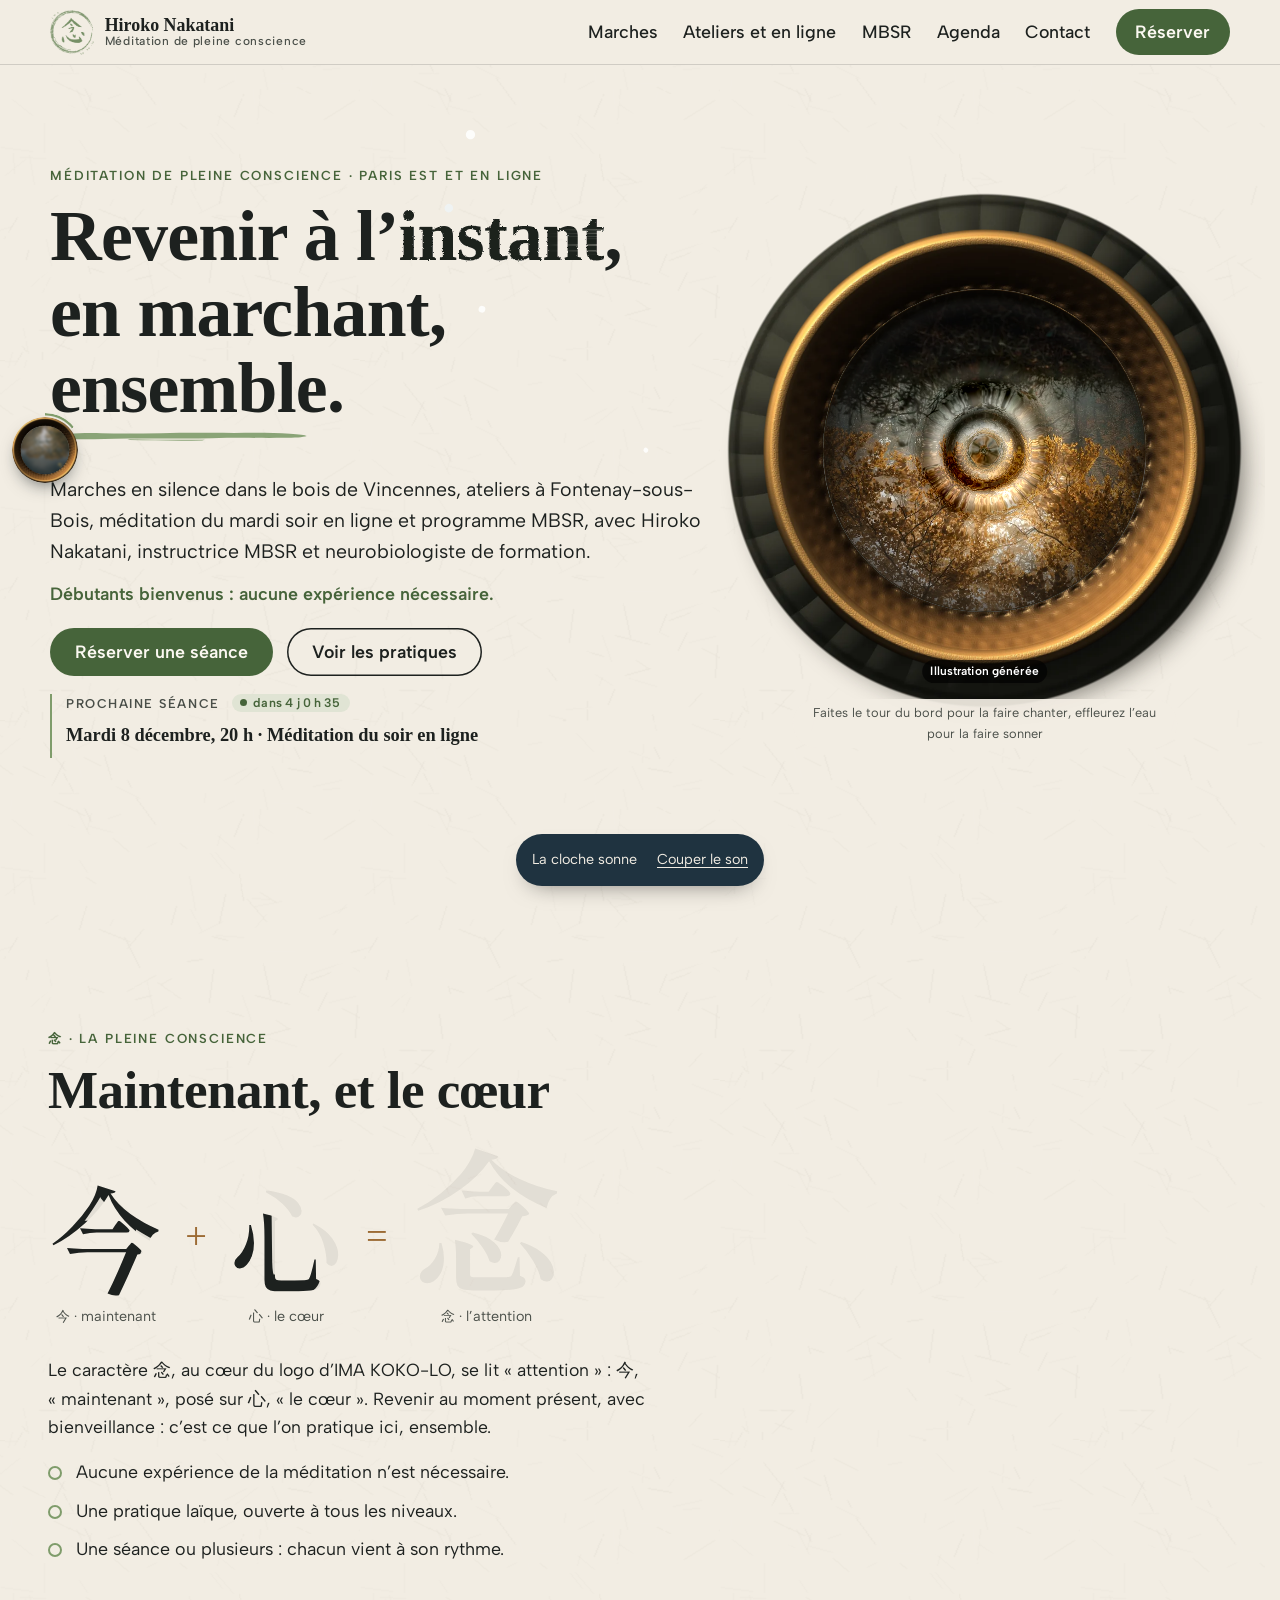
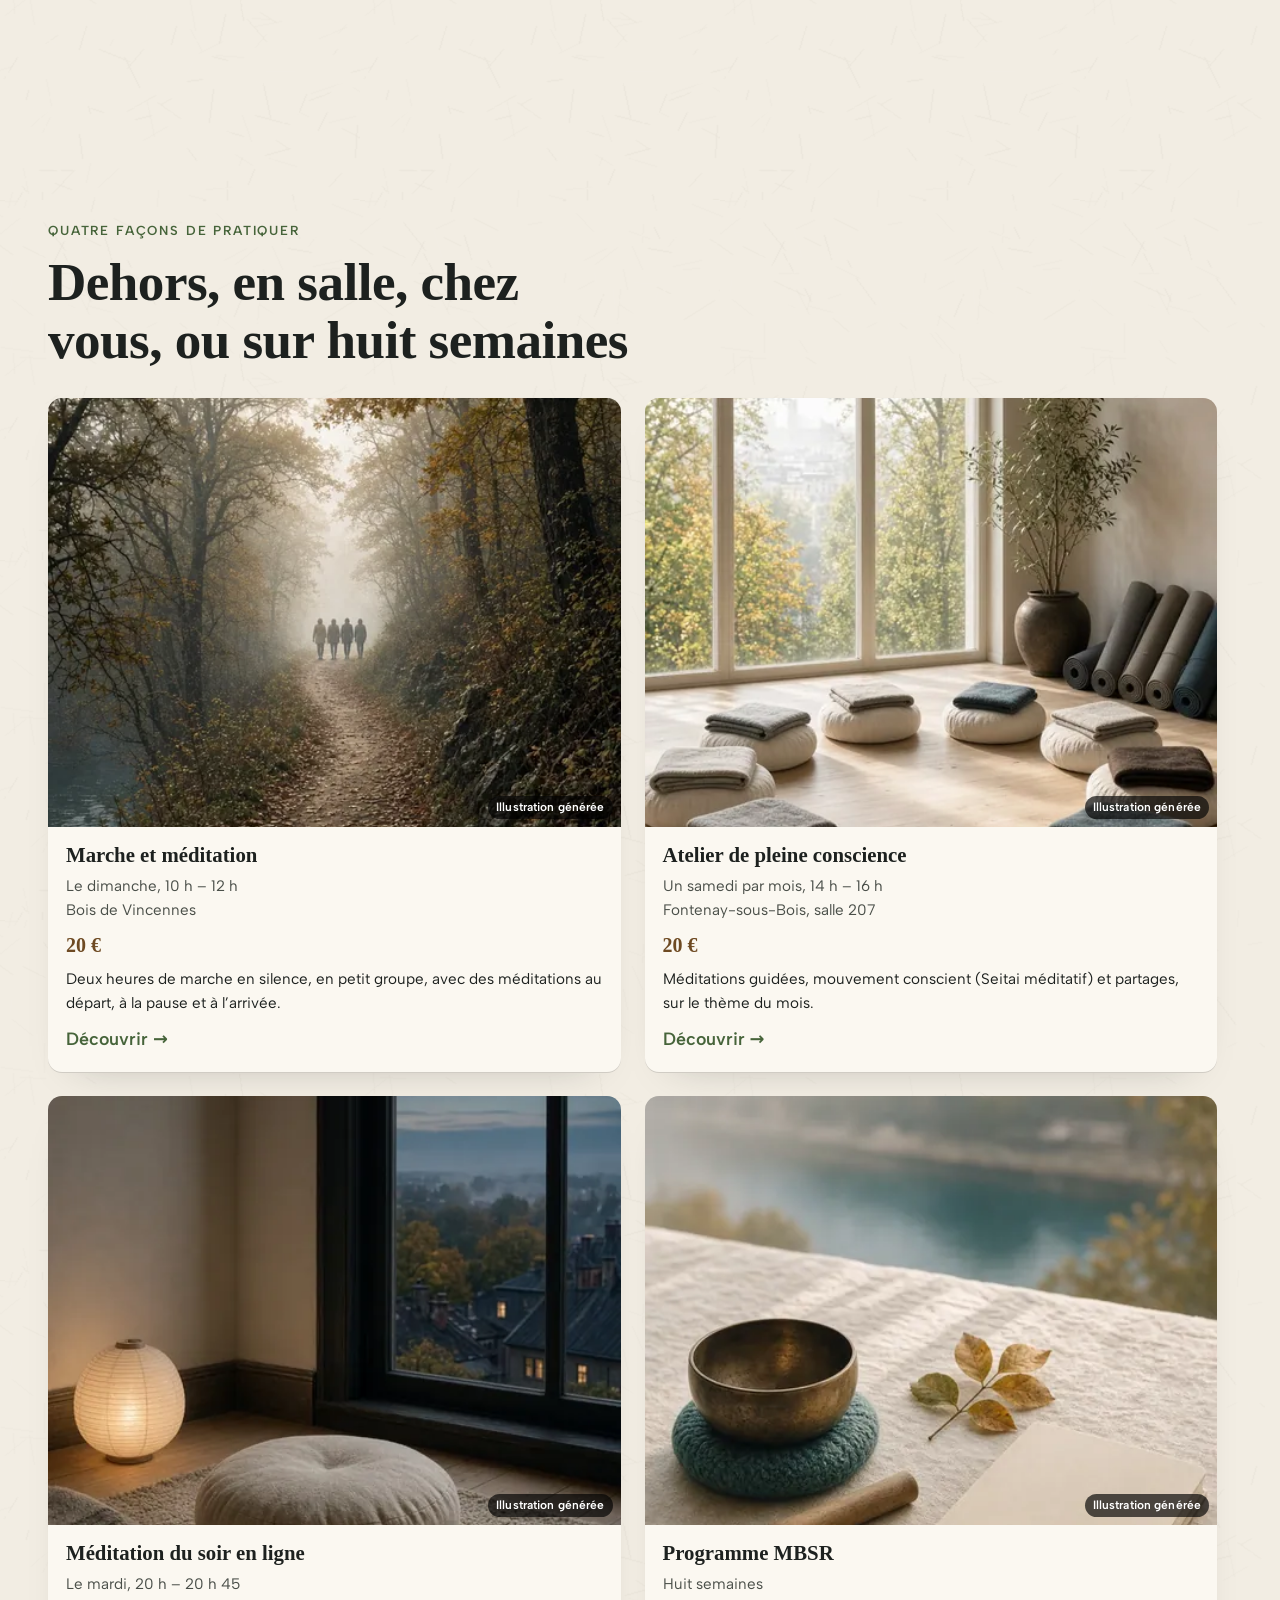
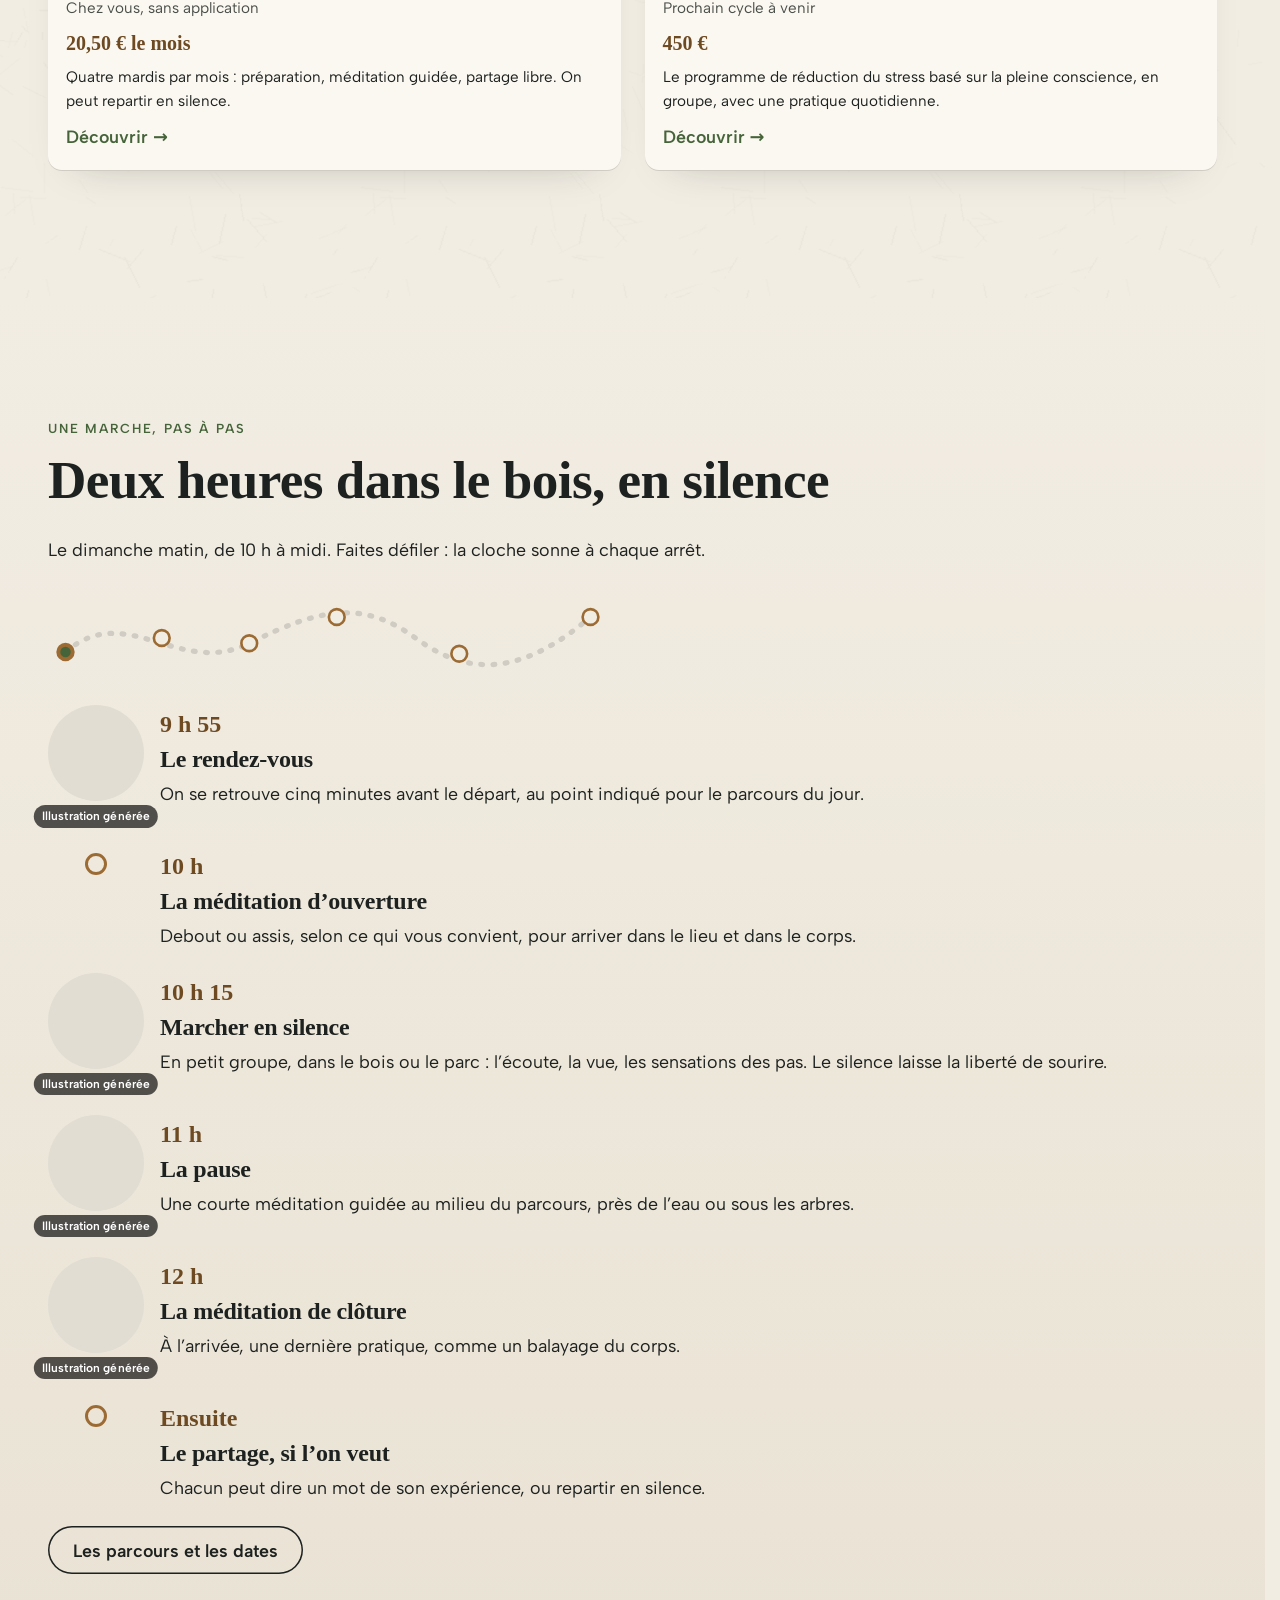
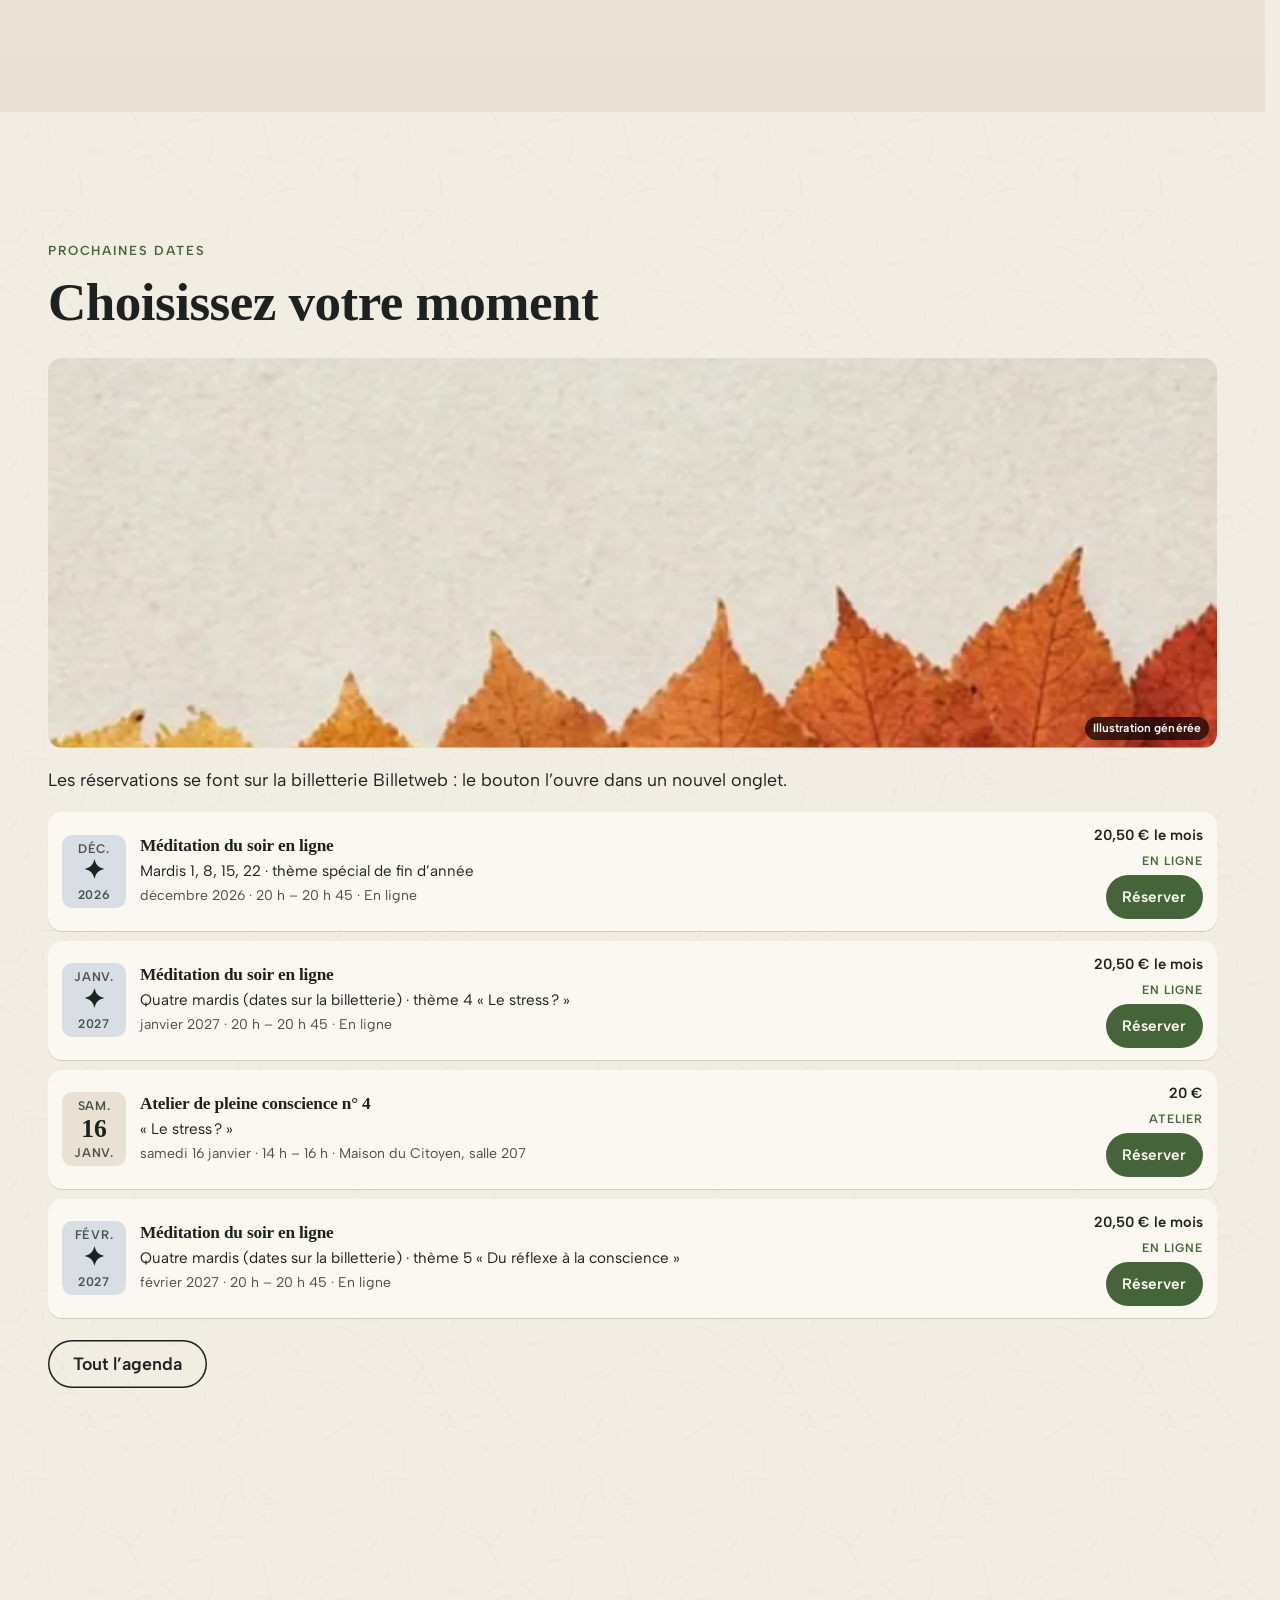
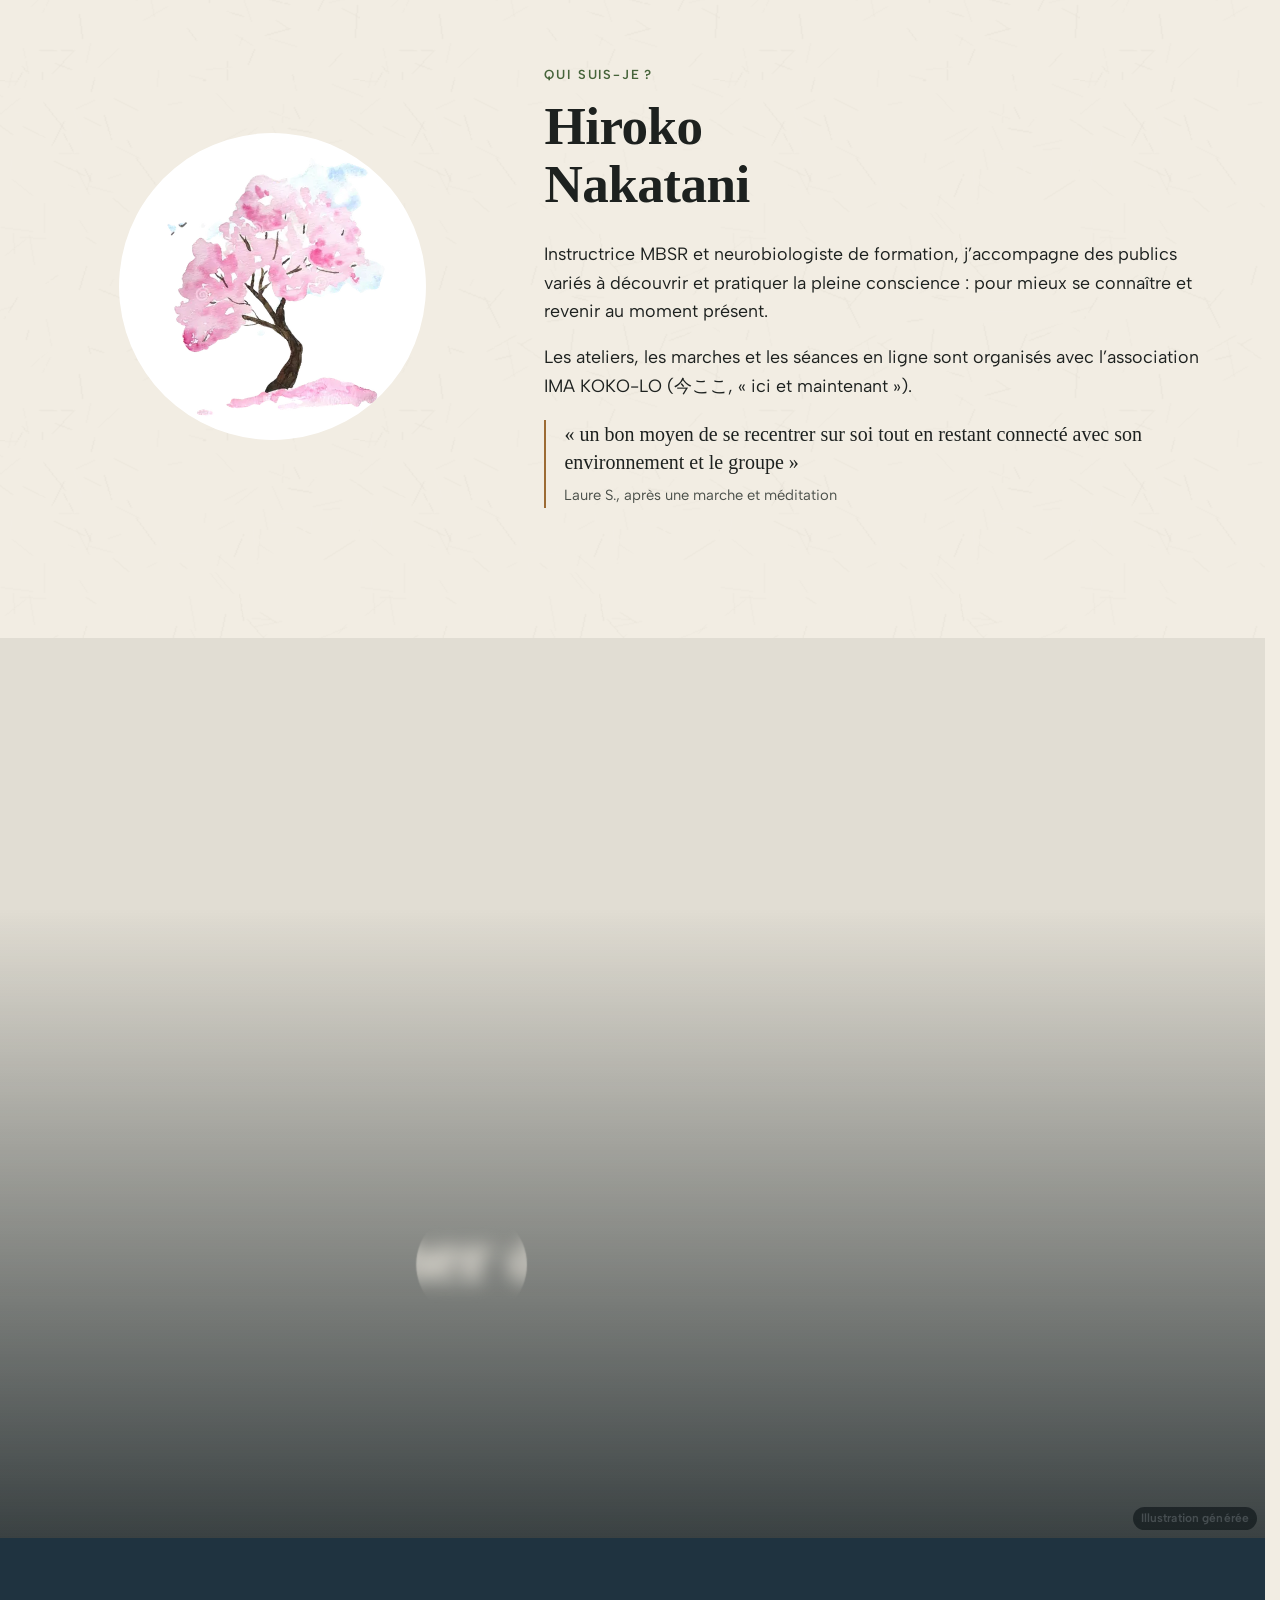
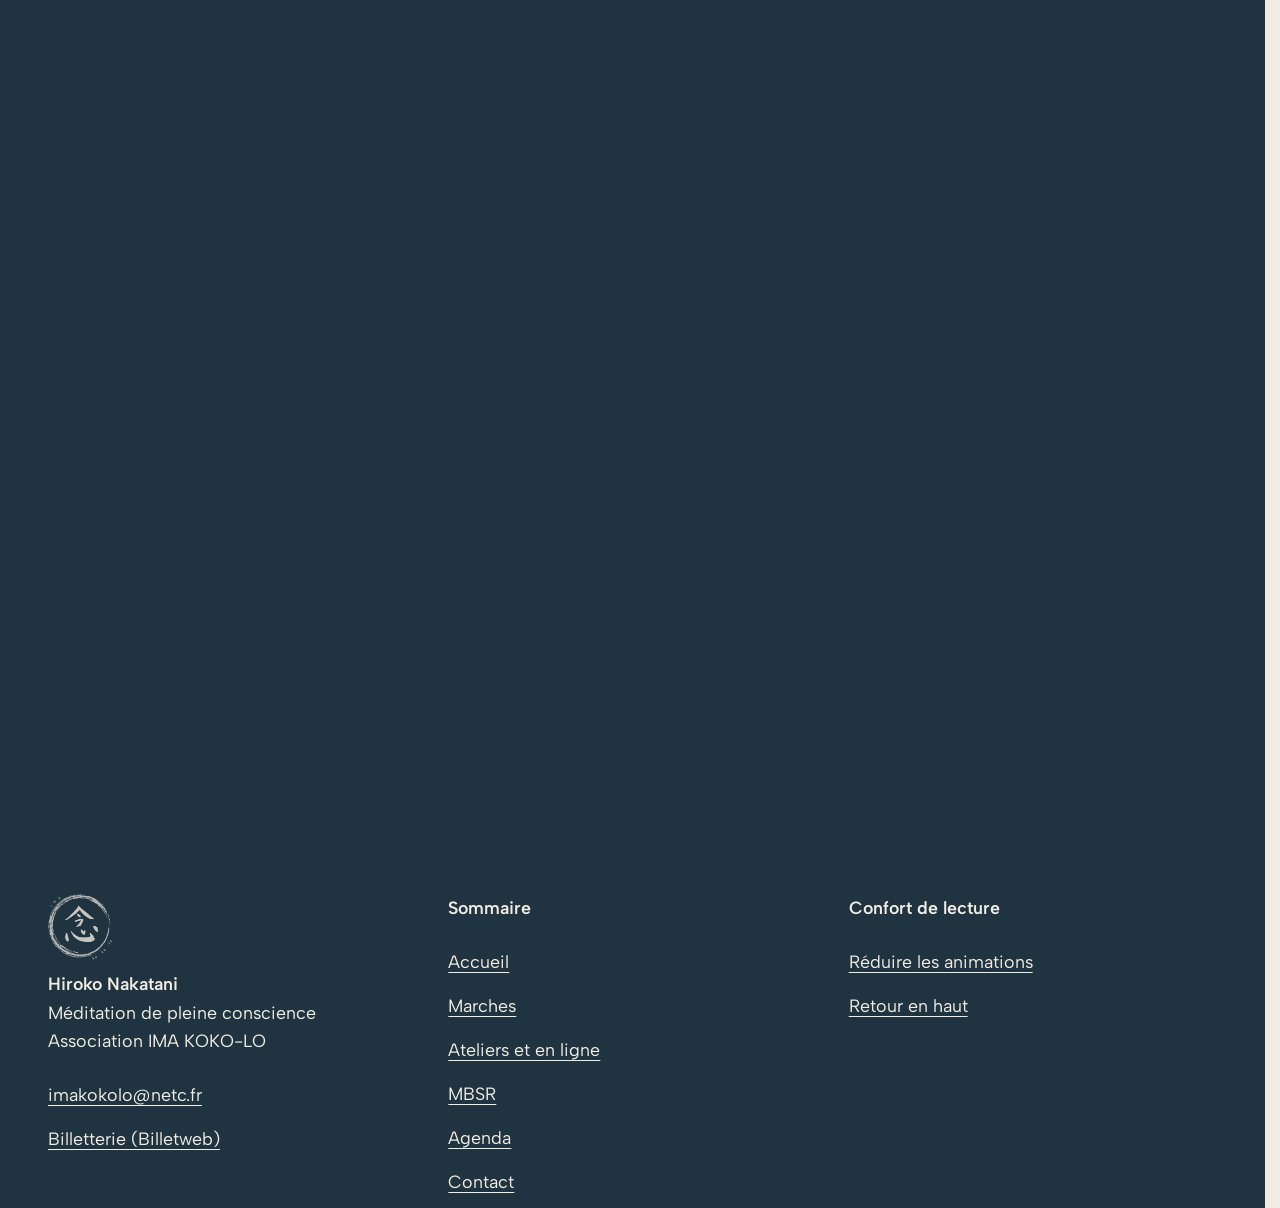
<file: index.html>
<!doctype html>
<html lang="fr" data-v="2" data-page="accueil">
<head>
<meta charset="utf-8">
<meta name="viewport" content="width=device-width, initial-scale=1, viewport-fit=cover">
<title>Hiroko Nakatani · Méditation de pleine conscience à Paris Est et en ligne</title>
<meta name="description" content="Marches méditatives dans le bois de Vincennes, ateliers à Fontenay-sous-Bois, méditation du soir en ligne et programme MBSR, avec Hiroko Nakatani, instructrice MBSR.">
<meta name="robots" content="noindex, nofollow">
<link rel="canonical" href="https://hiroko-nakatani-maquette.vercel.app/">
<style>:root{--fond:#f2ede3;--texte:#1d211f;--voile-fond:#1f3340;--ouverture-fond:#f2ede3;--menu-fond:#1f3340}:root { --entete-h: 72px; --barres-h: 0px; } html { background: var(--fond); color: var(--texte); scrollbar-gutter: stable; } body { margin: 0; background: var(--fond); } html.js:not(.calme):not(.secours):not([data-arrivee="retour"]) [data-anime] { opacity: 0; } html.js:not(.calme):not(.secours):not([data-arrivee="retour"]) [data-anime].vu { opacity: 1; } [data-voile] { position: fixed; inset: 0; z-index: 900; background: var(--voile-fond); transform: translateY(100%); visibility: hidden; pointer-events: none; } html[data-arrivee="voile"]:not(.voile-leve):not(.calme):not(.secours) [data-voile] { transform: none; visibility: visible; } html.calme [data-voile], html.secours [data-voile] { visibility: hidden !important; } .ouverture-panneau { position: fixed; inset: 0; z-index: 850; display: none; place-content: center; justify-items: center; background: var(--ouverture-fond, var(--voile-fond)); color: var(--fond); text-align: center; } html.js[data-arrivee="intro"]:not(.calme):not(.secours):not(.intro-finie) .ouverture-panneau { display: grid; } html.defilement-bloque, html.defilement-bloque body, html.js[data-arrivee="intro"]:not(.calme):not(.secours):not(.intro-finie), html.js[data-arrivee="intro"]:not(.calme):not(.secours):not(.intro-finie) body, html[data-arrivee="voile"]:not(.voile-leve):not(.calme):not(.secours), html[data-arrivee="voile"]:not(.voile-leve):not(.calme):not(.secours) body { overflow: hidden; } html.js[data-arrivee="intro"]:not(.calme):not(.secours):not(.intro-finie) { background-color: var(--ouverture-fond, var(--voile-fond)); } html[data-arrivee="voile"]:not(.voile-leve):not(.calme):not(.secours) { background-color: var(--voile-fond); }</style>
<script>(function () {
var d = document.documentElement, ss = null, ls = null;
try { ss = window.sessionStorage; ls = window.localStorage; } catch (e) {}
d.classList.add('js');
var calme = false;
try { calme = !!ls && ls.getItem('socle:calme') === 'oui'; } catch (e) {}
if (!calme && window.matchMedia && matchMedia('(prefers-reduced-motion: reduce)').matches) calme = true;
if (calme) d.classList.add('calme');
var nav = performance.getEntriesByType ? performance.getEntriesByType('navigation')[0] : null;
var type = nav ? nav.type : 'navigate';
var depart = null;
try { depart = JSON.parse(ss.getItem('socle:depart') || 'null'); ss.removeItem('socle:depart'); } catch (e) {}
if (depart && !(Date.now() - depart.t < 15000)) depart = null;
var retourSection = false;
try { retourSection = !!ss.getItem('socle:calme-retour'); } catch (e) {}
var mode = type === 'back_forward' || retourSection ? 'retour' : type === 'reload' ? 'intro' : depart ? 'voile' : 'intro';
d.setAttribute('data-arrivee', mode);
if (mode === 'voile' && depart.couleur) d.style.setProperty('--voile-fond', depart.couleur);
if (type === 'reload' && 'scrollRestoration' in history) {
if (!retourSection) history.scrollRestoration = 'manual';
}
try {
var choisie = ls && ls.getItem('socle:langue');
var langue = (d.lang || '').slice(0, 2);
if (choisie && choisie !== langue && type === 'navigate' && !depart) {
var alt = document.querySelector('link[rel="alternate"][hreflang="' + choisie + '"]');
if (alt) location.replace(new URL(alt.href).pathname + location.search + location.hash);
}
} catch (e) {}
setTimeout(function () { if (!d.classList.contains('demarre')) d.classList.add('secours'); }, 2000);
})();</script>
<script>(function(){var d=document.documentElement;if(!d.classList.contains('calme')&&matchMedia('(min-width: 1000px) and (min-height: 560px)').matches)d.classList.add('cloche-fixe');})();</script>
<link rel="preload" href="/assets/fonts/shippori-mincho-latin-500-normal.woff2" as="font" type="font/woff2" crossorigin>
<link rel="stylesheet" href="/assets/css/socle.css?v=2">
<link rel="stylesheet" href="/assets/css/site.css?v=2">
<link rel="modulepreload" href="/assets/js/site.js?v=2">
<link rel="modulepreload" href="/assets/js/socle/index.js?v=2">
<script src="/assets/vendor/gsap.min.js" defer></script>
<script src="/assets/vendor/ScrollTrigger.min.js" defer></script>
<script src="/assets/vendor/SplitText.min.js" defer></script>
<script type="module" src="/assets/js/site.js?v=2"></script>
<meta name="theme-color" content="#f2ede3">
<link rel="icon" href="/assets/images/favicon.png" type="image/png">
<link rel="apple-touch-icon" href="/assets/images/apple-touch-icon.png">
<meta property="og:type" content="website">
<meta property="og:site_name" content="Hiroko Nakatani">
<meta property="og:locale" content="fr_FR">
<meta property="og:title" content="Hiroko Nakatani · Méditation de pleine conscience à Paris Est et en ligne">
<meta property="og:description" content="Marches méditatives dans le bois de Vincennes, ateliers à Fontenay-sous-Bois, méditation du soir en ligne et programme MBSR, avec Hiroko Nakatani, instructrice MBSR.">
<meta property="og:url" content="https://hiroko-nakatani-maquette.vercel.app/">
<meta property="og:image" content="https://hiroko-nakatani-maquette.vercel.app/assets/partage/accueil-fr.jpg">
<meta property="og:image:width" content="1200">
<meta property="og:image:height" content="630">
<meta property="og:image:alt" content="La cloche de méditation et le reflet du bois d’automne">
<meta name="twitter:card" content="summary_large_image">
<script type="application/ld+json">{"@context":"https://schema.org","@type":"Organization","name":"Hiroko Nakatani — Méditation de pleine conscience","url":"https://hiroko-nakatani-maquette.vercel.app/","email":"imakokolo@netc.fr","description":"Marches méditatives dans le bois de Vincennes, ateliers de pleine conscience à Fontenay-sous-Bois, méditation du soir en ligne et programme MBSR, avec Hiroko Nakatani, instructrice MBSR.","areaServed":"Paris et Val-de-Marne","founder":{"@type":"Person","name":"Hiroko Nakatani","jobTitle":"Instructrice MBSR"}}</script>
</head>
<body id="haut">
<div data-voile data-forme="onde" data-grille="voile" aria-hidden="true"><div class="voile-contenu"><img src="/assets/images/logo-imakokolo-clair.png" alt="" width="64" height="66"><span data-voile-libelle>Accueil</span></div></div>
<div class="ouverture-panneau" data-ouverture aria-hidden="true">
  <div class="ouverture-logo" data-ouverture-objet>
    <img class="ouverture-enso" src="/assets/images/logo-imakokolo.png" alt="" width="256" height="262">
    <img class="ouverture-kanji" src="/assets/images/logo-imakokolo.png" alt="" width="256" height="262">
  </div>
  <p class="ouverture-nom">Hiroko Nakatani</p>
  <p class="ouverture-ligne">Méditation de pleine conscience</p>
</div>
<a class="evitement" href="#contenu">Aller au contenu</a>
<header data-entete>
  <div class="entete-rangee">
    <a class="entete-logo" href="/" data-libelle="Accueil" aria-current="page">
      <img src="/assets/images/logo-imakokolo.png" alt="" width="44" height="45"><span class="entete-nom"><span>Hiroko Nakatani</span><small>Méditation de pleine conscience</small></span>
    </a>
    <nav data-nav aria-label="Navigation principale">
      <ul><li><a href="/marches" data-libelle="Marches">Marches</a></li><li><a href="/ateliers" data-libelle="Ateliers et en ligne">Ateliers et en ligne</a></li><li><a href="/mbsr" data-libelle="MBSR">MBSR</a></li><li><a href="/agenda" data-libelle="Agenda">Agenda</a></li><li><a href="/contact" data-libelle="Contact">Contact</a></li></ul>
    </nav>
    <div class="entete-actions">
      <a class="bouton" href="/agenda" data-libelle="Agenda">Réserver</a>
      <button type="button" data-menu-bouton aria-controls="menu" aria-expanded="false" data-libelle-ouvrir="Menu" data-libelle-fermer="Fermer"><span data-libelle-bouton>Menu</span></button>
      <a class="menu-sansjs" href="#menu" data-menu-lien>Menu</a>
    </div>
  </div>
</header>
<script>/* Avant le premier affichage : rangées de la navigation (même règle que ajusterNav dans assets/js/socle/entete.js)
   et hauteur réelle de l'en-tête, pour que rien ne saute quand le JavaScript du site prend la main. */
(function () {
  var h = document.documentElement, u = document.querySelector('[data-nav] ul'), e = document.querySelector('[data-entete]');
  if (u) {
    var deborde = function () { return u.scrollWidth > u.clientWidth + 1; }, c = deborde();
    if (c && window.matchMedia('(min-width: 900px)').matches) {
      h.classList.add('nav-deux-rangees'); c = deborde();
      if (c) { h.classList.add('nav-deux-lignes'); var a = u.querySelector('a'); c = !a || u.getBoundingClientRect().height > a.getBoundingClientRect().height * 2.5; }
      if (c) h.classList.remove('nav-deux-rangees', 'nav-deux-lignes');
    }
    if (c) h.classList.add('nav-compacte');
  }
  if (e) h.style.setProperty('--entete-h', Math.round(e.getBoundingClientRect().height) + 'px');
})();</script>
<span id="menu-ferme" aria-hidden="true"></span>
<div id="menu" data-menu role="dialog" aria-modal="true" aria-label="Menu">
  <p class="menu-sansjs-fermer"><a href="#menu-ferme">Fermer</a></p>
  <ul><li style="--i:0"><a href="/" class="menu-lien" data-libelle="Accueil" aria-current="page">Accueil</a></li><li style="--i:1"><a href="/marches" class="menu-lien" data-libelle="Marches">Marches</a></li><li style="--i:2"><a href="/ateliers" class="menu-lien" data-libelle="Ateliers et en ligne">Ateliers et en ligne</a></li><li style="--i:3"><a href="/mbsr" class="menu-lien" data-libelle="MBSR">MBSR</a></li><li style="--i:4"><a href="/agenda" class="menu-lien" data-libelle="Agenda">Agenda</a></li><li style="--i:5"><a href="/contact" class="menu-lien" data-libelle="Contact">Contact</a></li></ul>
  <p class="menu-actions"><a class="bouton" href="/agenda" data-libelle="Agenda">Réserver une séance</a> <a class="bouton bouton--contour" href="mailto:imakokolo@netc.fr">imakokolo@netc.fr</a></p>
  <p><button type="button" class="lien" data-calme-bascule data-libelle-reduire="Réduire les animations" data-libelle-retablir="Rétablir les animations" data-libelle-systeme="Animations réduites par le réglage de votre appareil"><span data-libelle-bouton>Réduire les animations</span></button></p>
</div>
<main id="contenu" tabindex="-1">
<section class="accueil-ouverture duo" id="debut" data-eau="grok/eau-bois">
  <canvas class="saison" data-saison aria-hidden="true" data-audit-ignorer></canvas>
  <div class="duo-texte">
    <p class="surtitre" data-anime="gsap">Méditation de pleine conscience · Paris Est et en ligne</p>
    <h1 class="titre-pinceau" data-anime="gsap" data-grille="typo">Revenir à <span class="insecable">l’<em class="mot-encre">instant</em>,</span> en marchant, ensemble.</h1>
    <p class="intro" data-anime="gsap">Marches en silence dans le bois de Vincennes, ateliers à Fontenay-sous-Bois, méditation du mardi soir en ligne et programme MBSR, avec Hiroko Nakatani, instructrice MBSR et neurobiologiste de formation.</p>
    <p class="pour-qui" data-anime="gsap">Débutants bienvenus : aucune expérience nécessaire.</p>
    <p class="actions" data-anime="gsap">
      <a href="/agenda" class="bouton" data-libelle="Agenda" data-action-principale data-survol="magnetique">Réserver une séance</a>
      <a class="bouton bouton--contour" href="#pratiques">Voir les pratiques</a>
    </p>
    <p class="prochaine" data-info-cle data-anime="gsap"><span>Prochaine séance <span class="compte" data-compte="29915760" data-compte-fin="29915805" aria-hidden="true">dans <b data-u="j">6</b> j <b data-u="h">22</b> h <b data-u="m">42</b></span></span> <a href="/agenda" data-libelle="Agenda" data-prochaine>Mardi 17 novembre, 20 h · Méditation du soir en ligne</a></p>
  </div>
  <div class="cloche" data-cloche data-grille="manipuler fil" data-effet="cloche" data-superpose>
    <span class="cloche-coussin" aria-hidden="true"></span>
    <span class="cloche-bol" aria-hidden="true"></span>
    <div class="cloche-eau" data-iris-centre="disque">
      <figure class="media cloche-repli" data-grok style="--cadrage:50% 50%">
  <picture>
    <img src="/assets/images/grok/eau-bois-1024.webp" srcset="/assets/images/grok/eau-bois-640.webp 640w, /assets/images/grok/eau-bois-1024.webp 1024w" sizes="(max-width: 999px) 70vw, 36vw" alt="La cloche de méditation et le reflet du bois d’automne" width="1024" height="1024" fetchpriority="high" loading="eager" decoding="async">
  </picture><figcaption class="mention-ia">Illustration générée</figcaption>
</figure>
      <canvas class="cloche-canvas" aria-hidden="true"></canvas>
    </div>
    <button class="cloche-frapper" type="button" aria-label="Cloche de méditation : la faire sonner"></button>
    <p class="cloche-consigne" data-anime="gsap"><span class="si-souris">Faites le tour du bord pour la faire chanter, effleurez l’eau pour la faire sonner</span><span class="si-tactile">Effleurez l’eau pour la faire sonner, glissez le long du bord pour la faire chanter</span></p>
  </div>
</section>
<section class="nen duo" id="nen" data-eau="grok/eau-matin">
  <div class="duo-texte">
    <p class="surtitre" data-anime>念 · la pleine conscience</p>
    <h2 data-anime="lignes">Maintenant, et le cœur</h2>
    <div class="nen-kanji" data-kanji data-effet="kanji-pinceau" data-visuel role="img" aria-label="今 · maintenant + 心 · le cœur = 念">
      <figure class="kanji"><svg class="kanji-svg" viewBox="0 -880 1000 1000" aria-hidden="true" focusable="false">
  <defs><mask id="m-ima" maskUnits="userSpaceOnUse" x="-100" y="-200" width="1200" height="1200"><path class="kanji-trait" data-trait="0" d="M420 860 C 340 700 200 520 40 320" pathLength="1" fill="none" stroke="#fff" stroke-width="150" stroke-linecap="round" stroke-linejoin="round"/><path class="kanji-trait" data-trait="1" d="M520 800 C 650 640 780 560 920 480" pathLength="1" fill="none" stroke="#fff" stroke-width="150" stroke-linecap="round" stroke-linejoin="round"/><path class="kanji-trait" data-trait="2" d="M275 485 L 690 485" pathLength="1" fill="none" stroke="#fff" stroke-width="150" stroke-linecap="round" stroke-linejoin="round"/><path class="kanji-trait" data-trait="3" d="M170 320 L 740 320 L 560 -80" pathLength="1" fill="none" stroke="#fff" stroke-width="150" stroke-linecap="round" stroke-linejoin="round"/></mask></defs>
  <g transform="scale(1,-1)"><path class="kanji-ombre" d="M47 348 39 361Q123 418 210.0 508.5Q297 599 360 694Q419 782 431 866L586 818Q585 809 574.5 804.0Q564 799 543 797Q605 699 715.5 619.5Q826 540 960 483L958 468Q930 462 909.5 438.5Q889 415 882 387Q760 460 665.5 562.0Q571 664 526 784Q456 662 321.5 540.0Q187 418 47 348ZM422 458Q365 457 304 444L278 495Q333 489 411 487H560L584 523Q589 530 595.5 540.0Q602 550 606.5 555.0Q611 560 615 560Q621 560 644.0 541.5Q667 523 687.5 502.0Q708 481 708 474Q705 458 682 458ZM341 287Q270 286 191 273L165 324Q220 318 298 316H679L700 342Q705 347 714.0 358.0Q723 369 729 369Q735 369 758.0 350.5Q781 332 801.5 311.5Q822 291 822 284Q810 272 776 267Q748 201 701.0 97.5Q654 -6 616 -85Q598 -89 588 -89Q556 -89 517 -71Q590 73 678 287Z"/><path class="kanji-encre" d="M47 348 39 361Q123 418 210.0 508.5Q297 599 360 694Q419 782 431 866L586 818Q585 809 574.5 804.0Q564 799 543 797Q605 699 715.5 619.5Q826 540 960 483L958 468Q930 462 909.5 438.5Q889 415 882 387Q760 460 665.5 562.0Q571 664 526 784Q456 662 321.5 540.0Q187 418 47 348ZM422 458Q365 457 304 444L278 495Q333 489 411 487H560L584 523Q589 530 595.5 540.0Q602 550 606.5 555.0Q611 560 615 560Q621 560 644.0 541.5Q667 523 687.5 502.0Q708 481 708 474Q705 458 682 458ZM341 287Q270 286 191 273L165 324Q220 318 298 316H679L700 342Q705 347 714.0 358.0Q723 369 729 369Q735 369 758.0 350.5Q781 332 801.5 311.5Q822 291 822 284Q810 272 776 267Q748 201 701.0 97.5Q654 -6 616 -85Q598 -89 588 -89Q556 -89 517 -71Q590 73 678 287Z" mask="url(#m-ima)"/></g>
</svg><figcaption aria-hidden="true">今 · maintenant</figcaption></figure>
      <span class="kanji-signe" aria-hidden="true">+</span>
      <figure class="kanji"><svg class="kanji-svg" viewBox="0 -880 1000 1000" aria-hidden="true" focusable="false">
  <defs><mask id="m-kokoro" maskUnits="userSpaceOnUse" x="-100" y="-200" width="1200" height="1200"><path class="kanji-trait" data-trait="0" d="M180 520 C 175 400 150 280 80 190" pathLength="1" fill="none" stroke="#fff" stroke-width="150" stroke-linecap="round" stroke-linejoin="round"/><path class="kanji-trait" data-trait="1" d="M295 610 L 300 200 C 305 40 330 20 400 20 L 680 20 C 720 20 735 120 740 230" pathLength="1" fill="none" stroke="#fff" stroke-width="150" stroke-linecap="round" stroke-linejoin="round"/><path class="kanji-trait" data-trait="2" d="M320 815 C 420 770 520 700 600 620" pathLength="1" fill="none" stroke="#fff" stroke-width="150" stroke-linecap="round" stroke-linejoin="round"/><path class="kanji-trait" data-trait="3" d="M720 530 C 820 430 880 330 900 200" pathLength="1" fill="none" stroke="#fff" stroke-width="150" stroke-linecap="round" stroke-linejoin="round"/></mask></defs>
  <g transform="scale(1,-1)"><path class="kanji-ombre" d="M325 823Q433 811 501.5 781.5Q570 752 600.0 716.0Q630 680 630 646Q630 622 616.0 606.0Q602 590 581 590Q564 590 548 600Q524 649 464.0 707.5Q404 766 320 809L322 816ZM308 418Q308 544 295 623Q368 605 396.0 594.5Q424 584 424 577Q424 574 416 568L399 557V74Q399 56 410.0 49.5Q421 43 453 43H568Q645 43 670 46Q681 47 687.5 50.5Q694 54 698 63Q713 92 742 225H753L756 56Q778 47 786.0 38.0Q794 29 794 14Q794 -11 775.0 -25.0Q756 -39 706.0 -45.5Q656 -52 561 -52H439Q387 -52 359.0 -43.5Q331 -35 319.5 -14.0Q308 7 308 48ZM733 536Q845 479 896.5 406.0Q948 333 948 266Q948 224 931.0 196.5Q914 169 890 169Q867 169 847 195Q847 277 818.0 369.0Q789 461 726 526ZM190 525Q217 441 217 367Q217 303 199.0 254.5Q181 206 154 178Q126 147 94 147Q69 147 56 166Q47 178 47 194Q47 221 73 244Q117 279 147.5 356.5Q178 434 176 525Z"/><path class="kanji-encre" d="M325 823Q433 811 501.5 781.5Q570 752 600.0 716.0Q630 680 630 646Q630 622 616.0 606.0Q602 590 581 590Q564 590 548 600Q524 649 464.0 707.5Q404 766 320 809L322 816ZM308 418Q308 544 295 623Q368 605 396.0 594.5Q424 584 424 577Q424 574 416 568L399 557V74Q399 56 410.0 49.5Q421 43 453 43H568Q645 43 670 46Q681 47 687.5 50.5Q694 54 698 63Q713 92 742 225H753L756 56Q778 47 786.0 38.0Q794 29 794 14Q794 -11 775.0 -25.0Q756 -39 706.0 -45.5Q656 -52 561 -52H439Q387 -52 359.0 -43.5Q331 -35 319.5 -14.0Q308 7 308 48ZM733 536Q845 479 896.5 406.0Q948 333 948 266Q948 224 931.0 196.5Q914 169 890 169Q867 169 847 195Q847 277 818.0 369.0Q789 461 726 526ZM190 525Q217 441 217 367Q217 303 199.0 254.5Q181 206 154 178Q126 147 94 147Q69 147 56 166Q47 178 47 194Q47 221 73 244Q117 279 147.5 356.5Q178 434 176 525Z" mask="url(#m-kokoro)"/></g>
</svg><figcaption aria-hidden="true">心 · le cœur</figcaption></figure>
      <span class="kanji-signe" aria-hidden="true">=</span>
      <figure class="kanji kanji--nen"><svg class="kanji-svg" viewBox="0 -880 1000 1000" aria-hidden="true" focusable="false">
  <defs><mask id="m-nen" maskUnits="userSpaceOnUse" x="-100" y="-200" width="1200" height="1200"><path class="kanji-trait" data-trait="0" d="M455 850 C 400 760 300 620 50 470" pathLength="1" fill="none" stroke="#fff" stroke-width="150" stroke-linecap="round" stroke-linejoin="round"/><path class="kanji-trait" data-trait="1" d="M510 790 C 600 690 720 590 915 500" pathLength="1" fill="none" stroke="#fff" stroke-width="150" stroke-linecap="round" stroke-linejoin="round"/><path class="kanji-trait" data-trait="2" d="M330 578 L 640 578" pathLength="1" fill="none" stroke="#fff" stroke-width="150" stroke-linecap="round" stroke-linejoin="round"/><path class="kanji-trait" data-trait="3" d="M200 470 L 690 470 L 560 255" pathLength="1" fill="none" stroke="#fff" stroke-width="150" stroke-linecap="round" stroke-linejoin="round"/><path class="kanji-trait" data-trait="4" d="M195 248 C 200 170 160 70 75 15" pathLength="1" fill="none" stroke="#fff" stroke-width="150" stroke-linecap="round" stroke-linejoin="round"/><path class="kanji-trait" data-trait="5" d="M300 262 L 300 40 C 305 -30 330 -40 380 -40 L 640 -40 C 680 -40 690 20 700 150" pathLength="1" fill="none" stroke="#fff" stroke-width="150" stroke-linecap="round" stroke-linejoin="round"/><path class="kanji-trait" data-trait="6" d="M420 322 C 480 290 535 230 545 150" pathLength="1" fill="none" stroke="#fff" stroke-width="150" stroke-linecap="round" stroke-linejoin="round"/><path class="kanji-trait" data-trait="7" d="M700 252 C 790 200 860 120 880 40" pathLength="1" fill="none" stroke="#fff" stroke-width="150" stroke-linecap="round" stroke-linejoin="round"/></mask></defs>
  <g transform="scale(1,-1)"><path class="kanji-ombre" d="M958 585 956 570Q928 560 912.0 534.5Q896 509 890 477Q764 525 667.5 602.5Q571 680 515 781Q449 685 324.0 594.5Q199 504 53 458L48 472Q128 513 201.5 572.5Q275 632 333 699Q365 737 389.5 780.5Q414 824 424 864L574 813Q572 803 562.0 798.0Q552 793 530 791Q601 719 714.0 665.0Q827 611 958 585ZM442 553Q402 552 360 539L335 590Q385 584 455 582H512L535 613Q538 617 545.0 626.5Q552 636 556.5 640.5Q561 645 565 645Q571 645 593.5 629.0Q616 613 635.0 594.5Q654 576 654 569Q650 553 629 553ZM663 494Q667 498 675.5 508.0Q684 518 690 518Q696 518 717.5 501.0Q739 484 757.5 464.5Q776 445 776 438Q766 426 731 423Q701 361 639 256Q629 253 616 253Q587 253 548 272Q592 344 639 441H379Q308 440 229 427L202 478Q257 472 335 470H643ZM409 317Q504 294 549.0 252.0Q594 210 594 169Q594 147 582.0 132.5Q570 118 551 118Q537 118 518 129Q506 172 471.5 221.5Q437 271 399 309ZM300 144Q300 222 292 269Q360 252 386.0 242.0Q412 232 412 225Q412 222 405 217L391 208V43Q391 32 398.5 28.5Q406 25 433 25H543Q625 25 638 27Q649 28 654.0 30.5Q659 33 663 40Q674 58 702 155H713L716 36Q736 29 744.0 20.0Q752 11 752 -3Q752 -25 734.0 -37.0Q716 -49 669.5 -54.5Q623 -60 535 -60H416Q367 -60 342.5 -53.0Q318 -46 309.0 -28.5Q300 -11 300 24ZM725 255Q800 230 847.5 195.0Q895 160 916.0 124.0Q937 88 937 56Q937 30 924.0 13.5Q911 -3 891 -3Q871 -3 851 13Q840 69 801.0 133.5Q762 198 715 247ZM205 248Q221 194 221 149Q221 95 202.0 56.5Q183 18 154 0Q134 -14 111 -14Q92 -14 78.0 -2.5Q64 9 64 30Q64 46 73.5 59.5Q83 73 99 82Q135 102 163.0 148.0Q191 194 191 248Z"/><path class="kanji-encre" d="M958 585 956 570Q928 560 912.0 534.5Q896 509 890 477Q764 525 667.5 602.5Q571 680 515 781Q449 685 324.0 594.5Q199 504 53 458L48 472Q128 513 201.5 572.5Q275 632 333 699Q365 737 389.5 780.5Q414 824 424 864L574 813Q572 803 562.0 798.0Q552 793 530 791Q601 719 714.0 665.0Q827 611 958 585ZM442 553Q402 552 360 539L335 590Q385 584 455 582H512L535 613Q538 617 545.0 626.5Q552 636 556.5 640.5Q561 645 565 645Q571 645 593.5 629.0Q616 613 635.0 594.5Q654 576 654 569Q650 553 629 553ZM663 494Q667 498 675.5 508.0Q684 518 690 518Q696 518 717.5 501.0Q739 484 757.5 464.5Q776 445 776 438Q766 426 731 423Q701 361 639 256Q629 253 616 253Q587 253 548 272Q592 344 639 441H379Q308 440 229 427L202 478Q257 472 335 470H643ZM409 317Q504 294 549.0 252.0Q594 210 594 169Q594 147 582.0 132.5Q570 118 551 118Q537 118 518 129Q506 172 471.5 221.5Q437 271 399 309ZM300 144Q300 222 292 269Q360 252 386.0 242.0Q412 232 412 225Q412 222 405 217L391 208V43Q391 32 398.5 28.5Q406 25 433 25H543Q625 25 638 27Q649 28 654.0 30.5Q659 33 663 40Q674 58 702 155H713L716 36Q736 29 744.0 20.0Q752 11 752 -3Q752 -25 734.0 -37.0Q716 -49 669.5 -54.5Q623 -60 535 -60H416Q367 -60 342.5 -53.0Q318 -46 309.0 -28.5Q300 -11 300 24ZM725 255Q800 230 847.5 195.0Q895 160 916.0 124.0Q937 88 937 56Q937 30 924.0 13.5Q911 -3 891 -3Q871 -3 851 13Q840 69 801.0 133.5Q762 198 715 247ZM205 248Q221 194 221 149Q221 95 202.0 56.5Q183 18 154 0Q134 -14 111 -14Q92 -14 78.0 -2.5Q64 9 64 30Q64 46 73.5 59.5Q83 73 99 82Q135 102 163.0 148.0Q191 194 191 248Z" mask="url(#m-nen)"/></g>
</svg><figcaption aria-hidden="true">念 · l’attention</figcaption></figure>
    </div>
    <p class="nen-texte" data-anime>Le caractère 念, au cœur du logo d’IMA KOKO-LO, se lit « attention » : 今, « maintenant », posé sur 心, « le cœur ». Revenir au moment présent, avec bienveillance : c’est ce que l’on pratique ici, ensemble.</p>
    <ul class="nen-points" data-anime="cascade"><li>Aucune expérience de la méditation n’est nécessaire.</li><li>Une pratique laïque, ouverte à tous les niveaux.</li><li>Une séance ou plusieurs : chacun vient à son rythme.</li></ul>
  </div>
</section>
<section class="pratiques duo" id="pratiques" data-eau="grok/eau-bois">
  <div class="duo-texte">
    <p class="surtitre" data-anime>Quatre façons de pratiquer</p>
    <h2 data-anime="lignes">Dehors, en salle, chez vous, ou sur huit semaines</h2>
    <ul class="pratiques-grille" data-anime="cascade">
      <li class="pratique" data-eau-carte="grok/eau-bois">
        <a href="/marches" class="pratique-lien" data-libelle="Marches">
          <figure class="media pratique-media" data-grok style="--cadrage:50% 50%">
  <picture>
    <img src="/assets/images/grok/carte-marche-784.webp" srcset="/assets/images/grok/carte-marche-480.webp 480w, /assets/images/grok/carte-marche-640.webp 640w, /assets/images/grok/carte-marche-784.webp 784w" sizes="(max-width: 760px) 92vw, (max-width: 999px) 45vw, 24vw" alt="" width="784" height="1175" loading="lazy" decoding="async">
  </picture><figcaption class="mention-ia">Illustration générée</figcaption>
</figure>
          <span class="pratique-corps">
            <span class="pratique-titre">Marche et méditation</span>
            <span class="pratique-meta">Le dimanche, 10 h – 12 h<br>Bois de Vincennes</span>
            <span class="pratique-prix" data-prix>20 €</span>
            <span class="pratique-texte">Deux heures de marche en silence, en petit groupe, avec des méditations au départ, à la pause et à l’arrivée.</span>
            <span class="pratique-voir">Découvrir <span aria-hidden="true">→</span></span>
          </span></a>
      </li><li class="pratique" data-eau-carte="grok/eau-salle">
        <a href="/ateliers" class="pratique-lien" data-libelle="Ateliers et en ligne">
          <figure class="media pratique-media" data-grok style="--cadrage:50% 50%">
  <picture>
    <img src="/assets/images/grok/carte-atelier-784.webp" srcset="/assets/images/grok/carte-atelier-480.webp 480w, /assets/images/grok/carte-atelier-640.webp 640w, /assets/images/grok/carte-atelier-784.webp 784w" sizes="(max-width: 760px) 92vw, (max-width: 999px) 45vw, 24vw" alt="" width="784" height="1175" loading="lazy" decoding="async">
  </picture><figcaption class="mention-ia">Illustration générée</figcaption>
</figure>
          <span class="pratique-corps">
            <span class="pratique-titre">Atelier de pleine conscience</span>
            <span class="pratique-meta">Un samedi par mois, 14 h – 16 h<br>Fontenay-sous-Bois, salle 207</span>
            <span class="pratique-prix" data-prix>20 €</span>
            <span class="pratique-texte">Méditations guidées, mouvement conscient (Seitai méditatif) et partages, sur le thème du mois.</span>
            <span class="pratique-voir">Découvrir <span aria-hidden="true">→</span></span>
          </span></a>
      </li><li class="pratique" data-eau-carte="grok/eau-soir">
        <a href="/ateliers#en-ligne" class="pratique-lien" data-libelle="Ateliers et en ligne">
          <figure class="media pratique-media" data-grok style="--cadrage:50% 50%">
  <picture>
    <img src="/assets/images/grok/carte-en-ligne-784.webp" srcset="/assets/images/grok/carte-en-ligne-480.webp 480w, /assets/images/grok/carte-en-ligne-640.webp 640w, /assets/images/grok/carte-en-ligne-784.webp 784w" sizes="(max-width: 760px) 92vw, (max-width: 999px) 45vw, 24vw" alt="" width="784" height="1175" loading="lazy" decoding="async">
  </picture><figcaption class="mention-ia">Illustration générée</figcaption>
</figure>
          <span class="pratique-corps">
            <span class="pratique-titre">Méditation du soir en ligne</span>
            <span class="pratique-meta">Le mardi, 20 h – 20 h 45<br>Chez vous, sans application</span>
            <span class="pratique-prix" data-prix>20,50 € le mois</span>
            <span class="pratique-texte">Quatre mardis par mois : préparation, méditation guidée, partage libre. On peut repartir en silence.</span>
            <span class="pratique-voir">Découvrir <span aria-hidden="true">→</span></span>
          </span></a>
      </li><li class="pratique" data-eau-carte="grok/eau-matin">
        <a href="/mbsr" class="pratique-lien" data-libelle="MBSR">
          <figure class="media pratique-media" data-grok style="--cadrage:50% 50%">
  <picture>
    <img src="/assets/images/grok/carte-mbsr-784.webp" srcset="/assets/images/grok/carte-mbsr-480.webp 480w, /assets/images/grok/carte-mbsr-640.webp 640w, /assets/images/grok/carte-mbsr-784.webp 784w" sizes="(max-width: 760px) 92vw, (max-width: 999px) 45vw, 24vw" alt="" width="784" height="1175" loading="lazy" decoding="async">
  </picture><figcaption class="mention-ia">Illustration générée</figcaption>
</figure>
          <span class="pratique-corps">
            <span class="pratique-titre">Programme MBSR</span>
            <span class="pratique-meta">Huit semaines<br>Prochain cycle à venir</span>
            <span class="pratique-prix" data-prix>450 €</span>
            <span class="pratique-texte">Le programme de réduction du stress basé sur la pleine conscience, en groupe, avec une pratique quotidienne.</span>
            <span class="pratique-voir">Découvrir <span aria-hidden="true">→</span></span>
          </span></a>
      </li>
    </ul>
  </div>
</section>
<section class="marche-scene" id="marche" data-scene data-grille="scene" data-effet="marche-pas" data-eau="grok/pas-depart">
  <div class="marche-cadre duo" data-collant>
    <div class="duo-texte marche-texte">
      <p class="surtitre" data-anime>Une marche, pas à pas</p>
      <h2 data-anime="lignes">Deux heures dans le bois, en silence</h2>
      <p class="marche-consigne" data-anime>Le dimanche matin, de 10 h à midi. Faites défiler : la cloche sonne à chaque arrêt.</p>
      <svg class="marche-chemin" viewBox="0 0 640 120" data-visuel aria-hidden="true" focusable="false">
        <path class="chemin-fond" d="M20 80 C 90 20 150 110 230 70 S 360 20 420 64 S 540 108 620 40"/>
        <path class="chemin-trace" d="M20 80 C 90 20 150 110 230 70 S 360 20 420 64 S 540 108 620 40" pathLength="1"/>
        <circle class="chemin-arret" data-arret="0" cx="20" cy="80" r="9"/><circle class="chemin-arret" data-arret="1" cx="130" cy="64" r="9"/><circle class="chemin-arret" data-arret="2" cx="230" cy="70" r="9"/><circle class="chemin-arret" data-arret="3" cx="330" cy="40" r="9"/><circle class="chemin-arret" data-arret="4" cx="470" cy="82" r="9"/><circle class="chemin-arret" data-arret="5" cx="620" cy="40" r="9"/>
        <circle class="chemin-pas" cx="20" cy="80" r="6"/>
      </svg>
      <ol class="marche-etapes">
        <li class="etape" data-etape="0" data-eau-etape="grok/pas-depart">
          <figure class="media etape-media" data-grok style="--cadrage:50% 50%">
  <picture>
    <img src="/assets/images/grok/pas-depart-1024.webp" srcset="/assets/images/grok/pas-depart-640.webp 640w, /assets/images/grok/pas-depart-1024.webp 1024w" sizes="(max-width: 760px) 30vw, 160px" alt="" width="1024" height="1024" loading="lazy" decoding="async">
  </picture><figcaption class="mention-ia">Illustration générée</figcaption>
</figure>
          <div><p class="etape-heure">9 h 55</p><h3>Le rendez-vous</h3><p>On se retrouve cinq minutes avant le départ, au point indiqué pour le parcours du jour.</p></div>
        </li><li class="etape" data-etape="1" data-eau-etape="grok/pas-depart">
          <span class="etape-point" aria-hidden="true"></span>
          <div><p class="etape-heure">10 h</p><h3>La méditation d’ouverture</h3><p>Debout ou assis, selon ce qui vous convient, pour arriver dans le lieu et dans le corps.</p></div>
        </li><li class="etape" data-etape="2" data-eau-etape="grok/pas-silence">
          <figure class="media etape-media" data-grok style="--cadrage:50% 50%">
  <picture>
    <img src="/assets/images/grok/pas-silence-1024.webp" srcset="/assets/images/grok/pas-silence-640.webp 640w, /assets/images/grok/pas-silence-1024.webp 1024w" sizes="(max-width: 760px) 30vw, 160px" alt="" width="1024" height="1024" loading="lazy" decoding="async">
  </picture><figcaption class="mention-ia">Illustration générée</figcaption>
</figure>
          <div><p class="etape-heure">10 h 15</p><h3>Marcher en silence</h3><p>En petit groupe, dans le bois ou le parc : l’écoute, la vue, les sensations des pas. Le silence laisse la liberté de sourire.</p></div>
        </li><li class="etape" data-etape="3" data-eau-etape="grok/pas-pause">
          <figure class="media etape-media" data-grok style="--cadrage:50% 50%">
  <picture>
    <img src="/assets/images/grok/pas-pause-1024.webp" srcset="/assets/images/grok/pas-pause-640.webp 640w, /assets/images/grok/pas-pause-1024.webp 1024w" sizes="(max-width: 760px) 30vw, 160px" alt="" width="1024" height="1024" loading="lazy" decoding="async">
  </picture><figcaption class="mention-ia">Illustration générée</figcaption>
</figure>
          <div><p class="etape-heure">11 h</p><h3>La pause</h3><p>Une courte méditation guidée au milieu du parcours, près de l’eau ou sous les arbres.</p></div>
        </li><li class="etape" data-etape="4" data-eau-etape="grok/pas-cloture">
          <figure class="media etape-media" data-grok style="--cadrage:50% 50%">
  <picture>
    <img src="/assets/images/grok/pas-cloture-1024.webp" srcset="/assets/images/grok/pas-cloture-640.webp 640w, /assets/images/grok/pas-cloture-1024.webp 1024w" sizes="(max-width: 760px) 30vw, 160px" alt="" width="1024" height="1024" loading="lazy" decoding="async">
  </picture><figcaption class="mention-ia">Illustration générée</figcaption>
</figure>
          <div><p class="etape-heure">12 h</p><h3>La méditation de clôture</h3><p>À l’arrivée, une dernière pratique, comme un balayage du corps.</p></div>
        </li><li class="etape" data-etape="5" data-eau-etape="grok/pas-cloture">
          <span class="etape-point" aria-hidden="true"></span>
          <div><p class="etape-heure">Ensuite</p><h3>Le partage, si l’on veut</h3><p>Chacun peut dire un mot de son expérience, ou repartir en silence.</p></div>
        </li>
      </ol>
      <p class="marche-lien"><a href="/marches" class="bouton bouton--contour" data-libelle="Marches">Les parcours et les dates</a></p>
    </div>
  </div>
</section>
<section class="dates duo" id="dates" data-eau="grok/eau-soir">
  <div class="duo-texte">
    <p class="surtitre" data-anime>Prochaines dates</p>
    <h2 data-anime="lignes">Choisissez votre moment</h2>
    <figure class="media dates-bandeau" data-grok data-anime="rideau" style="--cadrage:50% 50%">
  <picture><source media="(max-width: 760px) and (orientation: portrait)" srcset="/assets/images/grok/agenda-feuilles-mobile-640.webp 640w" sizes="(max-width: 999px) 92vw, 50vw">
    <img src="/assets/images/grok/agenda-feuilles-1280.webp" srcset="/assets/images/grok/agenda-feuilles-640.webp 640w, /assets/images/grok/agenda-feuilles-1280.webp 1280w" sizes="(max-width: 999px) 92vw, 50vw" alt="" width="1280" height="640" loading="lazy" decoding="async">
  </picture><figcaption class="mention-ia">Illustration générée</figcaption>
</figure>
    <p data-anime>Les réservations se font sur la billetterie Billetweb : le bouton l’ouvre dans un nouvel onglet.</p>
    <ol class="dates-liste" data-prochaines="4" data-grille="retour"><li class="date date--enligne date--avenir" data-date data-type="enligne" data-debut="29891520" data-fin="29934525" data-jour="2026-11-01" data-mardis="2026-11-03 2026-11-10 2026-11-17 2026-11-24" data-heure="20:00" data-heure-fin="20:45" data-depart="Depuis un ordinateur ou un téléphone, sans application à installer" data-mois="1">
  <p class="date-jour" aria-hidden="true"><span>nov.</span><strong>✦</strong><span>2026</span></p>
  <div class="date-corps">
    <h3 class="date-titre">Méditation du soir en ligne</h3>
    <p class="date-sous">Mardis 3, 10, 17, 24 · thème 3 « Respirer, observer »</p>
    <p class="date-meta">novembre 2026 · 20 h – 20 h 45 · En ligne</p>
  </div>
  <p class="date-fin"><span class="date-prix" data-prix>20,50 € le mois</span><span class="date-type">En ligne</span>
    <span class="date-etat date-etat--aujourdhui">Aujourd’hui</span><span class="date-etat date-etat--passe">Passé</span>
    <a class="bouton bouton--petit date-reserver" href="https://www.billetweb.fr/meditation-du-soir-en-ligne" target="_blank" rel="noopener" data-retour aria-label="Réserver : Méditation du soir en ligne, novembre 2026 · 20 h – 20 h 45 (s’ouvre dans un nouvel onglet)">Réserver</a></p>
</li><li class="date date--marche date--avenir" data-date data-type="marche" data-debut="29912280" data-fin="29912400" data-jour="2026-11-15" data-mardis="" data-heure="10:00" data-heure-fin="12:00" data-depart="Entrée du Parc floral, bois de Vincennes (Paris 12e)">
  <p class="date-jour" aria-hidden="true"><span>dim.</span><strong>15</strong><span>nov.</span></p>
  <div class="date-corps">
    <h3 class="date-titre">Marche et méditation</h3>
    <p class="date-sous">Parc floral de Paris</p>
    <p class="date-meta">dimanche 15 novembre · 10 h – 12 h · Parc floral de Paris</p>
  </div>
  <p class="date-fin"><span class="date-prix" data-prix>20 €</span><span class="date-type">Marche</span>
    <span class="date-etat date-etat--aujourdhui">Aujourd’hui</span><span class="date-etat date-etat--passe">Passé</span>
    <a class="bouton bouton--petit date-reserver" href="https://www.billetweb.fr/marche-et-meditation-parc-floral-de-paris" target="_blank" rel="noopener" data-retour aria-label="Réserver : Marche et méditation, dimanche 15 novembre · 10 h – 12 h (s’ouvre dans un nouvel onglet)">Réserver</a></p>
</li><li class="date date--atelier date--avenir" data-date data-type="atelier" data-debut="29921160" data-fin="29921280" data-jour="2026-11-21" data-mardis="" data-heure="14:00" data-heure-fin="16:00" data-depart="16 rue du Révérend Père Lucien Aubry, 94120 Fontenay-sous-Bois">
  <p class="date-jour" aria-hidden="true"><span>sam.</span><strong>21</strong><span>nov.</span></p>
  <div class="date-corps">
    <h3 class="date-titre">Atelier de pleine conscience n° 3</h3>
    <p class="date-sous">« Respirer, observer »</p>
    <p class="date-meta">samedi 21 novembre · 14 h – 16 h · Maison du Citoyen, salle 207</p>
  </div>
  <p class="date-fin"><span class="date-prix" data-prix>20 €</span><span class="date-type">Atelier</span>
    <span class="date-etat date-etat--aujourdhui">Aujourd’hui</span><span class="date-etat date-etat--passe">Passé</span>
    <a class="bouton bouton--petit date-reserver" href="https://www.billetweb.fr/atelier-de-meditation-ima-koko-lo" target="_blank" rel="noopener" data-retour aria-label="Réserver : Atelier de pleine conscience n° 3, samedi 21 novembre · 14 h – 16 h (s’ouvre dans un nouvel onglet)">Réserver</a></p>
</li><li class="date date--enligne date--avenir" data-date data-type="enligne" data-debut="29934720" data-fin="29979165" data-jour="2026-12-01" data-mardis="2026-12-01 2026-12-08 2026-12-15 2026-12-22" data-heure="20:00" data-heure-fin="20:45" data-depart="Depuis un ordinateur ou un téléphone, sans application à installer" data-mois="1">
  <p class="date-jour" aria-hidden="true"><span>déc.</span><strong>✦</strong><span>2026</span></p>
  <div class="date-corps">
    <h3 class="date-titre">Méditation du soir en ligne</h3>
    <p class="date-sous">Mardis 1, 8, 15, 22 · thème spécial de fin d’année</p>
    <p class="date-meta">décembre 2026 · 20 h – 20 h 45 · En ligne</p>
  </div>
  <p class="date-fin"><span class="date-prix" data-prix>20,50 € le mois</span><span class="date-type">En ligne</span>
    <span class="date-etat date-etat--aujourdhui">Aujourd’hui</span><span class="date-etat date-etat--passe">Passé</span>
    <a class="bouton bouton--petit date-reserver" href="https://www.billetweb.fr/meditation-du-soir-en-ligne" target="_blank" rel="noopener" data-retour aria-label="Réserver : Méditation du soir en ligne, décembre 2026 · 20 h – 20 h 45 (s’ouvre dans un nouvel onglet)">Réserver</a></p>
</li><li class="date date--enligne date--avenir" data-date data-type="enligne" data-debut="29979360" data-fin="30023805" data-jour="2027-01-01" data-mardis="" data-heure="20:00" data-heure-fin="20:45" data-depart="Depuis un ordinateur ou un téléphone, sans application à installer" data-mois="1">
  <p class="date-jour" aria-hidden="true"><span>janv.</span><strong>✦</strong><span>2027</span></p>
  <div class="date-corps">
    <h3 class="date-titre">Méditation du soir en ligne</h3>
    <p class="date-sous">Quatre mardis (dates sur la billetterie) · thème 4 « Le stress ? »</p>
    <p class="date-meta">janvier 2027 · 20 h – 20 h 45 · En ligne</p>
  </div>
  <p class="date-fin"><span class="date-prix" data-prix>20,50 € le mois</span><span class="date-type">En ligne</span>
    <span class="date-etat date-etat--aujourdhui">Aujourd’hui</span><span class="date-etat date-etat--passe">Passé</span>
    <a class="bouton bouton--petit date-reserver" href="https://www.billetweb.fr/meditation-du-soir-en-ligne" target="_blank" rel="noopener" data-retour aria-label="Réserver : Méditation du soir en ligne, janvier 2027 · 20 h – 20 h 45 (s’ouvre dans un nouvel onglet)">Réserver</a></p>
</li><li class="date date--atelier date--avenir" data-date data-type="atelier" data-debut="30001800" data-fin="30001920" data-jour="2027-01-16" data-mardis="" data-heure="14:00" data-heure-fin="16:00" data-depart="16 rue du Révérend Père Lucien Aubry, 94120 Fontenay-sous-Bois">
  <p class="date-jour" aria-hidden="true"><span>sam.</span><strong>16</strong><span>janv.</span></p>
  <div class="date-corps">
    <h3 class="date-titre">Atelier de pleine conscience n° 4</h3>
    <p class="date-sous">« Le stress ? »</p>
    <p class="date-meta">samedi 16 janvier · 14 h – 16 h · Maison du Citoyen, salle 207</p>
  </div>
  <p class="date-fin"><span class="date-prix" data-prix>20 €</span><span class="date-type">Atelier</span>
    <span class="date-etat date-etat--aujourdhui">Aujourd’hui</span><span class="date-etat date-etat--passe">Passé</span>
    <a class="bouton bouton--petit date-reserver" href="https://www.billetweb.fr/atelier-de-meditation-ima-koko-lo" target="_blank" rel="noopener" data-retour aria-label="Réserver : Atelier de pleine conscience n° 4, samedi 16 janvier · 14 h – 16 h (s’ouvre dans un nouvel onglet)">Réserver</a></p>
</li><li class="date date--enligne date--avenir" data-date data-type="enligne" data-debut="30024000" data-fin="30064125" data-jour="2027-02-01" data-mardis="" data-heure="20:00" data-heure-fin="20:45" data-depart="Depuis un ordinateur ou un téléphone, sans application à installer" data-mois="1">
  <p class="date-jour" aria-hidden="true"><span>févr.</span><strong>✦</strong><span>2027</span></p>
  <div class="date-corps">
    <h3 class="date-titre">Méditation du soir en ligne</h3>
    <p class="date-sous">Quatre mardis (dates sur la billetterie) · thème 5 « Du réflexe à la conscience »</p>
    <p class="date-meta">février 2027 · 20 h – 20 h 45 · En ligne</p>
  </div>
  <p class="date-fin"><span class="date-prix" data-prix>20,50 € le mois</span><span class="date-type">En ligne</span>
    <span class="date-etat date-etat--aujourdhui">Aujourd’hui</span><span class="date-etat date-etat--passe">Passé</span>
    <a class="bouton bouton--petit date-reserver" href="https://www.billetweb.fr/meditation-du-soir-en-ligne" target="_blank" rel="noopener" data-retour aria-label="Réserver : Méditation du soir en ligne, février 2027 · 20 h – 20 h 45 (s’ouvre dans un nouvel onglet)">Réserver</a></p>
</li><li class="date date--atelier date--avenir" data-date data-type="atelier" data-debut="30032040" data-fin="30032160" data-jour="2027-02-06" data-mardis="" data-heure="14:00" data-heure-fin="16:00" data-depart="16 rue du Révérend Père Lucien Aubry, 94120 Fontenay-sous-Bois">
  <p class="date-jour" aria-hidden="true"><span>sam.</span><strong>6</strong><span>févr.</span></p>
  <div class="date-corps">
    <h3 class="date-titre">Atelier de pleine conscience n° 5</h3>
    <p class="date-sous">« Du réflexe à la conscience »</p>
    <p class="date-meta">samedi 6 février · 14 h – 16 h · Maison du Citoyen, salle 207</p>
  </div>
  <p class="date-fin"><span class="date-prix" data-prix>20 €</span><span class="date-type">Atelier</span>
    <span class="date-etat date-etat--aujourdhui">Aujourd’hui</span><span class="date-etat date-etat--passe">Passé</span>
    <a class="bouton bouton--petit date-reserver" href="https://www.billetweb.fr/atelier-de-meditation-ima-koko-lo" target="_blank" rel="noopener" data-retour aria-label="Réserver : Atelier de pleine conscience n° 5, samedi 6 février · 14 h – 16 h (s’ouvre dans un nouvel onglet)">Réserver</a></p>
</li></ol>
    <p class="dates-tout"><a href="/agenda" class="bouton bouton--contour" data-libelle="Agenda">Tout l’agenda</a></p>
  </div>
</section>
<section class="qui duo" id="hiroko" data-eau="eau-cerisier">
  <div class="duo-texte qui-grille">
    <div class="qui-cadre" data-effet="enso-qui">
      <figure class="media qui-media" style="--cadrage:50% 50%">
  <picture>
    <img src="/assets/images/hiroko-aquarelle-800.webp" srcset="/assets/images/hiroko-aquarelle-480.webp 480w, /assets/images/hiroko-aquarelle-800.webp 800w" sizes="(max-width: 760px) 60vw, 22vw" alt="Aquarelle de fleurs de cerisier" width="800" height="800" loading="lazy" decoding="async">
  </picture>
</figure>
      <svg class="qui-enso" viewBox="0 0 400 400" aria-hidden="true" focusable="false" data-audit-ignorer><defs>
  <mask id="masque-qui" maskUnits="userSpaceOnUse" x="0" y="0" width="400" height="400"><path class="enso-trait" d="M121.6 52.6L128.8 49.0L136.2 45.6L143.6 42.6L151.3 40.0L159.0 37.7L166.9 35.8L174.8 34.2L182.8 33.1L190.9 32.3L199.0 31.9L207.1 31.9L215.3 32.2L223.4 33.0L231.4 34.2L239.4 35.7L247.4 37.6L255.2 39.9L262.9 42.6L270.5 45.7L278.0 49.1L285.3 52.9L292.4 57.0L299.3 61.5L306.0 66.3L312.4 71.4L318.6 76.9L324.5 82.6L330.2 88.7L335.5 95.0L340.6 101.6L345.3 108.4L349.7 115.4L353.8 122.7L357.4 130.1L360.8 137.8L363.7 145.5L366.3 153.5L368.4 161.5L370.2 169.7L371.6 177.9L372.6 186.2L373.1 194.6L373.3 202.9L373.0 211.3L372.3 219.6L371.2 227.9L369.7 236.2L367.8 244.3L365.5 252.4L362.8 260.3L359.8 268.1L356.3 275.8L352.5 283.2L348.3 290.5L343.7 297.5L338.8 304.4L333.6 310.9L328.1 317.2L322.2 323.2L316.1 329.0L309.7 334.4L303.1 339.5L296.2 344.2L289.1 348.7L281.8 352.7L274.3 356.4L266.6 359.8L258.8 362.7L250.9 365.3L242.8 367.5L234.6 369.3L226.4 370.7L218.1 371.7L209.8 372.3L201.5 372.4L193.2 372.2L184.9 371.6L176.6 370.6L168.4 369.2L160.3 367.4L152.3 365.2L144.4 362.7L136.6 359.8L129.0 356.5L121.6 352.8L114.3 348.8L107.3 344.5L100.4 339.8L93.8 334.8L87.4 329.5L81.3 323.9L75.5 318.0L69.9 311.9L64.7 305.5L59.7 298.8L55.1 292.0L50.8 284.9L46.8 277.6L43.2 270.1L40.0 262.5L37.1 254.7L34.5 246.8L32.4 238.8L30.6 230.7L29.3 222.5L28.3 214.2L27.7 205.9L27.5 197.6L27.7 189.3L28.2 180.9L29.2 172.6L30.6 164.4L32.4 156.2L34.5 148.1L37.1 140.2L40.0 132.3L43.3 124.6L47.0 117.0L51.0 109.7L55.4 102.5" pathLength="1" fill="none" stroke="#fff" stroke-width="74.8" stroke-linecap="round"/></mask>
</defs>
<g mask="url(#masque-qui)"><path class="enso-encre" d="M117.8 45.4L121.8 43.3L126.1 41.6L130.2 39.6L133.9 36.7L137.7 33.7L141.7 31.2L146.0 29.2L150.3 27.3L154.7 25.4L158.9 22.9L163.4 21.1L167.9 19.5L172.6 18.3L177.5 19.0L182.1 17.0L186.9 16.7L191.7 16.3L196.4 16.2L201.2 16.5L206.0 17.0L210.8 16.4L215.6 16.9L220.4 17.1L225.3 16.9L230.0 17.5L234.6 19.5L239.6 18.9L244.0 21.2L248.8 21.9L253.3 23.5L258.3 23.8L262.9 25.4L267.5 26.8L272.1 28.4L276.2 31.1L280.5 33.3L285.5 34.2L289.6 36.8L294.0 39.0L298.5 40.8L302.6 43.6L306.4 46.6L310.6 49.1L314.2 52.4L317.9 55.5L321.9 58.4L325.9 61.2L328.8 65.2L332.6 68.4L336.9 70.9L339.5 75.2L343.2 78.5L346.2 82.4L349.1 86.3L352.8 89.6L355.5 93.8L357.9 98.1L360.4 102.3L363.8 106.0L366.4 110.2L367.7 115.0L370.1 119.3L371.9 123.9L373.8 128.4L376.3 132.7L378.1 137.3L379.2 142.1L381.4 146.6L382.3 151.5L384.3 156.0L384.2 161.1L384.9 166.0L386.4 170.7L387.0 175.6L388.2 180.4L387.7 185.4L388.6 190.2L389.4 195.1L388.7 200.1L387.7 205.0L389.0 209.9L388.3 214.8L386.9 219.6L387.5 224.7L385.3 229.3L384.8 234.2L383.9 239.0L383.9 244.1L382.2 248.7L380.4 253.3L379.4 258.1L377.8 262.8L376.0 267.4L374.1 271.9L372.2 276.4L369.6 280.6L367.0 284.8L364.5 289.0L361.7 293.0L360.3 297.8L356.9 301.5L354.6 305.8L351.4 309.5L348.3 313.3L345.7 317.4L342.3 321.0L339.3 324.8L335.6 328.0L332.3 331.6L328.9 335.0L324.8 337.8L320.5 340.3L317.7 344.5L313.8 347.4L309.9 350.2L305.2 351.9L300.9 354.2L297.3 357.5L292.8 359.4L288.5 361.6L284.5 364.2L279.9 365.8L276.0 368.8L270.9 369.0L266.8 371.7L262.1 372.9L257.5 374.3L253.0 376.0L248.5 377.7L243.5 377.2L239.0 379.2L234.4 380.6L229.4 379.9L224.9 381.9L220.1 381.9L215.3 381.3L210.6 382.9L205.8 382.3L201.1 382.0L196.3 382.7L191.5 382.4L186.9 380.8L182.2 380.3L177.3 381.0L172.7 380.0L168.2 378.0L163.6 376.9L158.8 376.9L154.1 376.3L149.7 374.3L145.5 371.8L140.9 370.7L136.1 370.3L132.1 367.3L127.9 365.2L123.4 363.7L118.9 362.2L115.4 358.8L111.1 356.9L106.6 355.3L116.0 339.6L119.8 341.4L123.4 343.7L127.0 345.9L130.9 347.8L135.2 348.6L138.5 351.6L142.6 352.8L146.7 354.1L150.5 356.0L155.1 355.7L158.8 358.0L163.1 358.4L167.3 359.3L171.5 359.4L175.5 361.7L179.8 361.3L184.1 361.4L188.3 361.9L192.4 362.9L196.7 363.4L200.9 361.8L205.2 361.7L209.5 363.0L213.7 362.7L218.0 362.4L222.1 361.3L226.3 360.3L230.3 359.2L234.4 357.9L238.7 357.8L242.8 356.7L246.9 355.6L251.0 354.4L254.8 352.6L258.5 350.4L262.8 349.7L266.7 348.2L270.0 345.2L274.5 344.8L278.2 342.7L281.2 339.4L285.0 337.5L288.9 335.9L291.8 332.6L295.6 330.6L298.3 327.2L302.5 325.8L305.0 322.1L308.0 319.3L311.6 317.0L313.7 313.1L316.7 310.1L319.9 307.4L322.7 304.3L325.0 300.7L328.1 297.8L330.2 294.2L332.5 290.7L334.3 286.8L337.0 283.6L338.7 279.8L340.9 276.2L342.6 272.4L344.5 268.7L346.0 264.8L348.0 261.1L349.4 257.2L350.5 253.2L350.9 248.9L352.7 245.1L353.9 241.1L354.2 236.9L355.7 233.0L355.5 228.8L357.3 224.9L357.7 220.7L358.3 216.6L357.8 212.4L358.1 208.3L358.1 204.2L357.0 200.1L358.1 195.9L357.9 191.8L357.7 187.7L357.1 183.6L355.4 179.7L355.9 175.5L354.6 171.5L353.5 167.6L352.8 163.5L351.8 159.6L349.8 155.9L349.5 151.7L347.9 147.9L345.7 144.4L343.8 140.8L342.7 136.8L340.5 133.4L338.5 129.8L337.1 126.0L335.3 122.3L333.1 118.9L330.8 115.6L328.1 112.5L325.6 109.3L323.1 106.1L321.4 102.3L318.4 99.6L315.3 96.9L312.0 94.4L309.7 91.0L306.7 88.4L303.7 85.7L300.6 83.1L297.1 81.0L294.5 77.9L290.7 76.3L287.4 74.0L284.3 71.5L280.7 69.6L277.2 67.7L273.8 65.5L270.4 63.5L267.0 61.2L262.9 60.6L259.4 58.6L255.9 56.6L252.0 55.7L248.4 53.9L244.5 52.9L240.3 52.9L236.5 51.6L232.7 50.7L228.8 49.5L224.9 48.8L220.9 48.9L217.0 47.9L212.9 48.0L209.0 48.0L205.0 46.7L201.0 47.9L197.0 46.8L193.0 46.7L189.1 47.4L185.1 47.8L181.2 48.5L177.2 48.8L173.3 49.5L169.3 50.2L165.2 49.8L161.4 51.3L157.3 51.7L152.9 51.1L149.2 52.8L144.9 52.7L141.0 54.2L136.4 53.8L133.1 56.7L128.9 57.4L125.2 59.2ZM122.7 47.4a9.3 9.3 0 1 0 18.7 0a9.3 9.3 0 1 0 -18.7 0ZM168.2 361.6L167.3 360.1L165.9 361.3L164.7 361.0L163.9 359.4L162.6 359.8L161.6 358.7L160.3 358.9L159.3 358.3L157.9 358.9L157.0 357.6L155.9 357.3L154.8 356.9L153.3 357.7L152.2 357.3L151.1 356.7L150.0 356.3L149.0 355.5L147.8 355.4L146.4 355.9L145.7 354.2L144.7 353.7L143.5 353.5L142.1 353.9L140.8 353.8L139.9 353.0L139.0 351.9L138.1 351.1L136.6 351.7L135.9 350.3L134.8 349.7L133.4 350.1L132.2 349.7L131.5 348.4L130.0 348.8L129.4 347.5L127.9 347.7L127.1 346.8L126.3 345.7L125.3 345.0L124.3 344.4L122.8 344.8L121.9 344.0L120.6 343.9L120.1 342.3L118.9 342.0L118.1 341.1L116.3 341.8L115.3 341.1L114.9 339.6L113.7 339.2L112.6 338.8L111.5 338.3L110.3 338.0L109.5 337.0L108.6 336.3L107.5 335.7L106.6 334.9L105.8 334.0L105.2 332.9L103.7 332.9L102.9 332.0L101.9 331.4L101.5 329.9L100.6 329.2L99.3 328.9L98.5 328.1L97.3 327.7L96.1 327.3L95.4 326.3L94.9 325.0L94.0 324.2L93.0 323.6L91.9 323.0L90.5 322.9L89.7 322.0L89.2 320.8L88.6 319.7L87.6 319.0L86.2 318.8L85.5 317.8L85.0 316.6L83.8 316.1L83.4 314.9L82.7 313.9L81.7 313.2L80.4 312.8L80.4 311.2L79.3 310.6L78.9 309.4L77.5 309.1L76.3 308.5L75.6 307.6L75.0 306.5L74.8 305.1L74.2 304.1L72.4 304.1L71.7 303.1L71.5 301.7L70.6 300.9L69.3 300.4L69.8 298.5L67.9 298.5L67.1 297.6L67.3 296.0L66.4 295.2L66.2 293.9L64.8 293.5L64.4 292.2L63.0 291.8L63.3 290.2L62.9 289.0L61.6 288.5L60.9 287.5L61.2 285.9L59.9 285.3L58.6 284.7L59.0 283.1L57.4 282.7L57.5 281.3L57.1 280.1L56.7 279.0L55.3 278.4L55.2 277.1L54.2 276.3L53.2 275.4L54.2 273.6L52.5 273.2L52.3 271.9L52.0 270.7L51.0 269.9L50.4 268.9L49.8 267.9L49.3 266.8L50.2 265.1L48.5 264.5L48.3 263.3L47.9 262.2L47.7 261.0L47.7 259.7L46.2 259.0L46.8 257.6L45.1 256.9L44.6 255.8L45.3 254.3L45.0 253.2L44.2 252.2L44.2 251.0L43.5 250.0L42.8 248.9L43.0 247.6L41.6 246.8L41.5 245.6L41.1 244.5L40.7 243.3L41.4 241.9L41.4 240.7L40.0 239.8L40.2 238.6L39.9 237.4L39.0 236.4L41.5 235.8L41.0 237.1L41.8 238.2L40.9 239.6L41.4 240.7L41.9 241.8L42.5 242.8L43.1 243.9L42.8 245.2L43.5 246.2L43.1 247.6L43.5 248.7L44.3 249.7L45.5 250.5L46.2 251.5L45.6 253.0L45.6 254.2L46.3 255.2L46.2 256.5L47.6 257.3L47.8 258.4L48.4 259.4L48.6 260.7L49.6 261.5L49.4 262.9L50.7 263.6L50.5 265.0L51.4 265.8L51.2 267.2L52.8 267.8L53.3 268.8L52.4 270.5L53.7 271.2L54.0 272.4L54.8 273.3L55.4 274.3L55.7 275.5L55.6 276.9L56.9 277.5L57.3 278.6L58.7 279.2L58.6 280.6L59.4 281.5L59.7 282.7L61.1 283.2L60.8 284.8L62.3 285.2L61.7 287.0L63.6 287.2L64.0 288.3L64.2 289.6L65.4 290.2L65.3 291.7L65.9 292.7L66.5 293.7L68.1 294.0L68.8 294.9L69.1 296.2L70.0 296.9L70.5 298.1L70.6 299.5L71.5 300.2L72.8 300.7L72.9 302.1L74.5 302.3L75.0 303.4L75.2 304.8L76.7 305.1L77.4 306.0L77.9 307.1L78.4 308.2L79.0 309.2L80.0 310.0L80.3 311.3L81.9 311.4L82.0 312.9L84.0 312.7L83.6 314.7L84.5 315.5L86.0 315.6L87.2 316.0L87.6 317.3L88.0 318.6L89.3 318.9L89.5 320.5L90.6 321.0L91.7 321.5L92.9 321.9L94.0 322.4L94.6 323.5L95.8 323.9L96.3 325.2L97.4 325.7L98.6 326.0L99.0 327.4L100.3 327.7L100.7 329.1L101.5 330.0L102.6 330.4L103.4 331.4L105.0 331.1L105.9 331.9L106.0 333.7L107.9 333.1L108.3 334.6L109.0 335.7L110.5 335.5L111.2 336.6L112.5 336.7L113.2 337.8L113.9 338.9L115.0 339.3L116.2 339.6L117.7 339.4L118.7 340.0L119.0 341.8L120.2 342.2L121.2 342.8L122.8 342.3L123.4 343.7L124.4 344.2L125.9 343.8L126.7 344.9L127.9 345.1L128.9 345.8L129.6 347.0L131.1 346.7L131.9 347.7L133.2 347.7L134.2 348.3L135.2 348.9L136.1 349.8L137.5 349.5L138.3 350.7L139.4 351.0L140.5 351.4L141.4 352.3L142.6 352.6L143.5 353.3L144.8 353.3L145.9 353.9L147.4 353.1L148.0 354.8L149.4 354.3L150.3 355.3L151.8 354.4L152.9 355.0L153.9 355.9L154.8 356.9L155.9 357.2L157.0 357.7L158.6 356.4L159.7 356.7L160.5 358.4L161.9 357.5L162.9 358.3L163.9 359.3L165.4 357.9L166.2 359.7L167.4 359.7L168.8 358.8ZM36.6 222.3L37.2 221.9L36.9 221.7L37.5 221.3L36.0 221.2L35.9 220.9L37.2 220.5L36.5 220.3L36.3 220.1L36.9 219.7L36.2 219.5L35.7 219.3L36.0 219.0L36.3 218.6L35.4 218.5L35.7 218.2L36.3 217.8L36.5 217.5L35.5 217.3L35.4 217.1L36.6 216.7L36.4 216.4L36.8 216.1L35.1 216.0L36.2 215.6L36.2 215.3L35.0 215.1L36.1 214.8L36.6 214.4L35.8 214.2L35.3 214.0L35.7 213.7L35.0 213.4L35.1 213.2L36.3 212.8L35.6 212.6L35.0 212.3L36.2 212.0L35.2 211.7L36.1 211.4L34.7 211.2L35.1 210.9L36.0 210.6L34.9 210.4L34.5 210.1L36.0 209.7L36.0 209.5L34.8 209.3L35.4 208.9L35.8 208.6L35.3 208.4L35.3 208.1L35.4 207.8L35.5 207.5L35.3 207.3L36.0 207.0L34.6 206.7L34.8 206.5L35.2 206.2L35.8 205.9L34.8 205.6L34.3 205.4L34.8 205.1L34.9 204.8L34.3 204.5L34.6 204.2L34.4 204.0L34.8 203.7L34.6 203.4L34.5 203.1L35.1 202.8L34.3 202.6L34.6 202.3L34.7 202.0L34.8 201.7L34.1 201.4L34.6 201.2L35.5 200.9L34.3 200.6L34.4 200.3L34.0 200.0L34.5 199.8L35.2 199.5L35.1 199.2L34.1 198.9L34.6 198.6L34.7 198.4L34.4 198.1L35.7 197.8L35.6 197.5L34.6 197.2L34.1 197.0L35.6 196.7L34.3 196.4L34.8 196.1L34.1 195.8L34.6 195.6L35.3 195.3L33.9 195.0L34.9 194.7L35.0 194.5L34.6 194.2L34.6 193.9L35.2 193.6L35.5 193.4L35.0 193.1L35.1 192.8L34.2 192.5L35.4 192.2L34.3 191.9L35.5 191.7L35.2 191.4L35.7 191.1L35.2 190.8L35.6 190.6L35.2 190.3L34.6 190.0L34.2 189.7L35.6 189.5L34.8 189.1L34.1 188.8L34.7 188.6L35.2 188.3L34.6 188.0L35.4 187.8L35.2 187.5L35.1 187.2L35.3 186.9L34.3 186.6L35.0 186.3L35.6 186.1L35.3 185.8L35.5 185.5L35.8 185.3L36.0 185.0L36.1 184.8L35.1 184.4L35.7 184.2L36.1 183.9L34.9 183.5L35.7 183.3L34.9 183.0L34.5 182.6L35.2 182.4L35.5 182.2L35.2 181.9L35.6 181.6L35.6 181.3L36.2 181.1L36.2 180.9L36.2 180.6L35.3 180.2L36.4 180.0L35.1 179.6L35.4 179.3L35.7 179.1L35.2 178.8L35.9 178.6L35.1 178.2L36.0 178.0L36.2 177.8L36.6 177.8L36.8 178.1L37.0 178.4L36.9 178.7L36.8 179.0L36.8 179.2L36.7 179.5L37.6 179.9L37.5 180.2L36.4 180.3L36.2 180.6L36.3 180.9L36.8 181.2L36.8 181.5L37.3 181.8L36.6 182.0L36.5 182.3L37.5 182.7L36.4 182.8L35.8 183.0L35.7 183.3L36.8 183.7L37.1 184.0L36.2 184.2L36.7 184.5L35.6 184.7L35.8 185.0L36.6 185.4L35.6 185.6L37.1 186.0L37.0 186.2L35.7 186.4L37.0 186.8L37.0 187.1L36.7 187.3L36.2 187.6L36.9 187.9L35.6 188.1L36.9 188.4L35.7 188.6L36.4 189.0L36.3 189.2L35.6 189.5L36.2 189.8L36.7 190.1L35.6 190.3L35.7 190.6L36.9 190.9L36.3 191.2L35.4 191.4L35.7 191.7L36.3 192.0L35.9 192.3L35.6 192.5L36.4 192.8L36.1 193.1L35.3 193.3L35.3 193.6L36.4 194.0L35.4 194.2L35.4 194.5L35.8 194.8L36.5 195.1L35.5 195.3L36.6 195.6L35.6 195.9L36.2 196.2L35.8 196.4L37.0 196.7L36.4 197.0L35.9 197.3L35.8 197.5L36.6 197.8L35.5 198.1L36.2 198.4L35.6 198.6L35.4 198.9L37.0 199.2L35.8 199.5L36.1 199.8L35.2 200.0L36.1 200.3L36.4 200.6L36.9 200.9L36.9 201.1L37.0 201.4L35.4 201.7L35.4 202.0L36.5 202.2L36.7 202.5L35.8 202.8L35.7 203.1L36.0 203.4L36.7 203.6L36.9 203.9L35.7 204.2L37.0 204.4L37.2 204.7L36.5 205.0L35.6 205.3L37.0 205.5L37.1 205.8L36.6 206.1L37.1 206.4L36.3 206.7L37.0 206.9L36.2 207.2L36.5 207.5L35.7 207.8L36.7 208.0L36.6 208.3L36.7 208.6L37.4 208.8L37.1 209.1L37.2 209.4L37.2 209.7L36.8 210.0L35.9 210.3L36.5 210.5L36.3 210.8L37.0 211.1L36.1 211.4L36.2 211.7L37.6 211.9L36.5 212.2L37.2 212.4L36.3 212.8L36.6 213.0L36.1 213.4L37.5 213.5L36.8 213.9L37.3 214.1L36.3 214.5L37.9 214.6L37.7 214.9L36.9 215.2L36.8 215.5L38.0 215.7L36.4 216.1L37.7 216.3L36.8 216.6L37.0 216.9L37.6 217.1L36.7 217.5L37.7 217.7L37.2 218.0L38.2 218.2L37.2 218.5L37.0 218.8L38.3 219.0L37.9 219.3L37.6 219.6L37.7 219.9L36.9 220.3L37.8 220.4L38.6 220.6L38.3 220.9L38.3 221.2L38.2 221.5L37.3 221.9L37.7 222.1ZM167.9 363.4L167.3 363.2L167.0 362.1L166.2 363.1L165.7 362.8L165.1 362.9L164.4 363.1L163.9 362.8L163.5 361.8L162.9 362.0L162.3 362.0L161.9 361.3L161.1 362.2L160.8 360.9L160.0 361.9L159.6 360.9L158.8 362.0L158.5 360.8L158.0 360.3L157.4 360.5L156.9 360.1L156.1 361.1L155.6 360.5L155.0 360.7L154.5 360.2L154.2 359.1L153.5 359.4L152.7 360.1L152.6 358.7L152.0 358.7L151.1 359.6L151.0 358.0L150.0 359.1L149.4 359.2L149.3 357.7L148.7 357.8L148.0 357.8L147.3 358.3L147.1 356.9L146.3 357.8L145.9 357.0L145.2 357.2L145.0 356.2L144.5 356.0L143.9 355.8L142.9 357.0L142.7 355.9L141.8 356.6L141.5 355.7L140.9 355.6L140.5 355.1L140.1 354.6L139.1 355.7L138.6 355.3L138.4 354.2L137.5 354.9L137.2 354.3L136.9 353.4L136.0 354.0L136.0 352.7L135.3 352.7L134.4 353.4L134.1 352.8L133.4 352.7L133.2 352.0L132.7 351.7L131.7 352.4L131.2 352.0L130.8 351.7L130.7 350.5L129.9 350.8L129.7 350.0L128.6 351.0L128.2 350.4L127.6 350.4L127.4 349.5L126.6 349.8L126.5 348.7L126.2 348.1L125.6 347.9L124.7 348.5L124.6 347.4L124.2 346.9L123.4 347.3L122.4 347.9L122.1 347.3L121.5 347.1L121.0 347.0L120.6 346.4L120.6 345.2L120.0 345.1L119.5 344.8L118.5 345.5L118.4 344.5L117.7 344.6L117.6 343.6L116.7 344.0L116.6 343.1L115.8 343.2L115.5 342.6L115.0 342.4L114.7 341.8L113.7 342.3L113.5 341.5L112.9 341.4L112.7 340.7L111.8 341.0L111.2 340.9L111.3 339.7L110.6 339.7L110.1 339.5L109.1 339.9L108.5 339.8L108.4 338.9L107.8 338.7L107.2 338.6L106.7 338.4L106.1 338.2L106.4 336.8L105.7 336.8L105.7 335.8L104.7 336.3L104.0 336.2L104.1 335.0L103.8 334.5L103.4 334.1L102.2 334.8L102.3 333.6L101.4 333.9L101.5 332.9L101.0 332.5L99.8 333.2L99.6 332.5L99.5 331.7L99.3 331.1L98.4 331.3L97.4 331.6L97.3 330.8L97.4 329.7L96.5 330.0L95.7 330.0L95.2 329.7L95.4 328.6L94.2 329.2L93.7 328.9L93.7 328.0L93.4 327.4L92.4 327.7L92.2 327.1L91.9 326.5L92.2 325.3L91.5 325.2L90.4 325.6L90.3 324.9L90.3 324.1L89.7 323.8L88.7 324.1L89.2 322.7L88.3 322.9L88.2 322.1L87.8 321.7L88.6 320.8L89.3 320.9L89.7 321.3L90.1 321.7L90.2 322.4L90.4 323.1L90.6 323.7L90.8 324.3L91.6 324.2L91.9 324.8L92.6 324.9L92.7 325.6L93.0 326.1L93.6 326.3L93.9 326.9L94.4 327.1L95.4 326.8L95.6 327.5L96.5 327.3L96.1 328.7L97.1 328.3L97.3 329.0L98.3 328.7L98.7 329.0L98.4 330.3L99.0 330.5L99.7 330.5L100.1 330.9L100.8 330.9L100.5 332.2L101.7 331.6L102.0 332.2L102.6 332.3L102.6 333.3L102.8 333.9L104.0 333.2L104.0 334.3L104.7 334.2L105.3 334.4L105.3 335.3L105.9 335.4L106.6 335.4L106.9 336.0L107.8 335.6L107.5 337.2L108.0 337.4L108.8 337.3L109.1 337.8L110.1 337.4L110.1 338.4L110.9 338.2L111.4 338.5L112.0 338.6L112.1 339.4L112.3 340.3L113.0 340.1L113.2 341.0L114.0 340.7L114.4 341.2L115.3 340.8L116.0 340.7L116.3 341.2L116.9 341.4L116.7 342.9L117.4 342.7L118.3 342.3L118.2 343.7L118.8 343.7L119.8 343.1L119.9 344.1L120.8 343.6L120.9 344.6L121.2 345.3L122.0 345.1L122.7 344.9L123.3 344.9L123.4 345.9L123.7 346.7L124.8 345.8L124.6 347.3L125.1 347.6L125.9 347.3L126.7 347.1L127.2 347.3L127.8 347.4L128.2 347.9L128.5 348.4L129.0 348.7L129.4 349.2L130.3 348.7L130.7 349.1L131.5 348.8L131.8 349.4L132.3 349.7L133.0 349.5L133.5 349.8L133.4 351.4L134.3 350.8L134.7 351.2L134.9 352.3L135.6 352.0L136.6 351.2L137.0 351.6L137.2 352.6L137.8 352.7L138.6 352.2L138.6 353.7L139.4 353.3L139.9 353.5L140.7 353.1L140.8 354.4L141.8 353.3L142.3 353.7L142.3 355.2L143.2 354.3L143.7 354.7L144.1 355.2L145.0 354.4L145.2 355.7L145.8 355.6L146.1 356.3L146.8 356.1L147.5 355.8L148.0 356.2L148.3 357.1L149.0 356.8L149.6 356.7L150.3 356.3L150.9 356.5L151.2 357.4L151.5 358.3L152.3 357.7L152.9 357.7L153.5 357.5L153.9 358.1L154.3 358.8L155.1 358.3L155.5 358.9L156.2 358.2L156.8 358.5L157.1 359.4L157.8 359.0L158.3 359.3L158.9 359.1L159.2 360.5L159.9 360.0L160.7 359.2L160.9 360.4L161.6 360.1L162.0 360.8L162.8 360.0L163.2 360.8L163.6 361.6L164.5 360.2L164.8 361.4L165.5 361.0L166.1 360.6L166.5 361.4L167.0 361.9L167.5 362.4L168.2 362.0ZM167.4 365.7L166.4 364.8L165.0 365.7L164.0 364.4L162.8 364.4L161.5 364.3L160.3 364.4L159.2 363.6L157.8 364.1L156.9 362.8L155.6 363.1L154.6 362.0L153.4 361.8L152.2 361.8L150.8 362.1L150.1 360.4L148.9 360.2L147.7 359.8L146.2 360.7L145.5 358.9L144.1 359.2L143.1 358.4L141.8 358.5L141.0 357.3L139.7 357.2L138.2 357.7L137.4 356.5L136.2 356.2L135.1 355.6L133.8 355.6L133.1 354.1L131.7 354.3L130.8 353.5L129.6 353.3L128.5 352.7L127.3 352.4L125.9 352.5L125.1 351.5L123.8 351.2L122.7 350.7L122.0 349.4L121.0 348.8L119.8 348.5L119.2 347.0L117.6 347.4L116.8 346.4L115.3 346.5L114.2 346.0L113.4 344.9L112.8 343.7L111.5 343.4L110.3 343.0L109.4 342.2L108.3 341.8L107.2 341.2L105.9 340.9L105.0 340.1L104.7 338.5L102.9 338.8L102.5 337.3L101.4 336.8L100.1 336.6L99.4 335.4L98.0 335.2L97.1 334.5L96.3 333.5L95.3 332.8L94.6 331.8L94.0 330.5L92.9 330.0L92.3 328.8L91.1 328.4L90.5 327.2L88.7 327.5L88.2 326.2L87.6 325.0L86.8 324.1L86.1 323.1L85.1 322.5L84.0 321.9L83.3 320.8L82.4 320.0L80.9 319.8L80.6 318.4L79.3 318.0L78.4 317.2L77.5 316.4L76.5 315.6L76.2 314.3L74.9 313.8L75.0 312.2L73.7 311.6L72.3 311.2L71.5 310.3L72.0 308.4L70.8 307.8L69.8 307.0L69.0 306.1L68.4 305.1L68.1 303.8L67.2 302.9L66.1 302.3L65.8 301.0L64.8 300.2L63.3 299.8L62.4 298.9L62.5 297.4L61.1 296.9L60.4 295.9L60.0 294.7L59.0 293.9L59.3 292.2L58.2 291.6L58.0 290.3L57.2 289.3L56.7 288.2L56.0 287.2L54.9 286.5L54.9 285.1L54.1 284.1L53.6 283.0L52.3 282.4L51.8 281.2L51.1 280.3L51.5 278.6L50.1 278.0L50.1 276.7L48.9 275.9L48.5 274.8L48.5 273.4L47.1 272.7L46.4 271.8L47.4 270.0L45.6 269.5L44.9 268.4L44.5 267.3L45.4 265.6L43.5 265.0L44.2 263.4L42.7 262.8L43.3 261.2L42.8 260.1L42.0 259.1L42.1 257.8L41.2 256.8L40.9 255.6L41.0 254.3L39.0 253.7L39.1 252.4L39.4 251.1L39.0 249.9L37.5 249.1L38.5 247.6L37.1 246.7L37.3 245.4L37.7 244.0L36.3 243.1L36.2 241.9L36.3 240.6L35.9 239.5L35.5 238.3L37.6 237.9L38.2 238.9L37.2 240.4L37.2 241.6L38.5 242.6L39.2 243.6L39.7 244.7L38.8 246.2L39.1 247.4L40.3 248.3L39.9 249.6L41.0 250.6L41.4 251.7L42.2 252.7L42.0 254.0L41.9 255.3L42.8 256.3L42.7 257.6L43.9 258.4L44.1 259.6L43.7 261.0L44.7 262.0L44.9 263.2L45.6 264.2L46.5 265.1L47.5 266.0L47.2 267.4L48.2 268.3L49.1 269.2L49.0 270.5L48.7 272.0L50.2 272.6L50.0 274.0L50.2 275.3L51.3 276.0L52.3 276.9L53.3 277.7L53.1 279.2L53.3 280.4L55.1 280.8L54.5 282.5L55.1 283.5L56.3 284.2L57.5 284.9L56.7 286.8L57.5 287.7L58.0 288.8L60.0 289.0L60.6 290.0L61.1 291.1L61.0 292.6L61.6 293.6L62.8 294.3L63.3 295.4L64.0 296.3L65.0 297.1L65.8 298.0L66.8 298.7L66.9 300.1L67.5 301.2L67.6 302.7L68.8 303.2L69.1 304.5L71.1 304.4L71.3 305.8L72.2 306.6L72.2 308.1L73.4 308.8L74.7 309.2L75.6 310.0L75.5 311.6L76.9 312.0L77.5 313.1L78.2 314.1L79.3 314.6L79.7 315.9L80.5 316.8L81.1 317.9L82.8 317.9L82.9 319.6L84.0 320.1L84.5 321.3L85.7 321.8L87.0 322.1L87.8 323.0L88.2 324.4L89.5 324.8L90.6 325.3L90.8 326.9L91.7 327.7L93.4 327.6L93.8 328.9L95.3 329.0L96.4 329.5L96.5 331.3L98.3 330.9L99.0 332.0L99.3 333.6L101.1 333.2L101.5 334.6L102.5 335.3L103.0 336.6L104.4 336.7L105.3 337.5L106.5 337.9L107.9 338.0L108.3 339.6L109.8 339.4L110.3 340.9L111.6 341.1L112.3 342.1L113.9 341.8L114.6 343.0L115.3 344.1L116.2 344.9L117.7 344.8L119.0 344.9L119.5 346.5L121.1 346.1L122.0 346.9L122.9 347.7L124.2 347.8L125.4 348.1L126.0 349.5L127.4 349.4L127.8 351.3L129.1 351.4L130.2 352.0L131.2 352.5L132.4 352.9L133.5 353.4L135.0 353.0L136.1 353.4L136.8 354.8L137.9 355.3L139.0 355.6L140.4 355.5L141.5 355.7L142.2 357.4L143.8 356.6L144.9 357.0L145.8 358.1L147.2 357.7L148.1 358.6L149.3 358.9L150.3 359.9L151.5 359.9L152.9 359.3L153.7 360.8L155.1 360.3L156.4 360.3L157.3 361.6L158.6 361.0L159.8 361.5L160.9 361.7L161.8 363.2L163.3 362.1L164.4 362.3L165.6 362.7L166.7 363.5L168.0 362.9ZM33.1 223.9L33.1 223.4L32.2 223.1L33.1 222.5L32.5 222.1L32.6 221.6L32.5 221.2L32.4 220.7L31.4 220.4L32.6 219.8L32.1 219.4L31.6 219.0L30.9 218.6L31.0 218.1L30.9 217.6L32.3 217.0L32.1 216.6L32.2 216.1L30.6 215.8L31.3 215.3L31.3 214.8L30.8 214.4L31.5 213.9L31.2 213.4L30.4 213.0L30.3 212.6L31.4 212.0L30.7 211.6L30.8 211.1L31.2 210.7L30.9 210.2L30.5 209.8L30.0 209.3L30.7 208.8L30.6 208.4L30.9 207.9L31.0 207.4L30.5 207.0L31.3 206.5L31.3 206.0L31.5 205.6L30.8 205.1L31.1 204.7L31.1 204.2L30.6 203.8L29.7 203.3L30.5 202.8L29.9 202.4L30.2 201.9L31.0 201.4L30.1 201.0L30.0 200.5L30.0 200.1L30.6 199.6L30.5 199.1L30.7 198.7L30.6 198.2L31.1 197.8L30.7 197.3L29.7 196.8L31.0 196.4L31.0 195.9L30.8 195.5L29.8 195.0L31.2 194.5L29.7 194.0L30.4 193.6L30.6 193.1L31.3 192.7L30.4 192.2L30.5 191.7L31.3 191.3L31.1 190.9L30.1 190.3L30.9 189.9L30.0 189.4L30.8 189.0L31.3 188.6L30.1 188.0L30.2 187.6L30.2 187.1L30.8 186.7L31.1 186.2L30.5 185.7L31.6 185.4L31.3 184.9L31.6 184.4L30.0 183.8L30.1 183.4L31.1 183.0L30.8 182.5L30.6 182.0L30.3 181.5L31.7 181.2L32.0 180.8L30.3 180.1L32.0 179.8L32.1 179.4L30.6 178.7L31.1 178.3L32.0 178.0L32.2 177.5L32.0 177.0L31.2 176.5L31.1 176.0L32.4 175.7L32.5 175.3L32.0 174.7L31.6 174.2L32.0 173.8L32.6 173.4L32.6 172.9L32.4 172.4L32.2 171.9L33.1 171.6L33.2 171.2L32.0 170.5L32.3 170.1L32.1 169.6L33.2 169.3L33.4 168.9L32.1 168.1L33.4 167.9L32.2 167.2L32.4 166.8L33.9 166.6L33.3 166.0L32.6 165.4L34.0 165.2L32.7 164.5L33.8 164.2L33.2 163.6L33.4 163.2L33.6 162.7L34.4 162.4L34.6 162.0L33.3 161.2L33.4 160.8L34.1 160.5L33.9 160.0L35.0 159.7L34.8 159.2L35.0 158.8L35.0 158.3L34.3 157.7L34.2 157.1L34.7 156.8L35.6 156.6L36.1 156.2L35.2 155.5L36.4 155.3L34.9 154.4L35.9 154.2L36.0 153.8L35.4 153.1L36.3 152.9L35.7 152.2L36.8 152.1L35.7 151.3L36.5 151.0L36.9 150.6L38.3 151.1L38.4 151.6L37.6 151.8L38.1 152.5L38.1 152.9L37.9 153.4L38.0 153.9L37.5 154.2L38.0 154.8L36.8 155.0L37.1 155.5L36.8 155.9L36.8 156.4L37.5 157.1L36.6 157.3L36.7 157.8L35.8 158.0L36.2 158.6L35.6 158.9L36.1 159.5L36.2 160.0L35.6 160.4L35.4 160.8L35.5 161.3L35.7 161.8L36.2 162.4L36.4 162.9L36.4 163.4L35.3 163.6L35.9 164.2L34.7 164.4L35.3 165.0L34.6 165.3L34.9 165.9L35.0 166.3L35.0 166.8L35.6 167.4L34.8 167.7L34.0 168.0L34.1 168.5L33.7 168.9L34.0 169.4L34.3 169.9L34.0 170.4L33.9 170.8L33.4 171.2L34.6 171.9L34.2 172.3L33.6 172.6L34.1 173.2L33.7 173.6L34.0 174.1L33.3 174.4L33.0 174.9L33.1 175.3L32.8 175.8L32.8 176.2L33.5 176.8L33.0 177.2L33.6 177.7L33.9 178.2L32.9 178.6L32.4 179.0L33.1 179.5L33.0 180.0L33.4 180.5L33.6 180.9L32.1 181.2L33.7 181.9L32.3 182.2L32.7 182.7L32.0 183.1L33.4 183.7L33.5 184.1L32.6 184.5L32.1 184.9L33.3 185.5L32.3 185.9L32.7 186.4L32.7 186.8L31.9 187.2L32.1 187.7L32.4 188.2L31.9 188.6L32.7 189.1L32.9 189.6L33.0 190.0L31.6 190.4L33.0 191.0L32.0 191.4L32.8 191.9L31.6 192.3L31.5 192.7L31.7 193.2L32.8 193.7L32.1 194.1L32.5 194.6L31.8 195.0L32.4 195.5L32.0 195.9L32.8 196.4L31.4 196.9L32.8 197.3L32.9 197.8L31.4 198.2L31.8 198.7L32.6 199.2L33.0 199.6L31.5 200.1L32.5 200.5L31.5 201.0L32.4 201.4L31.4 201.9L32.8 202.3L31.5 202.8L31.8 203.3L32.1 203.7L33.0 204.2L32.4 204.6L31.8 205.1L32.1 205.6L32.1 206.0L32.6 206.5L33.1 206.9L33.1 207.3L33.2 207.8L32.9 208.3L32.6 208.7L32.4 209.2L32.2 209.7L32.9 210.1L32.7 210.6L33.2 211.0L32.9 211.5L32.8 211.9L33.1 212.4L33.0 212.8L33.3 213.3L32.4 213.8L32.2 214.3L33.0 214.7L33.6 215.1L32.8 215.6L32.6 216.1L33.6 216.4L33.7 216.9L32.6 217.5L33.0 217.9L33.6 218.3L33.6 218.7L34.2 219.1L33.1 219.7L34.5 220.0L34.3 220.5L34.6 220.9L33.9 221.4L33.7 221.9L33.4 222.4L34.4 222.8L35.1 223.1L33.6 223.8ZM167.2 366.9L166.0 366.9L164.6 367.3L163.6 366.3L162.1 367.2L161.2 366.0L160.0 365.7L158.5 366.6L157.5 365.5L156.3 365.5L155.0 365.4L153.9 364.7L152.7 364.6L151.5 364.3L150.3 364.3L149.2 363.7L148.4 362.2L146.8 363.0L146.0 361.5L144.8 361.3L143.5 361.4L142.5 360.4L141.2 360.6L140.1 360.1L139.1 359.2L138.0 358.8L137.0 357.9L135.5 358.5L134.3 358.2L133.3 357.2L132.1 357.1L131.2 356.0L130.3 355.1L128.7 355.6L127.9 354.5L126.9 353.8L125.9 353.0L124.8 352.6L123.6 352.3L122.7 351.4L121.6 350.8L120.1 351.0L119.5 349.6L118.1 349.6L117.1 348.9L116.0 348.4L114.9 347.9L114.2 346.6L112.9 346.5L111.5 346.3L111.2 344.6L109.8 344.5L108.8 343.8L107.7 343.3L106.4 343.0L105.3 342.4L104.3 341.8L103.5 340.9L102.8 339.6L101.8 339.0L100.5 338.7L99.9 337.4L98.8 337.0L97.3 336.9L96.3 336.2L95.9 334.7L94.5 334.5L93.6 333.7L92.9 332.7L91.7 332.1L90.5 331.7L90.4 330.0L88.7 330.1L87.7 329.4L86.9 328.4L86.0 327.5L86.0 325.8L84.4 325.7L83.5 324.9L82.7 324.0L82.5 322.4L80.6 322.7L79.6 321.9L79.7 320.1L78.1 319.9L77.8 318.5L76.5 318.1L75.8 317.1L75.5 315.7L74.0 315.4L73.1 314.6L72.2 313.8L71.7 312.5L70.9 311.7L70.2 310.7L69.2 309.9L68.7 308.7L67.6 308.1L67.4 306.6L66.2 306.0L65.4 305.1L64.4 304.4L64.3 303.0L63.2 302.3L62.6 301.1L62.4 299.8L61.8 298.7L60.1 298.5L60.1 297.0L59.3 296.0L59.2 294.6L58.3 293.8L56.8 293.3L56.7 291.9L55.2 291.5L55.2 290.0L54.9 288.8L54.6 287.5L54.0 286.5L53.3 285.5L51.6 285.1L51.1 283.9L51.5 282.3L50.2 281.6L49.3 280.8L48.8 279.6L48.4 278.5L47.8 277.4L48.1 275.9L47.1 275.0L46.2 274.1L45.4 273.1L46.0 271.5L44.0 271.1L43.5 270.0L44.4 268.3L43.9 267.1L43.6 266.0L41.8 265.4L42.1 264.0L41.7 262.8L40.9 261.8L41.3 260.4L40.7 259.3L39.6 258.4L39.2 257.3L38.2 256.3L38.9 254.8L38.7 253.6L37.1 252.8L36.6 251.7L37.6 250.1L36.9 249.0L35.5 248.2L35.2 247.0L35.2 245.7L35.1 244.5L34.5 243.4L35.0 242.0L34.8 240.8L33.0 240.0L35.3 239.4L36.3 240.4L36.2 241.7L36.1 243.0L37.1 243.9L36.6 245.3L37.4 246.4L38.2 247.4L37.5 248.9L38.3 249.9L38.4 251.1L39.4 252.1L39.3 253.4L40.1 254.4L41.2 255.3L40.9 256.6L42.0 257.5L41.7 258.9L42.1 260.1L43.0 261.0L43.3 262.2L43.3 263.5L43.8 264.6L44.8 265.5L45.2 266.6L44.9 268.1L46.7 268.6L46.6 269.9L46.7 271.2L48.0 271.9L48.1 273.2L48.3 274.4L49.2 275.4L50.2 276.2L50.2 277.6L50.8 278.6L51.9 279.4L51.2 281.1L51.8 282.1L53.6 282.5L53.6 283.9L54.3 284.9L54.4 286.2L56.2 286.6L55.7 288.3L56.3 289.3L58.0 289.7L58.0 291.1L58.3 292.3L59.5 293.0L60.2 294.0L60.9 295.0L61.3 296.1L62.8 296.6L63.0 297.9L63.9 298.7L64.8 299.5L65.2 300.7L66.1 301.5L66.7 302.6L67.9 303.2L68.6 304.1L69.0 305.4L68.9 307.0L70.4 307.3L70.8 308.6L71.3 309.7L72.0 310.7L73.9 310.7L74.2 312.0L75.2 312.7L76.0 313.6L76.8 314.5L77.6 315.3L78.8 315.9L79.4 317.0L79.9 318.2L80.3 319.4L81.2 320.2L82.4 320.8L83.5 321.4L84.0 322.6L85.5 322.8L86.1 323.8L86.8 324.9L88.3 325.0L88.7 326.3L90.0 326.6L90.2 328.3L91.6 328.5L91.8 330.2L93.8 329.6L94.1 331.2L94.8 332.2L96.1 332.5L96.4 334.0L98.2 333.7L98.6 335.2L100.2 335.0L101.2 335.6L101.6 337.2L102.5 338.0L103.3 338.9L104.4 339.5L105.8 339.6L106.8 340.2L107.4 341.5L108.3 342.3L110.1 341.8L110.9 342.7L111.5 344.1L112.4 344.9L114.2 344.2L114.6 345.9L116.0 345.9L116.8 347.0L117.9 347.4L119.3 347.3L119.8 349.0L120.9 349.4L121.9 350.3L123.5 349.7L124.7 350.0L125.6 351.0L126.5 351.8L127.9 351.7L129.0 352.1L129.9 353.0L130.7 354.1L131.7 354.8L133.2 354.6L134.3 354.9L135.5 355.2L136.5 355.8L137.4 356.9L138.3 357.8L139.6 357.9L140.9 357.9L141.9 358.6L143.2 358.6L144.3 359.1L145.7 358.7L146.3 360.7L147.9 359.7L148.7 361.1L150.2 360.3L151.3 361.0L152.3 361.6L153.5 361.9L154.6 362.4L155.6 363.2L156.9 363.1L158.1 363.4L159.3 363.5L160.5 363.6L161.4 365.0L162.9 363.7L164.0 364.3L165.1 365.0L166.3 365.0L167.6 364.7ZM31.2 225.2L31.5 224.5L31.5 223.9L31.0 223.4L30.1 222.9L30.9 222.2L30.4 221.7L30.6 221.1L29.6 220.6L30.6 219.9L30.5 219.3L30.5 218.7L29.2 218.2L29.2 217.6L29.4 217.0L29.3 216.4L29.8 215.8L29.4 215.2L30.2 214.5L29.8 214.0L29.8 213.4L29.6 212.8L28.6 212.3L30.0 211.6L28.6 211.1L29.3 210.4L29.5 209.8L28.4 209.3L29.4 208.6L29.4 208.0L28.4 207.5L28.3 206.9L29.2 206.3L28.1 205.7L29.1 205.1L28.2 204.5L28.7 203.9L29.3 203.3L29.4 202.7L29.4 202.1L28.3 201.5L28.6 200.9L28.0 200.3L29.2 199.7L28.9 199.1L29.2 198.5L27.7 197.9L27.8 197.3L28.9 196.7L28.6 196.1L28.4 195.5L28.2 194.9L27.8 194.3L28.2 193.7L28.3 193.1L28.2 192.5L28.4 191.9L28.7 191.4L29.3 190.8L28.5 190.1L28.7 189.6L28.6 188.9L29.6 188.4L29.6 187.8L29.1 187.2L29.3 186.6L28.8 186.0L28.4 185.3L28.9 184.8L29.6 184.2L29.6 183.6L29.5 183.0L29.3 182.4L28.5 181.7L28.7 181.1L29.3 180.6L29.7 180.0L29.6 179.4L28.9 178.7L29.2 178.2L29.7 177.6L29.4 177.0L29.9 176.5L30.2 175.9L30.0 175.3L29.5 174.6L30.6 174.1L30.4 173.5L30.9 173.0L30.2 172.3L29.7 171.6L30.0 171.0L30.3 170.5L31.1 170.0L31.4 169.4L30.2 168.6L30.4 168.0L31.1 167.6L31.1 166.9L32.2 166.6L32.0 165.9L32.4 165.4L32.5 164.8L31.8 164.0L31.8 163.4L32.4 162.9L31.7 162.2L32.2 161.7L33.2 161.3L32.7 160.5L33.1 160.0L32.4 159.2L32.6 158.7L33.7 158.3L33.0 157.5L32.5 156.8L33.7 156.5L32.7 155.6L33.6 155.2L34.0 154.7L34.4 154.2L33.6 153.4L34.3 152.9L34.0 152.2L35.4 152.0L35.5 151.4L34.4 150.4L34.9 150.0L35.3 149.5L35.0 148.7L35.0 148.1L35.1 147.5L35.2 146.9L36.9 146.8L35.8 145.8L36.3 145.4L36.5 144.8L36.9 144.3L37.5 143.9L36.7 142.9L37.9 142.7L36.8 141.7L36.9 141.1L38.2 140.9L38.5 140.4L38.3 139.7L38.8 139.3L38.7 138.6L38.7 137.9L39.4 137.5L38.6 136.6L39.0 136.1L39.2 135.5L39.3 134.9L40.5 134.8L41.0 134.3L40.2 133.3L40.9 133.0L41.1 132.4L40.8 131.6L41.4 131.2L43.6 132.2L42.7 132.4L43.4 133.4L42.0 133.4L42.4 134.2L42.3 134.9L42.3 135.5L42.4 136.2L40.7 136.1L41.6 137.1L41.7 137.8L40.8 138.1L40.7 138.7L40.8 139.4L39.7 139.6L39.9 140.3L40.4 141.1L39.9 141.5L39.9 142.2L39.3 142.6L38.3 142.9L39.6 144.0L37.9 144.0L39.1 145.1L37.8 145.2L38.7 146.2L37.7 146.4L38.5 147.3L37.1 147.5L37.9 148.4L37.1 148.8L37.0 149.4L37.1 150.0L36.0 150.3L37.4 151.3L35.7 151.5L35.7 152.1L37.0 153.1L36.1 153.4L36.7 154.2L36.4 154.8L35.4 155.1L36.3 155.9L34.6 156.1L35.9 157.0L34.9 157.4L35.5 158.2L34.6 158.6L34.9 159.2L34.4 159.7L34.0 160.2L35.1 161.1L33.8 161.4L34.6 162.2L34.4 162.8L34.2 163.3L33.4 163.8L33.3 164.4L32.7 164.8L32.9 165.5L32.5 166.0L33.4 166.8L33.6 167.4L32.4 167.8L33.3 168.6L32.5 169.0L32.0 169.6L33.1 170.3L32.1 170.8L31.9 171.3L31.5 171.9L32.9 172.7L32.6 173.2L32.7 173.9L31.9 174.3L31.1 174.8L31.9 175.5L31.6 176.1L31.6 176.7L31.6 177.3L30.7 177.8L31.2 178.4L30.6 179.0L31.7 179.7L30.5 180.1L31.2 180.8L31.4 181.4L31.7 182.1L30.4 182.5L30.7 183.1L30.2 183.7L30.6 184.3L31.7 185.0L30.1 185.5L30.7 186.1L31.6 186.8L30.3 187.3L31.2 187.9L30.9 188.5L31.3 189.1L30.9 189.7L30.3 190.2L30.1 190.8L30.5 191.4L30.3 192.0L31.0 192.6L30.5 193.2L29.7 193.8L30.9 194.4L29.8 195.0L30.9 195.6L30.4 196.2L30.6 196.8L31.0 197.4L30.2 197.9L30.1 198.5L30.6 199.1L30.8 199.7L30.7 200.3L30.1 200.9L31.1 201.5L31.1 202.1L30.3 202.7L29.7 203.3L30.1 203.9L30.0 204.5L31.0 205.0L30.2 205.6L31.4 206.2L30.2 206.8L30.1 207.4L29.9 208.0L31.4 208.5L30.4 209.2L31.5 209.7L31.6 210.3L31.7 210.9L31.2 211.5L31.4 212.1L31.1 212.7L31.6 213.2L31.5 213.8L31.0 214.5L31.5 215.0L30.6 215.7L31.8 216.2L31.4 216.8L31.2 217.4L32.5 217.9L31.9 218.5L32.0 219.1L31.9 219.7L31.8 220.3L31.8 220.9L32.2 221.5L31.8 222.1L33.0 222.5L32.4 223.2L32.4 223.8L32.7 224.4L33.1 224.9ZM166.8 368.9L165.1 370.0L163.7 369.8L162.7 368.2L161.2 368.5L159.7 368.3L158.5 367.4L157.0 367.6L155.5 367.7L154.3 367.0L153.0 366.3L151.9 365.0L150.2 366.0L149.0 365.0L147.7 364.3L146.1 364.8L144.8 364.3L143.8 362.8L142.5 362.4L141.3 361.5L139.4 362.6L138.5 361.0L137.2 360.5L135.5 361.0L134.6 359.5L133.5 358.4L131.9 358.6L130.4 358.4L129.3 357.5L127.8 357.5L126.6 356.7L125.8 355.0L124.3 355.0L122.8 354.9L122.1 353.2L120.4 353.4L119.6 351.9L117.7 352.5L116.6 351.5L115.9 349.9L114.1 350.2L112.7 349.8L112.3 347.8L111.1 347.0L109.3 347.3L108.4 346.0L107.4 344.9L106.0 344.5L104.9 343.7L103.8 342.9L102.7 342.0L101.5 341.3L100.7 339.9L98.8 340.2L97.7 339.2L96.9 338.0L96.1 336.7L94.4 336.6L93.0 336.2L92.2 334.9L91.2 333.9L89.8 333.4L88.9 332.3L87.7 331.6L86.9 330.3L85.7 329.5L84.6 328.7L84.0 327.2L82.4 326.9L81.6 325.7L80.6 324.7L79.7 323.6L78.3 323.1L77.6 321.7L77.2 320.2L75.4 319.9L74.5 318.8L74.6 316.9L72.7 316.7L72.3 315.2L71.3 314.2L69.6 313.8L69.1 312.4L68.2 311.3L67.1 310.5L67.2 308.5L66.3 307.5L64.6 307.0L63.3 306.2L63.7 304.2L61.8 303.9L61.3 302.4L59.9 301.7L59.5 300.3L59.3 298.7L58.8 297.4L57.3 296.7L56.7 295.4L55.5 294.5L54.8 293.3L54.5 291.9L54.0 290.5L52.8 289.6L52.2 288.3L50.6 287.6L51.0 285.8L49.4 285.1L49.7 283.3L48.7 282.3L48.5 280.8L47.4 279.8L47.1 278.4L46.0 277.3L44.9 276.3L43.9 275.2L44.6 273.4L43.2 272.5L43.6 270.7L41.9 270.0L41.8 268.5L40.6 267.4L40.8 265.8L40.1 264.6L39.4 263.4L39.1 262.0L39.3 260.4L37.8 259.5L37.9 258.0L37.1 256.7L36.8 255.4L36.6 254.0L36.4 252.6L36.0 251.2L34.6 250.2L34.8 248.7L34.7 247.2L33.1 246.2L33.5 244.7L32.3 243.5L33.3 241.8L31.9 240.7L31.8 239.3L31.1 238.0L31.2 236.5L30.8 235.2L31.1 233.7L30.8 232.3L30.6 230.9L29.3 229.7L30.2 228.2L28.6 227.0L28.6 225.6L28.6 224.1L28.0 222.8L28.4 221.3L27.4 220.0L28.1 218.5L28.2 217.1L27.7 215.7L28.3 214.3L27.2 213.0L29.7 212.8L29.9 214.2L29.0 215.6L29.9 216.9L30.2 218.3L30.7 219.6L30.8 221.0L30.9 222.4L31.1 223.8L31.2 225.2L30.6 226.7L30.8 228.1L31.8 229.3L31.9 230.7L32.3 232.1L33.1 233.3L33.4 234.6L32.4 236.3L33.8 237.4L34.1 238.8L33.7 240.3L34.7 241.5L34.5 242.9L34.8 244.3L34.6 245.8L35.2 247.1L36.5 248.2L35.7 249.8L36.9 251.0L37.5 252.2L38.6 253.3L38.2 254.9L38.4 256.3L38.8 257.6L39.8 258.7L39.8 260.2L40.3 261.5L40.6 262.9L42.3 263.7L41.9 265.4L42.8 266.5L43.0 268.0L44.1 269.0L43.7 270.7L45.8 271.2L45.9 272.8L47.0 273.7L46.4 275.6L47.7 276.5L48.4 277.7L48.5 279.2L50.2 279.9L50.1 281.5L51.1 282.5L50.7 284.3L52.7 284.8L53.1 286.2L52.9 287.9L54.9 288.3L55.0 289.9L55.7 291.1L55.9 292.6L57.3 293.3L58.1 294.5L59.2 295.4L59.1 297.2L60.6 297.8L60.8 299.4L62.3 300.0L62.2 301.8L64.1 302.1L64.4 303.6L64.8 305.1L66.7 305.4L67.5 306.5L67.6 308.2L69.0 308.8L70.4 309.5L70.9 310.9L71.6 312.1L72.4 313.2L73.8 313.9L74.9 314.7L75.2 316.3L76.8 316.7L76.7 318.7L78.0 319.4L79.0 320.4L80.0 321.4L81.1 322.2L82.1 323.1L82.7 324.6L83.8 325.4L85.4 325.7L86.4 326.7L87.6 327.4L87.9 329.2L89.1 329.9L90.5 330.4L91.3 331.6L92.4 332.4L93.1 333.8L94.7 334.0L95.5 335.2L96.7 336.0L97.5 337.2L98.9 337.7L100.6 337.7L101.1 339.4L102.7 339.4L103.1 341.4L104.7 341.5L105.4 342.9L107.5 342.3L107.8 344.4L109.3 344.6L110.3 345.7L111.5 346.3L112.7 347.1L113.7 348.1L115.3 348.1L116.8 348.2L117.9 349.1L118.6 350.8L120.2 350.6L121.5 351.2L122.5 352.3L124.1 352.3L124.8 354.0L126.4 353.7L127.8 354.1L128.8 355.1L129.9 356.1L131.6 355.7L132.4 357.5L133.9 357.3L135.1 358.1L136.3 358.8L138.0 358.4L139.2 359.1L140.3 360.2L141.6 360.5L142.8 361.5L144.4 361.1L145.7 361.4L146.7 363.0L148.3 362.7L149.3 363.9L151.0 363.1L152.1 364.3L153.7 363.9L154.9 364.6L156.1 365.4L157.4 366.2L159.1 365.2L160.4 365.5L161.6 366.6L163.1 366.1L164.3 367.4L165.5 368.1L166.9 368.4ZM166.3 371.3L164.9 372.1L163.6 372.4L162.6 370.9L161.2 371.3L160.1 370.7L159.0 369.7L157.6 370.5L156.6 369.4L155.1 370.3L154.2 368.6L152.8 368.9L151.9 367.8L150.5 368.1L149.1 368.2L147.9 368.1L146.7 367.6L145.9 366.0L144.4 366.6L143.3 366.0L142.4 364.7L140.8 365.6L140.0 364.0L139.0 363.1L137.4 363.9L136.1 363.8L135.5 361.9L134.1 362.1L133.2 360.9L131.7 361.4L130.6 360.8L129.2 360.9L128.7 359.0L127.4 358.9L125.8 359.3L124.8 358.6L124.2 356.9L122.9 356.7L122.0 355.7L120.8 355.4L119.4 355.3L118.7 354.1L116.9 354.8L115.9 354.0L115.1 352.8L113.9 352.5L112.9 351.7L112.0 350.8L110.6 350.7L110.1 349.1L109.0 348.5L107.7 348.3L106.4 348.0L105.9 346.4L104.8 345.9L103.3 346.0L102.3 345.1L101.7 343.8L100.4 343.6L98.9 343.6L98.0 342.7L97.4 341.3L96.3 340.8L95.3 340.0L94.1 339.5L93.1 338.7L92.4 337.7L91.0 337.4L90.2 336.5L89.8 334.9L89.0 333.9L88.2 333.0L86.2 333.4L85.5 332.4L84.4 331.7L83.5 330.9L83.4 329.1L82.0 328.7L81.2 327.9L80.0 327.3L79.5 326.0L78.9 324.8L77.4 324.6L76.3 324.0L76.4 322.1L75.1 321.6L74.6 320.4L73.0 320.2L72.8 318.7L71.3 318.4L71.0 317.0L70.0 316.3L68.7 315.7L68.7 314.1L67.5 313.5L66.4 312.8L65.5 311.9L64.9 310.8L63.8 310.1L63.7 308.5L63.2 307.4L61.9 306.8L61.6 305.5L60.4 304.8L60.2 303.4L58.6 303.1L57.6 302.3L56.9 301.3L57.1 299.6L55.7 299.1L55.7 297.5L55.2 296.4L54.1 295.6L53.3 294.7L52.4 293.8L52.5 292.2L50.6 291.9L51.2 290.2L50.3 289.2L48.7 288.7L48.0 287.7L48.5 286.0L47.1 285.4L46.9 284.0L46.6 282.8L45.1 282.1L44.4 281.1L44.1 279.9L44.0 278.5L43.0 277.7L43.6 276.0L41.5 275.6L42.2 273.9L41.5 272.9L40.4 272.0L39.9 270.8L40.3 269.3L38.5 268.8L38.8 267.3L37.9 266.3L38.4 264.7L36.6 264.1L37.1 262.6L36.5 261.5L36.2 260.3L35.6 259.2L35.3 257.9L35.4 256.6L34.6 255.6L34.5 254.3L33.5 253.3L33.5 252.0L33.4 250.8L31.7 250.0L31.7 248.7L31.3 247.5L31.1 246.2L30.4 245.1L31.3 243.6L29.5 242.8L30.7 241.2L32.5 240.8L31.5 242.3L31.5 243.6L32.5 244.6L33.6 245.6L33.9 246.7L33.7 248.1L34.7 249.1L33.9 250.6L35.1 251.5L35.6 252.7L35.5 254.0L35.3 255.3L36.7 256.2L37.5 257.2L36.9 258.7L37.0 260.0L38.9 260.6L38.5 262.1L38.7 263.3L40.2 264.0L40.7 265.1L40.7 266.5L40.3 268.0L40.8 269.1L41.8 270.0L43.0 270.8L42.7 272.3L42.6 273.7L44.0 274.4L45.2 275.2L45.4 276.5L45.4 277.8L45.6 279.1L47.3 279.6L47.9 280.7L47.7 282.2L49.0 282.9L48.6 284.5L50.4 284.9L50.9 286.0L51.3 287.2L51.0 288.8L52.0 289.7L53.5 290.2L53.4 291.7L54.4 292.5L55.5 293.2L54.8 295.2L55.5 296.2L56.4 297.0L57.2 298.0L58.9 298.3L58.3 300.2L59.8 300.7L60.5 301.7L61.5 302.5L61.4 304.1L62.4 304.9L63.7 305.4L64.1 306.7L65.0 307.5L65.3 308.8L66.9 309.2L67.4 310.4L68.3 311.2L68.7 312.4L69.9 313.0L70.2 314.4L71.6 314.8L71.8 316.2L73.0 316.8L73.2 318.3L74.8 318.5L75.7 319.4L76.7 320.1L76.8 321.8L77.4 322.8L78.4 323.6L79.3 324.4L81.2 324.2L81.5 325.7L82.9 326.0L83.7 327.0L83.9 328.5L85.4 328.7L86.4 329.4L87.1 330.5L87.4 332.0L88.8 332.3L89.2 333.7L90.4 334.3L92.2 333.9L92.9 335.0L93.5 336.3L94.8 336.6L95.2 338.1L96.1 339.0L97.0 339.8L98.6 339.7L99.5 340.5L100.2 341.7L101.3 342.2L102.1 343.3L103.7 343.2L104.8 343.6L105.2 345.3L106.7 345.2L107.4 346.5L109.1 346.0L109.7 347.3L110.3 348.8L112.2 348.0L113.0 349.0L113.9 349.9L114.8 350.8L115.9 351.3L117.5 351.0L118.2 352.3L118.8 353.8L120.6 353.0L121.7 353.6L122.8 354.2L123.5 355.5L124.8 355.6L125.6 356.8L127.2 356.3L127.8 358.0L129.2 357.9L130.4 358.1L131.6 358.4L132.2 360.2L133.5 360.4L135.1 359.7L135.7 361.5L137.2 360.9L138.4 361.2L139.1 362.9L140.6 362.5L141.9 362.5L142.7 363.8L143.8 364.5L145.1 364.6L146.1 365.4L147.6 364.7L148.7 365.3L150.0 365.4L151.1 366.0L152.5 365.7L153.5 366.6L154.4 367.8L155.9 367.0L156.8 368.5L158.3 367.7L159.3 368.6L160.6 368.7L161.8 368.7L162.8 369.9L164.0 370.3L165.3 370.2L166.5 370.3ZM26.5 226.6L27.2 226.9L26.5 227.5L26.4 228.0L28.0 228.3L27.7 228.8L26.6 229.5L27.7 229.8L27.0 230.4L28.1 230.7L27.3 231.4L27.2 231.9L28.7 232.1L28.2 232.7L27.9 233.2L27.8 233.7L27.9 234.2L28.4 234.6L28.2 235.1L29.4 235.4L28.2 236.1L29.5 236.4L28.6 237.0L28.4 237.6L29.2 237.9L28.4 238.6L30.1 238.7L28.6 239.5L30.0 239.7L29.4 240.4L30.5 240.6L29.3 241.4L30.8 241.5L30.9 242.0L30.9 242.5L30.3 243.1L31.0 243.5L30.8 244.0L30.8 244.5L30.1 245.2L30.2 245.7L31.8 245.8L31.2 246.4L31.9 246.7L30.8 247.5L31.9 247.7L31.9 248.2L32.5 248.5L31.6 249.3L33.1 249.4L33.0 249.9L33.3 250.3L33.2 250.9L33.2 251.4L33.0 252.0L33.3 252.4L32.8 253.0L33.4 253.4L32.8 254.0L34.4 254.0L34.0 254.7L34.7 255.0L34.2 255.6L34.3 256.1L34.8 256.4L34.9 256.9L35.4 257.3L34.5 258.1L34.4 258.7L35.0 259.0L34.7 259.6L35.4 259.9L35.9 260.2L36.7 260.4L35.7 261.3L36.0 261.7L36.4 262.1L36.3 262.6L36.2 263.2L36.7 263.5L36.8 264.0L37.8 264.1L37.0 264.9L38.3 265.0L38.4 265.4L38.5 265.9L38.5 266.4L39.3 266.6L38.9 267.3L38.5 268.0L39.9 268.0L39.3 268.7L39.5 269.2L39.5 269.7L39.2 270.4L40.9 270.2L41.0 270.6L39.7 271.7L40.4 271.9L40.5 272.4L41.8 272.4L41.0 273.3L40.8 273.9L41.8 274.0L41.9 274.5L42.9 274.5L42.4 275.3L42.6 275.8L43.1 276.1L43.0 276.7L42.6 277.3L43.9 277.2L43.0 278.2L43.1 278.8L43.4 279.1L43.7 279.6L45.0 279.4L44.2 280.4L44.3 280.9L44.6 281.3L45.7 281.2L46.1 281.6L46.1 282.1L45.8 282.8L46.8 282.9L46.0 283.8L47.2 283.7L47.5 284.1L46.7 285.1L47.7 285.1L47.7 285.6L47.8 286.1L48.4 286.4L48.5 286.9L48.8 287.3L48.8 287.8L49.3 288.1L49.1 288.8L49.9 288.8L49.6 289.6L49.8 290.1L51.2 289.8L50.5 290.8L50.3 291.5L50.7 291.8L51.4 291.9L51.7 292.3L52.3 292.5L51.7 293.4L51.9 293.9L52.7 294.0L52.7 294.5L53.5 294.6L54.2 294.7L53.6 295.7L54.5 295.7L55.0 295.9L54.1 297.1L54.3 297.6L55.9 297.0L55.1 298.2L56.3 297.4L56.9 296.4L57.0 295.8L55.6 296.1L56.6 294.9L55.6 294.9L55.7 294.3L55.6 293.8L54.3 294.1L53.9 293.8L54.4 292.8L53.5 292.9L53.8 292.1L53.7 291.6L53.7 291.0L53.0 290.9L52.2 290.8L52.5 290.1L51.8 290.0L52.2 289.2L51.7 288.9L50.7 288.9L50.9 288.2L50.5 287.9L50.5 287.4L50.6 286.8L50.9 286.1L49.8 286.1L50.1 285.4L50.2 284.8L49.4 284.7L48.4 284.7L49.1 283.8L48.2 283.7L47.6 283.5L47.9 282.8L48.2 282.1L48.3 281.5L47.4 281.4L46.8 281.2L47.7 280.2L46.3 280.4L46.1 279.9L46.5 279.2L46.8 278.5L46.7 278.0L45.1 278.3L44.7 277.9L45.9 276.8L45.7 276.4L45.3 276.0L44.3 276.0L44.0 275.6L44.3 274.9L43.9 274.6L43.7 274.2L43.9 273.5L43.7 273.1L43.8 272.5L43.0 272.4L42.7 272.0L43.3 271.2L42.1 271.2L42.9 270.3L42.6 269.9L41.7 269.8L41.7 269.3L40.6 269.2L40.8 268.6L41.3 267.9L41.2 267.4L40.0 267.4L40.5 266.7L40.0 266.3L39.7 265.9L40.0 265.3L39.2 265.1L38.9 264.7L38.5 264.4L39.4 263.5L38.2 263.5L38.4 262.9L39.4 262.0L38.0 262.0L38.4 261.3L38.1 260.9L37.3 260.7L37.6 260.1L37.8 259.5L36.6 259.4L36.4 259.0L37.3 258.1L36.5 257.9L37.2 257.2L37.2 256.6L35.9 256.6L37.0 255.7L36.4 255.4L35.3 255.3L36.4 254.4L35.5 254.2L35.2 253.8L36.1 253.0L34.9 252.9L34.7 252.4L34.9 251.9L35.3 251.2L34.2 251.1L35.0 250.3L33.8 250.2L34.2 249.6L33.6 249.2L34.5 248.5L33.7 248.2L33.0 247.9L32.7 247.5L33.3 246.8L33.8 246.2L32.5 246.1L33.5 245.3L33.1 244.9L32.6 244.5L33.1 243.9L33.1 243.4L32.1 243.2L32.7 242.5L32.8 242.0L31.3 241.9L31.2 241.4L31.0 241.0L31.0 240.5L30.9 240.0L31.8 239.3L31.7 238.8L30.6 238.6L30.4 238.1L30.5 237.6L30.9 237.0L31.0 236.5L31.4 236.0L30.7 235.6L30.6 235.1L29.8 234.8L30.5 234.2L29.9 233.8L29.8 233.3L29.2 233.0L29.4 232.4L30.3 231.8L29.0 231.5L29.8 230.9L30.0 230.4L28.9 230.1L29.7 229.5L29.5 229.0L29.4 228.5L28.1 228.3L29.4 227.6L29.4 227.1L29.1 226.6L28.6 226.2ZM165.6 374.8L164.5 374.1L163.4 373.6L162.4 372.6L161.1 372.6L160.0 372.1L158.6 373.1L157.7 371.6L156.4 371.8L155.2 371.5L153.9 371.7L153.1 369.9L151.8 370.2L150.6 369.9L149.2 370.4L148.1 369.8L147.2 368.7L145.9 368.8L145.1 367.4L143.5 368.5L142.6 367.2L141.4 367.0L140.3 366.5L139.1 366.3L138.0 365.8L137.0 365.0L135.7 365.0L134.7 364.3L133.3 364.5L132.3 363.7L131.2 363.1L130.3 362.3L129.3 361.5L128.2 361.1L127.1 360.5L125.8 360.4L124.5 360.4L123.5 359.8L122.2 359.5L121.4 358.4L120.6 357.3L119.2 357.5L118.0 357.2L117.6 355.4L116.3 355.2L115.5 354.2L114.0 354.4L112.5 354.5L112.0 353.0L110.5 353.3L110.2 351.3L109.0 351.1L107.5 351.1L107.2 349.3L106.1 348.9L105.0 348.3L104.2 347.3L103.0 347.0L101.6 346.9L100.8 346.0L99.4 345.8L98.8 344.5L97.6 344.2L97.0 342.9L95.5 343.0L94.4 342.5L93.4 341.7L93.2 340.0L91.8 339.9L91.4 338.4L89.5 338.8L89.5 337.0L88.5 336.2L87.4 335.7L86.0 335.5L85.4 334.4L84.2 333.8L83.2 333.2L82.8 331.8L81.9 331.0L80.7 330.5L80.5 329.0L78.8 329.1L78.2 327.9L77.9 326.5L77.0 325.7L75.1 325.8L74.7 324.6L73.6 324.0L73.7 322.2L71.7 322.4L71.9 320.6L71.0 319.8L69.8 319.3L69.0 318.3L67.7 317.9L67.2 316.7L67.1 315.2L66.1 314.5L64.8 314.0L64.3 312.8L63.0 312.4L62.2 311.5L61.6 310.4L60.8 309.5L60.2 308.4L59.9 307.1L58.9 306.3L58.5 305.1L57.4 304.5L57.0 303.2L56.6 302.1L54.8 301.8L54.5 300.6L53.9 299.5L53.4 298.4L52.4 297.6L51.5 296.8L51.0 295.7L50.3 294.7L50.2 293.3L50.2 291.9L49.0 291.2L48.3 290.3L47.5 289.3L46.6 288.4L46.5 287.1L45.3 286.4L45.7 284.8L44.6 284.1L44.8 282.5L44.2 281.5L43.3 280.6L42.3 279.8L41.5 278.9L40.8 277.8L40.3 276.7L40.3 275.4L39.6 274.4L40.1 272.8L38.4 272.3L39.1 270.6L37.8 269.9L37.0 268.9L37.4 267.5L36.1 266.7L35.5 265.6L35.3 264.4L34.4 263.4L35.1 261.9L34.0 261.0L34.0 259.7L33.4 258.7L33.0 257.5L32.6 256.4L31.6 255.5L31.8 254.1L31.2 253.0L30.8 251.9L31.3 250.5L31.1 249.3L31.5 249.2L32.4 250.2L32.3 251.4L32.0 252.8L33.9 253.4L34.1 254.6L33.8 256.0L33.6 257.3L34.8 258.2L34.2 259.6L35.5 260.5L35.0 261.9L35.5 263.0L36.8 263.8L37.1 265.0L38.2 265.8L37.9 267.2L38.0 268.5L39.4 269.2L39.5 270.5L40.2 271.5L39.8 273.0L40.4 274.0L40.8 275.2L41.6 276.1L42.9 276.8L43.6 277.8L43.6 279.1L44.1 280.2L44.4 281.4L44.8 282.5L46.4 283.1L46.8 284.2L47.4 285.2L47.0 286.8L48.3 287.5L48.6 288.7L49.5 289.5L49.3 291.0L50.5 291.7L51.5 292.5L52.0 293.6L52.3 294.9L53.3 295.6L53.7 296.8L54.2 297.9L55.6 298.4L56.5 299.2L56.9 300.4L57.2 301.6L57.8 302.7L59.3 303.1L58.8 304.9L59.8 305.7L60.5 306.6L62.2 306.8L62.7 308.0L62.5 309.7L63.7 310.3L64.3 311.3L65.6 311.8L66.4 312.7L66.5 314.1L67.5 314.9L68.1 315.9L69.6 316.2L70.1 317.4L70.7 318.4L71.5 319.4L72.4 320.1L73.2 321.0L73.8 322.1L75.0 322.6L76.0 323.3L77.1 323.9L76.9 325.7L78.4 326.0L79.2 326.9L79.9 327.8L80.6 328.9L81.7 329.4L83.1 329.7L83.2 331.3L83.9 332.3L85.6 332.2L86.5 333.0L87.4 333.8L88.0 335.0L88.6 336.1L90.1 336.2L90.5 337.6L92.1 337.5L92.5 338.9L93.6 339.5L95.2 339.4L96.1 340.1L96.5 341.6L97.1 342.8L99.0 342.2L99.6 343.5L100.4 344.4L101.6 344.8L102.1 346.1L103.3 346.6L104.2 347.3L105.5 347.5L106.1 348.8L107.3 349.2L108.1 350.2L109.2 350.7L110.1 351.5L111.1 352.1L112.8 351.6L113.8 352.2L114.9 352.7L115.5 354.2L117.0 353.9L117.9 354.7L119.2 354.8L119.9 356.0L121.4 355.8L121.9 357.5L122.9 358.1L123.9 358.9L125.2 358.8L126.2 359.5L127.3 360.0L128.8 359.7L129.3 361.4L130.4 362.0L132.1 361.1L133.2 361.6L134.0 362.7L135.3 362.7L136.6 362.8L137.1 364.7L138.7 363.8L139.8 364.4L140.5 365.9L141.9 365.6L143.0 366.0L144.4 365.7L145.0 367.5L146.5 366.9L147.8 366.9L148.9 367.3L149.8 368.3L150.9 369.0L152.0 369.4L153.2 369.7L154.4 369.7L155.6 369.9L156.7 370.4L158.0 370.1L158.9 371.7L160.2 371.5L161.4 371.3L162.4 372.4L163.6 372.6L164.8 372.9L165.9 373.3ZM27.0 234.5L26.5 235.1L27.3 235.4L26.2 236.2L27.3 236.4L27.4 236.9L28.1 237.2L27.2 237.9L27.0 238.4L26.8 239.0L27.3 239.4L27.1 239.9L27.2 240.3L28.7 240.5L27.3 241.3L28.6 241.5L27.5 242.2L28.7 242.4L28.6 242.9L28.3 243.5L29.0 243.8L28.5 244.4L28.7 244.9L29.3 245.2L29.4 245.7L29.9 246.0L29.0 246.8L28.9 247.3L29.6 247.6L29.3 248.2L30.1 248.5L30.7 248.8L29.7 249.6L30.4 249.9L30.8 250.2L31.2 250.6L31.2 251.1L31.1 251.6L31.7 252.0L31.8 252.4L31.1 253.1L32.1 253.3L31.7 253.9L31.9 254.4L32.0 254.9L32.0 255.4L32.9 255.6L32.5 256.2L32.1 256.8L33.5 256.8L33.0 257.5L33.2 258.0L33.2 258.4L33.0 259.0L33.0 259.5L33.2 260.0L33.6 260.4L34.4 260.6L34.5 261.0L34.2 261.7L35.0 261.9L34.8 262.4L34.2 263.2L34.3 263.7L35.4 263.7L34.9 264.4L35.2 264.9L35.7 265.2L35.6 265.7L37.0 265.7L36.7 266.3L35.7 267.2L37.5 267.0L36.2 268.0L36.5 268.4L37.9 268.4L37.1 269.2L37.2 269.7L37.5 270.1L38.7 270.1L37.5 271.1L39.2 270.9L38.9 271.5L38.3 272.4L39.1 272.5L38.8 273.2L39.1 273.5L40.0 273.7L39.4 274.5L39.4 275.0L39.5 275.4L40.2 275.7L40.3 276.1L40.6 276.5L40.6 277.0L41.2 277.3L41.0 277.9L41.9 278.0L41.6 278.7L41.7 279.1L41.7 279.7L42.5 279.8L42.3 280.4L42.8 280.8L43.5 280.9L43.9 281.3L43.0 282.3L44.0 282.3L44.2 282.7L45.0 282.8L45.0 283.4L44.3 284.3L45.1 284.4L44.5 285.3L45.4 285.3L45.9 285.6L46.6 285.7L46.8 286.2L46.9 286.6L46.1 287.6L46.5 288.0L47.6 287.9L47.2 288.6L47.1 289.3L47.5 289.6L47.8 289.9L48.1 290.4L49.1 290.3L49.0 290.9L48.9 291.5L48.8 292.1L50.2 291.9L49.0 293.1L49.3 293.5L50.8 293.1L51.1 293.5L51.5 293.8L50.5 295.0L51.5 294.9L51.8 295.3L51.8 295.9L52.7 295.8L52.8 296.3L52.5 297.1L52.8 297.5L52.6 298.2L53.8 297.9L54.3 298.2L53.5 299.3L53.6 299.8L55.1 299.4L55.1 300.0L54.5 301.0L54.8 301.3L55.4 301.5L55.8 301.8L55.8 302.4L56.8 302.2L57.2 302.5L57.7 302.8L57.5 303.5L57.8 303.3L58.4 302.3L57.2 302.5L58.1 301.3L57.4 301.2L56.3 301.4L56.8 300.5L56.9 299.8L55.5 300.2L55.8 299.5L56.0 298.8L55.5 298.6L55.7 297.8L55.0 297.7L55.1 297.1L53.9 297.3L54.6 296.3L53.4 296.5L54.0 295.5L53.7 295.2L52.4 295.5L52.0 295.2L52.9 294.1L52.6 293.7L51.3 293.9L51.0 293.6L51.5 292.7L51.0 292.5L51.7 291.5L51.1 291.3L50.0 291.4L50.9 290.3L50.4 290.1L50.4 289.5L49.1 289.7L49.8 288.8L49.7 288.3L48.3 288.5L48.4 287.9L48.2 287.5L47.6 287.3L48.3 286.4L48.2 285.9L47.4 285.8L46.8 285.6L47.0 284.9L46.8 284.5L46.0 284.4L46.7 283.5L46.1 283.3L46.5 282.6L46.2 282.2L46.0 281.7L45.6 281.4L44.6 281.4L45.4 280.5L43.8 280.8L43.8 280.2L43.2 280.0L43.3 279.4L42.9 279.1L43.2 278.4L43.0 278.0L42.3 277.8L42.7 277.1L41.8 277.0L42.7 276.0L42.2 275.8L41.9 275.4L41.3 275.1L42.2 274.2L40.6 274.4L40.3 274.0L40.1 273.6L40.0 273.1L40.2 272.5L39.7 272.2L40.7 271.2L40.0 271.0L39.9 270.6L40.0 270.0L38.5 270.2L39.5 269.2L38.4 269.2L38.0 268.8L39.1 267.8L38.2 267.7L39.0 266.9L37.7 266.9L38.1 266.2L37.0 266.2L37.4 265.5L37.1 265.1L37.6 264.4L37.2 264.1L37.5 263.4L36.5 263.3L35.8 263.1L36.4 262.3L35.7 262.1L35.6 261.6L36.1 261.0L35.8 260.5L35.4 260.2L35.4 259.7L35.9 259.0L34.1 259.2L34.9 258.4L34.6 258.0L34.0 257.7L33.5 257.3L34.3 256.6L33.9 256.2L33.5 255.9L33.8 255.2L32.6 255.1L33.7 254.3L33.8 253.8L32.6 253.7L32.9 253.1L33.0 252.5L32.6 252.2L31.8 251.9L32.0 251.4L31.4 251.0L32.7 250.2L31.5 250.0L31.4 249.6L30.9 249.2L31.9 248.4L31.5 248.1L30.4 247.9L30.4 247.4L30.4 246.9L30.2 246.5L31.1 245.7L30.5 245.4L30.8 244.8L31.1 244.3L30.7 243.9L29.3 243.8L29.1 243.3L29.7 242.7L29.7 242.2L29.3 241.8L29.9 241.2L29.2 240.9L28.7 240.5L28.4 240.1L28.3 239.6L29.7 238.8L29.2 238.4L29.4 237.9L29.4 237.4L27.7 237.3L27.8 236.8L28.4 236.2L28.1 235.8L27.6 235.4L27.1 235.0L27.2 234.5ZM165.5 375.4L164.3 376.2L163.4 375.4L162.4 374.7L161.3 374.8L160.3 374.4L159.3 374.0L157.9 375.3L157.3 373.3L156.0 374.1L155.1 373.3L154.1 372.8L152.8 373.7L151.9 372.8L151.1 371.6L150.0 371.7L148.6 372.6L147.7 372.1L147.1 370.5L145.6 371.5L144.6 371.3L143.7 370.4L142.7 370.2L141.6 369.9L140.9 368.8L139.6 369.2L138.8 368.4L137.8 367.9L136.9 367.4L135.7 367.5L134.9 366.5L133.6 367.0L132.9 365.9L132.0 365.3L130.9 365.2L130.1 364.2L128.8 364.7L127.8 364.3L127.2 363.0L125.7 363.7L124.8 363.1L124.5 361.3L123.4 361.2L122.4 360.6L121.1 361.0L119.9 360.9L119.7 359.0L118.2 359.7L117.5 358.6L116.3 358.7L115.6 357.7L115.0 356.5L113.5 357.1L113.1 355.7L112.3 355.0L111.1 354.8L110.3 354.1L108.8 354.6L108.0 353.7L106.9 353.5L106.1 352.8L105.7 351.4L104.5 351.3L104.1 350.0L102.9 349.9L101.9 349.6L101.3 348.5L100.2 348.2L99.6 347.3L98.5 347.0L97.3 346.8L96.3 346.4L96.3 344.6L95.0 344.6L93.7 344.5L93.3 343.3L92.8 342.2L91.6 342.0L91.3 340.7L90.4 340.1L89.5 339.5L87.7 340.0L87.4 338.7L87.1 337.4L85.6 337.6L84.6 337.1L84.0 336.2L83.4 335.3L82.8 334.3L82.1 333.5L80.7 333.5L80.3 332.3L79.8 331.3L78.3 331.4L78.1 330.1L76.8 329.9L75.8 329.3L75.6 328.1L75.1 327.1L74.1 326.5L73.7 325.4L73.0 324.7L71.4 324.7L70.7 323.9L70.0 323.1L70.0 321.7L68.8 321.3L68.5 320.2L68.0 319.2L66.2 319.4L66.6 317.6L65.0 317.5L65.1 316.1L63.8 315.8L63.3 314.8L62.5 314.1L62.4 312.8L61.1 312.6L60.5 311.6L60.6 310.2L59.2 310.0L58.7 309.0L58.0 308.2L57.2 307.5L56.7 306.5L55.4 306.2L56.0 304.4L55.4 303.6L53.8 303.4L53.8 302.1L52.8 301.5L52.8 300.2L51.5 299.8L51.4 298.6L50.3 298.0L50.0 296.9L49.3 296.2L48.9 295.1L49.0 293.8L47.4 293.6L46.6 292.8L46.4 291.7L46.7 290.3L45.8 289.5L44.6 289.0L45.3 287.4L44.7 286.6L43.2 286.1L42.5 285.3L42.5 284.1L41.8 283.3L41.0 282.5L40.4 281.6L41.3 280.0L40.3 279.3L39.4 278.6L39.6 277.3L38.2 276.8L39.0 275.2L37.8 274.6L37.4 273.6L38.8 273.0L40.6 273.3L40.4 274.6L41.1 275.4L41.0 276.6L41.1 277.7L42.1 278.4L42.6 279.3L42.7 280.5L44.1 280.9L44.3 282.0L43.9 283.4L44.5 284.3L45.0 285.2L45.4 286.2L46.8 286.6L46.8 287.8L47.6 288.5L48.4 289.2L48.7 290.3L49.5 291.0L50.0 292.0L51.1 292.5L51.7 293.4L51.9 294.4L51.6 295.9L53.1 296.2L53.3 297.3L53.6 298.4L54.2 299.2L54.5 300.3L56.2 300.4L55.5 302.1L56.2 303.0L56.9 303.8L57.6 304.5L58.7 305.0L59.1 306.1L59.4 307.1L61.1 307.2L61.8 307.9L61.4 309.6L62.4 310.1L62.7 311.2L64.1 311.4L64.6 312.4L65.1 313.4L66.5 313.5L66.7 314.7L67.9 315.0L67.8 316.6L69.1 316.8L69.0 318.3L69.7 319.1L71.0 319.3L71.5 320.2L72.7 320.6L72.8 321.9L73.2 323.0L74.6 323.1L74.9 324.2L75.8 324.8L77.1 325.0L77.8 325.7L78.4 326.6L79.3 327.2L79.4 328.7L80.3 329.3L80.6 330.5L81.3 331.3L83.0 330.9L83.6 331.8L83.9 333.1L84.5 333.9L85.2 334.7L86.4 334.9L87.7 335.0L88.2 336.0L89.2 336.5L89.4 337.9L90.6 338.1L91.6 338.5L92.3 339.4L92.8 340.4L93.9 340.7L94.5 341.7L95.2 342.5L96.4 342.5L97.4 343.0L98.0 343.9L98.6 345.0L100.4 344.2L100.7 345.6L101.7 346.0L102.7 346.4L103.5 347.0L104.1 348.1L104.7 349.0L105.9 349.2L107.0 349.4L107.8 350.1L109.0 350.2L109.9 350.7L110.3 352.1L111.3 352.5L112.0 353.2L113.4 353.0L114.0 354.0L114.8 354.8L115.6 355.4L116.6 355.8L117.5 356.4L118.2 357.2L119.3 357.4L120.4 357.7L121.4 357.9L122.5 358.2L122.9 359.6L124.6 358.6L125.4 359.3L126.2 360.0L127.3 360.2L127.8 361.7L129.0 361.6L129.8 362.4L131.2 361.8L132.1 362.2L133.0 362.8L133.8 363.8L134.5 364.6L135.8 364.2L136.5 365.5L137.8 364.9L138.5 366.2L139.5 366.4L140.8 365.9L141.7 366.4L142.4 367.7L143.7 367.0L144.6 367.6L145.4 368.7L146.8 367.7L147.4 369.4L148.7 368.8L149.7 369.0L150.7 369.4L151.8 369.3L152.6 370.5L153.7 370.4L154.5 371.2L155.6 371.5L156.5 372.0L157.5 372.3L158.8 371.4L159.8 371.8L160.8 372.0L161.6 373.3L162.9 372.6L163.8 373.2L164.9 372.9L165.8 374.0ZM31.6 259.2L32.2 259.5L31.6 260.3L32.6 260.4L31.9 261.2L32.0 261.7L32.6 262.0L33.1 262.3L32.1 263.2L32.5 263.6L33.6 263.7L32.9 264.5L33.6 264.8L32.9 265.6L34.0 265.7L33.6 266.3L33.6 266.9L34.7 267.0L35.3 267.2L35.4 267.8L34.5 268.6L34.8 269.0L35.8 269.2L36.2 269.5L36.6 269.9L36.1 270.6L35.8 271.3L36.7 271.4L37.3 271.7L36.3 272.7L36.3 273.2L37.3 273.3L36.9 274.0L38.1 274.0L37.1 275.0L37.2 275.5L38.3 275.6L37.8 276.3L38.3 276.6L39.6 276.6L39.0 277.4L39.6 277.7L39.9 278.1L40.0 278.6L40.5 278.8L40.1 279.6L40.3 280.1L40.6 280.5L41.5 280.5L40.9 281.4L40.8 282.0L41.9 282.0L41.5 282.8L42.4 282.8L42.2 283.5L42.9 283.7L43.1 284.1L43.7 284.4L43.1 285.2L43.9 285.3L44.1 285.8L43.2 286.9L44.5 286.7L44.5 287.3L44.2 288.0L44.2 288.6L44.5 289.0L45.5 288.9L45.7 289.4L46.5 289.5L46.7 289.9L46.8 290.5L47.0 290.9L47.2 291.3L47.1 292.0L47.1 292.6L48.1 292.5L47.6 293.4L47.6 294.0L48.9 293.8L49.3 294.1L48.2 295.3L49.0 295.4L48.7 296.2L49.9 296.0L49.4 296.9L49.8 297.3L50.5 297.4L51.3 297.5L50.6 298.5L51.2 298.7L50.9 299.4L52.0 299.3L51.4 300.3L52.5 300.2L52.2 301.0L53.6 300.6L53.9 301.0L53.5 301.8L54.3 301.9L54.6 302.3L54.1 303.3L54.6 303.5L54.2 304.3L54.8 304.6L55.4 304.7L55.2 305.5L56.7 305.0L56.2 306.0L57.0 306.0L56.3 307.1L56.6 307.5L57.7 307.3L57.6 308.0L57.4 308.7L58.2 308.7L58.6 309.1L58.3 309.9L59.6 309.5L60.2 309.7L60.2 310.3L59.9 311.2L60.6 311.2L61.1 311.5L61.4 311.8L60.8 313.0L62.1 312.6L62.4 312.9L62.9 313.2L62.6 314.1L62.3 314.9L63.8 314.3L63.6 315.2L63.5 315.9L64.5 315.7L64.6 316.2L65.4 316.2L65.8 316.5L65.2 317.7L66.3 317.3L65.9 318.4L66.2 318.7L67.1 318.6L67.0 319.3L67.3 319.7L67.3 320.4L67.5 320.9L68.0 321.1L69.1 320.7L69.4 321.1L69.1 322.1L69.5 322.4L69.8 322.8L70.2 323.0L70.6 323.3L70.8 323.9L71.0 324.4L72.1 324.0L71.9 324.9L72.1 325.3L73.4 324.7L75.1 323.1L74.0 323.4L73.7 323.1L74.0 322.1L73.2 322.3L73.0 321.7L72.5 321.5L71.6 321.8L71.9 320.8L71.1 320.9L71.1 320.3L70.5 320.1L70.0 319.9L70.7 318.6L69.6 319.0L69.9 318.0L69.6 317.6L69.3 317.2L68.5 317.3L68.3 316.9L67.6 316.8L67.6 316.2L67.1 316.0L67.6 314.9L66.2 315.5L66.5 314.6L65.6 314.7L66.2 313.5L65.7 313.4L64.9 313.4L65.4 312.4L65.0 312.0L64.5 311.8L64.0 311.6L63.6 311.3L63.5 310.8L62.7 310.8L63.3 309.7L62.4 309.8L61.9 309.6L61.8 309.1L61.6 308.6L60.7 308.7L60.9 307.9L60.2 307.9L60.9 306.7L59.7 307.0L60.1 306.1L60.1 305.5L58.7 305.9L58.9 305.2L58.9 304.6L58.4 304.4L58.5 303.7L57.8 303.6L57.7 303.0L56.5 303.3L57.1 302.3L55.8 302.6L56.3 301.7L55.9 301.3L56.1 300.7L55.6 300.4L54.8 300.3L54.5 300.0L54.6 299.3L54.2 299.0L54.6 298.1L54.0 298.0L53.2 298.0L54.0 296.8L52.8 297.0L52.1 296.9L53.0 295.8L51.5 296.2L51.6 295.5L52.2 294.5L52.0 294.1L50.6 294.4L50.6 293.8L50.3 293.5L49.6 293.3L50.2 292.4L50.0 291.9L49.2 291.9L50.0 290.8L48.6 291.1L48.2 290.7L48.9 289.7L48.0 289.8L48.9 288.7L47.6 288.9L47.3 288.5L46.9 288.1L46.4 287.9L46.9 287.0L46.1 286.9L46.0 286.4L45.9 285.9L45.2 285.7L45.2 285.2L44.7 284.9L45.0 284.2L44.6 283.9L45.5 282.8L44.2 283.0L44.8 282.1L44.0 282.0L43.4 281.8L43.0 281.4L44.0 280.4L43.2 280.2L43.1 279.7L42.7 279.4L42.5 279.0L42.2 278.5L42.4 277.9L41.8 277.7L41.1 277.5L41.9 276.5L41.7 276.1L41.7 275.5L40.2 275.8L41.0 274.8L39.9 274.8L39.4 274.5L40.4 273.5L39.4 273.5L40.1 272.6L38.7 272.7L39.0 272.0L39.5 271.3L38.2 271.3L37.8 271.0L38.2 270.3L37.6 270.0L37.9 269.3L38.4 268.6L37.7 268.4L38.2 267.6L37.4 267.4L37.2 267.0L37.6 266.3L37.3 265.9L36.7 265.6L36.7 265.1L35.4 265.1L35.2 264.7L35.9 263.9L35.5 263.5L34.8 263.3L36.0 262.3L34.9 262.2L34.4 261.8L34.0 261.5L34.2 260.9L34.6 260.2L33.9 260.0L33.9 259.4L34.3 258.8L32.9 258.8ZM164.9 378.4L163.6 378.6L162.2 378.9L161.2 377.5L160.1 376.9L158.6 377.7L157.5 376.7L156.0 377.3L154.9 376.5L153.6 376.6L152.7 375.1L151.2 375.7L150.3 374.2L148.9 374.4L147.6 374.3L146.5 373.8L145.1 373.9L144.1 372.8L143.0 372.2L141.5 372.6L140.4 371.7L139.0 371.9L138.0 371.0L137.0 370.1L135.7 370.0L134.4 369.7L133.6 368.3L132.1 368.8L131.2 367.6L130.0 367.0L128.6 367.1L127.4 366.8L126.0 366.7L125.2 365.5L124.1 364.7L122.7 364.7L121.4 364.5L120.5 363.4L119.3 363.1L118.7 361.5L117.1 361.9L116.1 361.0L115.1 360.2L114.3 359.0L113.0 358.7L112.0 357.9L110.2 358.5L109.7 356.9L108.3 356.8L107.2 356.2L106.7 354.5L105.4 354.2L104.0 354.1L102.8 353.5L102.2 352.2L101.2 351.3L99.6 351.5L99.2 349.8L97.7 349.7L96.8 348.9L95.2 348.9L95.0 347.0L94.1 346.2L92.8 345.7L91.8 344.9L91.0 343.9L89.7 343.6L88.8 342.7L87.3 342.5L86.5 341.5L85.6 340.6L84.8 339.6L84.0 338.6L82.9 337.9L81.9 337.1L80.6 336.7L80.4 334.9L79.5 334.1L78.4 333.5L76.6 333.6L76.0 332.3L75.7 330.8L74.5 330.2L73.3 329.6L72.1 329.1L71.4 327.9L71.2 326.4L69.6 326.2L69.4 324.6L67.8 324.4L66.7 323.7L66.8 321.9L65.3 321.5L64.1 320.9L64.3 319.0L63.4 318.2L62.8 317.0L61.6 316.3L60.2 315.9L59.6 314.7L59.6 313.1L57.9 312.8L58.2 311.0L56.5 310.7L56.2 309.3L55.2 308.5L54.5 307.5L53.2 306.9L53.2 305.3L51.7 304.8L51.2 303.6L50.1 302.9L50.7 300.9L49.8 300.0L48.3 299.4L48.0 298.2L46.9 297.3L46.0 296.4L46.0 294.9L45.2 293.9L44.1 293.1L44.2 291.6L44.0 290.2L42.1 289.9L42.2 288.4L41.4 287.4L41.1 286.1L41.0 284.7L39.9 283.9L38.9 282.9L38.4 281.8L37.4 280.9L36.6 279.8L37.2 278.2L36.6 277.0L35.3 276.2L35.1 274.9L35.4 273.4L34.5 272.5L33.3 271.6L33.2 270.3L31.9 269.4L31.3 268.3L31.0 267.1L32.0 265.3L30.0 264.7L30.0 263.3L29.2 262.3L29.1 261.0L29.7 259.4L28.0 258.7L27.8 257.4L27.8 256.1L27.8 254.8L27.4 253.6L27.1 252.3L26.4 251.2L25.6 250.1L25.4 248.9L24.9 247.7L25.2 246.3L26.7 245.9L27.8 246.9L26.9 248.4L28.7 249.3L27.9 250.8L29.0 251.7L29.4 252.9L29.3 254.3L30.3 255.3L29.5 256.9L30.7 257.8L31.3 258.9L31.2 260.2L31.1 261.6L32.5 262.4L33.3 263.4L32.7 265.0L32.9 266.3L34.8 266.9L34.4 268.4L34.7 269.6L36.2 270.4L36.8 271.5L36.8 272.8L36.4 274.4L37.0 275.5L38.0 276.4L39.2 277.2L38.9 278.7L40.6 279.3L40.3 280.8L41.5 281.6L41.8 282.9L41.9 284.2L42.0 285.6L43.8 286.0L44.4 287.1L44.2 288.7L45.5 289.3L45.2 291.0L47.0 291.4L47.5 292.5L48.1 293.6L47.8 295.3L48.8 296.2L50.3 296.7L50.2 298.2L51.3 299.0L52.4 299.7L53.2 300.7L52.5 302.7L53.5 303.6L54.3 304.5L56.0 304.8L55.4 306.8L56.9 307.2L57.7 308.2L58.7 309.0L58.7 310.6L59.7 311.4L61.0 312.0L61.4 313.2L62.4 314.1L62.7 315.4L64.3 315.7L64.8 316.9L65.8 317.7L66.3 319.0L67.5 319.6L67.8 321.0L69.2 321.3L69.5 322.8L70.6 323.4L70.9 324.9L72.6 325.1L73.4 326.0L74.4 326.7L74.6 328.3L75.3 329.4L76.3 330.2L77.2 331.0L79.1 330.8L79.5 332.3L80.9 332.6L81.7 333.6L81.9 335.2L83.5 335.3L84.5 336.0L85.2 337.1L85.6 338.6L87.0 338.9L88.6 338.9L88.6 340.9L90.4 340.5L91.2 341.6L91.8 342.9L93.1 343.2L93.5 344.7L94.5 345.6L96.5 345.0L97.0 346.3L98.0 347.1L98.7 348.3L99.9 348.8L100.7 349.9L102.2 349.8L103.4 350.3L103.8 351.9L105.4 351.8L106.0 353.1L107.8 352.6L108.5 353.9L110.0 353.9L110.9 354.7L111.8 355.7L112.7 356.6L113.7 357.5L114.8 358.0L116.4 357.6L117.1 359.0L118.6 358.8L119.6 359.7L120.7 360.2L121.8 360.8L122.5 362.2L123.9 362.3L124.7 363.4L126.3 363.0L126.9 364.6L128.4 364.5L129.6 364.8L130.9 365.1L132.2 365.2L132.7 367.1L134.4 366.3L135.0 368.1L136.6 367.6L137.8 367.9L138.5 369.5L140.0 369.1L141.3 369.1L142.2 370.5L143.3 371.2L144.6 371.3L145.7 372.1L147.2 371.4L148.3 372.0L149.6 372.1L150.7 372.7L152.1 372.4L153.2 373.3L154.2 374.5L155.6 373.7L156.6 375.2L158.1 374.4L159.1 375.3L160.4 375.5L161.7 375.5L162.7 376.6L163.9 377.0L165.2 377.0Z"/></g></svg>
    </div>
    <div>
      <p class="surtitre" data-anime>Qui suis-je ?</p>
      <h2 data-anime="lignes">Hiroko Nakatani</h2>
      <p data-anime>Instructrice MBSR et neurobiologiste de formation, j’accompagne des publics variés à découvrir et pratiquer la pleine conscience : pour mieux se connaître et revenir au moment présent.</p>
      <p data-anime>Les ateliers, les marches et les séances en ligne sont organisés avec l’association IMA KOKO-LO (今ここ, « ici et maintenant »).</p>
      <blockquote class="citation" data-anime><p>« un bon moyen de se recentrer sur soi tout en restant connecté avec son environnement et le groupe »</p><footer>Laure S., après une marche et méditation</footer></blockquote>
    </div>
  </div>
</section>
<section class="plongee" id="plongee" data-effet="plongee" data-eau="grok/eau-plongee">
  <div class="plongee-cadre">
    <figure class="media plongee-media" data-grok style="--cadrage:50% 50%">
  <picture><source media="(max-width: 760px) and (orientation: portrait)" srcset="/assets/images/grok/plongee-bois-mobile-640.webp 640w" sizes="100vw">
    <img src="/assets/images/grok/plongee-bois-1280.webp" srcset="/assets/images/grok/plongee-bois-640.webp 640w, /assets/images/grok/plongee-bois-1280.webp 1280w" sizes="100vw" alt="Cime des arbres d’automne vue d’en bas" width="1280" height="720" loading="lazy" decoding="async">
  </picture><figcaption class="mention-ia">Illustration générée</figcaption>
</figure>
    <div class="plongee-plans" aria-hidden="true" data-effet="plongee-profondeur" data-superpose>
      <svg class="plan plan--milieu" viewBox="0 0 400 400" focusable="false"><path d="M-20 150 C 80 150 170 180 300 190" fill="none" stroke-width="3"/><path transform="translate(3.6 134.2) rotate(51) scale(1.27)" d="M0 0 C -14 -10 -26 -34 -18 -46 C -8 -40 8 -40 18 -46 C 26 -34 14 -10 0 0 Z"/><path transform="translate(94.1 213.1) rotate(256) scale(1.15)" d="M0 0 C -14 -10 -26 -34 -18 -46 C -8 -40 8 -40 18 -46 C 26 -34 14 -10 0 0 Z"/><path transform="translate(264.8 254.1) rotate(16) scale(1.04)" d="M0 0 C -14 -10 -26 -34 -18 -46 C -8 -40 8 -40 18 -46 C 26 -34 14 -10 0 0 Z"/><path transform="translate(0.9 147.0) rotate(285) scale(0.80)" d="M0 0 C -14 -10 -26 -34 -18 -46 C -8 -40 8 -40 18 -46 C 26 -34 14 -10 0 0 Z"/><path transform="translate(276.6 249.2) rotate(127) scale(0.84)" d="M0 0 C -14 -10 -26 -34 -18 -46 C -8 -40 8 -40 18 -46 C 26 -34 14 -10 0 0 Z"/><path transform="translate(21.4 140.8) rotate(148) scale(1.46)" d="M0 0 C -14 -10 -26 -34 -18 -46 C -8 -40 8 -40 18 -46 C 26 -34 14 -10 0 0 Z"/><path transform="translate(287.2 227.3) rotate(67) scale(0.90)" d="M0 0 C -14 -10 -26 -34 -18 -46 C -8 -40 8 -40 18 -46 C 26 -34 14 -10 0 0 Z"/><path transform="translate(214.7 228.2) rotate(103) scale(1.30)" d="M0 0 C -14 -10 -26 -34 -18 -46 C -8 -40 8 -40 18 -46 C 26 -34 14 -10 0 0 Z"/><path transform="translate(100.2 192.6) rotate(107) scale(0.73)" d="M0 0 C -14 -10 -26 -34 -18 -46 C -8 -40 8 -40 18 -46 C 26 -34 14 -10 0 0 Z"/><path transform="translate(162.3 181.6) rotate(355) scale(1.27)" d="M0 0 C -14 -10 -26 -34 -18 -46 C -8 -40 8 -40 18 -46 C 26 -34 14 -10 0 0 Z"/><path transform="translate(108.3 196.8) rotate(67) scale(1.32)" d="M0 0 C -14 -10 -26 -34 -18 -46 C -8 -40 8 -40 18 -46 C 26 -34 14 -10 0 0 Z"/><path transform="translate(101.2 196.3) rotate(133) scale(1.28)" d="M0 0 C -14 -10 -26 -34 -18 -46 C -8 -40 8 -40 18 -46 C 26 -34 14 -10 0 0 Z"/><path transform="translate(126.3 216.7) rotate(309) scale(0.70)" d="M0 0 C -14 -10 -26 -34 -18 -46 C -8 -40 8 -40 18 -46 C 26 -34 14 -10 0 0 Z"/><path transform="translate(157.5 201.8) rotate(257) scale(1.51)" d="M0 0 C -14 -10 -26 -34 -18 -46 C -8 -40 8 -40 18 -46 C 26 -34 14 -10 0 0 Z"/><path transform="translate(224.5 198.6) rotate(105) scale(0.99)" d="M0 0 C -14 -10 -26 -34 -18 -46 C -8 -40 8 -40 18 -46 C 26 -34 14 -10 0 0 Z"/><path transform="translate(79.1 159.1) rotate(170) scale(0.70)" d="M0 0 C -14 -10 -26 -34 -18 -46 C -8 -40 8 -40 18 -46 C 26 -34 14 -10 0 0 Z"/><path transform="translate(262.2 249.7) rotate(194) scale(1.56)" d="M0 0 C -14 -10 -26 -34 -18 -46 C -8 -40 8 -40 18 -46 C 26 -34 14 -10 0 0 Z"/><path transform="translate(70.0 166.0) rotate(264) scale(1.37)" d="M0 0 C -14 -10 -26 -34 -18 -46 C -8 -40 8 -40 18 -46 C 26 -34 14 -10 0 0 Z"/><path transform="translate(220.9 235.7) rotate(178) scale(0.97)" d="M0 0 C -14 -10 -26 -34 -18 -46 C -8 -40 8 -40 18 -46 C 26 -34 14 -10 0 0 Z"/><path transform="translate(22.5 187.2) rotate(117) scale(1.19)" d="M0 0 C -14 -10 -26 -34 -18 -46 C -8 -40 8 -40 18 -46 C 26 -34 14 -10 0 0 Z"/><path transform="translate(137.7 185.2) rotate(130) scale(1.21)" d="M0 0 C -14 -10 -26 -34 -18 -46 C -8 -40 8 -40 18 -46 C 26 -34 14 -10 0 0 Z"/><path transform="translate(151.6 232.9) rotate(213) scale(1.20)" d="M0 0 C -14 -10 -26 -34 -18 -46 C -8 -40 8 -40 18 -46 C 26 -34 14 -10 0 0 Z"/><path transform="translate(238.4 261.0) rotate(267) scale(0.98)" d="M0 0 C -14 -10 -26 -34 -18 -46 C -8 -40 8 -40 18 -46 C 26 -34 14 -10 0 0 Z"/><path transform="translate(27.6 163.0) rotate(303) scale(1.12)" d="M0 0 C -14 -10 -26 -34 -18 -46 C -8 -40 8 -40 18 -46 C 26 -34 14 -10 0 0 Z"/><path transform="translate(71.1 197.6) rotate(154) scale(1.10)" d="M0 0 C -14 -10 -26 -34 -18 -46 C -8 -40 8 -40 18 -46 C 26 -34 14 -10 0 0 Z"/><path transform="translate(209.8 217.8) rotate(164) scale(1.53)" d="M0 0 C -14 -10 -26 -34 -18 -46 C -8 -40 8 -40 18 -46 C 26 -34 14 -10 0 0 Z"/></svg>
      <canvas class="plongee-poussiere" data-poussiere data-effet="poussiere-or" data-audit-ignorer></canvas>
      <svg class="plan plan--hg" viewBox="0 0 400 400" focusable="false"><path d="M-20 60 C 80 90 170 150 300 250" fill="none" stroke-width="9"/><path transform="translate(137.1 156.8) rotate(42) scale(0.92)" d="M0 0 C -14 -10 -26 -34 -18 -46 C -8 -40 8 -40 18 -46 C 26 -34 14 -10 0 0 Z"/><path transform="translate(123.0 144.6) rotate(28) scale(1.49)" d="M0 0 C -14 -10 -26 -34 -18 -46 C -8 -40 8 -40 18 -46 C 26 -34 14 -10 0 0 Z"/><path transform="translate(166.8 166.6) rotate(102) scale(1.40)" d="M0 0 C -14 -10 -26 -34 -18 -46 C -8 -40 8 -40 18 -46 C 26 -34 14 -10 0 0 Z"/><path transform="translate(187.2 159.5) rotate(179) scale(0.91)" d="M0 0 C -14 -10 -26 -34 -18 -46 C -8 -40 8 -40 18 -46 C 26 -34 14 -10 0 0 Z"/><path transform="translate(191.6 167.2) rotate(202) scale(1.14)" d="M0 0 C -14 -10 -26 -34 -18 -46 C -8 -40 8 -40 18 -46 C 26 -34 14 -10 0 0 Z"/><path transform="translate(42.9 66.5) rotate(338) scale(1.57)" d="M0 0 C -14 -10 -26 -34 -18 -46 C -8 -40 8 -40 18 -46 C 26 -34 14 -10 0 0 Z"/><path transform="translate(26.2 79.6) rotate(344) scale(0.87)" d="M0 0 C -14 -10 -26 -34 -18 -46 C -8 -40 8 -40 18 -46 C 26 -34 14 -10 0 0 Z"/><path transform="translate(115.8 142.7) rotate(242) scale(0.95)" d="M0 0 C -14 -10 -26 -34 -18 -46 C -8 -40 8 -40 18 -46 C 26 -34 14 -10 0 0 Z"/><path transform="translate(41.1 121.5) rotate(160) scale(0.91)" d="M0 0 C -14 -10 -26 -34 -18 -46 C -8 -40 8 -40 18 -46 C 26 -34 14 -10 0 0 Z"/><path transform="translate(154.1 153.8) rotate(55) scale(1.40)" d="M0 0 C -14 -10 -26 -34 -18 -46 C -8 -40 8 -40 18 -46 C 26 -34 14 -10 0 0 Z"/><path transform="translate(95.5 117.8) rotate(29) scale(1.53)" d="M0 0 C -14 -10 -26 -34 -18 -46 C -8 -40 8 -40 18 -46 C 26 -34 14 -10 0 0 Z"/><path transform="translate(61.6 128.4) rotate(169) scale(0.91)" d="M0 0 C -14 -10 -26 -34 -18 -46 C -8 -40 8 -40 18 -46 C 26 -34 14 -10 0 0 Z"/><path transform="translate(170.9 168.7) rotate(273) scale(1.29)" d="M0 0 C -14 -10 -26 -34 -18 -46 C -8 -40 8 -40 18 -46 C 26 -34 14 -10 0 0 Z"/><path transform="translate(30.8 69.3) rotate(162) scale(0.78)" d="M0 0 C -14 -10 -26 -34 -18 -46 C -8 -40 8 -40 18 -46 C 26 -34 14 -10 0 0 Z"/><path transform="translate(4.3 63.8) rotate(245) scale(1.28)" d="M0 0 C -14 -10 -26 -34 -18 -46 C -8 -40 8 -40 18 -46 C 26 -34 14 -10 0 0 Z"/><path transform="translate(276.6 231.0) rotate(158) scale(1.15)" d="M0 0 C -14 -10 -26 -34 -18 -46 C -8 -40 8 -40 18 -46 C 26 -34 14 -10 0 0 Z"/><path transform="translate(121.7 163.7) rotate(162) scale(1.10)" d="M0 0 C -14 -10 -26 -34 -18 -46 C -8 -40 8 -40 18 -46 C 26 -34 14 -10 0 0 Z"/><path transform="translate(69.2 94.4) rotate(267) scale(0.82)" d="M0 0 C -14 -10 -26 -34 -18 -46 C -8 -40 8 -40 18 -46 C 26 -34 14 -10 0 0 Z"/><path transform="translate(71.1 127.4) rotate(309) scale(1.57)" d="M0 0 C -14 -10 -26 -34 -18 -46 C -8 -40 8 -40 18 -46 C 26 -34 14 -10 0 0 Z"/><path transform="translate(268.1 257.7) rotate(269) scale(1.28)" d="M0 0 C -14 -10 -26 -34 -18 -46 C -8 -40 8 -40 18 -46 C 26 -34 14 -10 0 0 Z"/><path transform="translate(156.4 136.8) rotate(117) scale(1.02)" d="M0 0 C -14 -10 -26 -34 -18 -46 C -8 -40 8 -40 18 -46 C 26 -34 14 -10 0 0 Z"/><path transform="translate(54.5 94.5) rotate(247) scale(1.36)" d="M0 0 C -14 -10 -26 -34 -18 -46 C -8 -40 8 -40 18 -46 C 26 -34 14 -10 0 0 Z"/><path transform="translate(70.0 138.1) rotate(3) scale(1.02)" d="M0 0 C -14 -10 -26 -34 -18 -46 C -8 -40 8 -40 18 -46 C 26 -34 14 -10 0 0 Z"/><path transform="translate(165.7 167.8) rotate(32) scale(1.59)" d="M0 0 C -14 -10 -26 -34 -18 -46 C -8 -40 8 -40 18 -46 C 26 -34 14 -10 0 0 Z"/><path transform="translate(126.9 169.0) rotate(211) scale(1.12)" d="M0 0 C -14 -10 -26 -34 -18 -46 C -8 -40 8 -40 18 -46 C 26 -34 14 -10 0 0 Z"/><path transform="translate(27.5 101.4) rotate(323) scale(0.94)" d="M0 0 C -14 -10 -26 -34 -18 -46 C -8 -40 8 -40 18 -46 C 26 -34 14 -10 0 0 Z"/></svg><svg class="plan plan--hd" viewBox="0 0 400 400" focusable="false"><path d="M-20 90 C 80 110 170 160 300 230" fill="none" stroke-width="7"/><path transform="translate(-7.4 87.1) rotate(165) scale(0.74)" d="M0 0 C -14 -10 -26 -34 -18 -46 C -8 -40 8 -40 18 -46 C 26 -34 14 -10 0 0 Z"/><path transform="translate(213.3 198.8) rotate(344) scale(0.78)" d="M0 0 C -14 -10 -26 -34 -18 -46 C -8 -40 8 -40 18 -46 C 26 -34 14 -10 0 0 Z"/><path transform="translate(-0.5 75.7) rotate(314) scale(1.58)" d="M0 0 C -14 -10 -26 -34 -18 -46 C -8 -40 8 -40 18 -46 C 26 -34 14 -10 0 0 Z"/><path transform="translate(25.1 109.6) rotate(215) scale(0.87)" d="M0 0 C -14 -10 -26 -34 -18 -46 C -8 -40 8 -40 18 -46 C 26 -34 14 -10 0 0 Z"/><path transform="translate(119.9 146.8) rotate(297) scale(0.74)" d="M0 0 C -14 -10 -26 -34 -18 -46 C -8 -40 8 -40 18 -46 C 26 -34 14 -10 0 0 Z"/><path transform="translate(135.7 163.2) rotate(275) scale(1.23)" d="M0 0 C -14 -10 -26 -34 -18 -46 C -8 -40 8 -40 18 -46 C 26 -34 14 -10 0 0 Z"/><path transform="translate(113.2 126.2) rotate(12) scale(0.88)" d="M0 0 C -14 -10 -26 -34 -18 -46 C -8 -40 8 -40 18 -46 C 26 -34 14 -10 0 0 Z"/><path transform="translate(48.7 104.4) rotate(76) scale(1.37)" d="M0 0 C -14 -10 -26 -34 -18 -46 C -8 -40 8 -40 18 -46 C 26 -34 14 -10 0 0 Z"/><path transform="translate(160.8 202.5) rotate(23) scale(1.15)" d="M0 0 C -14 -10 -26 -34 -18 -46 C -8 -40 8 -40 18 -46 C 26 -34 14 -10 0 0 Z"/><path transform="translate(156.8 183.6) rotate(155) scale(1.35)" d="M0 0 C -14 -10 -26 -34 -18 -46 C -8 -40 8 -40 18 -46 C 26 -34 14 -10 0 0 Z"/><path transform="translate(199.8 218.3) rotate(281) scale(1.46)" d="M0 0 C -14 -10 -26 -34 -18 -46 C -8 -40 8 -40 18 -46 C 26 -34 14 -10 0 0 Z"/><path transform="translate(274.8 220.3) rotate(157) scale(1.03)" d="M0 0 C -14 -10 -26 -34 -18 -46 C -8 -40 8 -40 18 -46 C 26 -34 14 -10 0 0 Z"/><path transform="translate(56.0 148.4) rotate(165) scale(1.09)" d="M0 0 C -14 -10 -26 -34 -18 -46 C -8 -40 8 -40 18 -46 C 26 -34 14 -10 0 0 Z"/><path transform="translate(173.0 195.2) rotate(74) scale(0.72)" d="M0 0 C -14 -10 -26 -34 -18 -46 C -8 -40 8 -40 18 -46 C 26 -34 14 -10 0 0 Z"/><path transform="translate(77.7 163.4) rotate(199) scale(1.49)" d="M0 0 C -14 -10 -26 -34 -18 -46 C -8 -40 8 -40 18 -46 C 26 -34 14 -10 0 0 Z"/><path transform="translate(10.8 107.2) rotate(282) scale(1.60)" d="M0 0 C -14 -10 -26 -34 -18 -46 C -8 -40 8 -40 18 -46 C 26 -34 14 -10 0 0 Z"/><path transform="translate(168.5 181.7) rotate(53) scale(1.55)" d="M0 0 C -14 -10 -26 -34 -18 -46 C -8 -40 8 -40 18 -46 C 26 -34 14 -10 0 0 Z"/><path transform="translate(69.5 158.3) rotate(26) scale(1.30)" d="M0 0 C -14 -10 -26 -34 -18 -46 C -8 -40 8 -40 18 -46 C 26 -34 14 -10 0 0 Z"/><path transform="translate(221.0 206.8) rotate(25) scale(0.77)" d="M0 0 C -14 -10 -26 -34 -18 -46 C -8 -40 8 -40 18 -46 C 26 -34 14 -10 0 0 Z"/><path transform="translate(86.2 164.5) rotate(98) scale(0.95)" d="M0 0 C -14 -10 -26 -34 -18 -46 C -8 -40 8 -40 18 -46 C 26 -34 14 -10 0 0 Z"/><path transform="translate(150.1 191.7) rotate(241) scale(1.09)" d="M0 0 C -14 -10 -26 -34 -18 -46 C -8 -40 8 -40 18 -46 C 26 -34 14 -10 0 0 Z"/><path transform="translate(286.9 273.8) rotate(356) scale(1.01)" d="M0 0 C -14 -10 -26 -34 -18 -46 C -8 -40 8 -40 18 -46 C 26 -34 14 -10 0 0 Z"/><path transform="translate(126.1 170.3) rotate(91) scale(1.31)" d="M0 0 C -14 -10 -26 -34 -18 -46 C -8 -40 8 -40 18 -46 C 26 -34 14 -10 0 0 Z"/><path transform="translate(219.7 190.3) rotate(2) scale(1.44)" d="M0 0 C -14 -10 -26 -34 -18 -46 C -8 -40 8 -40 18 -46 C 26 -34 14 -10 0 0 Z"/><path transform="translate(108.3 174.8) rotate(72) scale(1.12)" d="M0 0 C -14 -10 -26 -34 -18 -46 C -8 -40 8 -40 18 -46 C 26 -34 14 -10 0 0 Z"/><path transform="translate(188.3 185.7) rotate(270) scale(1.44)" d="M0 0 C -14 -10 -26 -34 -18 -46 C -8 -40 8 -40 18 -46 C 26 -34 14 -10 0 0 Z"/></svg><svg class="plan plan--bd" viewBox="0 0 400 400" focusable="false"><path d="M-20 120 C 80 130 170 170 300 210" fill="none" stroke-width="5"/><path transform="translate(148.1 176.2) rotate(288) scale(1.45)" d="M0 0 C -14 -10 -26 -34 -18 -46 C -8 -40 8 -40 18 -46 C 26 -34 14 -10 0 0 Z"/><path transform="translate(3.7 105.0) rotate(300) scale(0.97)" d="M0 0 C -14 -10 -26 -34 -18 -46 C -8 -40 8 -40 18 -46 C 26 -34 14 -10 0 0 Z"/><path transform="translate(132.1 208.2) rotate(165) scale(0.86)" d="M0 0 C -14 -10 -26 -34 -18 -46 C -8 -40 8 -40 18 -46 C 26 -34 14 -10 0 0 Z"/><path transform="translate(163.0 222.1) rotate(250) scale(0.84)" d="M0 0 C -14 -10 -26 -34 -18 -46 C -8 -40 8 -40 18 -46 C 26 -34 14 -10 0 0 Z"/><path transform="translate(48.3 140.8) rotate(32) scale(1.24)" d="M0 0 C -14 -10 -26 -34 -18 -46 C -8 -40 8 -40 18 -46 C 26 -34 14 -10 0 0 Z"/><path transform="translate(228.5 241.3) rotate(212) scale(0.90)" d="M0 0 C -14 -10 -26 -34 -18 -46 C -8 -40 8 -40 18 -46 C 26 -34 14 -10 0 0 Z"/><path transform="translate(200.2 215.5) rotate(39) scale(0.89)" d="M0 0 C -14 -10 -26 -34 -18 -46 C -8 -40 8 -40 18 -46 C 26 -34 14 -10 0 0 Z"/><path transform="translate(281.7 269.6) rotate(270) scale(0.88)" d="M0 0 C -14 -10 -26 -34 -18 -46 C -8 -40 8 -40 18 -46 C 26 -34 14 -10 0 0 Z"/><path transform="translate(280.5 259.5) rotate(245) scale(1.39)" d="M0 0 C -14 -10 -26 -34 -18 -46 C -8 -40 8 -40 18 -46 C 26 -34 14 -10 0 0 Z"/><path transform="translate(159.5 212.9) rotate(255) scale(1.31)" d="M0 0 C -14 -10 -26 -34 -18 -46 C -8 -40 8 -40 18 -46 C 26 -34 14 -10 0 0 Z"/><path transform="translate(4.0 108.0) rotate(174) scale(1.39)" d="M0 0 C -14 -10 -26 -34 -18 -46 C -8 -40 8 -40 18 -46 C 26 -34 14 -10 0 0 Z"/><path transform="translate(188.0 199.7) rotate(145) scale(1.16)" d="M0 0 C -14 -10 -26 -34 -18 -46 C -8 -40 8 -40 18 -46 C 26 -34 14 -10 0 0 Z"/><path transform="translate(241.1 221.0) rotate(57) scale(0.90)" d="M0 0 C -14 -10 -26 -34 -18 -46 C -8 -40 8 -40 18 -46 C 26 -34 14 -10 0 0 Z"/><path transform="translate(15.2 102.7) rotate(345) scale(1.57)" d="M0 0 C -14 -10 -26 -34 -18 -46 C -8 -40 8 -40 18 -46 C 26 -34 14 -10 0 0 Z"/><path transform="translate(151.1 188.3) rotate(152) scale(0.79)" d="M0 0 C -14 -10 -26 -34 -18 -46 C -8 -40 8 -40 18 -46 C 26 -34 14 -10 0 0 Z"/><path transform="translate(45.0 166.6) rotate(46) scale(1.15)" d="M0 0 C -14 -10 -26 -34 -18 -46 C -8 -40 8 -40 18 -46 C 26 -34 14 -10 0 0 Z"/><path transform="translate(215.4 190.4) rotate(303) scale(1.11)" d="M0 0 C -14 -10 -26 -34 -18 -46 C -8 -40 8 -40 18 -46 C 26 -34 14 -10 0 0 Z"/><path transform="translate(69.7 162.1) rotate(145) scale(0.89)" d="M0 0 C -14 -10 -26 -34 -18 -46 C -8 -40 8 -40 18 -46 C 26 -34 14 -10 0 0 Z"/><path transform="translate(71.0 126.2) rotate(102) scale(0.87)" d="M0 0 C -14 -10 -26 -34 -18 -46 C -8 -40 8 -40 18 -46 C 26 -34 14 -10 0 0 Z"/><path transform="translate(204.4 237.7) rotate(288) scale(1.52)" d="M0 0 C -14 -10 -26 -34 -18 -46 C -8 -40 8 -40 18 -46 C 26 -34 14 -10 0 0 Z"/><path transform="translate(143.9 187.8) rotate(6) scale(1.15)" d="M0 0 C -14 -10 -26 -34 -18 -46 C -8 -40 8 -40 18 -46 C 26 -34 14 -10 0 0 Z"/><path transform="translate(219.2 216.6) rotate(104) scale(1.56)" d="M0 0 C -14 -10 -26 -34 -18 -46 C -8 -40 8 -40 18 -46 C 26 -34 14 -10 0 0 Z"/><path transform="translate(182.2 191.3) rotate(179) scale(1.59)" d="M0 0 C -14 -10 -26 -34 -18 -46 C -8 -40 8 -40 18 -46 C 26 -34 14 -10 0 0 Z"/><path transform="translate(273.6 262.0) rotate(332) scale(1.28)" d="M0 0 C -14 -10 -26 -34 -18 -46 C -8 -40 8 -40 18 -46 C 26 -34 14 -10 0 0 Z"/><path transform="translate(89.7 184.4) rotate(293) scale(1.11)" d="M0 0 C -14 -10 -26 -34 -18 -46 C -8 -40 8 -40 18 -46 C 26 -34 14 -10 0 0 Z"/><path transform="translate(49.0 167.8) rotate(217) scale(1.03)" d="M0 0 C -14 -10 -26 -34 -18 -46 C -8 -40 8 -40 18 -46 C 26 -34 14 -10 0 0 Z"/></svg>
    </div>
    <div class="plongee-texte conteneur">
      <p class="surtitre" data-plongee-suite>Dimanche matin</p>
      <h2 class="plongee-titre" data-plongee-titre data-effet="titre-onde">Venez marcher dans le bois</h2>
      <p data-plongee-suite>Rendez-vous à 9 h 55, retour vers midi. Aucune expérience nécessaire.</p>
      <p class="actions" data-plongee-suite>
        <a href="/agenda?type=marche" class="bouton bouton--clair" data-libelle="Agenda" data-survol="magnetique">Réserver une marche</a>
        <a href="/contact" class="bouton bouton--contour-clair" data-libelle="Contact">Écrire à Hiroko</a>
      </p>
    </div>
  </div>
</section>
</main>
<footer class="pied" id="pied" data-masque-barre>
  <div class="conteneur pied-grille">
    <div class="pied-marque">
      <img src="/assets/images/logo-imakokolo-clair.png" alt="" width="44" height="45">
      <p><strong>Hiroko Nakatani</strong><br>Méditation de pleine conscience<br>Association IMA KOKO-LO</p>
      <p><a href="mailto:imakokolo@netc.fr">imakokolo@netc.fr</a><br><a href="https://www.billetweb.fr/les-formules-annuelles-cartes-fidelites" target="_blank" rel="noopener" aria-describedby="nouvel-onglet">Billetterie (Billetweb)</a></p>
    </div>
    <nav aria-label="Sommaire">
      <p><strong>Sommaire</strong></p>
      <ul><li><a href="/" data-libelle="Accueil" aria-current="page">Accueil</a></li><li><a href="/marches" data-libelle="Marches">Marches</a></li><li><a href="/ateliers" data-libelle="Ateliers et en ligne">Ateliers et en ligne</a></li><li><a href="/mbsr" data-libelle="MBSR">MBSR</a></li><li><a href="/agenda" data-libelle="Agenda">Agenda</a></li><li><a href="/contact" data-libelle="Contact">Contact</a></li></ul>
    </nav>
    <div>
      <p><strong>Confort de lecture</strong></p>
      <ul>
        <li><button type="button" class="lien" data-calme-bascule data-libelle-reduire="Réduire les animations" data-libelle-retablir="Rétablir les animations" data-libelle-systeme="Animations réduites par le réglage de votre appareil"><span data-libelle-bouton>Réduire les animations</span></button></li>
        <li><a href="#haut" data-sans-transition>Retour en haut</a></li>
      </ul>
    </div>
  </div>
  <div class="conteneur pied-bas"><p>Mentions légales et politique de confidentialité : à compléter</p><p>Maquette de démonstration : réservations et formulaires simulés.</p><p>© 2026 Hiroko Nakatani</p></div>
  <span id="nouvel-onglet" hidden>s’ouvre dans un nouvel onglet</span>
</footer>
<div data-barre-fixe>
  <span class="barre-place-cloche" aria-hidden="true"></span>
  <a class="bouton bouton--contour" href="/contact" data-libelle="Contact">Écrire</a>
  <a class="bouton" href="/agenda" data-libelle="Agenda">Réserver</a>
</div>
<dialog class="recap" data-recap aria-labelledby="recap-titre">
  <button type="button" class="recap-fermer" data-recap-fermer aria-label="Fermer"><span aria-hidden="true">×</span></button>
  <p class="surtitre">Avant de réserver</p>
  <h2 id="recap-titre" class="recap-titre" data-recap-titre></h2>
  <p class="recap-sous" data-recap-sous></p>
  <dl class="recap-liste">
    <div><dt>Quand</dt><dd data-recap-quand></dd></div>
    <div><dt>Où</dt><dd data-recap-ou></dd></div>
    <div><dt>À apporter</dt><dd><span data-apporter="marche" hidden>De bonnes chaussures, une tenue selon la météo, de l’eau. Rendez-vous 5 minutes avant.</span><span data-apporter="atelier" hidden>Une tenue souple, des chaussettes chaudes ; tapis et coussins sont sur place.</span><span data-apporter="enligne" hidden>Un endroit calme, un ordinateur ou un téléphone ; le lien arrive par e-mail.</span><span data-apporter="saison" hidden>Une tenue selon la météo et un petit tapis ou un plaid pour s’asseoir dehors.</span></dd></div>
    <div><dt>Prix</dt><dd class="recap-prix" data-recap-prix></dd></div>
  </dl>
  <p class="recap-actions"><a class="bouton" data-recap-lien href="https://www.billetweb.fr/les-formules-annuelles-cartes-fidelites" target="_blank" rel="noopener">Continuer sur Billetweb</a> <button type="button" class="bouton bouton--contour" data-recap-fermer>Choisir une autre date</button></p>
  <p class="recap-note">La billetterie Billetweb s’ouvre dans un nouvel onglet.</p>
</dialog>
<button type="button" class="mini-cloche" data-mini-cloche data-grille="fil" data-effet="mini-cloche" aria-label="Faire sonner la cloche">
  <span class="mini-cloche-bol" aria-hidden="true"><span class="mini-cloche-eau"></span></span>
  <span class="mini-cloche-reperes" aria-hidden="true"></span>
</button>
<p class="pastille-son" data-pastille-son hidden aria-live="polite"><span data-son-etat>La cloche sonne</span> <button type="button" class="lien" data-son-bascule data-libelle-couper="Couper le son" data-libelle-remettre="Remettre le son" data-etat-coupe="Son coupé" data-etat-sonne="La cloche sonne">Couper le son</button></p>
<svg class="defs-svg" width="0" height="0" aria-hidden="true" focusable="false"><filter id="encre-bords" x="-6%" y="-12%" width="112%" height="124%"><feTurbulence type="fractalNoise" baseFrequency="0.75" numOctaves="2" seed="8" result="bruit"/><feDisplacementMap in="SourceGraphic" in2="bruit" scale="2.6" xChannelSelector="R" yChannelSelector="G"/></filter></svg>
</body>
</html>
</file>
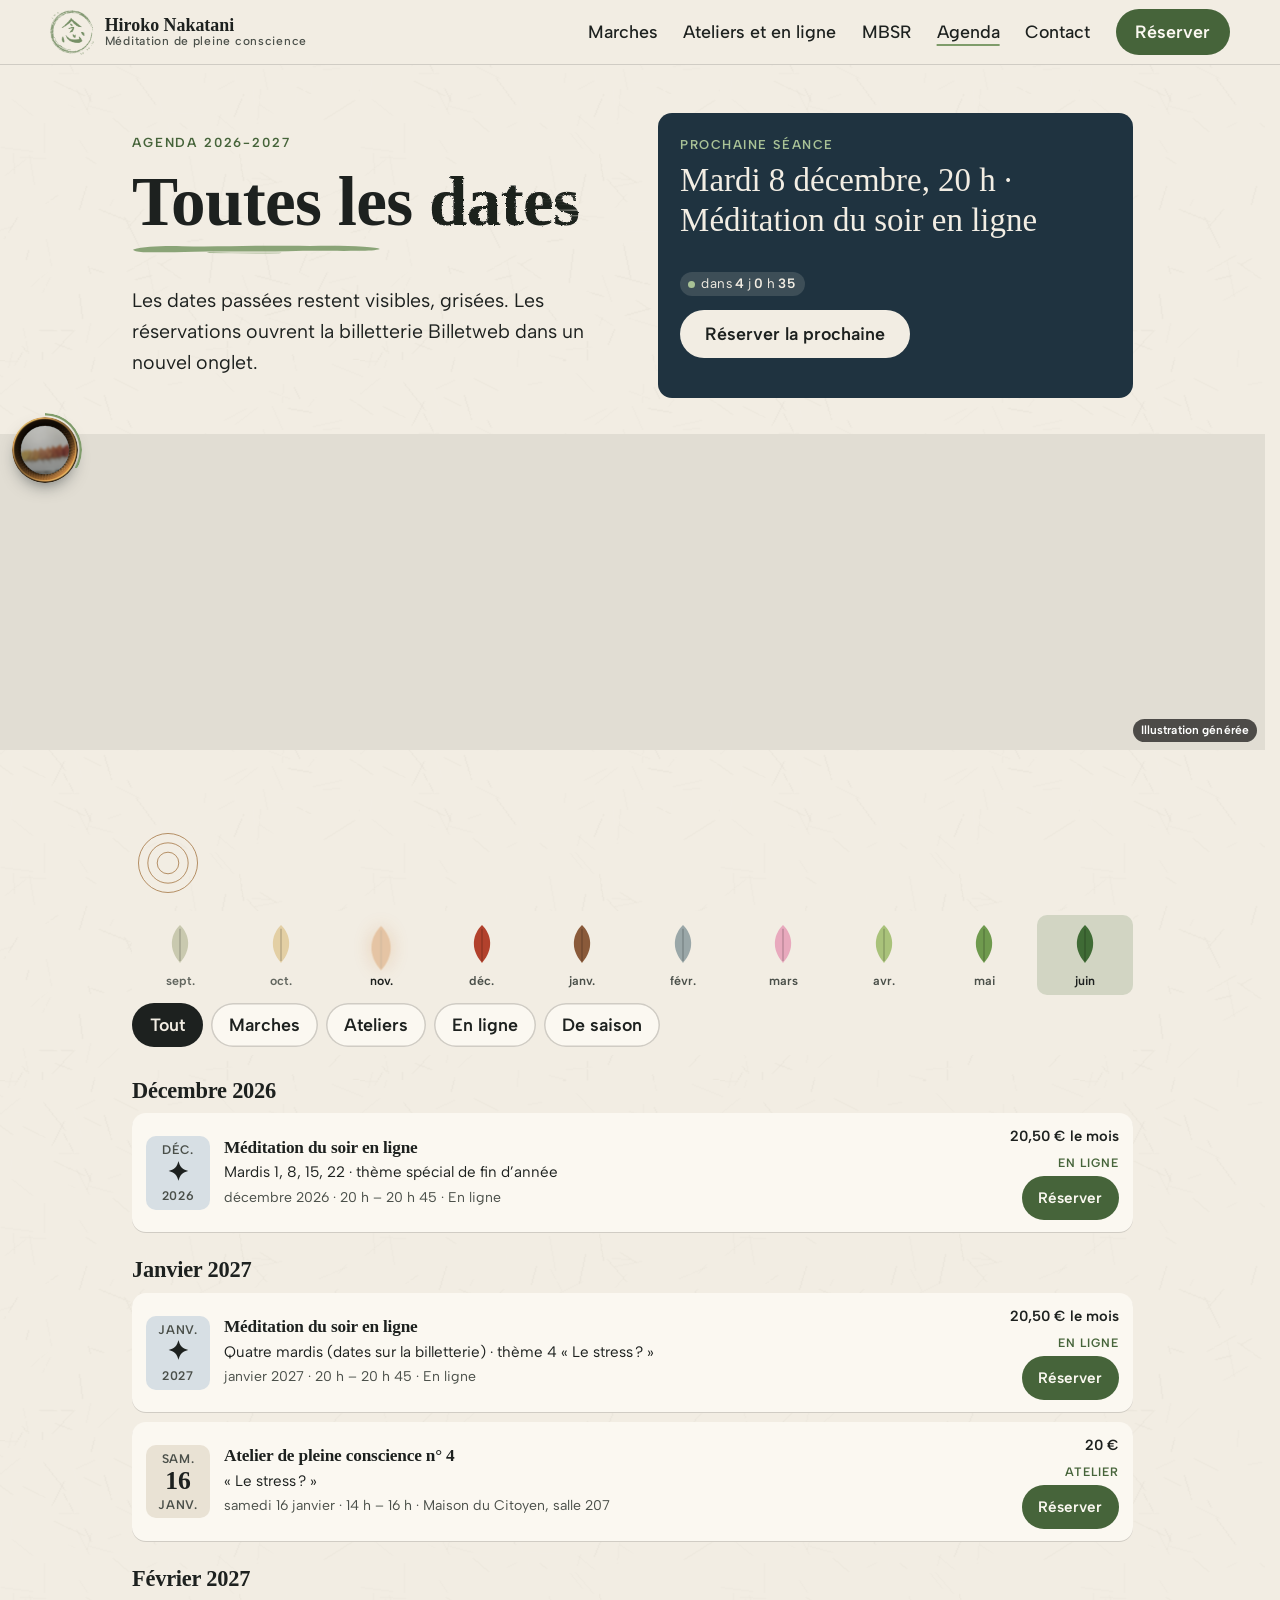
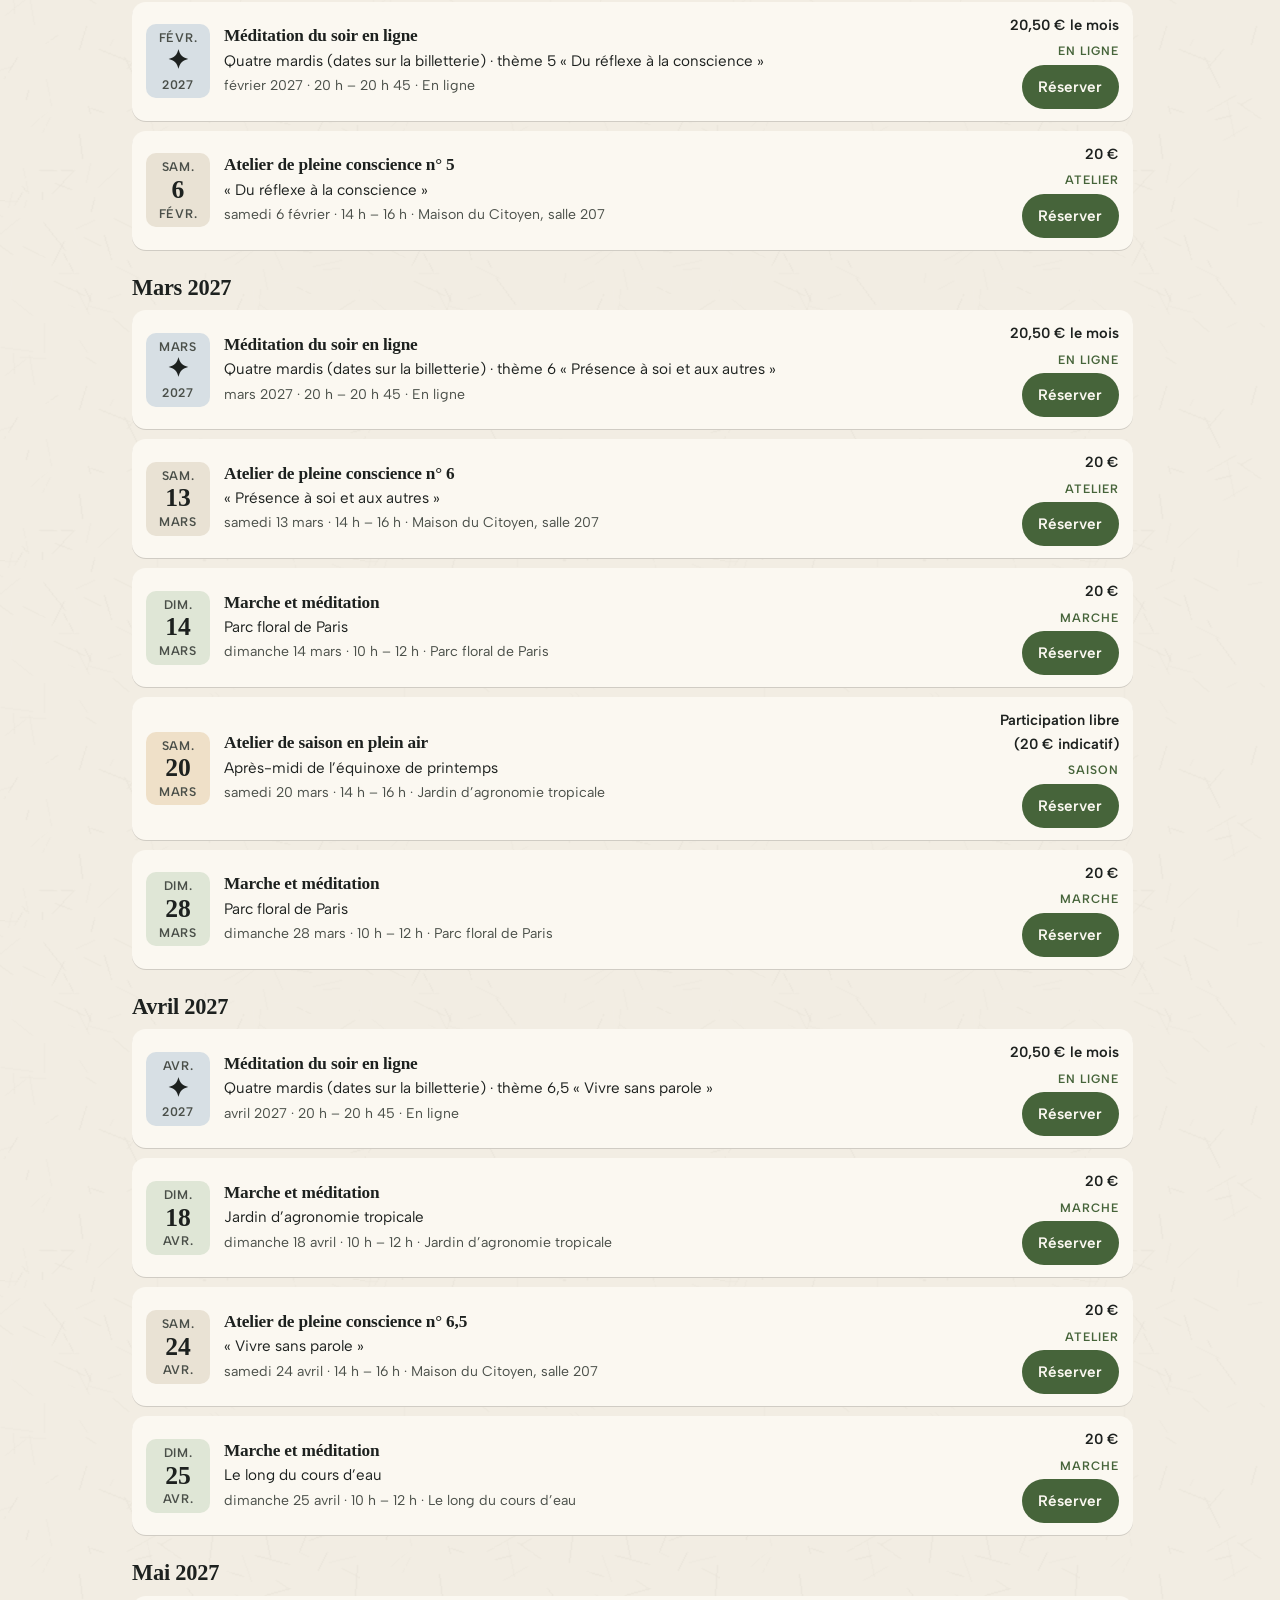
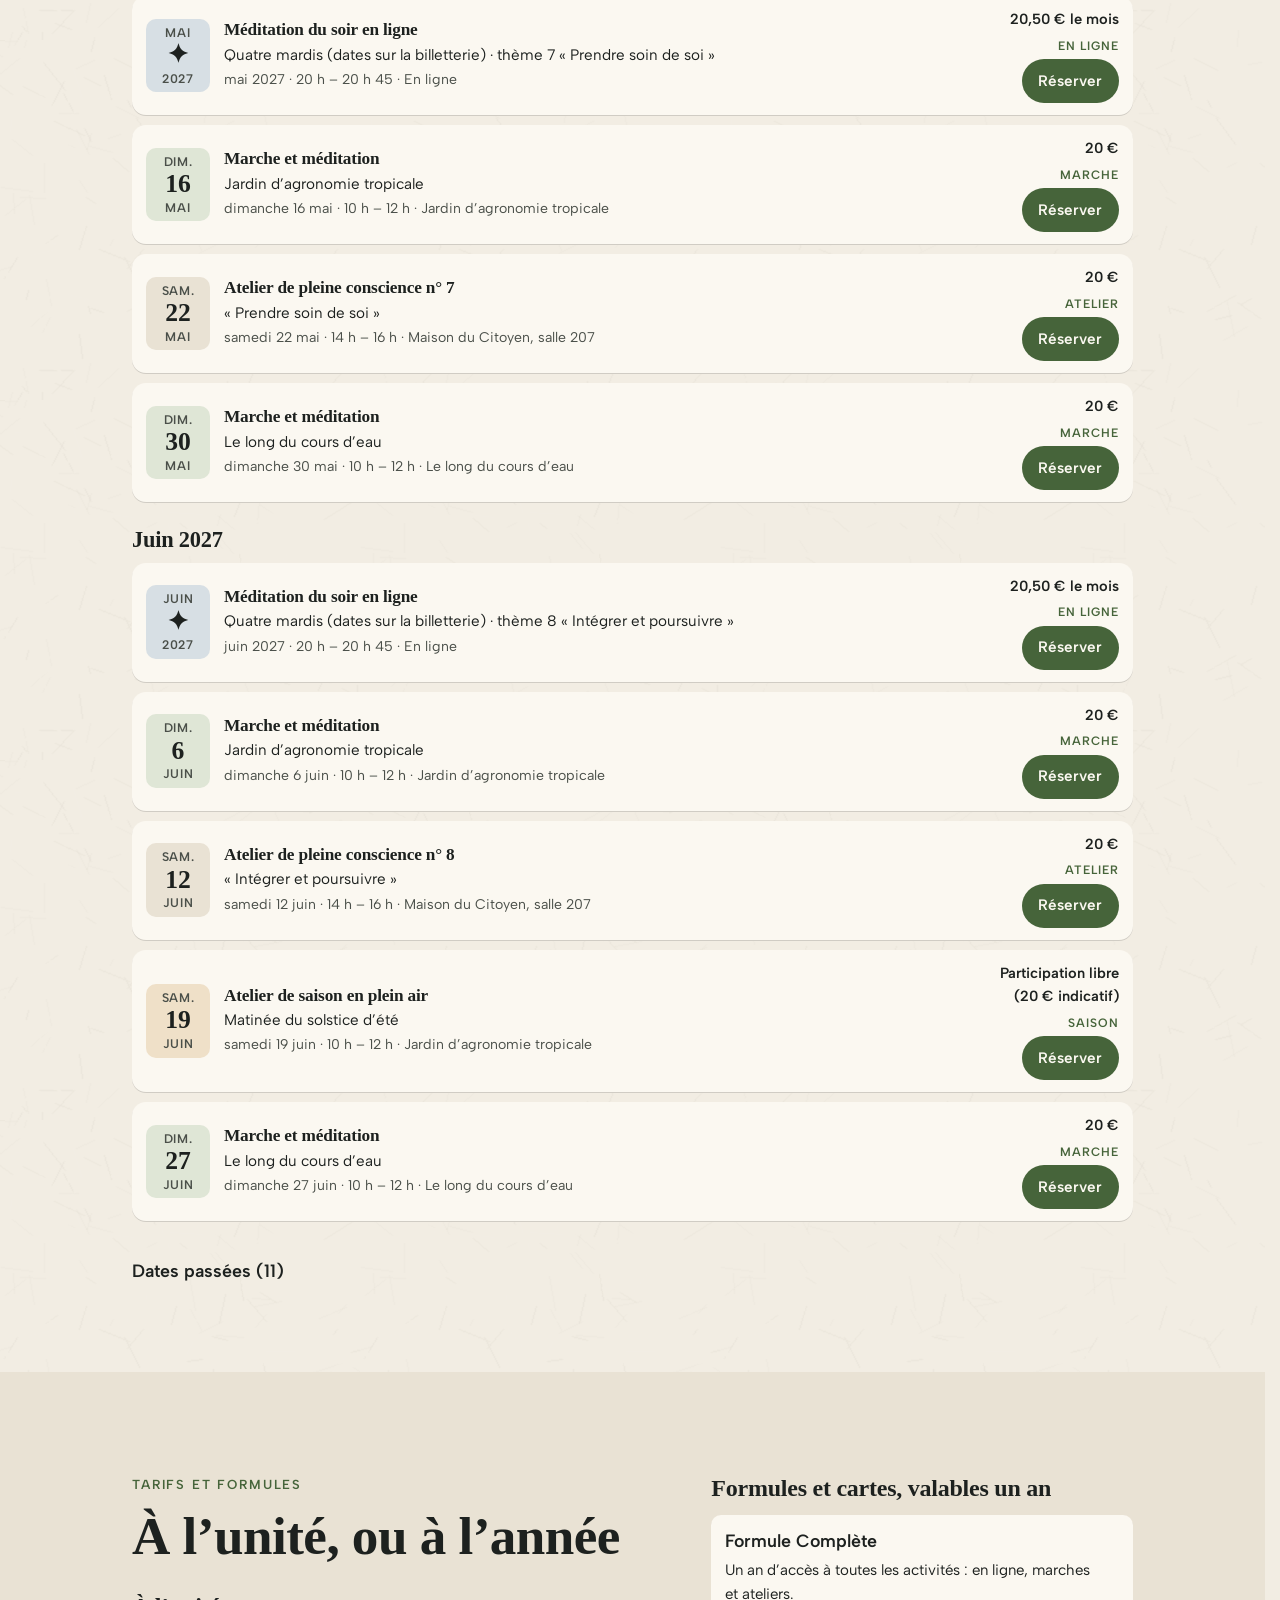
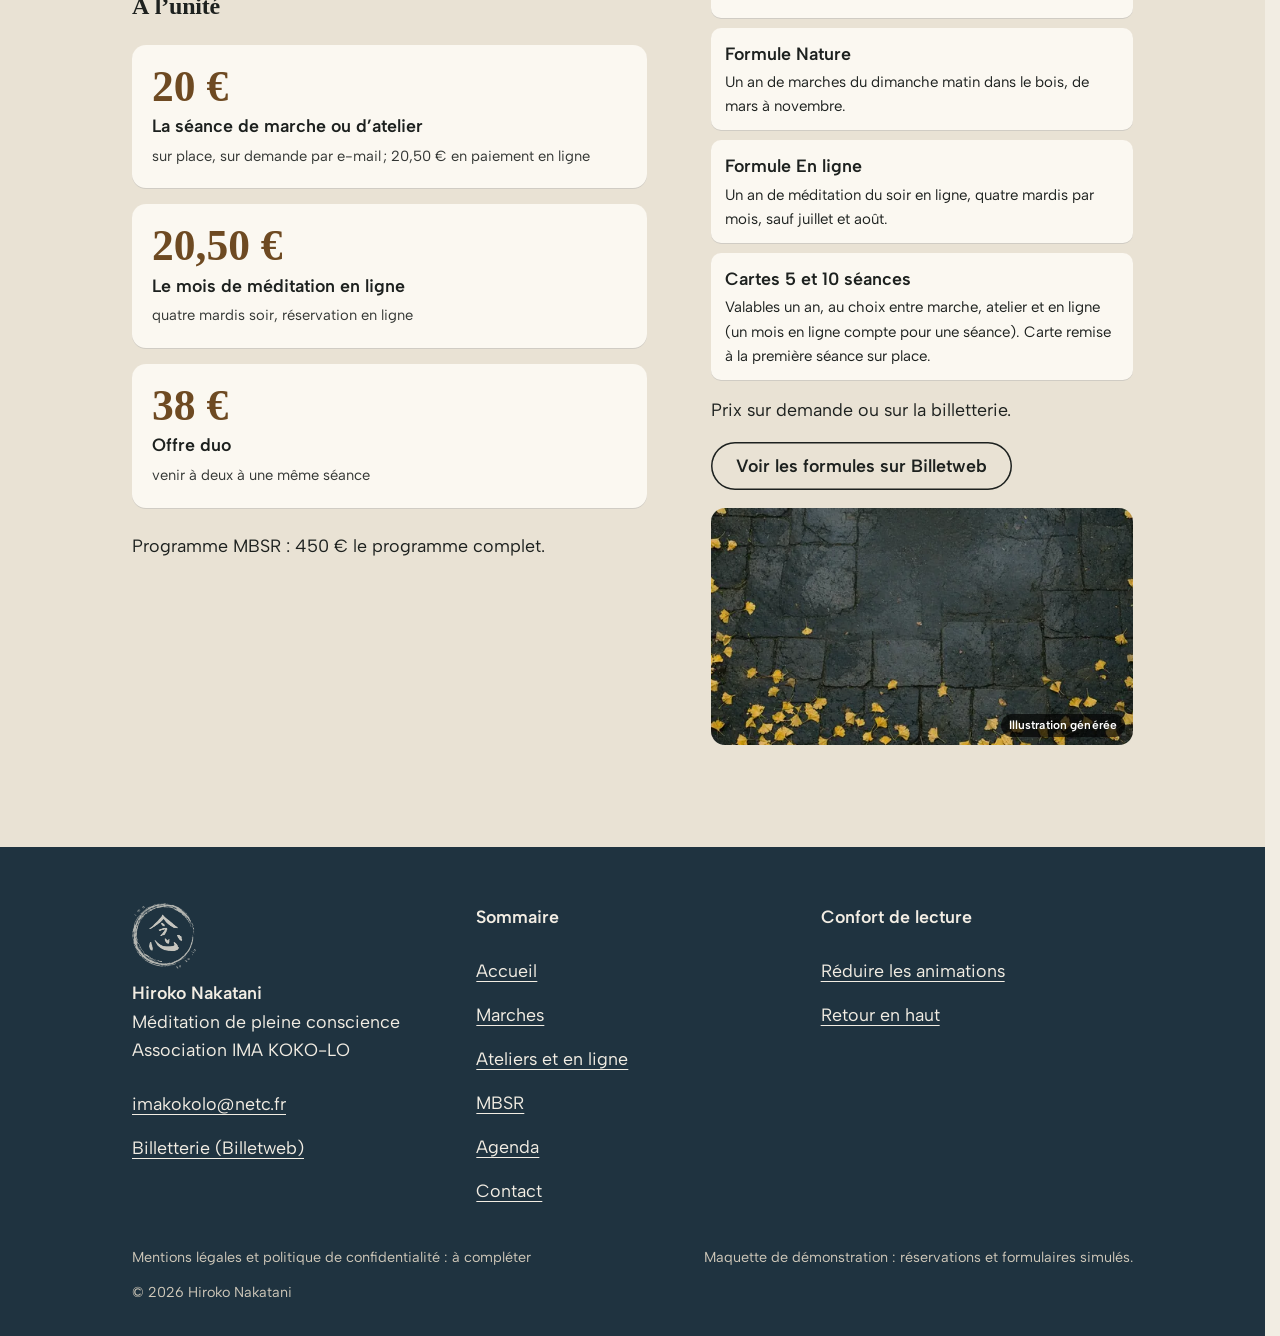
<file: agenda.html>
<!doctype html>
<html lang="fr" data-v="2" data-page="agenda">
<head>
<meta charset="utf-8">
<meta name="viewport" content="width=device-width, initial-scale=1, viewport-fit=cover">
<title>Agenda et réservation · Hiroko Nakatani</title>
<meta name="description" content="Toutes les dates 2026-2027 : marches, ateliers, méditation en ligne et ateliers de saison, avec les tarifs et les formules.">
<meta name="robots" content="noindex, nofollow">
<link rel="canonical" href="https://hiroko-nakatani-maquette.vercel.app/agenda">
<style>:root{--fond:#f2ede3;--texte:#1d211f;--voile-fond:#1f3340;--ouverture-fond:#f2ede3;--menu-fond:#1f3340}:root { --entete-h: 72px; --barres-h: 0px; } html { background: var(--fond); color: var(--texte); scrollbar-gutter: stable; } body { margin: 0; background: var(--fond); } html.js:not(.calme):not(.secours):not([data-arrivee="retour"]) [data-anime] { opacity: 0; } html.js:not(.calme):not(.secours):not([data-arrivee="retour"]) [data-anime].vu { opacity: 1; } [data-voile] { position: fixed; inset: 0; z-index: 900; background: var(--voile-fond); transform: translateY(100%); visibility: hidden; pointer-events: none; } html[data-arrivee="voile"]:not(.voile-leve):not(.calme):not(.secours) [data-voile] { transform: none; visibility: visible; } html.calme [data-voile], html.secours [data-voile] { visibility: hidden !important; } .ouverture-panneau { position: fixed; inset: 0; z-index: 850; display: none; place-content: center; justify-items: center; background: var(--ouverture-fond, var(--voile-fond)); color: var(--fond); text-align: center; } html.js[data-arrivee="intro"]:not(.calme):not(.secours):not(.intro-finie) .ouverture-panneau { display: grid; } html.defilement-bloque, html.defilement-bloque body, html.js[data-arrivee="intro"]:not(.calme):not(.secours):not(.intro-finie), html.js[data-arrivee="intro"]:not(.calme):not(.secours):not(.intro-finie) body, html[data-arrivee="voile"]:not(.voile-leve):not(.calme):not(.secours), html[data-arrivee="voile"]:not(.voile-leve):not(.calme):not(.secours) body { overflow: hidden; } html.js[data-arrivee="intro"]:not(.calme):not(.secours):not(.intro-finie) { background-color: var(--ouverture-fond, var(--voile-fond)); } html[data-arrivee="voile"]:not(.voile-leve):not(.calme):not(.secours) { background-color: var(--voile-fond); }</style>
<script>(function () {
var d = document.documentElement, ss = null, ls = null;
try { ss = window.sessionStorage; ls = window.localStorage; } catch (e) {}
d.classList.add('js');
var calme = false;
try { calme = !!ls && ls.getItem('socle:calme') === 'oui'; } catch (e) {}
if (!calme && window.matchMedia && matchMedia('(prefers-reduced-motion: reduce)').matches) calme = true;
if (calme) d.classList.add('calme');
var nav = performance.getEntriesByType ? performance.getEntriesByType('navigation')[0] : null;
var type = nav ? nav.type : 'navigate';
var depart = null;
try { depart = JSON.parse(ss.getItem('socle:depart') || 'null'); ss.removeItem('socle:depart'); } catch (e) {}
if (depart && !(Date.now() - depart.t < 15000)) depart = null;
var retourSection = false;
try { retourSection = !!ss.getItem('socle:calme-retour'); } catch (e) {}
var mode = type === 'back_forward' || retourSection ? 'retour' : type === 'reload' ? 'intro' : depart ? 'voile' : 'intro';
d.setAttribute('data-arrivee', mode);
if (mode === 'voile' && depart.couleur) d.style.setProperty('--voile-fond', depart.couleur);
if (type === 'reload' && 'scrollRestoration' in history) {
if (!retourSection) history.scrollRestoration = 'manual';
}
try {
var choisie = ls && ls.getItem('socle:langue');
var langue = (d.lang || '').slice(0, 2);
if (choisie && choisie !== langue && type === 'navigate' && !depart) {
var alt = document.querySelector('link[rel="alternate"][hreflang="' + choisie + '"]');
if (alt) location.replace(new URL(alt.href).pathname + location.search + location.hash);
}
} catch (e) {}
setTimeout(function () { if (!d.classList.contains('demarre')) d.classList.add('secours'); }, 2000);
})();</script>
<link rel="preload" href="/assets/fonts/shippori-mincho-latin-500-normal.woff2" as="font" type="font/woff2" crossorigin>
<link rel="stylesheet" href="/assets/css/socle.css?v=2">
<link rel="stylesheet" href="/assets/css/site.css?v=2">
<link rel="modulepreload" href="/assets/js/site.js?v=2">
<link rel="modulepreload" href="/assets/js/socle/index.js?v=2">
<script src="/assets/vendor/gsap.min.js" defer></script>
<script src="/assets/vendor/ScrollTrigger.min.js" defer></script>
<script src="/assets/vendor/SplitText.min.js" defer></script>
<script type="module" src="/assets/js/site.js?v=2"></script>
<meta name="theme-color" content="#f2ede3">
<link rel="icon" href="/assets/images/favicon.png" type="image/png">
<link rel="apple-touch-icon" href="/assets/images/apple-touch-icon.png">
<meta property="og:type" content="website">
<meta property="og:site_name" content="Hiroko Nakatani">
<meta property="og:locale" content="fr_FR">
<meta property="og:title" content="Agenda et réservation · Hiroko Nakatani">
<meta property="og:description" content="Toutes les dates 2026-2027 : marches, ateliers, méditation en ligne et ateliers de saison, avec les tarifs et les formules.">
<meta property="og:url" content="https://hiroko-nakatani-maquette.vercel.app/agenda">
<meta property="og:image" content="https://hiroko-nakatani-maquette.vercel.app/assets/partage/agenda-fr.jpg">
<meta property="og:image:width" content="1200">
<meta property="og:image:height" content="630">
<meta property="og:image:alt" content="Feuilles alignées du vert au rouge">
<meta name="twitter:card" content="summary_large_image">
<script type="application/ld+json">{"@context":"https://schema.org","@type":"Organization","name":"Hiroko Nakatani — Méditation de pleine conscience","url":"https://hiroko-nakatani-maquette.vercel.app/","email":"imakokolo@netc.fr","description":"Marches méditatives dans le bois de Vincennes, ateliers de pleine conscience à Fontenay-sous-Bois, méditation du soir en ligne et programme MBSR, avec Hiroko Nakatani, instructrice MBSR.","areaServed":"Paris et Val-de-Marne","founder":{"@type":"Person","name":"Hiroko Nakatani","jobTitle":"Instructrice MBSR"}}</script>
</head>
<body id="haut">
<div data-voile data-forme="onde" data-grille="voile" aria-hidden="true"><div class="voile-contenu"><img src="/assets/images/logo-imakokolo-clair.png" alt="" width="64" height="66"><span data-voile-libelle>Agenda</span></div></div>
<div class="ouverture-panneau" data-ouverture aria-hidden="true">
  <div class="ouverture-logo" data-ouverture-objet>
    <img class="ouverture-enso" src="/assets/images/logo-imakokolo.png" alt="" width="256" height="262">
    <img class="ouverture-kanji" src="/assets/images/logo-imakokolo.png" alt="" width="256" height="262">
  </div>
  <p class="ouverture-nom">Hiroko Nakatani</p>
  <p class="ouverture-ligne">Méditation de pleine conscience</p>
</div>
<a class="evitement" href="#contenu">Aller au contenu</a>
<header data-entete>
  <div class="entete-rangee">
    <a class="entete-logo" href="/" data-libelle="Accueil">
      <img src="/assets/images/logo-imakokolo.png" alt="" width="44" height="45"><span class="entete-nom"><span>Hiroko Nakatani</span><small>Méditation de pleine conscience</small></span>
    </a>
    <nav data-nav aria-label="Navigation principale">
      <ul><li><a href="/marches" data-libelle="Marches">Marches</a></li><li><a href="/ateliers" data-libelle="Ateliers et en ligne">Ateliers et en ligne</a></li><li><a href="/mbsr" data-libelle="MBSR">MBSR</a></li><li><a href="/agenda" data-libelle="Agenda" aria-current="page">Agenda</a></li><li><a href="/contact" data-libelle="Contact">Contact</a></li></ul>
    </nav>
    <div class="entete-actions">
      <a class="bouton" href="/agenda" data-libelle="Agenda">Réserver</a>
      <button type="button" data-menu-bouton aria-controls="menu" aria-expanded="false" data-libelle-ouvrir="Menu" data-libelle-fermer="Fermer"><span data-libelle-bouton>Menu</span></button>
      <a class="menu-sansjs" href="#menu" data-menu-lien>Menu</a>
    </div>
  </div>
</header>
<script>/* Avant le premier affichage : rangées de la navigation (même règle que ajusterNav dans assets/js/socle/entete.js)
   et hauteur réelle de l'en-tête, pour que rien ne saute quand le JavaScript du site prend la main. */
(function () {
  var h = document.documentElement, u = document.querySelector('[data-nav] ul'), e = document.querySelector('[data-entete]');
  if (u) {
    var deborde = function () { return u.scrollWidth > u.clientWidth + 1; }, c = deborde();
    if (c && window.matchMedia('(min-width: 900px)').matches) {
      h.classList.add('nav-deux-rangees'); c = deborde();
      if (c) { h.classList.add('nav-deux-lignes'); var a = u.querySelector('a'); c = !a || u.getBoundingClientRect().height > a.getBoundingClientRect().height * 2.5; }
      if (c) h.classList.remove('nav-deux-rangees', 'nav-deux-lignes');
    }
    if (c) h.classList.add('nav-compacte');
  }
  if (e) h.style.setProperty('--entete-h', Math.round(e.getBoundingClientRect().height) + 'px');
})();</script>
<span id="menu-ferme" aria-hidden="true"></span>
<div id="menu" data-menu role="dialog" aria-modal="true" aria-label="Menu">
  <p class="menu-sansjs-fermer"><a href="#menu-ferme">Fermer</a></p>
  <ul><li style="--i:0"><a href="/" class="menu-lien" data-libelle="Accueil">Accueil</a></li><li style="--i:1"><a href="/marches" class="menu-lien" data-libelle="Marches">Marches</a></li><li style="--i:2"><a href="/ateliers" class="menu-lien" data-libelle="Ateliers et en ligne">Ateliers et en ligne</a></li><li style="--i:3"><a href="/mbsr" class="menu-lien" data-libelle="MBSR">MBSR</a></li><li style="--i:4"><a href="/agenda" class="menu-lien" data-libelle="Agenda" aria-current="page">Agenda</a></li><li style="--i:5"><a href="/contact" class="menu-lien" data-libelle="Contact">Contact</a></li></ul>
  <p class="menu-actions"><a class="bouton" href="/agenda" data-libelle="Agenda">Réserver une séance</a> <a class="bouton bouton--contour" href="mailto:imakokolo@netc.fr">imakokolo@netc.fr</a></p>
  <p><button type="button" class="lien" data-calme-bascule data-libelle-reduire="Réduire les animations" data-libelle-retablir="Rétablir les animations" data-libelle-systeme="Animations réduites par le réglage de votre appareil"><span data-libelle-bouton>Réduire les animations</span></button></p>
</div>
<main id="contenu" tabindex="-1">
<section class="g-ouverture" id="debut">
  <div class="conteneur g-ouverture-grille">
    <div>
      <p class="surtitre" data-anime="gsap">Agenda 2026-2027</p>
      <h1 class="titre-pinceau" data-anime="gsap" data-grille="typo">Toutes les <em class="mot-encre">dates</em></h1>
      <p class="intro masque-ecran-tres-bas" data-anime="gsap">Les dates passées restent visibles, grisées. Les réservations ouvrent la billetterie Billetweb dans un nouvel onglet.</p>
    </div>
    <div class="g-prochaine" data-info-cle data-anime="gsap">
      <p class="g-prochaine-label" data-prochaine-label data-tout="Prochaine séance" data-filtre-label="Prochaine date">Prochaine séance</p>
      <p class="g-prochaine-texte" data-prochaine>Mardi 17 novembre, 20 h · Méditation du soir en ligne</p>
      <p class="g-prochaine-compte"><span class="compte" data-compte="29915760" data-compte-fin="29915805" data-compte-agenda aria-hidden="true">dans <b data-u="j">6</b> j <b data-u="h">22</b> h <b data-u="m">42</b></span></p>
      <p><a class="bouton" href="https://www.billetweb.fr/meditation-du-soir-en-ligne" target="_blank" rel="noopener" data-action-principale data-retour data-prochaine-lien aria-label="Réserver la prochaine (s’ouvre dans un nouvel onglet)">Réserver la prochaine</a></p>
    </div>
  </div>
  <div class="g-feuilles" data-iris-centre>
    <figure class="media g-feuilles-media" data-grok data-fx="parallaxe" data-fx-force="8" style="--cadrage:50% 38%">
  <picture><source media="(max-width: 760px) and (orientation: portrait)" srcset="/assets/images/grok/agenda-feuilles-mobile-640.webp 640w" sizes="100vw">
    <img src="/assets/images/grok/agenda-feuilles-1280.webp" srcset="/assets/images/grok/agenda-feuilles-640.webp 640w, /assets/images/grok/agenda-feuilles-1280.webp 1280w" sizes="100vw" alt="Feuilles alignées du vert au rouge" width="1280" height="640" fetchpriority="high" loading="eager" decoding="async">
  </picture><figcaption class="mention-ia">Illustration générée</figcaption>
</figure>
  </div>
</section>
<section class="g-liste conteneur" id="dates">
  <svg class="anneaux-deco anneaux-deco--petit" viewBox="0 0 200 200" data-visuel aria-hidden="true" focusable="false"><circle cx="100" cy="100" r="30"/><circle cx="100" cy="100" r="56"/><circle cx="100" cy="100" r="82"/></svg>
  <nav class="mois-feuilles" aria-label="Aller au mois" data-mois-feuilles data-effet="feuilles-mois">
    <ol><li class="mf mf--passe mf--vide" style="--c:#7d8f5a"><span aria-label="septembre 2026 : passé" role="img"><svg viewBox="0 0 40 50" aria-hidden="true" focusable="false"><path d="M20 4 C 30 14 34 30 20 46 C 6 30 10 14 20 4 Z"/><path class="mf-nervure" d="M20 8 V 44"/></svg><span class="mf-nom" aria-hidden="true">sept.</span></span></li><li class="mf mf--passe mf--vide" style="--c:#d4a434"><span aria-label="octobre 2026 : passé" role="img"><svg viewBox="0 0 40 50" aria-hidden="true" focusable="false"><path d="M20 4 C 30 14 34 30 20 46 C 6 30 10 14 20 4 Z"/><path class="mf-nervure" d="M20 8 V 44"/></svg><span class="mf-nom" aria-hidden="true">oct.</span></span></li><li class="mf mf--courant" style="--c:#cf7a2e"><a href="#mois-2026-11" data-mois-lien="2026-11" aria-current="date" aria-label="novembre 2026 : 3 dates"><svg viewBox="0 0 40 50" aria-hidden="true" focusable="false"><path d="M20 4 C 30 14 34 30 20 46 C 6 30 10 14 20 4 Z"/><path class="mf-nervure" d="M20 8 V 44"/></svg><span class="mf-nom" aria-hidden="true">nov.</span></a></li><li class="mf" style="--c:#b2412c"><a href="#mois-2026-12" data-mois-lien="2026-12" aria-label="décembre 2026 : 1 date"><svg viewBox="0 0 40 50" aria-hidden="true" focusable="false"><path d="M20 4 C 30 14 34 30 20 46 C 6 30 10 14 20 4 Z"/><path class="mf-nervure" d="M20 8 V 44"/></svg><span class="mf-nom" aria-hidden="true">déc.</span></a></li><li class="mf" style="--c:#8a5a3a"><a href="#mois-2027-01" data-mois-lien="2027-01" aria-label="janvier 2027 : 2 dates"><svg viewBox="0 0 40 50" aria-hidden="true" focusable="false"><path d="M20 4 C 30 14 34 30 20 46 C 6 30 10 14 20 4 Z"/><path class="mf-nervure" d="M20 8 V 44"/></svg><span class="mf-nom" aria-hidden="true">janv.</span></a></li><li class="mf" style="--c:#9aa7a8"><a href="#mois-2027-02" data-mois-lien="2027-02" aria-label="février 2027 : 2 dates"><svg viewBox="0 0 40 50" aria-hidden="true" focusable="false"><path d="M20 4 C 30 14 34 30 20 46 C 6 30 10 14 20 4 Z"/><path class="mf-nervure" d="M20 8 V 44"/></svg><span class="mf-nom" aria-hidden="true">févr.</span></a></li><li class="mf" style="--c:#e8a9bd"><a href="#mois-2027-03" data-mois-lien="2027-03" aria-label="mars 2027 : 5 dates"><svg viewBox="0 0 40 50" aria-hidden="true" focusable="false"><path d="M20 4 C 30 14 34 30 20 46 C 6 30 10 14 20 4 Z"/><path class="mf-nervure" d="M20 8 V 44"/></svg><span class="mf-nom" aria-hidden="true">mars</span></a></li><li class="mf" style="--c:#a9c27a"><a href="#mois-2027-04" data-mois-lien="2027-04" aria-label="avril 2027 : 4 dates"><svg viewBox="0 0 40 50" aria-hidden="true" focusable="false"><path d="M20 4 C 30 14 34 30 20 46 C 6 30 10 14 20 4 Z"/><path class="mf-nervure" d="M20 8 V 44"/></svg><span class="mf-nom" aria-hidden="true">avr.</span></a></li><li class="mf" style="--c:#6f9a4e"><a href="#mois-2027-05" data-mois-lien="2027-05" aria-label="mai 2027 : 4 dates"><svg viewBox="0 0 40 50" aria-hidden="true" focusable="false"><path d="M20 4 C 30 14 34 30 20 46 C 6 30 10 14 20 4 Z"/><path class="mf-nervure" d="M20 8 V 44"/></svg><span class="mf-nom" aria-hidden="true">mai</span></a></li><li class="mf" style="--c:#3f6b35"><a href="#mois-2027-06" data-mois-lien="2027-06" aria-label="juin 2027 : 5 dates"><svg viewBox="0 0 40 50" aria-hidden="true" focusable="false"><path d="M20 4 C 30 14 34 30 20 46 C 6 30 10 14 20 4 Z"/><path class="mf-nervure" d="M20 8 V 44"/></svg><span class="mf-nom" aria-hidden="true">juin</span></a></li></ol>
  </nav>
  <div class="filtres" role="group" aria-label="Filtrer les dates" data-filtres data-anime>
    <button type="button" class="filtre" data-filtre="tout" aria-pressed="true">Tout</button>
    <button type="button" class="filtre filtre--marche" data-filtre="marche" aria-pressed="false">Marches</button><button type="button" class="filtre filtre--atelier" data-filtre="atelier" aria-pressed="false">Ateliers</button><button type="button" class="filtre filtre--enligne" data-filtre="enligne" aria-pressed="false">En ligne</button><button type="button" class="filtre filtre--saison" data-filtre="saison" aria-pressed="false">De saison</button>
  </div>
  <p class="filtres-vide" data-filtres-vide hidden>Aucune date à venir pour ce choix.</p>
  <div class="mois-liste" data-agenda data-grille="retour">
    <div class="mois" data-mois-groupe id="mois-2026-11">
      <h2 class="mois-titre">novembre 2026</h2>
      <ol class="dates-liste" data-anime="cascade"><li class="date date--enligne date--avenir" data-date data-type="enligne" data-debut="29891520" data-fin="29934525" data-jour="2026-11-01" data-mardis="2026-11-03 2026-11-10 2026-11-17 2026-11-24" data-heure="20:00" data-heure-fin="20:45" data-depart="Depuis un ordinateur ou un téléphone, sans application à installer" data-mois="1">
  <p class="date-jour" aria-hidden="true"><span>nov.</span><strong>✦</strong><span>2026</span></p>
  <div class="date-corps">
    <h3 class="date-titre">Méditation du soir en ligne</h3>
    <p class="date-sous">Mardis 3, 10, 17, 24 · thème 3 « Respirer, observer »</p>
    <p class="date-meta">novembre 2026 · 20 h – 20 h 45 · En ligne</p>
  </div>
  <p class="date-fin"><span class="date-prix" data-prix>20,50 € le mois</span><span class="date-type">En ligne</span>
    <span class="date-etat date-etat--aujourdhui">Aujourd’hui</span><span class="date-etat date-etat--passe">Passé</span>
    <a class="bouton bouton--petit date-reserver" href="https://www.billetweb.fr/meditation-du-soir-en-ligne" target="_blank" rel="noopener" data-retour aria-label="Réserver : Méditation du soir en ligne, novembre 2026 · 20 h – 20 h 45 (s’ouvre dans un nouvel onglet)">Réserver</a></p>
</li><li class="date date--marche date--avenir" data-date data-type="marche" data-debut="29912280" data-fin="29912400" data-jour="2026-11-15" data-mardis="" data-heure="10:00" data-heure-fin="12:00" data-depart="Entrée du Parc floral, bois de Vincennes (Paris 12e)">
  <p class="date-jour" aria-hidden="true"><span>dim.</span><strong>15</strong><span>nov.</span></p>
  <div class="date-corps">
    <h3 class="date-titre">Marche et méditation</h3>
    <p class="date-sous">Parc floral de Paris</p>
    <p class="date-meta">dimanche 15 novembre · 10 h – 12 h · Parc floral de Paris</p>
  </div>
  <p class="date-fin"><span class="date-prix" data-prix>20 €</span><span class="date-type">Marche</span>
    <span class="date-etat date-etat--aujourdhui">Aujourd’hui</span><span class="date-etat date-etat--passe">Passé</span>
    <a class="bouton bouton--petit date-reserver" href="https://www.billetweb.fr/marche-et-meditation-parc-floral-de-paris" target="_blank" rel="noopener" data-retour aria-label="Réserver : Marche et méditation, dimanche 15 novembre · 10 h – 12 h (s’ouvre dans un nouvel onglet)">Réserver</a></p>
</li><li class="date date--atelier date--avenir" data-date data-type="atelier" data-debut="29921160" data-fin="29921280" data-jour="2026-11-21" data-mardis="" data-heure="14:00" data-heure-fin="16:00" data-depart="16 rue du Révérend Père Lucien Aubry, 94120 Fontenay-sous-Bois">
  <p class="date-jour" aria-hidden="true"><span>sam.</span><strong>21</strong><span>nov.</span></p>
  <div class="date-corps">
    <h3 class="date-titre">Atelier de pleine conscience n° 3</h3>
    <p class="date-sous">« Respirer, observer »</p>
    <p class="date-meta">samedi 21 novembre · 14 h – 16 h · Maison du Citoyen, salle 207</p>
  </div>
  <p class="date-fin"><span class="date-prix" data-prix>20 €</span><span class="date-type">Atelier</span>
    <span class="date-etat date-etat--aujourdhui">Aujourd’hui</span><span class="date-etat date-etat--passe">Passé</span>
    <a class="bouton bouton--petit date-reserver" href="https://www.billetweb.fr/atelier-de-meditation-ima-koko-lo" target="_blank" rel="noopener" data-retour aria-label="Réserver : Atelier de pleine conscience n° 3, samedi 21 novembre · 14 h – 16 h (s’ouvre dans un nouvel onglet)">Réserver</a></p>
</li></ol>
    </div><div class="mois" data-mois-groupe id="mois-2026-12">
      <h2 class="mois-titre">décembre 2026</h2>
      <ol class="dates-liste" data-anime="cascade"><li class="date date--enligne date--avenir" data-date data-type="enligne" data-debut="29934720" data-fin="29979165" data-jour="2026-12-01" data-mardis="2026-12-01 2026-12-08 2026-12-15 2026-12-22" data-heure="20:00" data-heure-fin="20:45" data-depart="Depuis un ordinateur ou un téléphone, sans application à installer" data-mois="1">
  <p class="date-jour" aria-hidden="true"><span>déc.</span><strong>✦</strong><span>2026</span></p>
  <div class="date-corps">
    <h3 class="date-titre">Méditation du soir en ligne</h3>
    <p class="date-sous">Mardis 1, 8, 15, 22 · thème spécial de fin d’année</p>
    <p class="date-meta">décembre 2026 · 20 h – 20 h 45 · En ligne</p>
  </div>
  <p class="date-fin"><span class="date-prix" data-prix>20,50 € le mois</span><span class="date-type">En ligne</span>
    <span class="date-etat date-etat--aujourdhui">Aujourd’hui</span><span class="date-etat date-etat--passe">Passé</span>
    <a class="bouton bouton--petit date-reserver" href="https://www.billetweb.fr/meditation-du-soir-en-ligne" target="_blank" rel="noopener" data-retour aria-label="Réserver : Méditation du soir en ligne, décembre 2026 · 20 h – 20 h 45 (s’ouvre dans un nouvel onglet)">Réserver</a></p>
</li></ol>
    </div><div class="mois" data-mois-groupe id="mois-2027-01">
      <h2 class="mois-titre">janvier 2027</h2>
      <ol class="dates-liste" data-anime="cascade"><li class="date date--enligne date--avenir" data-date data-type="enligne" data-debut="29979360" data-fin="30023805" data-jour="2027-01-01" data-mardis="" data-heure="20:00" data-heure-fin="20:45" data-depart="Depuis un ordinateur ou un téléphone, sans application à installer" data-mois="1">
  <p class="date-jour" aria-hidden="true"><span>janv.</span><strong>✦</strong><span>2027</span></p>
  <div class="date-corps">
    <h3 class="date-titre">Méditation du soir en ligne</h3>
    <p class="date-sous">Quatre mardis (dates sur la billetterie) · thème 4 « Le stress ? »</p>
    <p class="date-meta">janvier 2027 · 20 h – 20 h 45 · En ligne</p>
  </div>
  <p class="date-fin"><span class="date-prix" data-prix>20,50 € le mois</span><span class="date-type">En ligne</span>
    <span class="date-etat date-etat--aujourdhui">Aujourd’hui</span><span class="date-etat date-etat--passe">Passé</span>
    <a class="bouton bouton--petit date-reserver" href="https://www.billetweb.fr/meditation-du-soir-en-ligne" target="_blank" rel="noopener" data-retour aria-label="Réserver : Méditation du soir en ligne, janvier 2027 · 20 h – 20 h 45 (s’ouvre dans un nouvel onglet)">Réserver</a></p>
</li><li class="date date--atelier date--avenir" data-date data-type="atelier" data-debut="30001800" data-fin="30001920" data-jour="2027-01-16" data-mardis="" data-heure="14:00" data-heure-fin="16:00" data-depart="16 rue du Révérend Père Lucien Aubry, 94120 Fontenay-sous-Bois">
  <p class="date-jour" aria-hidden="true"><span>sam.</span><strong>16</strong><span>janv.</span></p>
  <div class="date-corps">
    <h3 class="date-titre">Atelier de pleine conscience n° 4</h3>
    <p class="date-sous">« Le stress ? »</p>
    <p class="date-meta">samedi 16 janvier · 14 h – 16 h · Maison du Citoyen, salle 207</p>
  </div>
  <p class="date-fin"><span class="date-prix" data-prix>20 €</span><span class="date-type">Atelier</span>
    <span class="date-etat date-etat--aujourdhui">Aujourd’hui</span><span class="date-etat date-etat--passe">Passé</span>
    <a class="bouton bouton--petit date-reserver" href="https://www.billetweb.fr/atelier-de-meditation-ima-koko-lo" target="_blank" rel="noopener" data-retour aria-label="Réserver : Atelier de pleine conscience n° 4, samedi 16 janvier · 14 h – 16 h (s’ouvre dans un nouvel onglet)">Réserver</a></p>
</li></ol>
    </div><div class="mois" data-mois-groupe id="mois-2027-02">
      <h2 class="mois-titre">février 2027</h2>
      <ol class="dates-liste" data-anime="cascade"><li class="date date--enligne date--avenir" data-date data-type="enligne" data-debut="30024000" data-fin="30064125" data-jour="2027-02-01" data-mardis="" data-heure="20:00" data-heure-fin="20:45" data-depart="Depuis un ordinateur ou un téléphone, sans application à installer" data-mois="1">
  <p class="date-jour" aria-hidden="true"><span>févr.</span><strong>✦</strong><span>2027</span></p>
  <div class="date-corps">
    <h3 class="date-titre">Méditation du soir en ligne</h3>
    <p class="date-sous">Quatre mardis (dates sur la billetterie) · thème 5 « Du réflexe à la conscience »</p>
    <p class="date-meta">février 2027 · 20 h – 20 h 45 · En ligne</p>
  </div>
  <p class="date-fin"><span class="date-prix" data-prix>20,50 € le mois</span><span class="date-type">En ligne</span>
    <span class="date-etat date-etat--aujourdhui">Aujourd’hui</span><span class="date-etat date-etat--passe">Passé</span>
    <a class="bouton bouton--petit date-reserver" href="https://www.billetweb.fr/meditation-du-soir-en-ligne" target="_blank" rel="noopener" data-retour aria-label="Réserver : Méditation du soir en ligne, février 2027 · 20 h – 20 h 45 (s’ouvre dans un nouvel onglet)">Réserver</a></p>
</li><li class="date date--atelier date--avenir" data-date data-type="atelier" data-debut="30032040" data-fin="30032160" data-jour="2027-02-06" data-mardis="" data-heure="14:00" data-heure-fin="16:00" data-depart="16 rue du Révérend Père Lucien Aubry, 94120 Fontenay-sous-Bois">
  <p class="date-jour" aria-hidden="true"><span>sam.</span><strong>6</strong><span>févr.</span></p>
  <div class="date-corps">
    <h3 class="date-titre">Atelier de pleine conscience n° 5</h3>
    <p class="date-sous">« Du réflexe à la conscience »</p>
    <p class="date-meta">samedi 6 février · 14 h – 16 h · Maison du Citoyen, salle 207</p>
  </div>
  <p class="date-fin"><span class="date-prix" data-prix>20 €</span><span class="date-type">Atelier</span>
    <span class="date-etat date-etat--aujourdhui">Aujourd’hui</span><span class="date-etat date-etat--passe">Passé</span>
    <a class="bouton bouton--petit date-reserver" href="https://www.billetweb.fr/atelier-de-meditation-ima-koko-lo" target="_blank" rel="noopener" data-retour aria-label="Réserver : Atelier de pleine conscience n° 5, samedi 6 février · 14 h – 16 h (s’ouvre dans un nouvel onglet)">Réserver</a></p>
</li></ol>
    </div><div class="mois" data-mois-groupe id="mois-2027-03">
      <h2 class="mois-titre">mars 2027</h2>
      <ol class="dates-liste" data-anime="cascade"><li class="date date--enligne date--avenir" data-date data-type="enligne" data-debut="30064320" data-fin="30108765" data-jour="2027-03-01" data-mardis="" data-heure="20:00" data-heure-fin="20:45" data-depart="Depuis un ordinateur ou un téléphone, sans application à installer" data-mois="1">
  <p class="date-jour" aria-hidden="true"><span>mars</span><strong>✦</strong><span>2027</span></p>
  <div class="date-corps">
    <h3 class="date-titre">Méditation du soir en ligne</h3>
    <p class="date-sous">Quatre mardis (dates sur la billetterie) · thème 6 « Présence à soi et aux autres »</p>
    <p class="date-meta">mars 2027 · 20 h – 20 h 45 · En ligne</p>
  </div>
  <p class="date-fin"><span class="date-prix" data-prix>20,50 € le mois</span><span class="date-type">En ligne</span>
    <span class="date-etat date-etat--aujourdhui">Aujourd’hui</span><span class="date-etat date-etat--passe">Passé</span>
    <a class="bouton bouton--petit date-reserver" href="https://www.billetweb.fr/meditation-du-soir-en-ligne" target="_blank" rel="noopener" data-retour aria-label="Réserver : Méditation du soir en ligne, mars 2027 · 20 h – 20 h 45 (s’ouvre dans un nouvel onglet)">Réserver</a></p>
</li><li class="date date--atelier date--avenir" data-date data-type="atelier" data-debut="30082440" data-fin="30082560" data-jour="2027-03-13" data-mardis="" data-heure="14:00" data-heure-fin="16:00" data-depart="16 rue du Révérend Père Lucien Aubry, 94120 Fontenay-sous-Bois">
  <p class="date-jour" aria-hidden="true"><span>sam.</span><strong>13</strong><span>mars</span></p>
  <div class="date-corps">
    <h3 class="date-titre">Atelier de pleine conscience n° 6</h3>
    <p class="date-sous">« Présence à soi et aux autres »</p>
    <p class="date-meta">samedi 13 mars · 14 h – 16 h · Maison du Citoyen, salle 207</p>
  </div>
  <p class="date-fin"><span class="date-prix" data-prix>20 €</span><span class="date-type">Atelier</span>
    <span class="date-etat date-etat--aujourdhui">Aujourd’hui</span><span class="date-etat date-etat--passe">Passé</span>
    <a class="bouton bouton--petit date-reserver" href="https://www.billetweb.fr/atelier-de-meditation-ima-koko-lo" target="_blank" rel="noopener" data-retour aria-label="Réserver : Atelier de pleine conscience n° 6, samedi 13 mars · 14 h – 16 h (s’ouvre dans un nouvel onglet)">Réserver</a></p>
</li><li class="date date--marche date--avenir" data-date data-type="marche" data-debut="30083640" data-fin="30083760" data-jour="2027-03-14" data-mardis="" data-heure="10:00" data-heure-fin="12:00" data-depart="Entrée du Parc floral, bois de Vincennes (Paris 12e)">
  <p class="date-jour" aria-hidden="true"><span>dim.</span><strong>14</strong><span>mars</span></p>
  <div class="date-corps">
    <h3 class="date-titre">Marche et méditation</h3>
    <p class="date-sous">Parc floral de Paris</p>
    <p class="date-meta">dimanche 14 mars · 10 h – 12 h · Parc floral de Paris</p>
  </div>
  <p class="date-fin"><span class="date-prix" data-prix>20 €</span><span class="date-type">Marche</span>
    <span class="date-etat date-etat--aujourdhui">Aujourd’hui</span><span class="date-etat date-etat--passe">Passé</span>
    <a class="bouton bouton--petit date-reserver" href="https://www.billetweb.fr/marche-et-meditation-parc-floral-de-paris" target="_blank" rel="noopener" data-retour aria-label="Réserver : Marche et méditation, dimanche 14 mars · 10 h – 12 h (s’ouvre dans un nouvel onglet)">Réserver</a></p>
</li><li class="date date--saison date--avenir" data-date data-type="saison" data-debut="30092520" data-fin="30092640" data-jour="2027-03-20" data-mardis="" data-heure="14:00" data-heure-fin="16:00" data-depart="36 avenue de la Belle Gabrielle, 94130 Nogent-sur-Marne">
  <p class="date-jour" aria-hidden="true"><span>sam.</span><strong>20</strong><span>mars</span></p>
  <div class="date-corps">
    <h3 class="date-titre">Atelier de saison en plein air</h3>
    <p class="date-sous">Après-midi de l’équinoxe de printemps</p>
    <p class="date-meta">samedi 20 mars · 14 h – 16 h · Jardin d’agronomie tropicale</p>
  </div>
  <p class="date-fin"><span class="date-prix" data-prix>Participation libre (20 € indicatif)</span><span class="date-type">Saison</span>
    <span class="date-etat date-etat--aujourdhui">Aujourd’hui</span><span class="date-etat date-etat--passe">Passé</span>
    <a class="bouton bouton--petit date-reserver" href="https://www.billetweb.fr/atelier-de-meditation-en-plein-air-jardin-dagronomie-tropicale" target="_blank" rel="noopener" data-retour aria-label="Réserver : Atelier de saison en plein air, samedi 20 mars · 14 h – 16 h (s’ouvre dans un nouvel onglet)">Réserver</a></p>
</li><li class="date date--marche date--avenir" data-date data-type="marche" data-debut="30103800" data-fin="30103920" data-jour="2027-03-28" data-mardis="" data-heure="10:00" data-heure-fin="12:00" data-depart="Entrée du Parc floral, bois de Vincennes (Paris 12e)">
  <p class="date-jour" aria-hidden="true"><span>dim.</span><strong>28</strong><span>mars</span></p>
  <div class="date-corps">
    <h3 class="date-titre">Marche et méditation</h3>
    <p class="date-sous">Parc floral de Paris</p>
    <p class="date-meta">dimanche 28 mars · 10 h – 12 h · Parc floral de Paris</p>
  </div>
  <p class="date-fin"><span class="date-prix" data-prix>20 €</span><span class="date-type">Marche</span>
    <span class="date-etat date-etat--aujourdhui">Aujourd’hui</span><span class="date-etat date-etat--passe">Passé</span>
    <a class="bouton bouton--petit date-reserver" href="https://www.billetweb.fr/marche-et-meditation-parc-floral-de-paris" target="_blank" rel="noopener" data-retour aria-label="Réserver : Marche et méditation, dimanche 28 mars · 10 h – 12 h (s’ouvre dans un nouvel onglet)">Réserver</a></p>
</li></ol>
    </div><div class="mois" data-mois-groupe id="mois-2027-04">
      <h2 class="mois-titre">avril 2027</h2>
      <ol class="dates-liste" data-anime="cascade"><li class="date date--enligne date--avenir" data-date data-type="enligne" data-debut="30108960" data-fin="30151965" data-jour="2027-04-01" data-mardis="" data-heure="20:00" data-heure-fin="20:45" data-depart="Depuis un ordinateur ou un téléphone, sans application à installer" data-mois="1">
  <p class="date-jour" aria-hidden="true"><span>avr.</span><strong>✦</strong><span>2027</span></p>
  <div class="date-corps">
    <h3 class="date-titre">Méditation du soir en ligne</h3>
    <p class="date-sous">Quatre mardis (dates sur la billetterie) · thème 6,5 « Vivre sans parole »</p>
    <p class="date-meta">avril 2027 · 20 h – 20 h 45 · En ligne</p>
  </div>
  <p class="date-fin"><span class="date-prix" data-prix>20,50 € le mois</span><span class="date-type">En ligne</span>
    <span class="date-etat date-etat--aujourdhui">Aujourd’hui</span><span class="date-etat date-etat--passe">Passé</span>
    <a class="bouton bouton--petit date-reserver" href="https://www.billetweb.fr/meditation-du-soir-en-ligne" target="_blank" rel="noopener" data-retour aria-label="Réserver : Méditation du soir en ligne, avril 2027 · 20 h – 20 h 45 (s’ouvre dans un nouvel onglet)">Réserver</a></p>
</li><li class="date date--marche date--avenir" data-date data-type="marche" data-debut="30134040" data-fin="30134160" data-jour="2027-04-18" data-mardis="" data-heure="10:00" data-heure-fin="12:00" data-depart="Gare de Fontenay-sous-Bois (RER A)">
  <p class="date-jour" aria-hidden="true"><span>dim.</span><strong>18</strong><span>avr.</span></p>
  <div class="date-corps">
    <h3 class="date-titre">Marche et méditation</h3>
    <p class="date-sous">Jardin d’agronomie tropicale</p>
    <p class="date-meta">dimanche 18 avril · 10 h – 12 h · Jardin d’agronomie tropicale</p>
  </div>
  <p class="date-fin"><span class="date-prix" data-prix>20 €</span><span class="date-type">Marche</span>
    <span class="date-etat date-etat--aujourdhui">Aujourd’hui</span><span class="date-etat date-etat--passe">Passé</span>
    <a class="bouton bouton--petit date-reserver" href="https://www.billetweb.fr/marche-et-meditation-bois-de-vincennes-jardin" target="_blank" rel="noopener" data-retour aria-label="Réserver : Marche et méditation, dimanche 18 avril · 10 h – 12 h (s’ouvre dans un nouvel onglet)">Réserver</a></p>
</li><li class="date date--atelier date--avenir" data-date data-type="atelier" data-debut="30142920" data-fin="30143040" data-jour="2027-04-24" data-mardis="" data-heure="14:00" data-heure-fin="16:00" data-depart="16 rue du Révérend Père Lucien Aubry, 94120 Fontenay-sous-Bois">
  <p class="date-jour" aria-hidden="true"><span>sam.</span><strong>24</strong><span>avr.</span></p>
  <div class="date-corps">
    <h3 class="date-titre">Atelier de pleine conscience n° 6,5</h3>
    <p class="date-sous">« Vivre sans parole »</p>
    <p class="date-meta">samedi 24 avril · 14 h – 16 h · Maison du Citoyen, salle 207</p>
  </div>
  <p class="date-fin"><span class="date-prix" data-prix>20 €</span><span class="date-type">Atelier</span>
    <span class="date-etat date-etat--aujourdhui">Aujourd’hui</span><span class="date-etat date-etat--passe">Passé</span>
    <a class="bouton bouton--petit date-reserver" href="https://www.billetweb.fr/atelier-de-meditation-ima-koko-lo" target="_blank" rel="noopener" data-retour aria-label="Réserver : Atelier de pleine conscience n° 6,5, samedi 24 avril · 14 h – 16 h (s’ouvre dans un nouvel onglet)">Réserver</a></p>
</li><li class="date date--marche date--avenir" data-date data-type="marche" data-debut="30144120" data-fin="30144240" data-jour="2027-04-25" data-mardis="" data-heure="10:00" data-heure-fin="12:00" data-depart="Gare de Fontenay-sous-Bois (RER A)">
  <p class="date-jour" aria-hidden="true"><span>dim.</span><strong>25</strong><span>avr.</span></p>
  <div class="date-corps">
    <h3 class="date-titre">Marche et méditation</h3>
    <p class="date-sous">Le long du cours d’eau</p>
    <p class="date-meta">dimanche 25 avril · 10 h – 12 h · Le long du cours d’eau</p>
  </div>
  <p class="date-fin"><span class="date-prix" data-prix>20 €</span><span class="date-type">Marche</span>
    <span class="date-etat date-etat--aujourdhui">Aujourd’hui</span><span class="date-etat date-etat--passe">Passé</span>
    <a class="bouton bouton--petit date-reserver" href="https://www.billetweb.fr/marche-et-meditation-bois-de-vincennes-lac" target="_blank" rel="noopener" data-retour aria-label="Réserver : Marche et méditation, dimanche 25 avril · 10 h – 12 h (s’ouvre dans un nouvel onglet)">Réserver</a></p>
</li></ol>
    </div><div class="mois" data-mois-groupe id="mois-2027-05">
      <h2 class="mois-titre">mai 2027</h2>
      <ol class="dates-liste" data-anime="cascade"><li class="date date--enligne date--avenir" data-date data-type="enligne" data-debut="30152160" data-fin="30196605" data-jour="2027-05-01" data-mardis="" data-heure="20:00" data-heure-fin="20:45" data-depart="Depuis un ordinateur ou un téléphone, sans application à installer" data-mois="1">
  <p class="date-jour" aria-hidden="true"><span>mai</span><strong>✦</strong><span>2027</span></p>
  <div class="date-corps">
    <h3 class="date-titre">Méditation du soir en ligne</h3>
    <p class="date-sous">Quatre mardis (dates sur la billetterie) · thème 7 « Prendre soin de soi »</p>
    <p class="date-meta">mai 2027 · 20 h – 20 h 45 · En ligne</p>
  </div>
  <p class="date-fin"><span class="date-prix" data-prix>20,50 € le mois</span><span class="date-type">En ligne</span>
    <span class="date-etat date-etat--aujourdhui">Aujourd’hui</span><span class="date-etat date-etat--passe">Passé</span>
    <a class="bouton bouton--petit date-reserver" href="https://www.billetweb.fr/meditation-du-soir-en-ligne" target="_blank" rel="noopener" data-retour aria-label="Réserver : Méditation du soir en ligne, mai 2027 · 20 h – 20 h 45 (s’ouvre dans un nouvel onglet)">Réserver</a></p>
</li><li class="date date--marche date--avenir" data-date data-type="marche" data-debut="30174360" data-fin="30174480" data-jour="2027-05-16" data-mardis="" data-heure="10:00" data-heure-fin="12:00" data-depart="Gare de Fontenay-sous-Bois (RER A)">
  <p class="date-jour" aria-hidden="true"><span>dim.</span><strong>16</strong><span>mai</span></p>
  <div class="date-corps">
    <h3 class="date-titre">Marche et méditation</h3>
    <p class="date-sous">Jardin d’agronomie tropicale</p>
    <p class="date-meta">dimanche 16 mai · 10 h – 12 h · Jardin d’agronomie tropicale</p>
  </div>
  <p class="date-fin"><span class="date-prix" data-prix>20 €</span><span class="date-type">Marche</span>
    <span class="date-etat date-etat--aujourdhui">Aujourd’hui</span><span class="date-etat date-etat--passe">Passé</span>
    <a class="bouton bouton--petit date-reserver" href="https://www.billetweb.fr/marche-et-meditation-bois-de-vincennes-jardin" target="_blank" rel="noopener" data-retour aria-label="Réserver : Marche et méditation, dimanche 16 mai · 10 h – 12 h (s’ouvre dans un nouvel onglet)">Réserver</a></p>
</li><li class="date date--atelier date--avenir" data-date data-type="atelier" data-debut="30183240" data-fin="30183360" data-jour="2027-05-22" data-mardis="" data-heure="14:00" data-heure-fin="16:00" data-depart="16 rue du Révérend Père Lucien Aubry, 94120 Fontenay-sous-Bois">
  <p class="date-jour" aria-hidden="true"><span>sam.</span><strong>22</strong><span>mai</span></p>
  <div class="date-corps">
    <h3 class="date-titre">Atelier de pleine conscience n° 7</h3>
    <p class="date-sous">« Prendre soin de soi »</p>
    <p class="date-meta">samedi 22 mai · 14 h – 16 h · Maison du Citoyen, salle 207</p>
  </div>
  <p class="date-fin"><span class="date-prix" data-prix>20 €</span><span class="date-type">Atelier</span>
    <span class="date-etat date-etat--aujourdhui">Aujourd’hui</span><span class="date-etat date-etat--passe">Passé</span>
    <a class="bouton bouton--petit date-reserver" href="https://www.billetweb.fr/atelier-de-meditation-ima-koko-lo" target="_blank" rel="noopener" data-retour aria-label="Réserver : Atelier de pleine conscience n° 7, samedi 22 mai · 14 h – 16 h (s’ouvre dans un nouvel onglet)">Réserver</a></p>
</li><li class="date date--marche date--avenir" data-date data-type="marche" data-debut="30194520" data-fin="30194640" data-jour="2027-05-30" data-mardis="" data-heure="10:00" data-heure-fin="12:00" data-depart="Gare de Fontenay-sous-Bois (RER A)">
  <p class="date-jour" aria-hidden="true"><span>dim.</span><strong>30</strong><span>mai</span></p>
  <div class="date-corps">
    <h3 class="date-titre">Marche et méditation</h3>
    <p class="date-sous">Le long du cours d’eau</p>
    <p class="date-meta">dimanche 30 mai · 10 h – 12 h · Le long du cours d’eau</p>
  </div>
  <p class="date-fin"><span class="date-prix" data-prix>20 €</span><span class="date-type">Marche</span>
    <span class="date-etat date-etat--aujourdhui">Aujourd’hui</span><span class="date-etat date-etat--passe">Passé</span>
    <a class="bouton bouton--petit date-reserver" href="https://www.billetweb.fr/marche-et-meditation-bois-de-vincennes-lac" target="_blank" rel="noopener" data-retour aria-label="Réserver : Marche et méditation, dimanche 30 mai · 10 h – 12 h (s’ouvre dans un nouvel onglet)">Réserver</a></p>
</li></ol>
    </div><div class="mois" data-mois-groupe id="mois-2027-06">
      <h2 class="mois-titre">juin 2027</h2>
      <ol class="dates-liste" data-anime="cascade"><li class="date date--enligne date--avenir" data-date data-type="enligne" data-debut="30196800" data-fin="30239805" data-jour="2027-06-01" data-mardis="" data-heure="20:00" data-heure-fin="20:45" data-depart="Depuis un ordinateur ou un téléphone, sans application à installer" data-mois="1">
  <p class="date-jour" aria-hidden="true"><span>juin</span><strong>✦</strong><span>2027</span></p>
  <div class="date-corps">
    <h3 class="date-titre">Méditation du soir en ligne</h3>
    <p class="date-sous">Quatre mardis (dates sur la billetterie) · thème 8 « Intégrer et poursuivre »</p>
    <p class="date-meta">juin 2027 · 20 h – 20 h 45 · En ligne</p>
  </div>
  <p class="date-fin"><span class="date-prix" data-prix>20,50 € le mois</span><span class="date-type">En ligne</span>
    <span class="date-etat date-etat--aujourdhui">Aujourd’hui</span><span class="date-etat date-etat--passe">Passé</span>
    <a class="bouton bouton--petit date-reserver" href="https://www.billetweb.fr/meditation-du-soir-en-ligne" target="_blank" rel="noopener" data-retour aria-label="Réserver : Méditation du soir en ligne, juin 2027 · 20 h – 20 h 45 (s’ouvre dans un nouvel onglet)">Réserver</a></p>
</li><li class="date date--marche date--avenir" data-date data-type="marche" data-debut="30204600" data-fin="30204720" data-jour="2027-06-06" data-mardis="" data-heure="10:00" data-heure-fin="12:00" data-depart="Gare de Fontenay-sous-Bois (RER A)">
  <p class="date-jour" aria-hidden="true"><span>dim.</span><strong>6</strong><span>juin</span></p>
  <div class="date-corps">
    <h3 class="date-titre">Marche et méditation</h3>
    <p class="date-sous">Jardin d’agronomie tropicale</p>
    <p class="date-meta">dimanche 6 juin · 10 h – 12 h · Jardin d’agronomie tropicale</p>
  </div>
  <p class="date-fin"><span class="date-prix" data-prix>20 €</span><span class="date-type">Marche</span>
    <span class="date-etat date-etat--aujourdhui">Aujourd’hui</span><span class="date-etat date-etat--passe">Passé</span>
    <a class="bouton bouton--petit date-reserver" href="https://www.billetweb.fr/marche-et-meditation-bois-de-vincennes-jardin" target="_blank" rel="noopener" data-retour aria-label="Réserver : Marche et méditation, dimanche 6 juin · 10 h – 12 h (s’ouvre dans un nouvel onglet)">Réserver</a></p>
</li><li class="date date--atelier date--avenir" data-date data-type="atelier" data-debut="30213480" data-fin="30213600" data-jour="2027-06-12" data-mardis="" data-heure="14:00" data-heure-fin="16:00" data-depart="16 rue du Révérend Père Lucien Aubry, 94120 Fontenay-sous-Bois">
  <p class="date-jour" aria-hidden="true"><span>sam.</span><strong>12</strong><span>juin</span></p>
  <div class="date-corps">
    <h3 class="date-titre">Atelier de pleine conscience n° 8</h3>
    <p class="date-sous">« Intégrer et poursuivre »</p>
    <p class="date-meta">samedi 12 juin · 14 h – 16 h · Maison du Citoyen, salle 207</p>
  </div>
  <p class="date-fin"><span class="date-prix" data-prix>20 €</span><span class="date-type">Atelier</span>
    <span class="date-etat date-etat--aujourdhui">Aujourd’hui</span><span class="date-etat date-etat--passe">Passé</span>
    <a class="bouton bouton--petit date-reserver" href="https://www.billetweb.fr/atelier-de-meditation-ima-koko-lo" target="_blank" rel="noopener" data-retour aria-label="Réserver : Atelier de pleine conscience n° 8, samedi 12 juin · 14 h – 16 h (s’ouvre dans un nouvel onglet)">Réserver</a></p>
</li><li class="date date--saison date--avenir" data-date data-type="saison" data-debut="30223320" data-fin="30223440" data-jour="2027-06-19" data-mardis="" data-heure="10:00" data-heure-fin="12:00" data-depart="36 avenue de la Belle Gabrielle, 94130 Nogent-sur-Marne">
  <p class="date-jour" aria-hidden="true"><span>sam.</span><strong>19</strong><span>juin</span></p>
  <div class="date-corps">
    <h3 class="date-titre">Atelier de saison en plein air</h3>
    <p class="date-sous">Matinée du solstice d’été</p>
    <p class="date-meta">samedi 19 juin · 10 h – 12 h · Jardin d’agronomie tropicale</p>
  </div>
  <p class="date-fin"><span class="date-prix" data-prix>Participation libre (20 € indicatif)</span><span class="date-type">Saison</span>
    <span class="date-etat date-etat--aujourdhui">Aujourd’hui</span><span class="date-etat date-etat--passe">Passé</span>
    <a class="bouton bouton--petit date-reserver" href="https://www.billetweb.fr/atelier-de-meditation-en-plein-air-jardin-dagronomie-tropicale" target="_blank" rel="noopener" data-retour aria-label="Réserver : Atelier de saison en plein air, samedi 19 juin · 10 h – 12 h (s’ouvre dans un nouvel onglet)">Réserver</a></p>
</li><li class="date date--marche date--avenir" data-date data-type="marche" data-debut="30234840" data-fin="30234960" data-jour="2027-06-27" data-mardis="" data-heure="10:00" data-heure-fin="12:00" data-depart="Gare de Fontenay-sous-Bois (RER A)">
  <p class="date-jour" aria-hidden="true"><span>dim.</span><strong>27</strong><span>juin</span></p>
  <div class="date-corps">
    <h3 class="date-titre">Marche et méditation</h3>
    <p class="date-sous">Le long du cours d’eau</p>
    <p class="date-meta">dimanche 27 juin · 10 h – 12 h · Le long du cours d’eau</p>
  </div>
  <p class="date-fin"><span class="date-prix" data-prix>20 €</span><span class="date-type">Marche</span>
    <span class="date-etat date-etat--aujourdhui">Aujourd’hui</span><span class="date-etat date-etat--passe">Passé</span>
    <a class="bouton bouton--petit date-reserver" href="https://www.billetweb.fr/marche-et-meditation-bois-de-vincennes-lac" target="_blank" rel="noopener" data-retour aria-label="Réserver : Marche et méditation, dimanche 27 juin · 10 h – 12 h (s’ouvre dans un nouvel onglet)">Réserver</a></p>
</li></ol>
    </div>
  </div>
  <details class="passees" data-anime>
    <summary>Dates passées (11)</summary>
    <ol class="dates-liste dates-liste--passees"><li class="date date--atelier date--passe" data-date data-type="atelier" data-debut="29820360" data-fin="29820480" data-jour="2026-09-12" data-mardis="" data-heure="14:00" data-heure-fin="16:00" data-depart="16 rue du Révérend Père Lucien Aubry, 94120 Fontenay-sous-Bois">
  <p class="date-jour" aria-hidden="true"><span>sam.</span><strong>12</strong><span>sept.</span></p>
  <div class="date-corps">
    <h3 class="date-titre">Atelier de pleine conscience n° 1</h3>
    <p class="date-sous">« La pleine conscience »</p>
    <p class="date-meta">samedi 12 septembre · 14 h – 16 h · Maison du Citoyen, salle 207</p>
  </div>
  <p class="date-fin"><span class="date-prix" data-prix>20 €</span><span class="date-type">Atelier</span>
    <span class="date-etat date-etat--aujourdhui">Aujourd’hui</span><span class="date-etat date-etat--passe">Passé</span>
    <a class="bouton bouton--petit date-reserver" href="https://www.billetweb.fr/atelier-de-meditation-ima-koko-lo" target="_blank" rel="noopener" data-retour aria-label="Réserver : Atelier de pleine conscience n° 1, samedi 12 septembre · 14 h – 16 h (s’ouvre dans un nouvel onglet)">Réserver</a></p>
</li><li class="date date--marche date--passe" data-date data-type="marche" data-debut="29821560" data-fin="29821680" data-jour="2026-09-13" data-mardis="" data-heure="10:00" data-heure-fin="12:00" data-depart="Gare de Fontenay-sous-Bois (RER A)">
  <p class="date-jour" aria-hidden="true"><span>dim.</span><strong>13</strong><span>sept.</span></p>
  <div class="date-corps">
    <h3 class="date-titre">Marche et méditation</h3>
    <p class="date-sous">Jardin d’agronomie tropicale</p>
    <p class="date-meta">dimanche 13 septembre · 10 h – 12 h · Jardin d’agronomie tropicale</p>
  </div>
  <p class="date-fin"><span class="date-prix" data-prix>20 €</span><span class="date-type">Marche</span>
    <span class="date-etat date-etat--aujourdhui">Aujourd’hui</span><span class="date-etat date-etat--passe">Passé</span>
    <a class="bouton bouton--petit date-reserver" href="https://www.billetweb.fr/marche-et-meditation-bois-de-vincennes-jardin" target="_blank" rel="noopener" data-retour aria-label="Réserver : Marche et méditation, dimanche 13 septembre · 10 h – 12 h (s’ouvre dans un nouvel onglet)">Réserver</a></p>
</li><li class="date date--saison date--passe" data-date data-type="saison" data-debut="29830440" data-fin="29830560" data-jour="2026-09-19" data-mardis="" data-heure="14:00" data-heure-fin="16:00" data-depart="36 avenue de la Belle Gabrielle, 94130 Nogent-sur-Marne">
  <p class="date-jour" aria-hidden="true"><span>sam.</span><strong>19</strong><span>sept.</span></p>
  <div class="date-corps">
    <h3 class="date-titre">Atelier de saison en plein air</h3>
    <p class="date-sous">Après-midi de l’équinoxe d’automne</p>
    <p class="date-meta">samedi 19 septembre · 14 h – 16 h · Jardin d’agronomie tropicale</p>
  </div>
  <p class="date-fin"><span class="date-prix" data-prix>Participation libre (20 € indicatif)</span><span class="date-type">Saison</span>
    <span class="date-etat date-etat--aujourdhui">Aujourd’hui</span><span class="date-etat date-etat--passe">Passé</span>
    <a class="bouton bouton--petit date-reserver" href="https://www.billetweb.fr/atelier-de-meditation-en-plein-air-jardin-dagronomie-tropicale" target="_blank" rel="noopener" data-retour aria-label="Réserver : Atelier de saison en plein air, samedi 19 septembre · 14 h – 16 h (s’ouvre dans un nouvel onglet)">Réserver</a></p>
</li><li class="date date--enligne date--passe" data-date data-type="enligne" data-debut="29835120" data-fin="29835165" data-jour="2026-09-22" data-mardis="" data-heure="20:00" data-heure-fin="20:45" data-depart="Depuis un ordinateur ou un téléphone, sans application à installer">
  <p class="date-jour" aria-hidden="true"><span>mar.</span><strong>22</strong><span>sept.</span></p>
  <div class="date-corps">
    <h3 class="date-titre">Méditation du soir en ligne</h3>
    <p class="date-sous">Séance d’essai gratuite · thème 1</p>
    <p class="date-meta">mardi 22 septembre · 20 h – 20 h 45 · En ligne</p>
  </div>
  <p class="date-fin"><span class="date-prix" data-prix>Gratuit</span><span class="date-type">En ligne</span>
    <span class="date-etat date-etat--aujourdhui">Aujourd’hui</span><span class="date-etat date-etat--passe">Passé</span>
    <a class="bouton bouton--petit date-reserver" href="https://www.billetweb.fr/meditation-du-soir-en-ligne" target="_blank" rel="noopener" data-retour aria-label="Réserver : Méditation du soir en ligne, mardi 22 septembre · 20 h – 20 h 45 (s’ouvre dans un nouvel onglet)">Réserver</a></p>
</li><li class="date date--marche date--passe" data-date data-type="marche" data-debut="29841720" data-fin="29841840" data-jour="2026-09-27" data-mardis="" data-heure="10:00" data-heure-fin="12:00" data-depart="Gare de Fontenay-sous-Bois (RER A)">
  <p class="date-jour" aria-hidden="true"><span>dim.</span><strong>27</strong><span>sept.</span></p>
  <div class="date-corps">
    <h3 class="date-titre">Marche et méditation</h3>
    <p class="date-sous">Le long du cours d’eau</p>
    <p class="date-meta">dimanche 27 septembre · 10 h – 12 h · Le long du cours d’eau</p>
  </div>
  <p class="date-fin"><span class="date-prix" data-prix>20 €</span><span class="date-type">Marche</span>
    <span class="date-etat date-etat--aujourdhui">Aujourd’hui</span><span class="date-etat date-etat--passe">Passé</span>
    <a class="bouton bouton--petit date-reserver" href="https://www.billetweb.fr/marche-et-meditation-bois-de-vincennes-lac" target="_blank" rel="noopener" data-retour aria-label="Réserver : Marche et méditation, dimanche 27 septembre · 10 h – 12 h (s’ouvre dans un nouvel onglet)">Réserver</a></p>
</li><li class="date date--enligne date--passe" data-date data-type="enligne" data-debut="29845200" data-fin="29845245" data-jour="2026-09-29" data-mardis="" data-heure="20:00" data-heure-fin="20:45" data-depart="Depuis un ordinateur ou un téléphone, sans application à installer">
  <p class="date-jour" aria-hidden="true"><span>mar.</span><strong>29</strong><span>sept.</span></p>
  <div class="date-corps">
    <h3 class="date-titre">Méditation du soir en ligne</h3>
    <p class="date-sous">Séance d’essai gratuite · thème 1</p>
    <p class="date-meta">mardi 29 septembre · 20 h – 20 h 45 · En ligne</p>
  </div>
  <p class="date-fin"><span class="date-prix" data-prix>Gratuit</span><span class="date-type">En ligne</span>
    <span class="date-etat date-etat--aujourdhui">Aujourd’hui</span><span class="date-etat date-etat--passe">Passé</span>
    <a class="bouton bouton--petit date-reserver" href="https://www.billetweb.fr/meditation-du-soir-en-ligne" target="_blank" rel="noopener" data-retour aria-label="Réserver : Méditation du soir en ligne, mardi 29 septembre · 20 h – 20 h 45 (s’ouvre dans un nouvel onglet)">Réserver</a></p>
</li><li class="date date--enligne date--passe" data-date data-type="enligne" data-debut="29846880" data-fin="29891325" data-jour="2026-10-01" data-mardis="2026-10-06 2026-10-13 2026-10-20 2026-10-27" data-heure="20:00" data-heure-fin="20:45" data-depart="Depuis un ordinateur ou un téléphone, sans application à installer" data-mois="1">
  <p class="date-jour" aria-hidden="true"><span>oct.</span><strong>✦</strong><span>2026</span></p>
  <div class="date-corps">
    <h3 class="date-titre">Méditation du soir en ligne</h3>
    <p class="date-sous">Mardis 6, 13, 20, 27 · thème 2 « Corps et monde »</p>
    <p class="date-meta">octobre 2026 · 20 h – 20 h 45 · En ligne</p>
  </div>
  <p class="date-fin"><span class="date-prix" data-prix>20,50 € le mois</span><span class="date-type">En ligne</span>
    <span class="date-etat date-etat--aujourdhui">Aujourd’hui</span><span class="date-etat date-etat--passe">Passé</span>
    <a class="bouton bouton--petit date-reserver" href="https://www.billetweb.fr/meditation-du-soir-en-ligne" target="_blank" rel="noopener" data-retour aria-label="Réserver : Méditation du soir en ligne, octobre 2026 · 20 h – 20 h 45 (s’ouvre dans un nouvel onglet)">Réserver</a></p>
</li><li class="date date--marche date--passe" data-date data-type="marche" data-debut="29851800" data-fin="29851920" data-jour="2026-10-04" data-mardis="" data-heure="10:00" data-heure-fin="12:00" data-depart="Gare de Fontenay-sous-Bois (RER A)">
  <p class="date-jour" aria-hidden="true"><span>dim.</span><strong>4</strong><span>oct.</span></p>
  <div class="date-corps">
    <h3 class="date-titre">Marche et méditation</h3>
    <p class="date-sous">Jardin d’agronomie tropicale</p>
    <p class="date-meta">dimanche 4 octobre · 10 h – 12 h · Jardin d’agronomie tropicale</p>
  </div>
  <p class="date-fin"><span class="date-prix" data-prix>20 €</span><span class="date-type">Marche</span>
    <span class="date-etat date-etat--aujourdhui">Aujourd’hui</span><span class="date-etat date-etat--passe">Passé</span>
    <a class="bouton bouton--petit date-reserver" href="https://www.billetweb.fr/marche-et-meditation-bois-de-vincennes-jardin" target="_blank" rel="noopener" data-retour aria-label="Réserver : Marche et méditation, dimanche 4 octobre · 10 h – 12 h (s’ouvre dans un nouvel onglet)">Réserver</a></p>
</li><li class="date date--atelier date--passe" data-date data-type="atelier" data-debut="29860680" data-fin="29860800" data-jour="2026-10-10" data-mardis="" data-heure="14:00" data-heure-fin="16:00" data-depart="16 rue du Révérend Père Lucien Aubry, 94120 Fontenay-sous-Bois">
  <p class="date-jour" aria-hidden="true"><span>sam.</span><strong>10</strong><span>oct.</span></p>
  <div class="date-corps">
    <h3 class="date-titre">Atelier de pleine conscience n° 2</h3>
    <p class="date-sous">« Corps et monde »</p>
    <p class="date-meta">samedi 10 octobre · 14 h – 16 h · Maison du Citoyen, salle 207</p>
  </div>
  <p class="date-fin"><span class="date-prix" data-prix>20 €</span><span class="date-type">Atelier</span>
    <span class="date-etat date-etat--aujourdhui">Aujourd’hui</span><span class="date-etat date-etat--passe">Passé</span>
    <a class="bouton bouton--petit date-reserver" href="https://www.billetweb.fr/atelier-de-meditation-ima-koko-lo" target="_blank" rel="noopener" data-retour aria-label="Réserver : Atelier de pleine conscience n° 2, samedi 10 octobre · 14 h – 16 h (s’ouvre dans un nouvel onglet)">Réserver</a></p>
</li><li class="date date--marche date--passe" data-date data-type="marche" data-debut="29871960" data-fin="29872080" data-jour="2026-10-18" data-mardis="" data-heure="10:00" data-heure-fin="12:00" data-depart="Entrée du Parc floral, bois de Vincennes (Paris 12e)">
  <p class="date-jour" aria-hidden="true"><span>dim.</span><strong>18</strong><span>oct.</span></p>
  <div class="date-corps">
    <h3 class="date-titre">Marche et méditation</h3>
    <p class="date-sous">Parc floral de Paris</p>
    <p class="date-meta">dimanche 18 octobre · 10 h – 12 h · Parc floral de Paris</p>
  </div>
  <p class="date-fin"><span class="date-prix" data-prix>20 €</span><span class="date-type">Marche</span>
    <span class="date-etat date-etat--aujourdhui">Aujourd’hui</span><span class="date-etat date-etat--passe">Passé</span>
    <a class="bouton bouton--petit date-reserver" href="https://www.billetweb.fr/marche-et-meditation-parc-floral-de-paris" target="_blank" rel="noopener" data-retour aria-label="Réserver : Marche et méditation, dimanche 18 octobre · 10 h – 12 h (s’ouvre dans un nouvel onglet)">Réserver</a></p>
</li><li class="date date--marche date--passe" data-date data-type="marche" data-debut="29902200" data-fin="29902320" data-jour="2026-11-08" data-mardis="" data-heure="10:00" data-heure-fin="12:00" data-depart="Gare de Fontenay-sous-Bois (RER A)">
  <p class="date-jour" aria-hidden="true"><span>dim.</span><strong>8</strong><span>nov.</span></p>
  <div class="date-corps">
    <h3 class="date-titre">Marche et méditation</h3>
    <p class="date-sous">Jardin d’agronomie tropicale</p>
    <p class="date-meta">dimanche 8 novembre · 10 h – 12 h · Jardin d’agronomie tropicale</p>
  </div>
  <p class="date-fin"><span class="date-prix" data-prix>20 €</span><span class="date-type">Marche</span>
    <span class="date-etat date-etat--aujourdhui">Aujourd’hui</span><span class="date-etat date-etat--passe">Passé</span>
    <a class="bouton bouton--petit date-reserver" href="https://www.billetweb.fr/marche-et-meditation-bois-de-vincennes-jardin" target="_blank" rel="noopener" data-retour aria-label="Réserver : Marche et méditation, dimanche 8 novembre · 10 h – 12 h (s’ouvre dans un nouvel onglet)">Réserver</a></p>
</li></ol>
  </details>
</section>
<section class="g-tarifs" id="tarifs">
  <div class="conteneur g-tarifs-grille">
    <div>
      <p class="surtitre" data-anime>Tarifs et formules</p>
      <h2 data-anime="lignes">À l’unité, ou à l’année</h2>
      <h3 data-anime>À l’unité</h3>
      <ul class="tarifs-unite tarifs-unite--sombre" data-anime="cascade"><li><span class="tarif-prix" data-prix>20 €</span><span class="tarif-libelle">La séance de marche ou d’atelier</span><span class="tarif-detail">sur place, sur demande par e-mail ; 20,50 € en paiement en ligne</span></li><li><span class="tarif-prix" data-prix>20,50 €</span><span class="tarif-libelle">Le mois de méditation en ligne</span><span class="tarif-detail">quatre mardis soir, réservation en ligne</span></li><li><span class="tarif-prix" data-prix>38 €</span><span class="tarif-libelle">Offre duo</span><span class="tarif-detail">venir à deux à une même séance</span></li></ul>
      <p data-anime>Programme MBSR : 450 € le programme complet.</p>
    </div>
    <div>
      <h3 data-anime>Formules et cartes, valables un an</h3>
      <ul class="formules" data-anime="cascade"><li><strong>Formule Complète</strong><span>Un an d’accès à toutes les activités : en ligne, marches et ateliers.</span></li><li><strong>Formule Nature</strong><span>Un an de marches du dimanche matin dans le bois, de mars à novembre.</span></li><li><strong>Formule En ligne</strong><span>Un an de méditation du soir en ligne, quatre mardis par mois, sauf juillet et août.</span></li><li><strong>Cartes 5 et 10 séances</strong><span>Valables un an, au choix entre marche, atelier et en ligne (un mois en ligne compte pour une séance). Carte remise à la première séance sur place.</span></li></ul>
      <p data-anime>Prix sur demande ou sur la billetterie.</p>
      <p data-anime><a class="bouton bouton--contour" href="https://www.billetweb.fr/les-formules-annuelles-cartes-fidelites" target="_blank" rel="noopener" aria-label="Voir les formules sur Billetweb (s’ouvre dans un nouvel onglet)">Voir les formules sur Billetweb</a></p>
      <figure class="media g-tarifs-media" data-grok data-fx="zoom" style="--cadrage:50% 50%">
  <picture>
    <img src="/assets/images/grok/marches-feuilles-1280.webp" srcset="/assets/images/grok/marches-feuilles-640.webp 640w, /assets/images/grok/marches-feuilles-1280.webp 1280w" sizes="(max-width: 760px) 92vw, 40vw" alt="" width="1280" height="854" loading="lazy" decoding="async">
  </picture><figcaption class="mention-ia">Illustration générée</figcaption>
</figure>
    </div>
  </div>
</section>
</main>
<footer class="pied" id="pied" data-masque-barre>
  <div class="conteneur pied-grille">
    <div class="pied-marque">
      <img src="/assets/images/logo-imakokolo-clair.png" alt="" width="44" height="45">
      <p><strong>Hiroko Nakatani</strong><br>Méditation de pleine conscience<br>Association IMA KOKO-LO</p>
      <p><a href="mailto:imakokolo@netc.fr">imakokolo@netc.fr</a><br><a href="https://www.billetweb.fr/les-formules-annuelles-cartes-fidelites" target="_blank" rel="noopener" aria-describedby="nouvel-onglet">Billetterie (Billetweb)</a></p>
    </div>
    <nav aria-label="Sommaire">
      <p><strong>Sommaire</strong></p>
      <ul><li><a href="/" data-libelle="Accueil">Accueil</a></li><li><a href="/marches" data-libelle="Marches">Marches</a></li><li><a href="/ateliers" data-libelle="Ateliers et en ligne">Ateliers et en ligne</a></li><li><a href="/mbsr" data-libelle="MBSR">MBSR</a></li><li><a href="/agenda" data-libelle="Agenda" aria-current="page">Agenda</a></li><li><a href="/contact" data-libelle="Contact">Contact</a></li></ul>
    </nav>
    <div>
      <p><strong>Confort de lecture</strong></p>
      <ul>
        <li><button type="button" class="lien" data-calme-bascule data-libelle-reduire="Réduire les animations" data-libelle-retablir="Rétablir les animations" data-libelle-systeme="Animations réduites par le réglage de votre appareil"><span data-libelle-bouton>Réduire les animations</span></button></li>
        <li><a href="#haut" data-sans-transition>Retour en haut</a></li>
      </ul>
    </div>
  </div>
  <div class="conteneur pied-bas"><p>Mentions légales et politique de confidentialité : à compléter</p><p>Maquette de démonstration : réservations et formulaires simulés.</p><p>© 2026 Hiroko Nakatani</p></div>
  <span id="nouvel-onglet" hidden>s’ouvre dans un nouvel onglet</span>
</footer>
<div data-barre-fixe>
  <span class="barre-place-cloche" aria-hidden="true"></span>
  <a class="bouton bouton--contour" href="/contact" data-libelle="Contact">Écrire</a>
  <a class="bouton" href="/agenda" data-libelle="Agenda">Réserver</a>
</div>
<dialog class="recap" data-recap aria-labelledby="recap-titre">
  <button type="button" class="recap-fermer" data-recap-fermer aria-label="Fermer"><span aria-hidden="true">×</span></button>
  <p class="surtitre">Avant de réserver</p>
  <h2 id="recap-titre" class="recap-titre" data-recap-titre></h2>
  <p class="recap-sous" data-recap-sous></p>
  <dl class="recap-liste">
    <div><dt>Quand</dt><dd data-recap-quand></dd></div>
    <div><dt>Où</dt><dd data-recap-ou></dd></div>
    <div><dt>À apporter</dt><dd><span data-apporter="marche" hidden>De bonnes chaussures, une tenue selon la météo, de l’eau. Rendez-vous 5 minutes avant.</span><span data-apporter="atelier" hidden>Une tenue souple, des chaussettes chaudes ; tapis et coussins sont sur place.</span><span data-apporter="enligne" hidden>Un endroit calme, un ordinateur ou un téléphone ; le lien arrive par e-mail.</span><span data-apporter="saison" hidden>Une tenue selon la météo et un petit tapis ou un plaid pour s’asseoir dehors.</span></dd></div>
    <div><dt>Prix</dt><dd class="recap-prix" data-recap-prix></dd></div>
  </dl>
  <p class="recap-actions"><a class="bouton" data-recap-lien href="https://www.billetweb.fr/les-formules-annuelles-cartes-fidelites" target="_blank" rel="noopener">Continuer sur Billetweb</a> <button type="button" class="bouton bouton--contour" data-recap-fermer>Choisir une autre date</button></p>
  <p class="recap-note">La billetterie Billetweb s’ouvre dans un nouvel onglet.</p>
</dialog>
<button type="button" class="mini-cloche" data-mini-cloche data-grille="fil" data-effet="mini-cloche" aria-label="Faire sonner la cloche">
  <span class="mini-cloche-bol" aria-hidden="true"><span class="mini-cloche-eau"></span></span>
  <span class="mini-cloche-reperes" aria-hidden="true"></span>
</button>
<p class="pastille-son" data-pastille-son hidden aria-live="polite"><span data-son-etat>La cloche sonne</span> <button type="button" class="lien" data-son-bascule data-libelle-couper="Couper le son" data-libelle-remettre="Remettre le son" data-etat-coupe="Son coupé" data-etat-sonne="La cloche sonne">Couper le son</button></p>
<svg class="defs-svg" width="0" height="0" aria-hidden="true" focusable="false"><filter id="encre-bords" x="-6%" y="-12%" width="112%" height="124%"><feTurbulence type="fractalNoise" baseFrequency="0.75" numOctaves="2" seed="8" result="bruit"/><feDisplacementMap in="SourceGraphic" in2="bruit" scale="2.6" xChannelSelector="R" yChannelSelector="G"/></filter></svg>
</body>
</html>
</file>
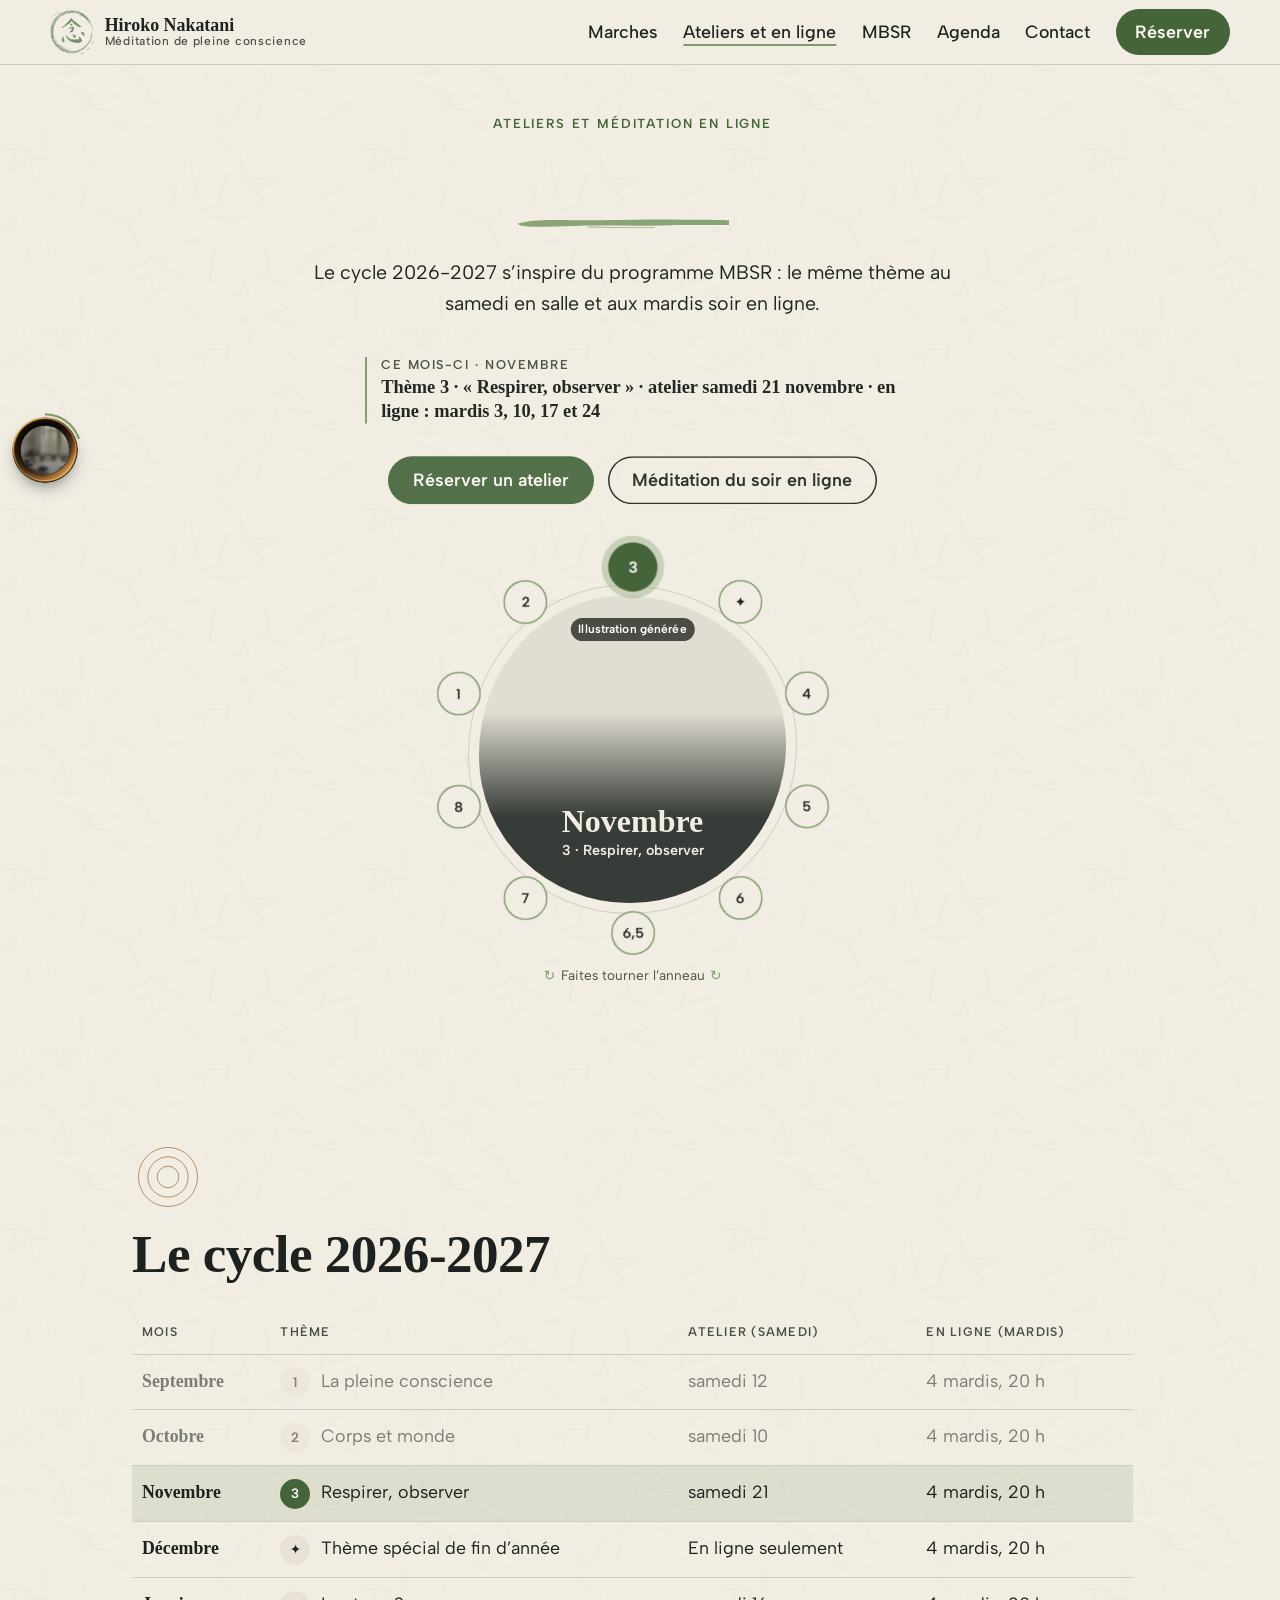
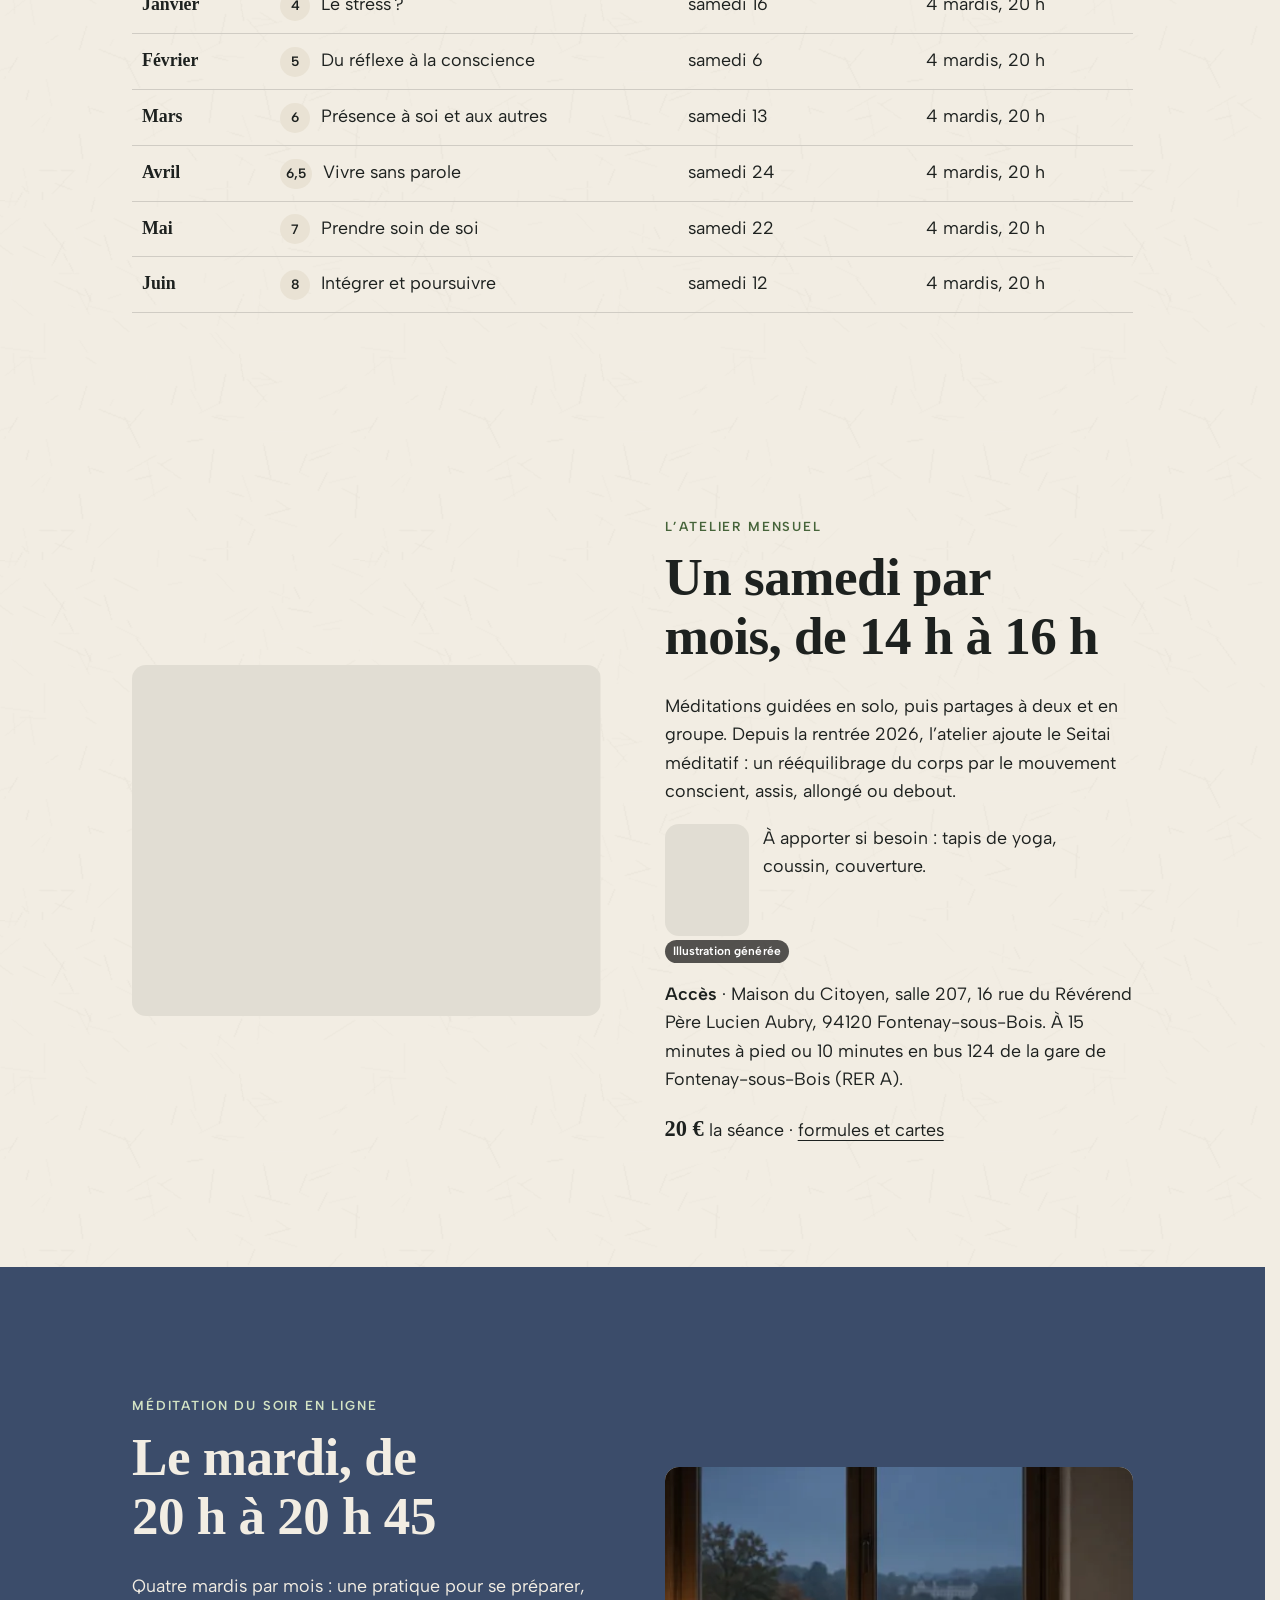
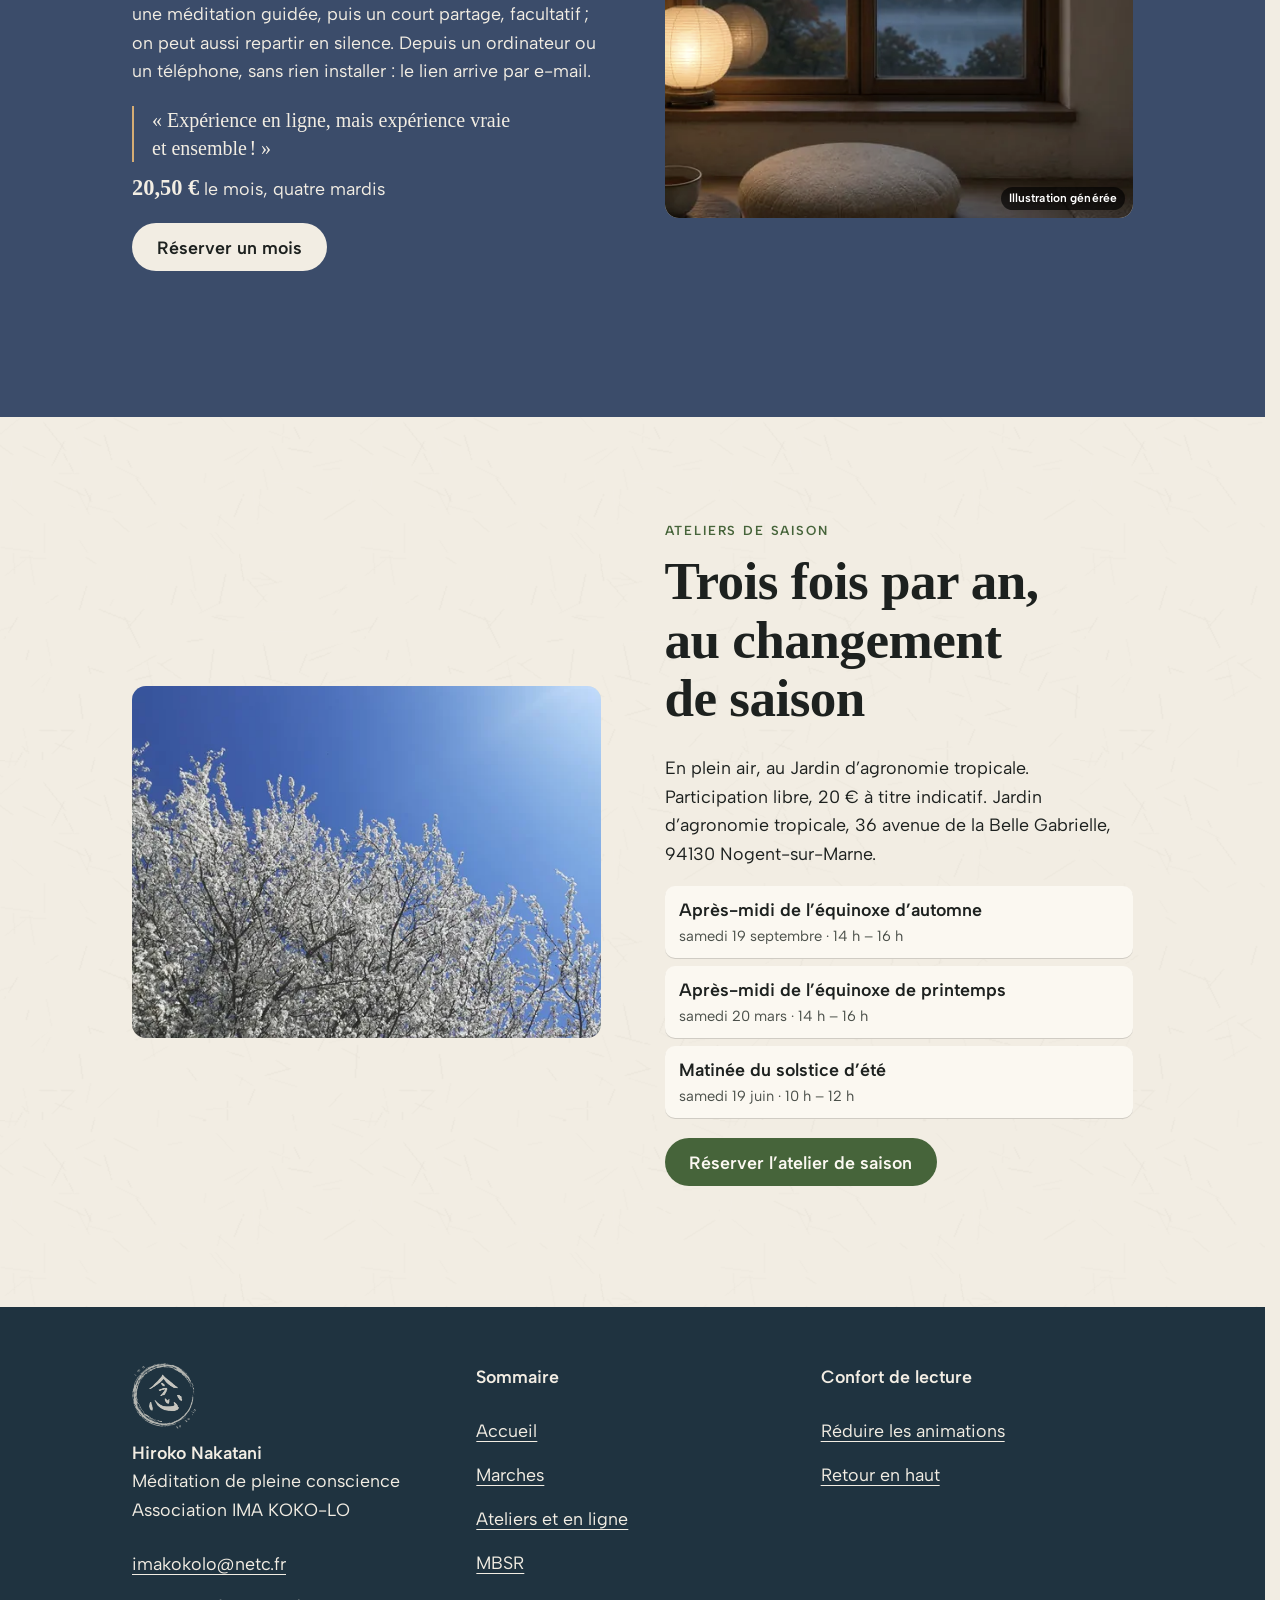
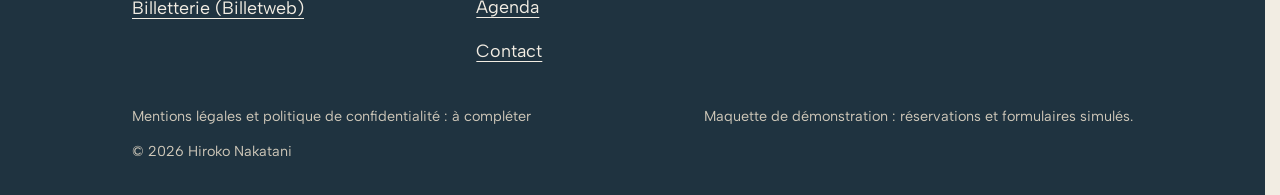
<file: ateliers.html>
<!doctype html>
<html lang="fr" data-v="2" data-page="ateliers">
<head>
<meta charset="utf-8">
<meta name="viewport" content="width=device-width, initial-scale=1, viewport-fit=cover">
<title>Ateliers de pleine conscience et méditation du soir en ligne · Hiroko Nakatani</title>
<meta name="description" content="L’atelier mensuel du samedi à Fontenay-sous-Bois, la méditation du mardi soir en ligne et les ateliers de saison : le cycle des thèmes 2026-2027.">
<meta name="robots" content="noindex, nofollow">
<link rel="canonical" href="https://hiroko-nakatani-maquette.vercel.app/ateliers">
<style>:root{--fond:#f2ede3;--texte:#1d211f;--voile-fond:#1f3340;--ouverture-fond:#f2ede3;--menu-fond:#1f3340}:root { --entete-h: 72px; --barres-h: 0px; } html { background: var(--fond); color: var(--texte); scrollbar-gutter: stable; } body { margin: 0; background: var(--fond); } html.js:not(.calme):not(.secours):not([data-arrivee="retour"]) [data-anime] { opacity: 0; } html.js:not(.calme):not(.secours):not([data-arrivee="retour"]) [data-anime].vu { opacity: 1; } [data-voile] { position: fixed; inset: 0; z-index: 900; background: var(--voile-fond); transform: translateY(100%); visibility: hidden; pointer-events: none; } html[data-arrivee="voile"]:not(.voile-leve):not(.calme):not(.secours) [data-voile] { transform: none; visibility: visible; } html.calme [data-voile], html.secours [data-voile] { visibility: hidden !important; } .ouverture-panneau { position: fixed; inset: 0; z-index: 850; display: none; place-content: center; justify-items: center; background: var(--ouverture-fond, var(--voile-fond)); color: var(--fond); text-align: center; } html.js[data-arrivee="intro"]:not(.calme):not(.secours):not(.intro-finie) .ouverture-panneau { display: grid; } html.defilement-bloque, html.defilement-bloque body, html.js[data-arrivee="intro"]:not(.calme):not(.secours):not(.intro-finie), html.js[data-arrivee="intro"]:not(.calme):not(.secours):not(.intro-finie) body, html[data-arrivee="voile"]:not(.voile-leve):not(.calme):not(.secours), html[data-arrivee="voile"]:not(.voile-leve):not(.calme):not(.secours) body { overflow: hidden; } html.js[data-arrivee="intro"]:not(.calme):not(.secours):not(.intro-finie) { background-color: var(--ouverture-fond, var(--voile-fond)); } html[data-arrivee="voile"]:not(.voile-leve):not(.calme):not(.secours) { background-color: var(--voile-fond); }</style>
<script>(function () {
var d = document.documentElement, ss = null, ls = null;
try { ss = window.sessionStorage; ls = window.localStorage; } catch (e) {}
d.classList.add('js');
var calme = false;
try { calme = !!ls && ls.getItem('socle:calme') === 'oui'; } catch (e) {}
if (!calme && window.matchMedia && matchMedia('(prefers-reduced-motion: reduce)').matches) calme = true;
if (calme) d.classList.add('calme');
var nav = performance.getEntriesByType ? performance.getEntriesByType('navigation')[0] : null;
var type = nav ? nav.type : 'navigate';
var depart = null;
try { depart = JSON.parse(ss.getItem('socle:depart') || 'null'); ss.removeItem('socle:depart'); } catch (e) {}
if (depart && !(Date.now() - depart.t < 15000)) depart = null;
var retourSection = false;
try { retourSection = !!ss.getItem('socle:calme-retour'); } catch (e) {}
var mode = type === 'back_forward' || retourSection ? 'retour' : type === 'reload' ? 'intro' : depart ? 'voile' : 'intro';
d.setAttribute('data-arrivee', mode);
if (mode === 'voile' && depart.couleur) d.style.setProperty('--voile-fond', depart.couleur);
if (type === 'reload' && 'scrollRestoration' in history) {
if (!retourSection) history.scrollRestoration = 'manual';
}
try {
var choisie = ls && ls.getItem('socle:langue');
var langue = (d.lang || '').slice(0, 2);
if (choisie && choisie !== langue && type === 'navigate' && !depart) {
var alt = document.querySelector('link[rel="alternate"][hreflang="' + choisie + '"]');
if (alt) location.replace(new URL(alt.href).pathname + location.search + location.hash);
}
} catch (e) {}
setTimeout(function () { if (!d.classList.contains('demarre')) d.classList.add('secours'); }, 2000);
})();</script>
<link rel="preload" href="/assets/fonts/shippori-mincho-latin-500-normal.woff2" as="font" type="font/woff2" crossorigin>
<link rel="stylesheet" href="/assets/css/socle.css?v=2">
<link rel="stylesheet" href="/assets/css/site.css?v=2">
<link rel="modulepreload" href="/assets/js/site.js?v=2">
<link rel="modulepreload" href="/assets/js/socle/index.js?v=2">
<script src="/assets/vendor/gsap.min.js" defer></script>
<script src="/assets/vendor/ScrollTrigger.min.js" defer></script>
<script src="/assets/vendor/SplitText.min.js" defer></script>
<script type="module" src="/assets/js/site.js?v=2"></script>
<meta name="theme-color" content="#f2ede3">
<link rel="icon" href="/assets/images/favicon.png" type="image/png">
<link rel="apple-touch-icon" href="/assets/images/apple-touch-icon.png">
<meta property="og:type" content="website">
<meta property="og:site_name" content="Hiroko Nakatani">
<meta property="og:locale" content="fr_FR">
<meta property="og:title" content="Ateliers de pleine conscience et méditation du soir en ligne · Hiroko Nakatani">
<meta property="og:description" content="L’atelier mensuel du samedi à Fontenay-sous-Bois, la méditation du mardi soir en ligne et les ateliers de saison : le cycle des thèmes 2026-2027.">
<meta property="og:url" content="https://hiroko-nakatani-maquette.vercel.app/ateliers">
<meta property="og:image" content="https://hiroko-nakatani-maquette.vercel.app/assets/partage/ateliers-fr.jpg">
<meta property="og:image:width" content="1200">
<meta property="og:image:height" content="630">
<meta property="og:image:alt" content="Salle d’atelier lumineuse, coussins en cercle">
<meta name="twitter:card" content="summary_large_image">
<script type="application/ld+json">{"@context":"https://schema.org","@type":"Organization","name":"Hiroko Nakatani — Méditation de pleine conscience","url":"https://hiroko-nakatani-maquette.vercel.app/","email":"imakokolo@netc.fr","description":"Marches méditatives dans le bois de Vincennes, ateliers de pleine conscience à Fontenay-sous-Bois, méditation du soir en ligne et programme MBSR, avec Hiroko Nakatani, instructrice MBSR.","areaServed":"Paris et Val-de-Marne","founder":{"@type":"Person","name":"Hiroko Nakatani","jobTitle":"Instructrice MBSR"}}</script>
</head>
<body id="haut">
<div data-voile data-forme="onde" data-grille="voile" aria-hidden="true"><div class="voile-contenu"><img src="/assets/images/logo-imakokolo-clair.png" alt="" width="64" height="66"><span data-voile-libelle>Ateliers et en ligne</span></div></div>
<div class="ouverture-panneau" data-ouverture aria-hidden="true">
  <div class="ouverture-logo" data-ouverture-objet>
    <img class="ouverture-enso" src="/assets/images/logo-imakokolo.png" alt="" width="256" height="262">
    <img class="ouverture-kanji" src="/assets/images/logo-imakokolo.png" alt="" width="256" height="262">
  </div>
  <p class="ouverture-nom">Hiroko Nakatani</p>
  <p class="ouverture-ligne">Méditation de pleine conscience</p>
</div>
<a class="evitement" href="#contenu">Aller au contenu</a>
<header data-entete>
  <div class="entete-rangee">
    <a class="entete-logo" href="/" data-libelle="Accueil">
      <img src="/assets/images/logo-imakokolo.png" alt="" width="44" height="45"><span class="entete-nom"><span>Hiroko Nakatani</span><small>Méditation de pleine conscience</small></span>
    </a>
    <nav data-nav aria-label="Navigation principale">
      <ul><li><a href="/marches" data-libelle="Marches">Marches</a></li><li><a href="/ateliers" data-libelle="Ateliers et en ligne" aria-current="page">Ateliers et en ligne</a></li><li><a href="/mbsr" data-libelle="MBSR">MBSR</a></li><li><a href="/agenda" data-libelle="Agenda">Agenda</a></li><li><a href="/contact" data-libelle="Contact">Contact</a></li></ul>
    </nav>
    <div class="entete-actions">
      <a class="bouton" href="/agenda" data-libelle="Agenda">Réserver</a>
      <button type="button" data-menu-bouton aria-controls="menu" aria-expanded="false" data-libelle-ouvrir="Menu" data-libelle-fermer="Fermer"><span data-libelle-bouton>Menu</span></button>
      <a class="menu-sansjs" href="#menu" data-menu-lien>Menu</a>
    </div>
  </div>
</header>
<script>/* Avant le premier affichage : rangées de la navigation (même règle que ajusterNav dans assets/js/socle/entete.js)
   et hauteur réelle de l'en-tête, pour que rien ne saute quand le JavaScript du site prend la main. */
(function () {
  var h = document.documentElement, u = document.querySelector('[data-nav] ul'), e = document.querySelector('[data-entete]');
  if (u) {
    var deborde = function () { return u.scrollWidth > u.clientWidth + 1; }, c = deborde();
    if (c && window.matchMedia('(min-width: 900px)').matches) {
      h.classList.add('nav-deux-rangees'); c = deborde();
      if (c) { h.classList.add('nav-deux-lignes'); var a = u.querySelector('a'); c = !a || u.getBoundingClientRect().height > a.getBoundingClientRect().height * 2.5; }
      if (c) h.classList.remove('nav-deux-rangees', 'nav-deux-lignes');
    }
    if (c) h.classList.add('nav-compacte');
  }
  if (e) h.style.setProperty('--entete-h', Math.round(e.getBoundingClientRect().height) + 'px');
})();</script>
<span id="menu-ferme" aria-hidden="true"></span>
<div id="menu" data-menu role="dialog" aria-modal="true" aria-label="Menu">
  <p class="menu-sansjs-fermer"><a href="#menu-ferme">Fermer</a></p>
  <ul><li style="--i:0"><a href="/" class="menu-lien" data-libelle="Accueil">Accueil</a></li><li style="--i:1"><a href="/marches" class="menu-lien" data-libelle="Marches">Marches</a></li><li style="--i:2"><a href="/ateliers" class="menu-lien" data-libelle="Ateliers et en ligne" aria-current="page">Ateliers et en ligne</a></li><li style="--i:3"><a href="/mbsr" class="menu-lien" data-libelle="MBSR">MBSR</a></li><li style="--i:4"><a href="/agenda" class="menu-lien" data-libelle="Agenda">Agenda</a></li><li style="--i:5"><a href="/contact" class="menu-lien" data-libelle="Contact">Contact</a></li></ul>
  <p class="menu-actions"><a class="bouton" href="/agenda" data-libelle="Agenda">Réserver une séance</a> <a class="bouton bouton--contour" href="mailto:imakokolo@netc.fr">imakokolo@netc.fr</a></p>
  <p><button type="button" class="lien" data-calme-bascule data-libelle-reduire="Réduire les animations" data-libelle-retablir="Rétablir les animations" data-libelle-systeme="Animations réduites par le réglage de votre appareil"><span data-libelle-bouton>Réduire les animations</span></button></p>
</div>
<main id="contenu" tabindex="-1">
<section class="a-ouverture" id="debut">
  <div class="conteneur a-ouverture-tete">
    <p class="surtitre" data-anime="gsap">Ateliers et méditation en ligne</p>
    <h1 class="titre-pinceau" data-anime="gsap" data-grille="typo">Un <em class="mot-encre">thème</em> par mois, toute l’année</h1>
    <p class="intro masque-ecran-bas" data-anime="gsap">Le cycle 2026-2027 s’inspire du programme MBSR : le même thème au samedi en salle et aux mardis soir en ligne.</p>
  </div>
  <div class="anneau" data-anneau="2" data-effet="anneau-themes" role="group" aria-label="Les thèmes de l’année 2026-2027 : faites tourner l’anneau ou choisissez un numéro pour voir le mois, l’atelier et les mardis en ligne">
    <ol class="anneau-themes">
      <li class="anneau-theme" style="--i:0;--n:10"><button type="button" class="anneau-num" data-i="0" data-mois="septembre" data-titre="1 · La pleine conscience" data-detail="Thème 1 · « La pleine conscience » · atelier samedi 12 septembre · en ligne : quatre mardis" aria-pressed="false" aria-label="septembre : Thème 1 · « La pleine conscience » · atelier samedi 12 septembre · en ligne : quatre mardis">1</button></li><li class="anneau-theme" style="--i:1;--n:10"><button type="button" class="anneau-num" data-i="1" data-mois="octobre" data-titre="2 · Corps et monde" data-detail="Thème 2 · « Corps et monde » · atelier samedi 10 octobre · en ligne : mardis 6, 13, 20 et 27" aria-pressed="false" aria-label="octobre : Thème 2 · « Corps et monde » · atelier samedi 10 octobre · en ligne : mardis 6, 13, 20 et 27">2</button></li><li class="anneau-theme est-courant" style="--i:2;--n:10"><button type="button" class="anneau-num" data-i="2" data-mois="novembre" data-titre="3 · Respirer, observer" data-detail="Thème 3 · « Respirer, observer » · atelier samedi 21 novembre · en ligne : mardis 3, 10, 17 et 24" aria-pressed="true" aria-label="novembre : Thème 3 · « Respirer, observer » · atelier samedi 21 novembre · en ligne : mardis 3, 10, 17 et 24">3</button></li><li class="anneau-theme" style="--i:3;--n:10"><button type="button" class="anneau-num" data-i="3" data-mois="décembre" data-titre="Thème spécial de fin d’année" data-detail="« Thème spécial de fin d’année » · pas d’atelier en salle · en ligne : mardis 1, 8, 15 et 22" aria-pressed="false" aria-label="décembre : « Thème spécial de fin d’année » · pas d’atelier en salle · en ligne : mardis 1, 8, 15 et 22">✦</button></li><li class="anneau-theme" style="--i:4;--n:10"><button type="button" class="anneau-num" data-i="4" data-mois="janvier" data-titre="4 · Le stress ?" data-detail="Thème 4 · « Le stress ? » · atelier samedi 16 janvier · en ligne : quatre mardis" aria-pressed="false" aria-label="janvier : Thème 4 · « Le stress ? » · atelier samedi 16 janvier · en ligne : quatre mardis">4</button></li><li class="anneau-theme" style="--i:5;--n:10"><button type="button" class="anneau-num" data-i="5" data-mois="février" data-titre="5 · Du réflexe à la conscience" data-detail="Thème 5 · « Du réflexe à la conscience » · atelier samedi 6 février · en ligne : quatre mardis" aria-pressed="false" aria-label="février : Thème 5 · « Du réflexe à la conscience » · atelier samedi 6 février · en ligne : quatre mardis">5</button></li><li class="anneau-theme" style="--i:6;--n:10"><button type="button" class="anneau-num" data-i="6" data-mois="mars" data-titre="6 · Présence à soi et aux autres" data-detail="Thème 6 · « Présence à soi et aux autres » · atelier samedi 13 mars · en ligne : quatre mardis" aria-pressed="false" aria-label="mars : Thème 6 · « Présence à soi et aux autres » · atelier samedi 13 mars · en ligne : quatre mardis">6</button></li><li class="anneau-theme" style="--i:7;--n:10"><button type="button" class="anneau-num" data-i="7" data-mois="avril" data-titre="6,5 · Vivre sans parole" data-detail="Thème 6,5 · « Vivre sans parole » · atelier samedi 24 avril · en ligne : quatre mardis" aria-pressed="false" aria-label="avril : Thème 6,5 · « Vivre sans parole » · atelier samedi 24 avril · en ligne : quatre mardis">6,5</button></li><li class="anneau-theme" style="--i:8;--n:10"><button type="button" class="anneau-num" data-i="8" data-mois="mai" data-titre="7 · Prendre soin de soi" data-detail="Thème 7 · « Prendre soin de soi » · atelier samedi 22 mai · en ligne : quatre mardis" aria-pressed="false" aria-label="mai : Thème 7 · « Prendre soin de soi » · atelier samedi 22 mai · en ligne : quatre mardis">7</button></li><li class="anneau-theme" style="--i:9;--n:10"><button type="button" class="anneau-num" data-i="9" data-mois="juin" data-titre="8 · Intégrer et poursuivre" data-detail="Thème 8 · « Intégrer et poursuivre » · atelier samedi 12 juin · en ligne : quatre mardis" aria-pressed="false" aria-label="juin : Thème 8 · « Intégrer et poursuivre » · atelier samedi 12 juin · en ligne : quatre mardis">8</button></li>
    </ol>
    <div class="anneau-centre" data-iris-centre="disque">
      <figure class="media anneau-media" data-grok style="--cadrage:50% 62%">
  <picture><source media="(max-width: 760px) and (orientation: portrait)" srcset="/assets/images/grok/ateliers-ouverture-mobile-640.webp 640w" sizes="(max-width: 760px) 70vw, 34vw">
    <img src="/assets/images/grok/ateliers-ouverture-1280.webp" srcset="/assets/images/grok/ateliers-ouverture-640.webp 640w, /assets/images/grok/ateliers-ouverture-1280.webp 1280w" sizes="(max-width: 760px) 70vw, 34vw" alt="Salle d’atelier lumineuse, coussins en cercle" width="1280" height="720" fetchpriority="high" loading="eager" decoding="async">
  </picture><figcaption class="mention-ia">Illustration générée</figcaption>
</figure>
      <p class="anneau-info" aria-hidden="true"><span class="anneau-mois" data-anneau-mois>novembre</span><span class="anneau-titre" data-anneau-titre>3 · Respirer, observer</span></p>
    </div>
    <p class="anneau-aide" aria-hidden="true">Faites tourner l’anneau</p>
  </div>
  <div class="conteneur a-ouverture-pied">
    <p class="prochaine" data-info-cle data-anime="gsap"><span data-anneau-label data-courant="Ce mois-ci · novembre">Ce mois-ci · novembre</span> <strong data-anneau-detail aria-live="polite">Thème 3 · « Respirer, observer » · atelier samedi 21 novembre · en ligne : mardis 3, 10, 17 et 24</strong></p>
    <p class="actions" data-anime="gsap"><a href="/agenda?type=atelier" class="bouton" data-libelle="Agenda" data-action-principale>Réserver un atelier</a> <a class="bouton bouton--contour" href="#en-ligne">Méditation du soir en ligne</a></p>
  </div>
</section>
<section class="a-cycle conteneur" id="cycle">
  <svg class="anneaux-deco anneaux-deco--petit" viewBox="0 0 200 200" data-visuel aria-hidden="true" focusable="false"><circle cx="100" cy="100" r="30"/><circle cx="100" cy="100" r="56"/><circle cx="100" cy="100" r="82"/></svg>
  <h2 data-anime="lignes">Le cycle 2026-2027</h2>
  <div class="cycle-defile" tabindex="0" role="region" aria-label="Le cycle 2026-2027">
  <table class="cycle" data-anime data-effet="cycle">
    <thead><tr><th scope="col">Mois</th><th scope="col">Thème</th><th scope="col">Atelier (samedi)</th><th scope="col">En ligne (mardis)</th></tr></thead>
    <tbody>
      <tr class="cycle-ligne cycle-ligne--passe" data-mois="2026-09"><th scope="row">septembre</th><td><span class="cycle-num">1</span> La pleine conscience</td><td>samedi 12</td><td>4 mardis, 20 h</td></tr><tr class="cycle-ligne cycle-ligne--passe" data-mois="2026-10"><th scope="row">octobre</th><td><span class="cycle-num">2</span> Corps et monde</td><td>samedi 10</td><td>4 mardis, 20 h</td></tr><tr class="cycle-ligne cycle-ligne--courant" data-mois="2026-11"><th scope="row">novembre</th><td><span class="cycle-num">3</span> Respirer, observer</td><td>samedi 21</td><td>4 mardis, 20 h</td></tr><tr class="cycle-ligne cycle-ligne--avenir" data-mois="2026-12"><th scope="row">décembre</th><td><span class="cycle-num">✦</span> Thème spécial de fin d’année</td><td>En ligne seulement</td><td>4 mardis, 20 h</td></tr><tr class="cycle-ligne cycle-ligne--avenir" data-mois="2027-01"><th scope="row">janvier</th><td><span class="cycle-num">4</span> Le stress ?</td><td>samedi 16</td><td>4 mardis, 20 h</td></tr><tr class="cycle-ligne cycle-ligne--avenir" data-mois="2027-02"><th scope="row">février</th><td><span class="cycle-num">5</span> Du réflexe à la conscience</td><td>samedi 6</td><td>4 mardis, 20 h</td></tr><tr class="cycle-ligne cycle-ligne--avenir" data-mois="2027-03"><th scope="row">mars</th><td><span class="cycle-num">6</span> Présence à soi et aux autres</td><td>samedi 13</td><td>4 mardis, 20 h</td></tr><tr class="cycle-ligne cycle-ligne--avenir" data-mois="2027-04"><th scope="row">avril</th><td><span class="cycle-num">6,5</span> Vivre sans parole</td><td>samedi 24</td><td>4 mardis, 20 h</td></tr><tr class="cycle-ligne cycle-ligne--avenir" data-mois="2027-05"><th scope="row">mai</th><td><span class="cycle-num">7</span> Prendre soin de soi</td><td>samedi 22</td><td>4 mardis, 20 h</td></tr><tr class="cycle-ligne cycle-ligne--avenir" data-mois="2027-06"><th scope="row">juin</th><td><span class="cycle-num">8</span> Intégrer et poursuivre</td><td>samedi 12</td><td>4 mardis, 20 h</td></tr>
    </tbody>
  </table>
  </div>
</section>
<section class="a-atelier" id="atelier">
  <div class="conteneur a-atelier-grille">
    <figure class="media a-atelier-media" data-anime="rideau" style="--cadrage:50% 50%">
  <picture>
    <img src="/assets/images/atelier-groupe-1280.webp" srcset="/assets/images/atelier-groupe-640.webp 640w, /assets/images/atelier-groupe-1280.webp 1280w" sizes="(max-width: 760px) 92vw, 46vw" alt="L’atelier mensuel" width="1280" height="960" loading="lazy" decoding="async">
  </picture>
</figure>
    <div>
      <p class="surtitre" data-anime>L’atelier mensuel</p>
      <h2 data-anime="lignes">Un samedi par mois, de 14 h à 16 h</h2>
      <p data-anime>Méditations guidées en solo, puis partages à deux et en groupe. Depuis la rentrée 2026, l’atelier ajoute le Seitai méditatif : un rééquilibrage du corps par le mouvement conscient, assis, allongé ou debout.</p>
      <div class="a-atelier-pratique" data-anime>
        <figure class="media a-tapis-media" data-grok style="--cadrage:50% 50%">
  <picture>
    <img src="/assets/images/grok/ateliers-tapis-784.webp" srcset="/assets/images/grok/ateliers-tapis-480.webp 480w, /assets/images/grok/ateliers-tapis-640.webp 640w, /assets/images/grok/ateliers-tapis-784.webp 784w" sizes="120px" alt="" width="784" height="1175" loading="lazy" decoding="async">
  </picture><figcaption class="mention-ia">Illustration générée</figcaption>
</figure>
        <p>À apporter si besoin : tapis de yoga, coussin, couverture.</p>
      </div>
      <p class="a-acces" data-anime><strong>Accès</strong> · Maison du Citoyen, salle 207, 16 rue du Révérend Père Lucien Aubry, 94120 Fontenay-sous-Bois. À 15 minutes à pied ou 10 minutes en bus 124 de la gare de Fontenay-sous-Bois (RER A).</p>
      <p class="a-prix" data-anime><span data-prix>20 €</span> la séance · <a href="/agenda#tarifs" data-libelle="Agenda">formules et cartes</a></p>
    </div>
  </div>
</section>
<section class="a-enligne" id="en-ligne" data-effet="nuit-tombe">
  <div class="a-nuit" aria-hidden="true"></div>
  <div class="conteneur a-enligne-grille">
    <div>
      <p class="surtitre" data-anime>Méditation du soir en ligne</p>
      <h2 data-anime="lignes">Le mardi, de 20 h à 20 h 45</h2>
      <p data-anime>Quatre mardis par mois : une pratique pour se préparer, une méditation guidée, puis un court partage, facultatif ; on peut aussi repartir en silence. Depuis un ordinateur ou un téléphone, sans rien installer : le lien arrive par e-mail.</p>
      <blockquote class="citation citation--clair" data-anime><p>« Expérience en ligne, mais expérience vraie et ensemble ! »</p></blockquote>
      <p class="a-prix" data-anime><span data-prix>20,50 €</span> le mois, quatre mardis</p>
      <p data-anime><a class="bouton bouton--clair" href="https://www.billetweb.fr/meditation-du-soir-en-ligne" target="_blank" rel="noopener" data-retour aria-label="Réserver un mois (s’ouvre dans un nouvel onglet)">Réserver un mois</a></p>
    </div>
    <div class="a-lampe-cadre">
      <figure class="media a-enligne-media" data-grok style="--cadrage:50% 50%">
  <picture>
    <img src="/assets/images/grok/ateliers-soir-960.webp" srcset="/assets/images/grok/ateliers-soir-480.webp 480w, /assets/images/grok/ateliers-soir-640.webp 640w, /assets/images/grok/ateliers-soir-960.webp 960w" sizes="(max-width: 760px) 92vw, 46vw" alt="" width="960" height="540" loading="lazy" decoding="async">
  </picture><figcaption class="mention-ia">Illustration générée</figcaption>
</figure>
      <span class="a-lampe" aria-hidden="true"></span>
    </div>
  </div>
</section>
<section class="a-saison" id="saison">
  <div class="conteneur a-saison-grille">
    <figure class="media a-saison-media" data-fx="zoom" style="--cadrage:50% 50%">
  <picture>
    <img src="/assets/images/saison-printemps-1280.webp" srcset="/assets/images/saison-printemps-640.webp 640w, /assets/images/saison-printemps-1280.webp 1280w" sizes="(max-width: 760px) 92vw, 46vw" alt="Cerisier en fleurs dans le bois au printemps" width="1280" height="960" loading="lazy" decoding="async">
  </picture>
</figure>
    <div>
      <p class="surtitre" data-anime>Ateliers de saison</p>
      <h2 data-anime="lignes">Trois fois par an, au changement de saison</h2>
      <p data-anime>En plein air, au Jardin d’agronomie tropicale. Participation libre, 20 € à titre indicatif. Jardin d’agronomie tropicale, 36 avenue de la Belle Gabrielle, 94130 Nogent-sur-Marne.</p>
      <ul class="saison-dates" data-anime="cascade">
        <li class="saison-date date--passe" data-date data-debut="29830440" data-fin="29830560" data-jour="2026-09-19"><strong>Après-midi de l’équinoxe d’automne</strong><span>samedi 19 septembre · 14 h – 16 h</span></li><li class="saison-date date--avenir" data-date data-debut="30092520" data-fin="30092640" data-jour="2027-03-20"><strong>Après-midi de l’équinoxe de printemps</strong><span>samedi 20 mars · 14 h – 16 h</span></li><li class="saison-date date--avenir" data-date data-debut="30223320" data-fin="30223440" data-jour="2027-06-19"><strong>Matinée du solstice d’été</strong><span>samedi 19 juin · 10 h – 12 h</span></li>
      </ul>
      <p data-anime><a class="bouton" href="https://www.billetweb.fr/atelier-de-meditation-en-plein-air-jardin-dagronomie-tropicale" target="_blank" rel="noopener" data-retour aria-label="Réserver l’atelier de saison (s’ouvre dans un nouvel onglet)">Réserver l’atelier de saison</a></p>
    </div>
  </div>
</section>
</main>
<footer class="pied" id="pied" data-masque-barre>
  <div class="conteneur pied-grille">
    <div class="pied-marque">
      <img src="/assets/images/logo-imakokolo-clair.png" alt="" width="44" height="45">
      <p><strong>Hiroko Nakatani</strong><br>Méditation de pleine conscience<br>Association IMA KOKO-LO</p>
      <p><a href="mailto:imakokolo@netc.fr">imakokolo@netc.fr</a><br><a href="https://www.billetweb.fr/les-formules-annuelles-cartes-fidelites" target="_blank" rel="noopener" aria-describedby="nouvel-onglet">Billetterie (Billetweb)</a></p>
    </div>
    <nav aria-label="Sommaire">
      <p><strong>Sommaire</strong></p>
      <ul><li><a href="/" data-libelle="Accueil">Accueil</a></li><li><a href="/marches" data-libelle="Marches">Marches</a></li><li><a href="/ateliers" data-libelle="Ateliers et en ligne" aria-current="page">Ateliers et en ligne</a></li><li><a href="/mbsr" data-libelle="MBSR">MBSR</a></li><li><a href="/agenda" data-libelle="Agenda">Agenda</a></li><li><a href="/contact" data-libelle="Contact">Contact</a></li></ul>
    </nav>
    <div>
      <p><strong>Confort de lecture</strong></p>
      <ul>
        <li><button type="button" class="lien" data-calme-bascule data-libelle-reduire="Réduire les animations" data-libelle-retablir="Rétablir les animations" data-libelle-systeme="Animations réduites par le réglage de votre appareil"><span data-libelle-bouton>Réduire les animations</span></button></li>
        <li><a href="#haut" data-sans-transition>Retour en haut</a></li>
      </ul>
    </div>
  </div>
  <div class="conteneur pied-bas"><p>Mentions légales et politique de confidentialité : à compléter</p><p>Maquette de démonstration : réservations et formulaires simulés.</p><p>© 2026 Hiroko Nakatani</p></div>
  <span id="nouvel-onglet" hidden>s’ouvre dans un nouvel onglet</span>
</footer>
<div data-barre-fixe>
  <span class="barre-place-cloche" aria-hidden="true"></span>
  <a class="bouton bouton--contour" href="/contact" data-libelle="Contact">Écrire</a>
  <a class="bouton" href="/agenda" data-libelle="Agenda">Réserver</a>
</div>
<dialog class="recap" data-recap aria-labelledby="recap-titre">
  <button type="button" class="recap-fermer" data-recap-fermer aria-label="Fermer"><span aria-hidden="true">×</span></button>
  <p class="surtitre">Avant de réserver</p>
  <h2 id="recap-titre" class="recap-titre" data-recap-titre></h2>
  <p class="recap-sous" data-recap-sous></p>
  <dl class="recap-liste">
    <div><dt>Quand</dt><dd data-recap-quand></dd></div>
    <div><dt>Où</dt><dd data-recap-ou></dd></div>
    <div><dt>À apporter</dt><dd><span data-apporter="marche" hidden>De bonnes chaussures, une tenue selon la météo, de l’eau. Rendez-vous 5 minutes avant.</span><span data-apporter="atelier" hidden>Une tenue souple, des chaussettes chaudes ; tapis et coussins sont sur place.</span><span data-apporter="enligne" hidden>Un endroit calme, un ordinateur ou un téléphone ; le lien arrive par e-mail.</span><span data-apporter="saison" hidden>Une tenue selon la météo et un petit tapis ou un plaid pour s’asseoir dehors.</span></dd></div>
    <div><dt>Prix</dt><dd class="recap-prix" data-recap-prix></dd></div>
  </dl>
  <p class="recap-actions"><a class="bouton" data-recap-lien href="https://www.billetweb.fr/les-formules-annuelles-cartes-fidelites" target="_blank" rel="noopener">Continuer sur Billetweb</a> <button type="button" class="bouton bouton--contour" data-recap-fermer>Choisir une autre date</button></p>
  <p class="recap-note">La billetterie Billetweb s’ouvre dans un nouvel onglet.</p>
</dialog>
<button type="button" class="mini-cloche" data-mini-cloche data-grille="fil" data-effet="mini-cloche" aria-label="Faire sonner la cloche">
  <span class="mini-cloche-bol" aria-hidden="true"><span class="mini-cloche-eau"></span></span>
  <span class="mini-cloche-reperes" aria-hidden="true"></span>
</button>
<p class="pastille-son" data-pastille-son hidden aria-live="polite"><span data-son-etat>La cloche sonne</span> <button type="button" class="lien" data-son-bascule data-libelle-couper="Couper le son" data-libelle-remettre="Remettre le son" data-etat-coupe="Son coupé" data-etat-sonne="La cloche sonne">Couper le son</button></p>
<svg class="defs-svg" width="0" height="0" aria-hidden="true" focusable="false"><filter id="encre-bords" x="-6%" y="-12%" width="112%" height="124%"><feTurbulence type="fractalNoise" baseFrequency="0.75" numOctaves="2" seed="8" result="bruit"/><feDisplacementMap in="SourceGraphic" in2="bruit" scale="2.6" xChannelSelector="R" yChannelSelector="G"/></filter></svg>
</body>
</html>
</file>
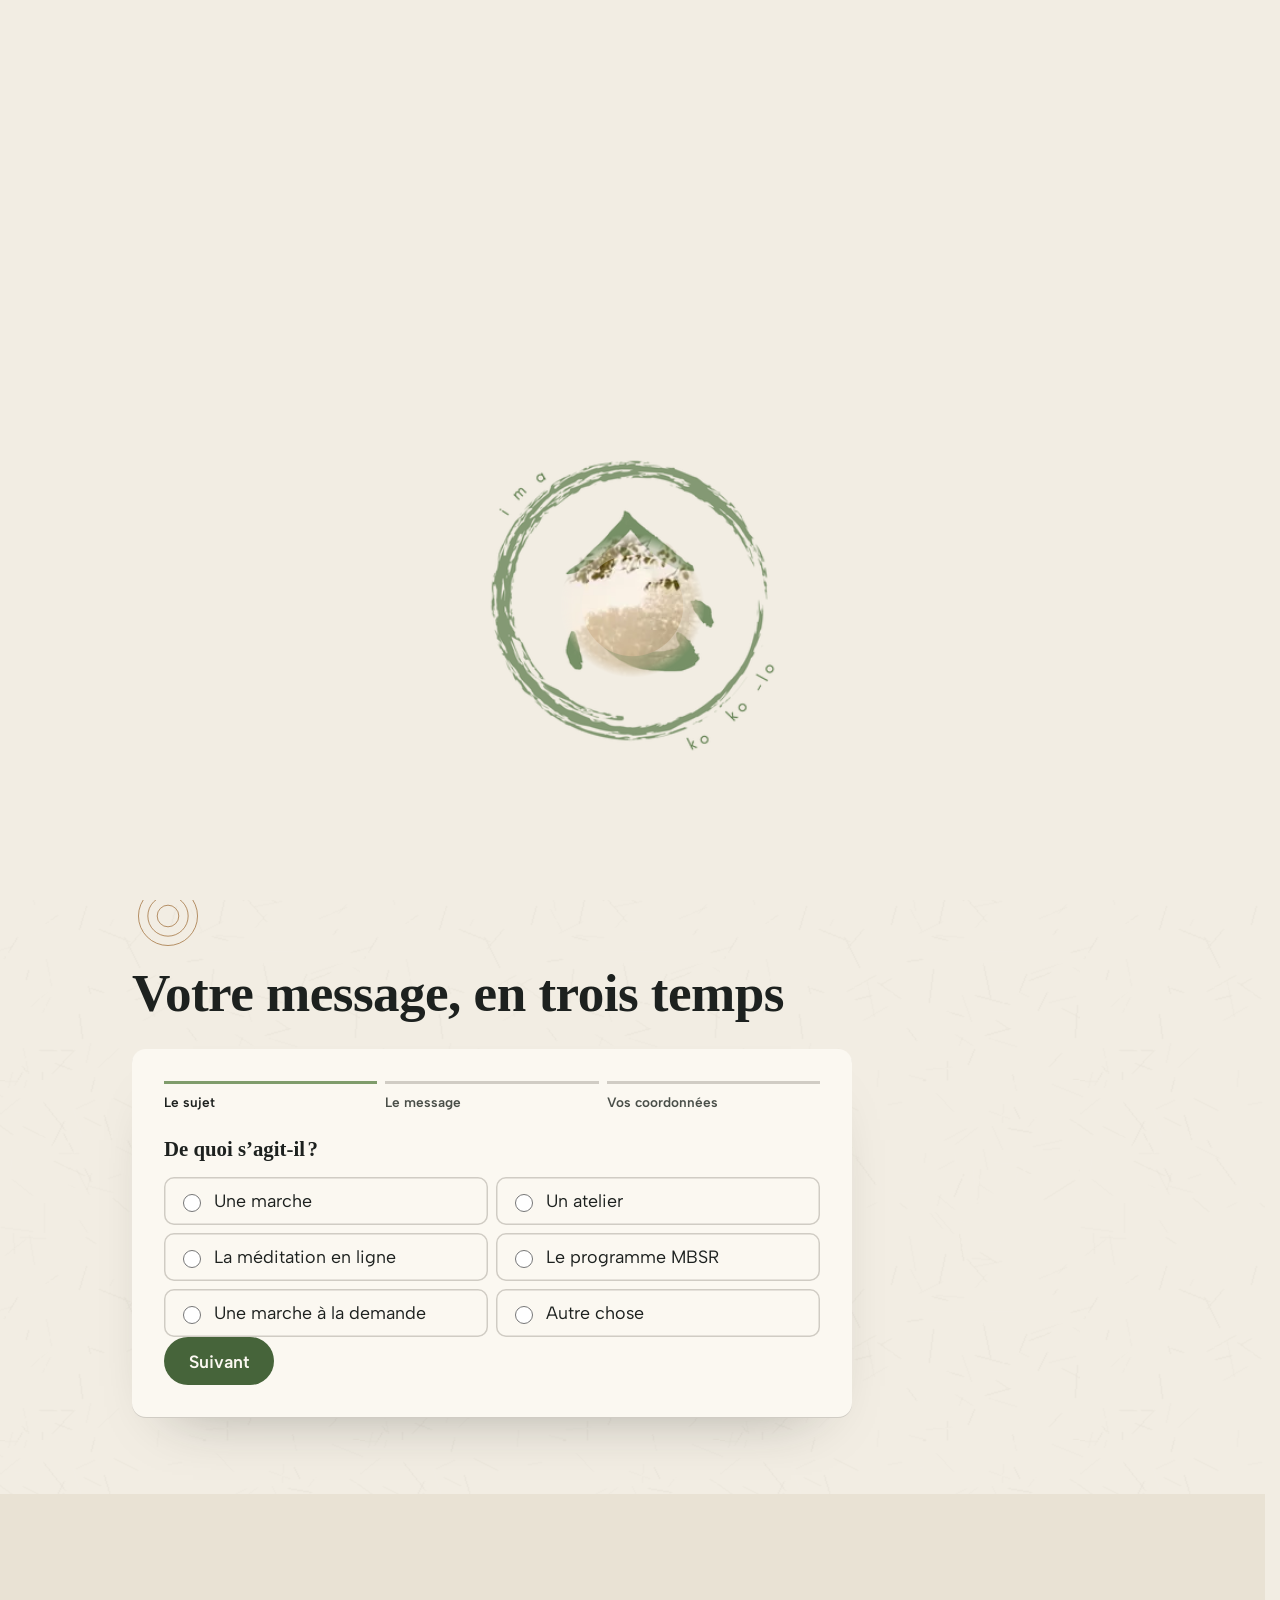
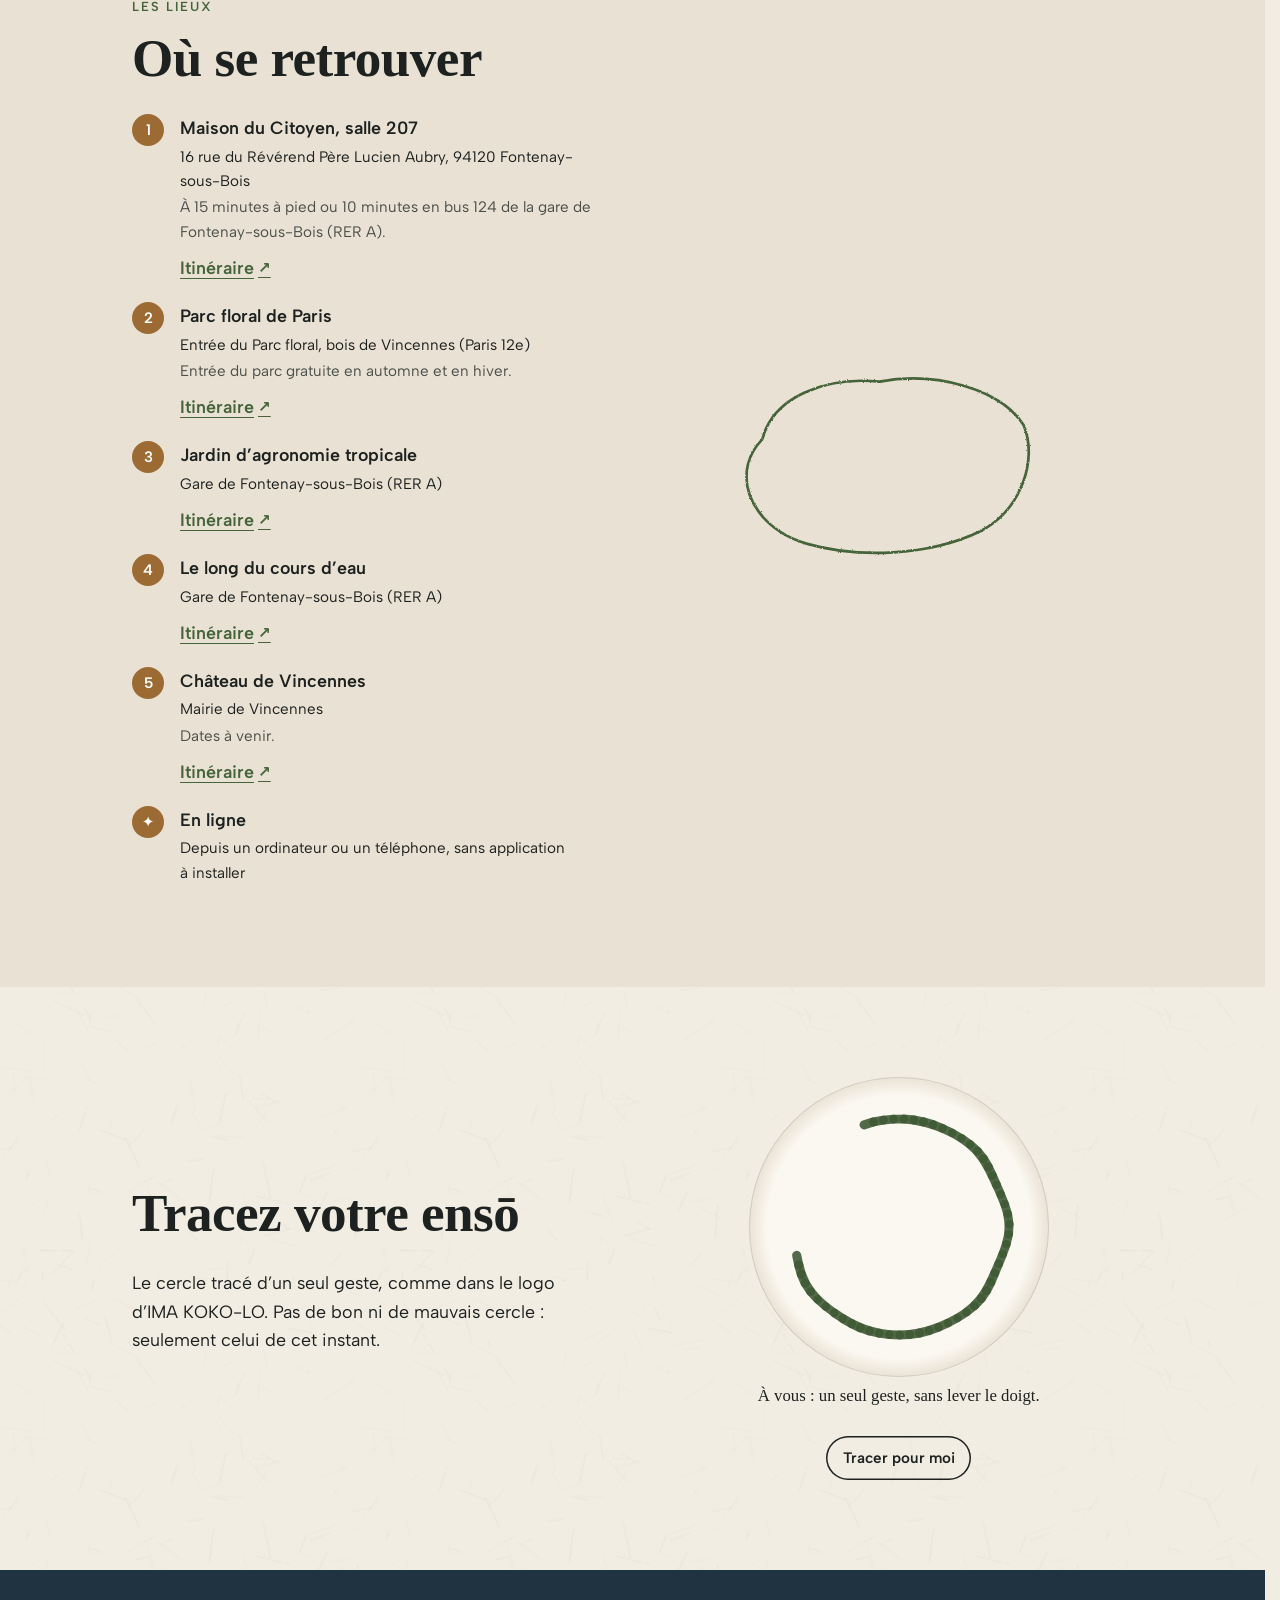
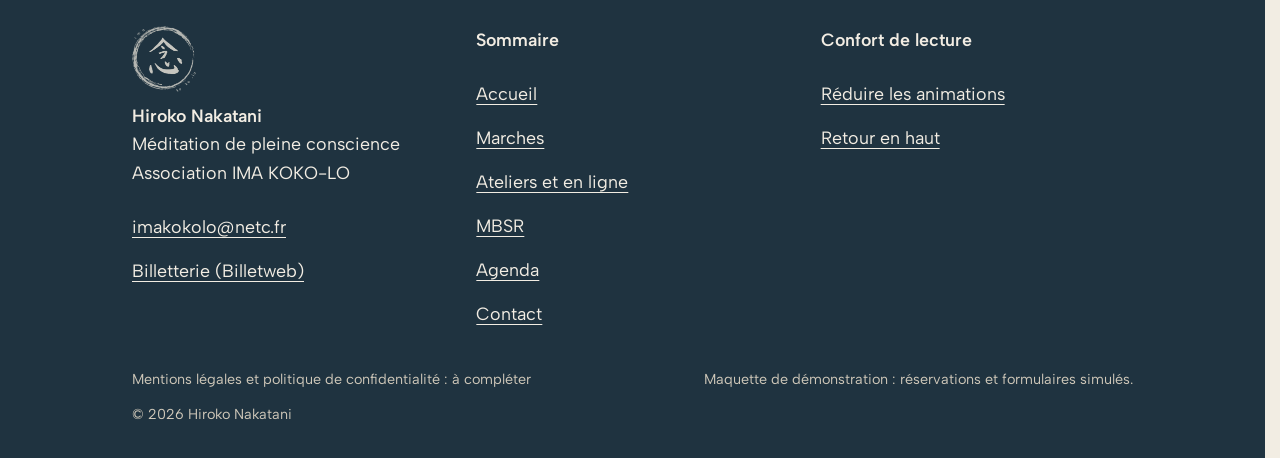
<file: contact.html>
<!doctype html>
<html lang="fr" data-v="2" data-page="contact">
<head>
<meta charset="utf-8">
<meta name="viewport" content="width=device-width, initial-scale=1, viewport-fit=cover">
<title>Contact · Hiroko Nakatani</title>
<meta name="description" content="Écrire à Hiroko Nakatani et à l’association IMA KOKO-LO : une question, une marche à la demande, le programme MBSR.">
<meta name="robots" content="noindex, nofollow">
<link rel="canonical" href="https://hiroko-nakatani-maquette.vercel.app/contact">
<style>:root{--fond:#f2ede3;--texte:#1d211f;--voile-fond:#1f3340;--ouverture-fond:#f2ede3;--menu-fond:#1f3340}:root { --entete-h: 72px; --barres-h: 0px; } html { background: var(--fond); color: var(--texte); scrollbar-gutter: stable; } body { margin: 0; background: var(--fond); } html.js:not(.calme):not(.secours):not([data-arrivee="retour"]) [data-anime] { opacity: 0; } html.js:not(.calme):not(.secours):not([data-arrivee="retour"]) [data-anime].vu { opacity: 1; } [data-voile] { position: fixed; inset: 0; z-index: 900; background: var(--voile-fond); transform: translateY(100%); visibility: hidden; pointer-events: none; } html[data-arrivee="voile"]:not(.voile-leve):not(.calme):not(.secours) [data-voile] { transform: none; visibility: visible; } html.calme [data-voile], html.secours [data-voile] { visibility: hidden !important; } .ouverture-panneau { position: fixed; inset: 0; z-index: 850; display: none; place-content: center; justify-items: center; background: var(--ouverture-fond, var(--voile-fond)); color: var(--fond); text-align: center; } html.js[data-arrivee="intro"]:not(.calme):not(.secours):not(.intro-finie) .ouverture-panneau { display: grid; } html.defilement-bloque, html.defilement-bloque body, html.js[data-arrivee="intro"]:not(.calme):not(.secours):not(.intro-finie), html.js[data-arrivee="intro"]:not(.calme):not(.secours):not(.intro-finie) body, html[data-arrivee="voile"]:not(.voile-leve):not(.calme):not(.secours), html[data-arrivee="voile"]:not(.voile-leve):not(.calme):not(.secours) body { overflow: hidden; } html.js[data-arrivee="intro"]:not(.calme):not(.secours):not(.intro-finie) { background-color: var(--ouverture-fond, var(--voile-fond)); } html[data-arrivee="voile"]:not(.voile-leve):not(.calme):not(.secours) { background-color: var(--voile-fond); }</style>
<script>(function () {
var d = document.documentElement, ss = null, ls = null;
try { ss = window.sessionStorage; ls = window.localStorage; } catch (e) {}
d.classList.add('js');
var calme = false;
try { calme = !!ls && ls.getItem('socle:calme') === 'oui'; } catch (e) {}
if (!calme && window.matchMedia && matchMedia('(prefers-reduced-motion: reduce)').matches) calme = true;
if (calme) d.classList.add('calme');
var nav = performance.getEntriesByType ? performance.getEntriesByType('navigation')[0] : null;
var type = nav ? nav.type : 'navigate';
var depart = null;
try { depart = JSON.parse(ss.getItem('socle:depart') || 'null'); ss.removeItem('socle:depart'); } catch (e) {}
if (depart && !(Date.now() - depart.t < 15000)) depart = null;
var retourSection = false;
try { retourSection = !!ss.getItem('socle:calme-retour'); } catch (e) {}
var mode = type === 'back_forward' || retourSection ? 'retour' : type === 'reload' ? 'intro' : depart ? 'voile' : 'intro';
d.setAttribute('data-arrivee', mode);
if (mode === 'voile' && depart.couleur) d.style.setProperty('--voile-fond', depart.couleur);
if (type === 'reload' && 'scrollRestoration' in history) {
if (!retourSection) history.scrollRestoration = 'manual';
}
try {
var choisie = ls && ls.getItem('socle:langue');
var langue = (d.lang || '').slice(0, 2);
if (choisie && choisie !== langue && type === 'navigate' && !depart) {
var alt = document.querySelector('link[rel="alternate"][hreflang="' + choisie + '"]');
if (alt) location.replace(new URL(alt.href).pathname + location.search + location.hash);
}
} catch (e) {}
setTimeout(function () { if (!d.classList.contains('demarre')) d.classList.add('secours'); }, 2000);
})();</script>
<link rel="preload" href="/assets/fonts/shippori-mincho-latin-500-normal.woff2" as="font" type="font/woff2" crossorigin>
<link rel="stylesheet" href="/assets/css/socle.css?v=2">
<link rel="stylesheet" href="/assets/css/site.css?v=2">
<link rel="modulepreload" href="/assets/js/site.js?v=2">
<link rel="modulepreload" href="/assets/js/socle/index.js?v=2">
<script src="/assets/vendor/gsap.min.js" defer></script>
<script src="/assets/vendor/ScrollTrigger.min.js" defer></script>
<script src="/assets/vendor/SplitText.min.js" defer></script>
<script type="module" src="/assets/js/site.js?v=2"></script>
<meta name="theme-color" content="#f2ede3">
<link rel="icon" href="/assets/images/favicon.png" type="image/png">
<link rel="apple-touch-icon" href="/assets/images/apple-touch-icon.png">
<meta property="og:type" content="website">
<meta property="og:site_name" content="Hiroko Nakatani">
<meta property="og:locale" content="fr_FR">
<meta property="og:title" content="Contact · Hiroko Nakatani">
<meta property="og:description" content="Écrire à Hiroko Nakatani et à l’association IMA KOKO-LO : une question, une marche à la demande, le programme MBSR.">
<meta property="og:url" content="https://hiroko-nakatani-maquette.vercel.app/contact">
<meta property="og:image" content="https://hiroko-nakatani-maquette.vercel.app/assets/partage/contact-fr.jpg">
<meta property="og:image:width" content="1200">
<meta property="og:image:height" content="630">
<meta property="og:image:alt" content="Banc vide sous un grand arbre au petit matin">
<meta name="twitter:card" content="summary_large_image">
<script type="application/ld+json">{"@context":"https://schema.org","@type":"Organization","name":"Hiroko Nakatani — Méditation de pleine conscience","url":"https://hiroko-nakatani-maquette.vercel.app/","email":"imakokolo@netc.fr","description":"Marches méditatives dans le bois de Vincennes, ateliers de pleine conscience à Fontenay-sous-Bois, méditation du soir en ligne et programme MBSR, avec Hiroko Nakatani, instructrice MBSR.","areaServed":"Paris et Val-de-Marne","founder":{"@type":"Person","name":"Hiroko Nakatani","jobTitle":"Instructrice MBSR"}}</script>
</head>
<body id="haut">
<div data-voile data-forme="onde" data-grille="voile" aria-hidden="true"><div class="voile-contenu"><img src="/assets/images/logo-imakokolo-clair.png" alt="" width="64" height="66"><span data-voile-libelle>Contact</span></div></div>
<div class="ouverture-panneau" data-ouverture aria-hidden="true">
  <div class="ouverture-logo" data-ouverture-objet>
    <img class="ouverture-enso" src="/assets/images/logo-imakokolo.png" alt="" width="256" height="262">
    <img class="ouverture-kanji" src="/assets/images/logo-imakokolo.png" alt="" width="256" height="262">
  </div>
  <p class="ouverture-nom">Hiroko Nakatani</p>
  <p class="ouverture-ligne">Méditation de pleine conscience</p>
</div>
<a class="evitement" href="#contenu">Aller au contenu</a>
<header data-entete>
  <div class="entete-rangee">
    <a class="entete-logo" href="/" data-libelle="Accueil">
      <img src="/assets/images/logo-imakokolo.png" alt="" width="44" height="45"><span class="entete-nom"><span>Hiroko Nakatani</span><small>Méditation de pleine conscience</small></span>
    </a>
    <nav data-nav aria-label="Navigation principale">
      <ul><li><a href="/marches" data-libelle="Marches">Marches</a></li><li><a href="/ateliers" data-libelle="Ateliers et en ligne">Ateliers et en ligne</a></li><li><a href="/mbsr" data-libelle="MBSR">MBSR</a></li><li><a href="/agenda" data-libelle="Agenda">Agenda</a></li><li><a href="/contact" data-libelle="Contact" aria-current="page">Contact</a></li></ul>
    </nav>
    <div class="entete-actions">
      <a class="bouton" href="/agenda" data-libelle="Agenda">Réserver</a>
      <button type="button" data-menu-bouton aria-controls="menu" aria-expanded="false" data-libelle-ouvrir="Menu" data-libelle-fermer="Fermer"><span data-libelle-bouton>Menu</span></button>
      <a class="menu-sansjs" href="#menu" data-menu-lien>Menu</a>
    </div>
  </div>
</header>
<script>/* Avant le premier affichage : rangées de la navigation (même règle que ajusterNav dans assets/js/socle/entete.js)
   et hauteur réelle de l'en-tête, pour que rien ne saute quand le JavaScript du site prend la main. */
(function () {
  var h = document.documentElement, u = document.querySelector('[data-nav] ul'), e = document.querySelector('[data-entete]');
  if (u) {
    var deborde = function () { return u.scrollWidth > u.clientWidth + 1; }, c = deborde();
    if (c && window.matchMedia('(min-width: 900px)').matches) {
      h.classList.add('nav-deux-rangees'); c = deborde();
      if (c) { h.classList.add('nav-deux-lignes'); var a = u.querySelector('a'); c = !a || u.getBoundingClientRect().height > a.getBoundingClientRect().height * 2.5; }
      if (c) h.classList.remove('nav-deux-rangees', 'nav-deux-lignes');
    }
    if (c) h.classList.add('nav-compacte');
  }
  if (e) h.style.setProperty('--entete-h', Math.round(e.getBoundingClientRect().height) + 'px');
})();</script>
<span id="menu-ferme" aria-hidden="true"></span>
<div id="menu" data-menu role="dialog" aria-modal="true" aria-label="Menu">
  <p class="menu-sansjs-fermer"><a href="#menu-ferme">Fermer</a></p>
  <ul><li style="--i:0"><a href="/" class="menu-lien" data-libelle="Accueil">Accueil</a></li><li style="--i:1"><a href="/marches" class="menu-lien" data-libelle="Marches">Marches</a></li><li style="--i:2"><a href="/ateliers" class="menu-lien" data-libelle="Ateliers et en ligne">Ateliers et en ligne</a></li><li style="--i:3"><a href="/mbsr" class="menu-lien" data-libelle="MBSR">MBSR</a></li><li style="--i:4"><a href="/agenda" class="menu-lien" data-libelle="Agenda">Agenda</a></li><li style="--i:5"><a href="/contact" class="menu-lien" data-libelle="Contact" aria-current="page">Contact</a></li></ul>
  <p class="menu-actions"><a class="bouton" href="/agenda" data-libelle="Agenda">Réserver une séance</a> <a class="bouton bouton--contour" href="mailto:imakokolo@netc.fr">imakokolo@netc.fr</a></p>
  <p><button type="button" class="lien" data-calme-bascule data-libelle-reduire="Réduire les animations" data-libelle-retablir="Rétablir les animations" data-libelle-systeme="Animations réduites par le réglage de votre appareil"><span data-libelle-bouton>Réduire les animations</span></button></p>
</div>
<main id="contenu" tabindex="-1">
<section class="c-ouverture" id="debut">
  <div class="conteneur c-ouverture-grille">
    <div>
      <p class="surtitre" data-anime="gsap">Contact</p>
      <h1 class="titre-pinceau" data-anime="gsap" data-grille="typo"><em class="mot-encre">Écrire</em> à Hiroko</h1>
    </div>
    <div>
      <p class="intro masque-ecran-bas" data-anime="gsap">Une question sur une pratique, une marche pour votre groupe, le prochain cycle MBSR : le formulaire ou l’e-mail de l’association.</p>
      <p class="c-email" data-anime="gsap"><a href="mailto:imakokolo@netc.fr">imakokolo@netc.fr</a></p>
      <p class="actions" data-anime="gsap"><a class="bouton" href="#formulaire" data-action-principale>Écrire un message</a> <span class="prochaine-courte" data-info-cle>Réponse par e-mail</span></p>
    </div>
  </div>
  <div class="c-bandeau" data-iris-centre>
    <figure class="media c-bandeau-media" data-grok data-fx="zoom" data-fx-force="10" style="--cadrage:58% 60%">
  <picture><source media="(max-width: 760px) and (orientation: portrait)" srcset="/assets/images/grok/contact-banc-mobile-640.webp 640w" sizes="100vw">
    <img src="/assets/images/grok/contact-banc-1280.webp" srcset="/assets/images/grok/contact-banc-640.webp 640w, /assets/images/grok/contact-banc-1280.webp 1280w" sizes="100vw" alt="Banc vide sous un grand arbre au petit matin" width="1280" height="549" fetchpriority="high" loading="eager" decoding="async">
  </picture><figcaption class="mention-ia">Illustration générée</figcaption>
</figure>
  </div>
</section>
<section class="c-form conteneur" id="formulaire">
  <svg class="anneaux-deco anneaux-deco--petit" viewBox="0 0 200 200" data-visuel aria-hidden="true" focusable="false"><circle cx="100" cy="100" r="30"/><circle cx="100" cy="100" r="56"/><circle cx="100" cy="100" r="82"/></svg>
  <h2 data-anime="lignes">Votre message, en trois temps</h2>
  <form class="etapes" data-formulaire data-etapes data-grille="retour" novalidate>
    <ol class="etapes-fil" aria-hidden="true"><li class="est-active">Le sujet</li><li>Le message</li><li>Vos coordonnées</li></ol>
    <fieldset class="etape est-active" data-etape-form="0">
      <legend>De quoi s’agit-il ?</legend>
      <div class="choix"><label class="choix-item"><input type="radio" name="sujet" value="marche" required> <span>Une marche</span></label><label class="choix-item"><input type="radio" name="sujet" value="atelier"> <span>Un atelier</span></label><label class="choix-item"><input type="radio" name="sujet" value="enligne"> <span>La méditation en ligne</span></label><label class="choix-item"><input type="radio" name="sujet" value="mbsr"> <span>Le programme MBSR</span></label><label class="choix-item"><input type="radio" name="sujet" value="demande"> <span>Une marche à la demande</span></label><label class="choix-item"><input type="radio" name="sujet" value="autre"> <span>Autre chose</span></label></div>
      <p class="etape-actions"><button type="button" class="bouton" data-suivant>Suivant</button></p>
    </fieldset>
    <fieldset class="etape" data-etape-form="1">
      <legend>Le message</legend>
      <label class="champ"><span>Votre message</span><textarea name="message" rows="6" required minlength="10"></textarea></label>
      <p class="etape-actions"><button type="button" class="bouton bouton--contour" data-precedent>Retour</button> <button type="button" class="bouton" data-suivant>Suivant</button></p>
    </fieldset>
    <fieldset class="etape" data-etape-form="2">
      <legend>Vos coordonnées</legend>
      <label class="champ"><span>Votre nom</span><input type="text" name="nom" autocomplete="name" required></label>
      <label class="champ"><span>Votre e-mail</span><input type="email" name="email" autocomplete="email" required></label>
      <p class="rgpd">Vos coordonnées servent seulement à vous répondre. Politique de confidentialité : à compléter.</p>
      <p class="etape-actions"><button type="button" class="bouton bouton--contour" data-precedent>Retour</button> <button type="submit" class="bouton">Envoyer</button></p>
    </fieldset>
    <div class="enveloppe" data-enveloppe aria-hidden="true" hidden>
      <svg viewBox="0 0 240 160" focusable="false"><rect class="env-corps" x="6" y="28" width="228" height="126" rx="6"/><path class="env-plis" d="M8 152 L100 92 M232 152 L140 92"/><path class="env-rabat" d="M8 32 L120 108 L232 32 Z"/></svg>
      <span class="tampon">reçu</span>
    </div>
    <p class="message-envoi" data-message-envoi hidden role="status">Maquette : rien n’a été envoyé. Sur le vrai site, le message partira vers imakokolo@netc.fr.</p>
  </form>
</section>
<section class="c-lieux" id="lieux">
  <div class="conteneur c-lieux-grille">
    <div>
      <p class="surtitre" data-anime>Les lieux</p>
      <h2 data-anime="lignes">Où se retrouver</h2>
      <ol class="lieux" data-anime="cascade">
        <li data-lieu="1"><span class="lieu-num" aria-hidden="true">1</span><div><strong>Maison du Citoyen, salle 207</strong><span>16 rue du Révérend Père Lucien Aubry, 94120 Fontenay-sous-Bois</span><span class="lieu-note">À 15 minutes à pied ou 10 minutes en bus 124 de la gare de Fontenay-sous-Bois (RER A).</span><a class="lieu-itineraire" href="https://www.google.com/maps/dir/?api=1&amp;destination=Maison%20du%20Citoyen%2C%2016%20rue%20du%20R%C3%A9v%C3%A9rend%20P%C3%A8re%20Lucien%20Aubry%2C%2094120%20Fontenay-sous-Bois" target="_blank" rel="noopener" aria-label="Itinéraire : Maison du Citoyen, salle 207 (s’ouvre dans un nouvel onglet)">Itinéraire <span aria-hidden="true">↗</span></a></div></li><li data-lieu="2"><span class="lieu-num" aria-hidden="true">2</span><div><strong>Parc floral de Paris</strong><span>Entrée du Parc floral, bois de Vincennes (Paris 12e)</span><span class="lieu-note">Entrée du parc gratuite en automne et en hiver.</span><a class="lieu-itineraire" href="https://www.google.com/maps/dir/?api=1&amp;destination=Parc%20floral%20de%20Paris%2C%20Route%20de%20la%20Pyramide%2C%2075012%20Paris" target="_blank" rel="noopener" aria-label="Itinéraire : Parc floral de Paris (s’ouvre dans un nouvel onglet)">Itinéraire <span aria-hidden="true">↗</span></a></div></li><li data-lieu="3"><span class="lieu-num" aria-hidden="true">3</span><div><strong>Jardin d’agronomie tropicale</strong><span>Gare de Fontenay-sous-Bois (RER A)</span><a class="lieu-itineraire" href="https://www.google.com/maps/dir/?api=1&amp;destination=Jardin%20d%E2%80%99agronomie%20tropicale%2C%2045%20bis%20avenue%20de%20la%20Belle%20Gabrielle%2C%2075012%20Paris" target="_blank" rel="noopener" aria-label="Itinéraire : Jardin d’agronomie tropicale (s’ouvre dans un nouvel onglet)">Itinéraire <span aria-hidden="true">↗</span></a></div></li><li data-lieu="4"><span class="lieu-num" aria-hidden="true">4</span><div><strong>Le long du cours d’eau</strong><span>Gare de Fontenay-sous-Bois (RER A)</span><a class="lieu-itineraire" href="https://www.google.com/maps/dir/?api=1&amp;destination=Gare%20de%20Fontenay-sous-Bois%2C%2094120%20Fontenay-sous-Bois" target="_blank" rel="noopener" aria-label="Itinéraire : Le long du cours d’eau (s’ouvre dans un nouvel onglet)">Itinéraire <span aria-hidden="true">↗</span></a></div></li><li data-lieu="5"><span class="lieu-num" aria-hidden="true">5</span><div><strong>Château de Vincennes</strong><span>Mairie de Vincennes</span><span class="lieu-note">Dates à venir.</span><a class="lieu-itineraire" href="https://www.google.com/maps/dir/?api=1&amp;destination=Mairie%20de%20Vincennes%2C%2053%20bis%20rue%20de%20Fontenay%2C%2094300%20Vincennes" target="_blank" rel="noopener" aria-label="Itinéraire : Château de Vincennes (s’ouvre dans un nouvel onglet)">Itinéraire <span aria-hidden="true">↗</span></a></div></li>
        <li><span class="lieu-num" aria-hidden="true">✦</span><div><strong>En ligne</strong><span>Depuis un ordinateur ou un téléphone, sans application à installer</span></div></li>
      </ol>
    </div>
    <svg class="c-plan c-carte" viewBox="0 0 520 340" data-visuel data-effet="carte-pinceau" data-carte role="img" aria-label="Plan dessiné de l’est parisien : le bois de Vincennes, la Marne, le RER A et les cinq lieux de pratique" data-audit-ignorer>
      <g filter="url(#encre-bords)">
        <path class="carte-bois" data-carte-trait d="M108 168 C 120 120 180 98 238 104 C 300 92 372 112 398 152 C 414 190 396 246 350 270 C 292 298 214 300 158 284 C 110 270 84 232 92 196 C 95 184 100 176 108 168 Z" pathLength="1"/>
        <path class="carte-lac" data-carte-trait d="M128 232 C 136 220 158 222 162 236 C 164 250 146 258 134 252 C 124 248 122 240 128 232 Z" pathLength="1"/>
        <path class="carte-lac" data-carte-trait d="M318 146 C 326 136 346 138 348 150 C 350 162 334 168 324 162 C 316 158 314 152 318 146 Z" pathLength="1"/>
        <path class="carte-marne" data-carte-trait d="M520 192 C 474 212 456 258 424 290 C 392 320 330 332 266 330 C 200 328 140 318 70 338" pathLength="1"/>
        <path class="carte-rer" data-carte-trait d="M0 86 C 60 80 110 74 150 72 C 250 66 360 82 430 118 C 464 140 472 196 452 254" pathLength="1"/>
      </g>
      <g class="carte-noms" aria-hidden="true">
        <text x="226" y="214" class="carte-nom-bois">Bois de Vincennes</text>
        <text x="300" y="322" class="carte-nom-eau">la Marne</text>
        <text x="10" y="74" class="carte-nom-rer">RER A</text>
        <text x="16" y="150">← Paris</text>
        <text x="126" y="58">Vincennes</text>
        <text x="442" y="114">Fontenay</text>
        <text x="464" y="262">Nogent</text>
      </g>
      <rect class="carte-gare" x="144" y="66" width="12" height="12" rx="3"/><rect class="carte-gare" x="424" y="112" width="12" height="12" rx="3"/><rect class="carte-gare" x="446" y="248" width="12" height="12" rx="3"/>
      <g class="plan-repere carte-repere" data-repere="1" style="--x:472px;--y:78px"><circle cx="472" cy="78" r="14"/><text x="472" y="83" text-anchor="middle">1</text></g><g class="plan-repere carte-repere" data-repere="2" style="--x:196px;--y:150px"><circle cx="196" cy="150" r="14"/><text x="196" y="155" text-anchor="middle">2</text></g><g class="plan-repere carte-repere" data-repere="3" style="--x:394px;--y:214px"><circle cx="394" cy="214" r="14"/><text x="394" y="219" text-anchor="middle">3</text></g><g class="plan-repere carte-repere" data-repere="4" style="--x:322px;--y:192px"><circle cx="322" cy="192" r="14"/><text x="322" y="197" text-anchor="middle">4</text></g><g class="plan-repere carte-repere" data-repere="5" style="--x:168px;--y:98px"><circle cx="168" cy="98" r="14"/><text x="168" y="103" text-anchor="middle">5</text></g>
    </svg>
  </div>
</section>
<section class="c-enso conteneur" id="enso">
  <div>
    <h2 data-anime="lignes">Tracez votre ensō</h2>
    <p data-anime>Le cercle tracé d’un seul geste, comme dans le logo d’IMA KOKO-LO. Pas de bon ni de mauvais cercle : seulement celui de cet instant.</p>
  </div>
  <div class="enso" data-enso data-effet="enso">
  <canvas class="enso-toile" role="img" aria-label="Zone pour tracer un cercle au pinceau" data-visuel></canvas>
  <p class="enso-message" data-enso-message data-invite="À vous : un seul geste, sans lever le doigt." data-reussi="Voici votre ensō de l’instant." data-encore="Presque : recommencez d’un seul geste, en tournant." aria-live="polite">À vous : un seul geste, sans lever le doigt.</p>
  <p><button type="button" class="bouton bouton--contour bouton--petit" data-enso-auto>Tracer pour moi</button></p>
</div>
</section>
</main>
<footer class="pied" id="pied" data-masque-barre>
  <div class="conteneur pied-grille">
    <div class="pied-marque">
      <img src="/assets/images/logo-imakokolo-clair.png" alt="" width="44" height="45">
      <p><strong>Hiroko Nakatani</strong><br>Méditation de pleine conscience<br>Association IMA KOKO-LO</p>
      <p><a href="mailto:imakokolo@netc.fr">imakokolo@netc.fr</a><br><a href="https://www.billetweb.fr/les-formules-annuelles-cartes-fidelites" target="_blank" rel="noopener" aria-describedby="nouvel-onglet">Billetterie (Billetweb)</a></p>
    </div>
    <nav aria-label="Sommaire">
      <p><strong>Sommaire</strong></p>
      <ul><li><a href="/" data-libelle="Accueil">Accueil</a></li><li><a href="/marches" data-libelle="Marches">Marches</a></li><li><a href="/ateliers" data-libelle="Ateliers et en ligne">Ateliers et en ligne</a></li><li><a href="/mbsr" data-libelle="MBSR">MBSR</a></li><li><a href="/agenda" data-libelle="Agenda">Agenda</a></li><li><a href="/contact" data-libelle="Contact" aria-current="page">Contact</a></li></ul>
    </nav>
    <div>
      <p><strong>Confort de lecture</strong></p>
      <ul>
        <li><button type="button" class="lien" data-calme-bascule data-libelle-reduire="Réduire les animations" data-libelle-retablir="Rétablir les animations" data-libelle-systeme="Animations réduites par le réglage de votre appareil"><span data-libelle-bouton>Réduire les animations</span></button></li>
        <li><a href="#haut" data-sans-transition>Retour en haut</a></li>
      </ul>
    </div>
  </div>
  <div class="conteneur pied-bas"><p>Mentions légales et politique de confidentialité : à compléter</p><p>Maquette de démonstration : réservations et formulaires simulés.</p><p>© 2026 Hiroko Nakatani</p></div>
  <span id="nouvel-onglet" hidden>s’ouvre dans un nouvel onglet</span>
</footer>
<div data-barre-fixe>
  <span class="barre-place-cloche" aria-hidden="true"></span>
  <a class="bouton bouton--contour" href="/contact" data-libelle="Contact">Écrire</a>
  <a class="bouton" href="/agenda" data-libelle="Agenda">Réserver</a>
</div>
<dialog class="recap" data-recap aria-labelledby="recap-titre">
  <button type="button" class="recap-fermer" data-recap-fermer aria-label="Fermer"><span aria-hidden="true">×</span></button>
  <p class="surtitre">Avant de réserver</p>
  <h2 id="recap-titre" class="recap-titre" data-recap-titre></h2>
  <p class="recap-sous" data-recap-sous></p>
  <dl class="recap-liste">
    <div><dt>Quand</dt><dd data-recap-quand></dd></div>
    <div><dt>Où</dt><dd data-recap-ou></dd></div>
    <div><dt>À apporter</dt><dd><span data-apporter="marche" hidden>De bonnes chaussures, une tenue selon la météo, de l’eau. Rendez-vous 5 minutes avant.</span><span data-apporter="atelier" hidden>Une tenue souple, des chaussettes chaudes ; tapis et coussins sont sur place.</span><span data-apporter="enligne" hidden>Un endroit calme, un ordinateur ou un téléphone ; le lien arrive par e-mail.</span><span data-apporter="saison" hidden>Une tenue selon la météo et un petit tapis ou un plaid pour s’asseoir dehors.</span></dd></div>
    <div><dt>Prix</dt><dd class="recap-prix" data-recap-prix></dd></div>
  </dl>
  <p class="recap-actions"><a class="bouton" data-recap-lien href="https://www.billetweb.fr/les-formules-annuelles-cartes-fidelites" target="_blank" rel="noopener">Continuer sur Billetweb</a> <button type="button" class="bouton bouton--contour" data-recap-fermer>Choisir une autre date</button></p>
  <p class="recap-note">La billetterie Billetweb s’ouvre dans un nouvel onglet.</p>
</dialog>
<button type="button" class="mini-cloche" data-mini-cloche data-grille="fil" data-effet="mini-cloche" aria-label="Faire sonner la cloche">
  <span class="mini-cloche-bol" aria-hidden="true"><span class="mini-cloche-eau"></span></span>
  <span class="mini-cloche-reperes" aria-hidden="true"></span>
</button>
<p class="pastille-son" data-pastille-son hidden aria-live="polite"><span data-son-etat>La cloche sonne</span> <button type="button" class="lien" data-son-bascule data-libelle-couper="Couper le son" data-libelle-remettre="Remettre le son" data-etat-coupe="Son coupé" data-etat-sonne="La cloche sonne">Couper le son</button></p>
<svg class="defs-svg" width="0" height="0" aria-hidden="true" focusable="false"><filter id="encre-bords" x="-6%" y="-12%" width="112%" height="124%"><feTurbulence type="fractalNoise" baseFrequency="0.75" numOctaves="2" seed="8" result="bruit"/><feDisplacementMap in="SourceGraphic" in2="bruit" scale="2.6" xChannelSelector="R" yChannelSelector="G"/></filter></svg>
</body>
</html>
</file>
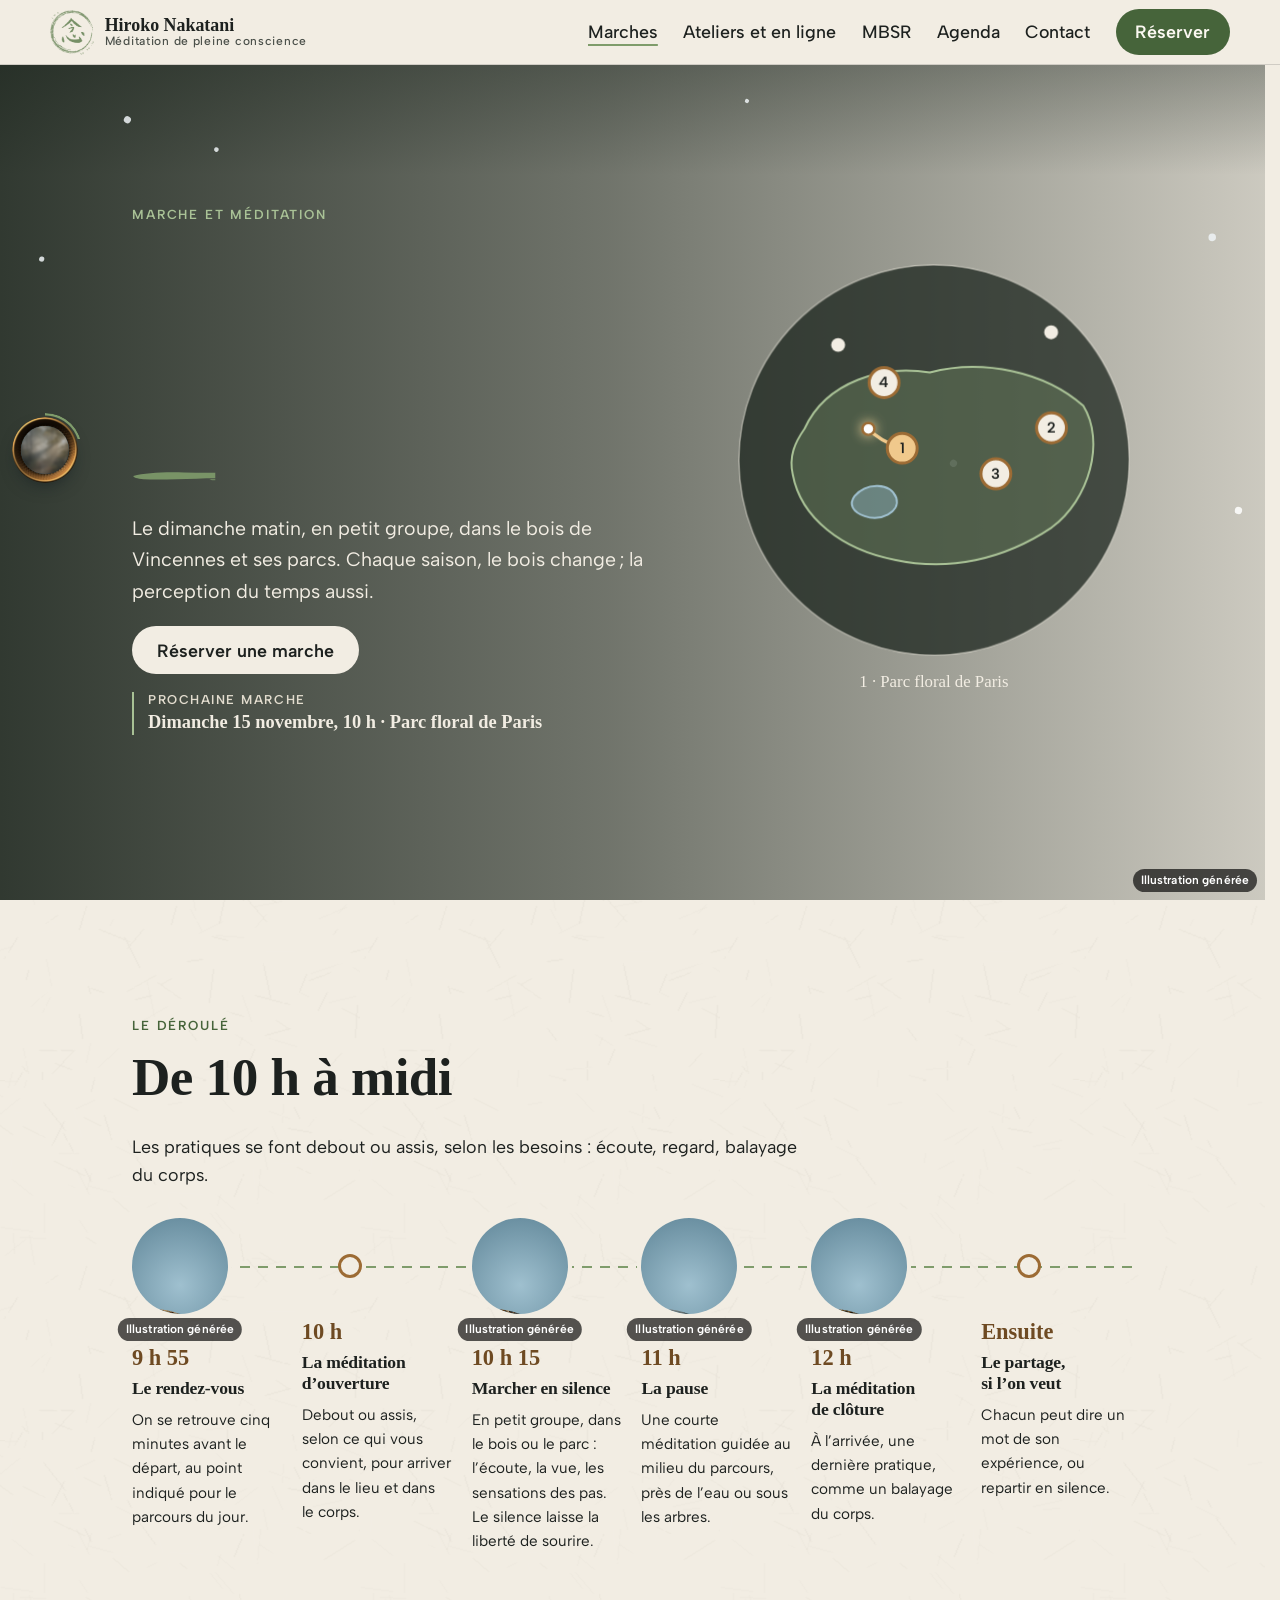
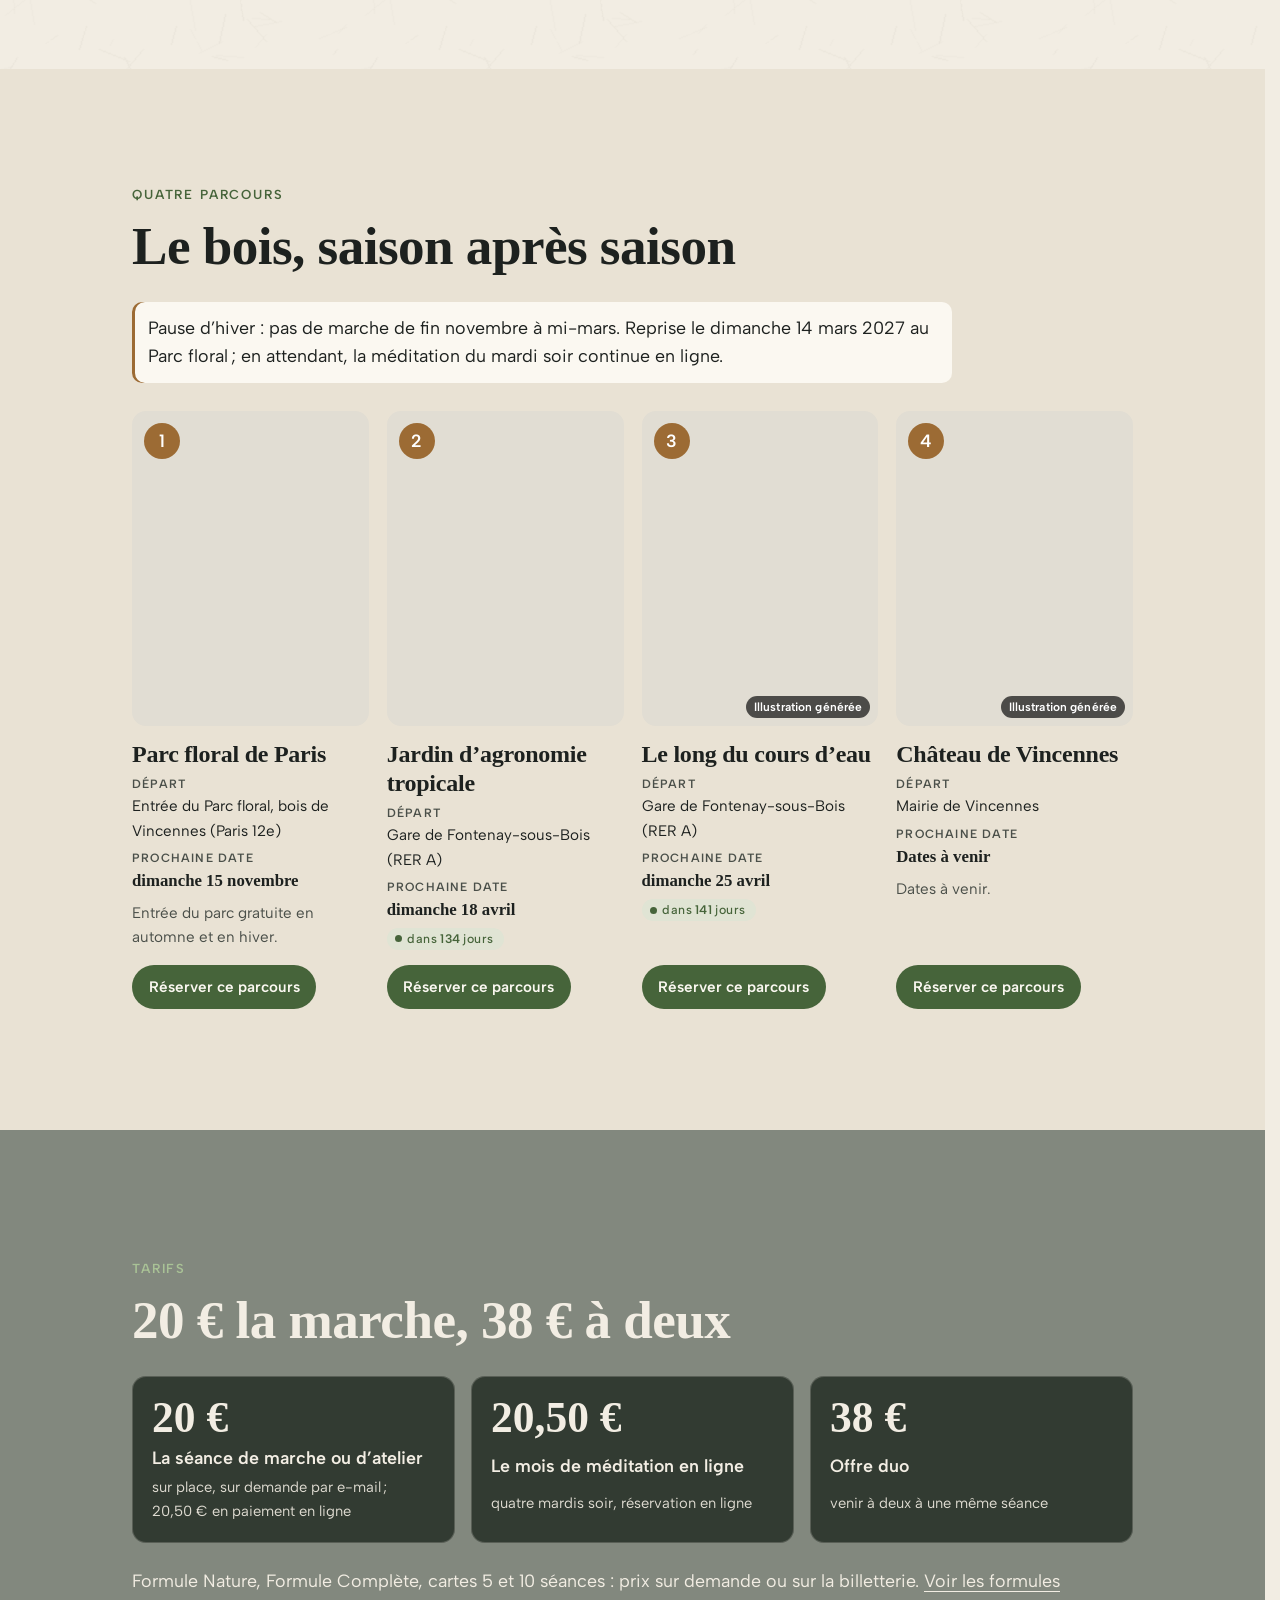
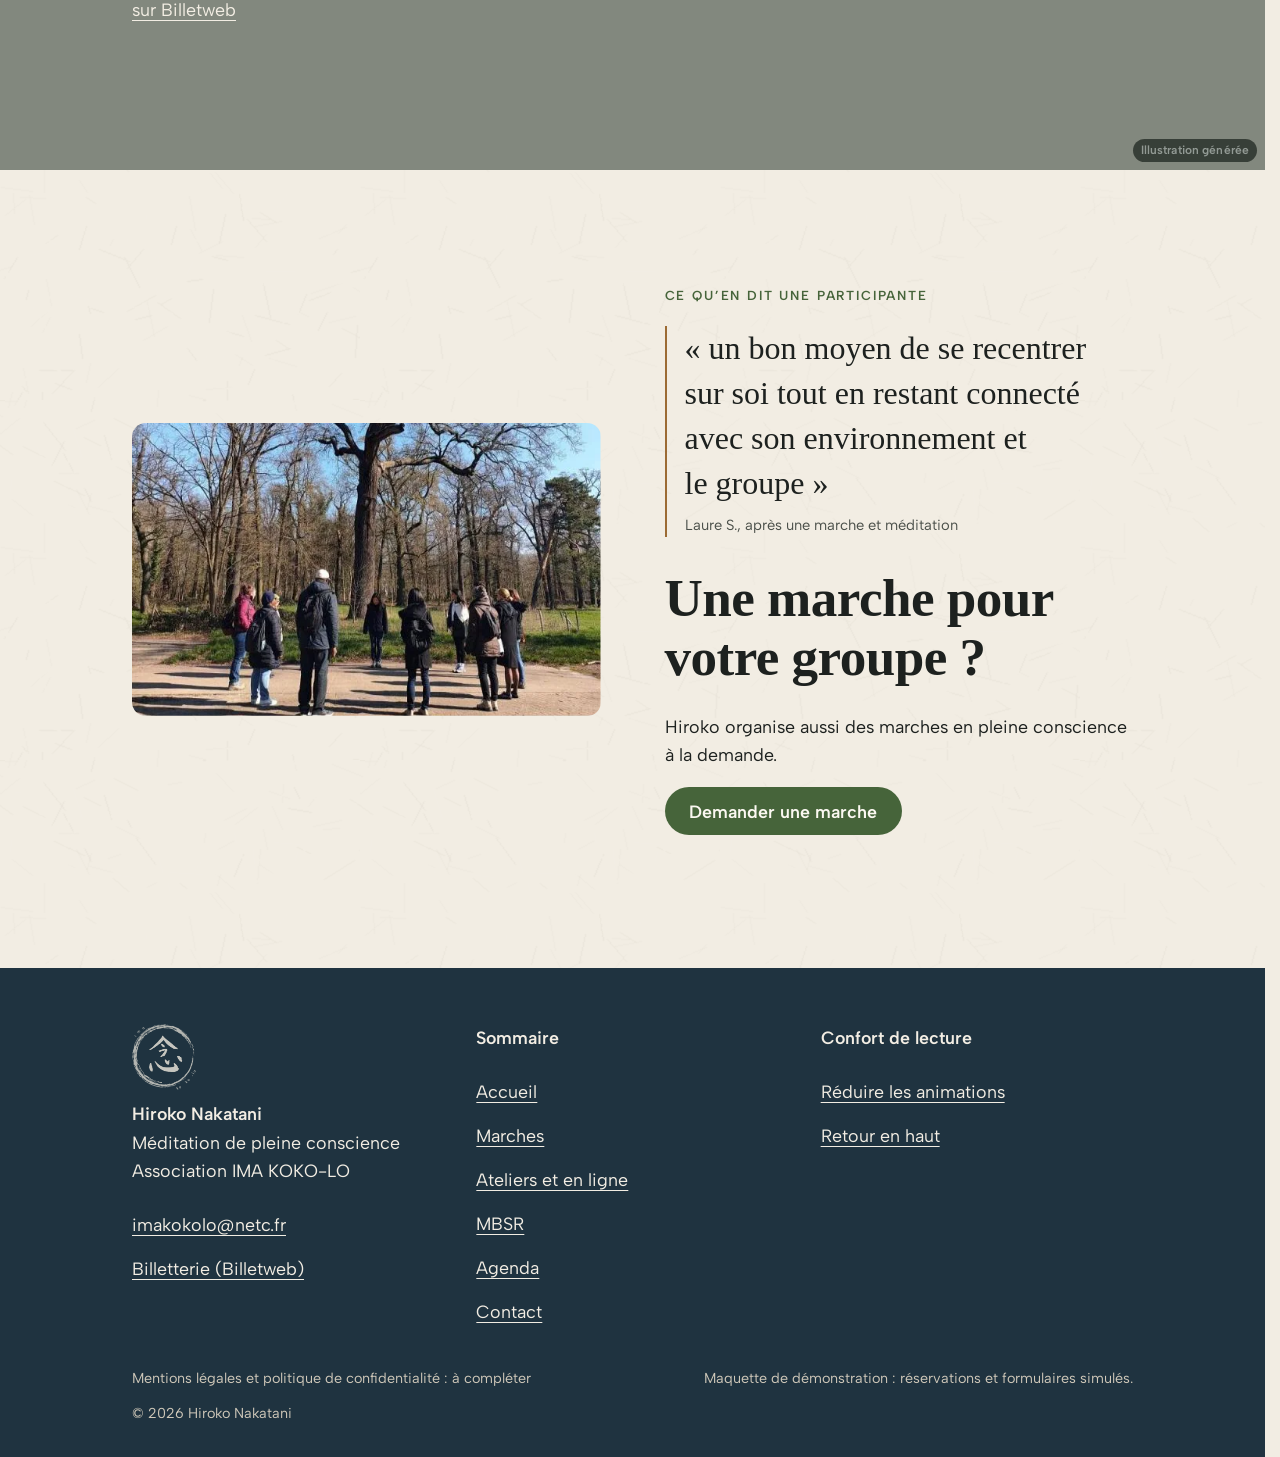
<file: marches.html>
<!doctype html>
<html lang="fr" data-v="2" data-page="marches">
<head>
<meta charset="utf-8">
<meta name="viewport" content="width=device-width, initial-scale=1, viewport-fit=cover">
<title>Marche et méditation dans le bois de Vincennes · Hiroko Nakatani</title>
<meta name="description" content="Deux heures de marche en silence, le dimanche matin, dans le bois de Vincennes : parcours, dates, déroulé et tarifs.">
<meta name="robots" content="noindex, nofollow">
<link rel="canonical" href="https://hiroko-nakatani-maquette.vercel.app/marches">
<style>:root{--fond:#f2ede3;--texte:#1d211f;--voile-fond:#1f3340;--ouverture-fond:#f2ede3;--menu-fond:#1f3340}:root { --entete-h: 72px; --barres-h: 0px; } html { background: var(--fond); color: var(--texte); scrollbar-gutter: stable; } body { margin: 0; background: var(--fond); } html.js:not(.calme):not(.secours):not([data-arrivee="retour"]) [data-anime] { opacity: 0; } html.js:not(.calme):not(.secours):not([data-arrivee="retour"]) [data-anime].vu { opacity: 1; } [data-voile] { position: fixed; inset: 0; z-index: 900; background: var(--voile-fond); transform: translateY(100%); visibility: hidden; pointer-events: none; } html[data-arrivee="voile"]:not(.voile-leve):not(.calme):not(.secours) [data-voile] { transform: none; visibility: visible; } html.calme [data-voile], html.secours [data-voile] { visibility: hidden !important; } .ouverture-panneau { position: fixed; inset: 0; z-index: 850; display: none; place-content: center; justify-items: center; background: var(--ouverture-fond, var(--voile-fond)); color: var(--fond); text-align: center; } html.js[data-arrivee="intro"]:not(.calme):not(.secours):not(.intro-finie) .ouverture-panneau { display: grid; } html.defilement-bloque, html.defilement-bloque body, html.js[data-arrivee="intro"]:not(.calme):not(.secours):not(.intro-finie), html.js[data-arrivee="intro"]:not(.calme):not(.secours):not(.intro-finie) body, html[data-arrivee="voile"]:not(.voile-leve):not(.calme):not(.secours), html[data-arrivee="voile"]:not(.voile-leve):not(.calme):not(.secours) body { overflow: hidden; } html.js[data-arrivee="intro"]:not(.calme):not(.secours):not(.intro-finie) { background-color: var(--ouverture-fond, var(--voile-fond)); } html[data-arrivee="voile"]:not(.voile-leve):not(.calme):not(.secours) { background-color: var(--voile-fond); }</style>
<script>(function () {
var d = document.documentElement, ss = null, ls = null;
try { ss = window.sessionStorage; ls = window.localStorage; } catch (e) {}
d.classList.add('js');
var calme = false;
try { calme = !!ls && ls.getItem('socle:calme') === 'oui'; } catch (e) {}
if (!calme && window.matchMedia && matchMedia('(prefers-reduced-motion: reduce)').matches) calme = true;
if (calme) d.classList.add('calme');
var nav = performance.getEntriesByType ? performance.getEntriesByType('navigation')[0] : null;
var type = nav ? nav.type : 'navigate';
var depart = null;
try { depart = JSON.parse(ss.getItem('socle:depart') || 'null'); ss.removeItem('socle:depart'); } catch (e) {}
if (depart && !(Date.now() - depart.t < 15000)) depart = null;
var retourSection = false;
try { retourSection = !!ss.getItem('socle:calme-retour'); } catch (e) {}
var mode = type === 'back_forward' || retourSection ? 'retour' : type === 'reload' ? 'intro' : depart ? 'voile' : 'intro';
d.setAttribute('data-arrivee', mode);
if (mode === 'voile' && depart.couleur) d.style.setProperty('--voile-fond', depart.couleur);
if (type === 'reload' && 'scrollRestoration' in history) {
if (!retourSection) history.scrollRestoration = 'manual';
}
try {
var choisie = ls && ls.getItem('socle:langue');
var langue = (d.lang || '').slice(0, 2);
if (choisie && choisie !== langue && type === 'navigate' && !depart) {
var alt = document.querySelector('link[rel="alternate"][hreflang="' + choisie + '"]');
if (alt) location.replace(new URL(alt.href).pathname + location.search + location.hash);
}
} catch (e) {}
setTimeout(function () { if (!d.classList.contains('demarre')) d.classList.add('secours'); }, 2000);
})();</script>
<link rel="preload" href="/assets/fonts/shippori-mincho-latin-500-normal.woff2" as="font" type="font/woff2" crossorigin>
<link rel="stylesheet" href="/assets/css/socle.css?v=2">
<link rel="stylesheet" href="/assets/css/site.css?v=2">
<link rel="modulepreload" href="/assets/js/site.js?v=2">
<link rel="modulepreload" href="/assets/js/socle/index.js?v=2">
<script src="/assets/vendor/gsap.min.js" defer></script>
<script src="/assets/vendor/ScrollTrigger.min.js" defer></script>
<script src="/assets/vendor/SplitText.min.js" defer></script>
<script type="module" src="/assets/js/site.js?v=2"></script>
<meta name="theme-color" content="#f2ede3">
<link rel="icon" href="/assets/images/favicon.png" type="image/png">
<link rel="apple-touch-icon" href="/assets/images/apple-touch-icon.png">
<meta property="og:type" content="website">
<meta property="og:site_name" content="Hiroko Nakatani">
<meta property="og:locale" content="fr_FR">
<meta property="og:title" content="Marche et méditation dans le bois de Vincennes · Hiroko Nakatani">
<meta property="og:description" content="Deux heures de marche en silence, le dimanche matin, dans le bois de Vincennes : parcours, dates, déroulé et tarifs.">
<meta property="og:url" content="https://hiroko-nakatani-maquette.vercel.app/marches">
<meta property="og:image" content="https://hiroko-nakatani-maquette.vercel.app/assets/partage/marches-fr.jpg">
<meta property="og:image:width" content="1200">
<meta property="og:image:height" content="630">
<meta property="og:image:alt" content="Sentier du bois dans la brume du matin">
<meta name="twitter:card" content="summary_large_image">
<script type="application/ld+json">{"@context":"https://schema.org","@type":"Organization","name":"Hiroko Nakatani — Méditation de pleine conscience","url":"https://hiroko-nakatani-maquette.vercel.app/","email":"imakokolo@netc.fr","description":"Marches méditatives dans le bois de Vincennes, ateliers de pleine conscience à Fontenay-sous-Bois, méditation du soir en ligne et programme MBSR, avec Hiroko Nakatani, instructrice MBSR.","areaServed":"Paris et Val-de-Marne","founder":{"@type":"Person","name":"Hiroko Nakatani","jobTitle":"Instructrice MBSR"}}</script>
</head>
<body id="haut">
<div data-voile data-forme="onde" data-grille="voile" aria-hidden="true"><div class="voile-contenu"><img src="/assets/images/logo-imakokolo-clair.png" alt="" width="64" height="66"><span data-voile-libelle>Marches</span></div></div>
<div class="ouverture-panneau" data-ouverture aria-hidden="true">
  <div class="ouverture-logo" data-ouverture-objet>
    <img class="ouverture-enso" src="/assets/images/logo-imakokolo.png" alt="" width="256" height="262">
    <img class="ouverture-kanji" src="/assets/images/logo-imakokolo.png" alt="" width="256" height="262">
  </div>
  <p class="ouverture-nom">Hiroko Nakatani</p>
  <p class="ouverture-ligne">Méditation de pleine conscience</p>
</div>
<a class="evitement" href="#contenu">Aller au contenu</a>
<header data-entete>
  <div class="entete-rangee">
    <a class="entete-logo" href="/" data-libelle="Accueil">
      <img src="/assets/images/logo-imakokolo.png" alt="" width="44" height="45"><span class="entete-nom"><span>Hiroko Nakatani</span><small>Méditation de pleine conscience</small></span>
    </a>
    <nav data-nav aria-label="Navigation principale">
      <ul><li><a href="/marches" data-libelle="Marches" aria-current="page">Marches</a></li><li><a href="/ateliers" data-libelle="Ateliers et en ligne">Ateliers et en ligne</a></li><li><a href="/mbsr" data-libelle="MBSR">MBSR</a></li><li><a href="/agenda" data-libelle="Agenda">Agenda</a></li><li><a href="/contact" data-libelle="Contact">Contact</a></li></ul>
    </nav>
    <div class="entete-actions">
      <a class="bouton" href="/agenda" data-libelle="Agenda">Réserver</a>
      <button type="button" data-menu-bouton aria-controls="menu" aria-expanded="false" data-libelle-ouvrir="Menu" data-libelle-fermer="Fermer"><span data-libelle-bouton>Menu</span></button>
      <a class="menu-sansjs" href="#menu" data-menu-lien>Menu</a>
    </div>
  </div>
</header>
<script>/* Avant le premier affichage : rangées de la navigation (même règle que ajusterNav dans assets/js/socle/entete.js)
   et hauteur réelle de l'en-tête, pour que rien ne saute quand le JavaScript du site prend la main. */
(function () {
  var h = document.documentElement, u = document.querySelector('[data-nav] ul'), e = document.querySelector('[data-entete]');
  if (u) {
    var deborde = function () { return u.scrollWidth > u.clientWidth + 1; }, c = deborde();
    if (c && window.matchMedia('(min-width: 900px)').matches) {
      h.classList.add('nav-deux-rangees'); c = deborde();
      if (c) { h.classList.add('nav-deux-lignes'); var a = u.querySelector('a'); c = !a || u.getBoundingClientRect().height > a.getBoundingClientRect().height * 2.5; }
      if (c) h.classList.remove('nav-deux-rangees', 'nav-deux-lignes');
    }
    if (c) h.classList.add('nav-compacte');
  }
  if (e) h.style.setProperty('--entete-h', Math.round(e.getBoundingClientRect().height) + 'px');
})();</script>
<span id="menu-ferme" aria-hidden="true"></span>
<div id="menu" data-menu role="dialog" aria-modal="true" aria-label="Menu">
  <p class="menu-sansjs-fermer"><a href="#menu-ferme">Fermer</a></p>
  <ul><li style="--i:0"><a href="/" class="menu-lien" data-libelle="Accueil">Accueil</a></li><li style="--i:1"><a href="/marches" class="menu-lien" data-libelle="Marches" aria-current="page">Marches</a></li><li style="--i:2"><a href="/ateliers" class="menu-lien" data-libelle="Ateliers et en ligne">Ateliers et en ligne</a></li><li style="--i:3"><a href="/mbsr" class="menu-lien" data-libelle="MBSR">MBSR</a></li><li style="--i:4"><a href="/agenda" class="menu-lien" data-libelle="Agenda">Agenda</a></li><li style="--i:5"><a href="/contact" class="menu-lien" data-libelle="Contact">Contact</a></li></ul>
  <p class="menu-actions"><a class="bouton" href="/agenda" data-libelle="Agenda">Réserver une séance</a> <a class="bouton bouton--contour" href="mailto:imakokolo@netc.fr">imakokolo@netc.fr</a></p>
  <p><button type="button" class="lien" data-calme-bascule data-libelle-reduire="Réduire les animations" data-libelle-retablir="Rétablir les animations" data-libelle-systeme="Animations réduites par le réglage de votre appareil"><span data-libelle-bouton>Réduire les animations</span></button></p>
</div>
<main id="contenu" tabindex="-1">
<section class="m-ouverture" id="debut">
  <figure class="media m-ouverture-media" data-grok style="--cadrage:60% 50%">
  <picture><source media="(max-width: 760px) and (orientation: portrait)" srcset="/assets/images/grok/marches-ouverture-mobile-640.webp 640w" sizes="100vw">
    <img src="/assets/images/grok/marches-ouverture-1280.webp" srcset="/assets/images/grok/marches-ouverture-640.webp 640w, /assets/images/grok/marches-ouverture-1280.webp 1280w" sizes="100vw" alt="Sentier du bois dans la brume du matin" width="1280" height="720" fetchpriority="high" loading="eager" decoding="async">
  </picture><figcaption class="mention-ia">Illustration générée</figcaption>
</figure>
  <canvas class="saison" data-saison aria-hidden="true" data-audit-ignorer></canvas>
  <div class="m-ouverture-grille conteneur">
    <div class="m-ouverture-texte">
      <p class="surtitre" data-anime="gsap">Marche et méditation</p>
      <h1 class="titre-pinceau" data-anime="gsap" data-grille="typo">Marcher en <em class="mot-encre">silence</em> dans le bois</h1>
      <p class="intro masque-ecran-tres-bas" data-anime="gsap">Le dimanche matin, en petit groupe, dans le bois de Vincennes et ses parcs. Chaque saison, le bois change ; la perception du temps aussi.</p>
      <p class="actions" data-anime="gsap"><a href="/agenda?type=marche" class="bouton bouton--clair" data-libelle="Agenda" data-action-principale>Réserver une marche</a></p>
      <p class="prochaine prochaine--clair" data-info-cle data-anime="gsap"><span>Prochaine marche</span> <strong data-prochaine-type="marche">Dimanche 15 novembre, 10 h · Parc floral de Paris</strong></p>
    </div>
    <div class="plan-rond" data-iris-centre="disque" data-effet="plan-trace" role="img" aria-label="Plan simplifié des quatre parcours et de leurs points de départ">
      <svg viewBox="0 0 400 400" aria-hidden="true" focusable="false" data-audit-ignorer>
        <circle class="plan-fond" cx="200" cy="200" r="196"/>
        <path class="plan-bois" data-trace d="M70 168 C 92 120 150 104 196 112 C 250 98 312 112 350 146 C 372 182 356 240 318 268 C 270 300 214 312 160 300 C 108 290 66 258 58 214 C 54 196 60 182 70 168 Z" pathLength="1"/>
        <path class="plan-eau" data-trace d="M120 236 C 132 222 156 222 162 238 C 166 252 146 262 130 256 C 118 252 114 244 120 236 Z" pathLength="1"/>
        <path class="plan-ruisseau" data-trace d="M228 150 C 244 176 236 198 256 214 C 276 230 300 226 318 242" pathLength="1"/>
        <path class="plan-rer" data-trace d="M30 92 C 120 84 220 76 380 70" pathLength="1"/>
        <circle class="plan-gare" cx="318" cy="72" r="7"/><circle class="plan-gare" cx="104" cy="84" r="7"/>
        <path class="plan-parcours" data-parcours-trace="1" d="M168 188 C 134 178 112 150 128 128 C 146 104 190 112 204 138 C 216 162 198 194 168 188 Z" pathLength="1"/><path class="plan-parcours" data-parcours-trace="2" d="M318 168 C 292 156 286 124 306 112 C 330 98 360 120 354 148 C 350 166 334 174 318 168 Z" pathLength="1"/><path class="plan-parcours" data-parcours-trace="3" d="M262 214 C 240 236 246 272 276 280 C 306 288 326 258 314 232 C 304 210 278 200 262 214 Z" pathLength="1"/><path class="plan-parcours" data-parcours-trace="4" d="M150 122 C 120 122 100 104 110 88 C 122 70 160 72 172 92 C 180 108 168 122 150 122 Z" pathLength="1"/>
        <circle class="plan-marcheur" data-marcheur cx="168" cy="188" r="6"/>
        <g class="plan-repere" data-repere><circle cx="168" cy="188" r="15"/><text x="168" y="193" text-anchor="middle">1</text></g><g class="plan-repere" data-repere><circle cx="318" cy="168" r="15"/><text x="318" y="173" text-anchor="middle">2</text></g><g class="plan-repere" data-repere><circle cx="262" cy="214" r="15"/><text x="262" y="219" text-anchor="middle">3</text></g><g class="plan-repere" data-repere><circle cx="150" cy="122" r="15"/><text x="150" y="127" text-anchor="middle">4</text></g>
      </svg>
      <p class="plan-legende" data-plan-legende aria-hidden="true"><span data-legende="1">1 · Parc floral de Paris</span><span data-legende="2">2 · Jardin d’agronomie tropicale</span><span data-legende="3">3 · Le long du cours d’eau</span><span data-legende="4">4 · Château de Vincennes</span></p>
    </div>
  </div>
</section>
<section class="m-deroule conteneur" id="deroule">
  <div class="m-deroule-tete">
    <p class="surtitre" data-anime>Le déroulé</p>
    <h2 data-anime="lignes">De 10 h à midi</h2>
    <p data-anime>Les pratiques se font debout ou assis, selon les besoins : écoute, regard, balayage du corps.</p>
  </div>
  <ol class="frise" data-anime="cascade" data-effet="frise" data-frise-eau>
    <li class="frise-pas">
      <figure class="media frise-media" data-grok style="--cadrage:50% 50%">
  <picture>
    <img src="/assets/images/grok/pas-depart-1024.webp" srcset="/assets/images/grok/pas-depart-640.webp 640w, /assets/images/grok/pas-depart-1024.webp 1024w" sizes="(max-width: 760px) 40vw, 14vw" alt="" width="1024" height="1024" loading="lazy" decoding="async">
  </picture><figcaption class="mention-ia">Illustration générée</figcaption>
</figure>
      <p class="frise-heure">9 h 55</p><h3>Le rendez-vous</h3><p>On se retrouve cinq minutes avant le départ, au point indiqué pour le parcours du jour.</p>
    </li><li class="frise-pas">
      <span class="frise-point" aria-hidden="true"></span>
      <p class="frise-heure">10 h</p><h3>La méditation d’ouverture</h3><p>Debout ou assis, selon ce qui vous convient, pour arriver dans le lieu et dans le corps.</p>
    </li><li class="frise-pas">
      <figure class="media frise-media" data-grok style="--cadrage:50% 50%">
  <picture>
    <img src="/assets/images/grok/pas-silence-1024.webp" srcset="/assets/images/grok/pas-silence-640.webp 640w, /assets/images/grok/pas-silence-1024.webp 1024w" sizes="(max-width: 760px) 40vw, 14vw" alt="" width="1024" height="1024" loading="lazy" decoding="async">
  </picture><figcaption class="mention-ia">Illustration générée</figcaption>
</figure>
      <p class="frise-heure">10 h 15</p><h3>Marcher en silence</h3><p>En petit groupe, dans le bois ou le parc : l’écoute, la vue, les sensations des pas. Le silence laisse la liberté de sourire.</p>
    </li><li class="frise-pas">
      <figure class="media frise-media" data-grok style="--cadrage:50% 50%">
  <picture>
    <img src="/assets/images/grok/pas-pause-1024.webp" srcset="/assets/images/grok/pas-pause-640.webp 640w, /assets/images/grok/pas-pause-1024.webp 1024w" sizes="(max-width: 760px) 40vw, 14vw" alt="" width="1024" height="1024" loading="lazy" decoding="async">
  </picture><figcaption class="mention-ia">Illustration générée</figcaption>
</figure>
      <p class="frise-heure">11 h</p><h3>La pause</h3><p>Une courte méditation guidée au milieu du parcours, près de l’eau ou sous les arbres.</p>
    </li><li class="frise-pas">
      <figure class="media frise-media" data-grok style="--cadrage:50% 50%">
  <picture>
    <img src="/assets/images/grok/pas-cloture-1024.webp" srcset="/assets/images/grok/pas-cloture-640.webp 640w, /assets/images/grok/pas-cloture-1024.webp 1024w" sizes="(max-width: 760px) 40vw, 14vw" alt="" width="1024" height="1024" loading="lazy" decoding="async">
  </picture><figcaption class="mention-ia">Illustration générée</figcaption>
</figure>
      <p class="frise-heure">12 h</p><h3>La méditation de clôture</h3><p>À l’arrivée, une dernière pratique, comme un balayage du corps.</p>
    </li><li class="frise-pas">
      <span class="frise-point" aria-hidden="true"></span>
      <p class="frise-heure">Ensuite</p><h3>Le partage, si l’on veut</h3><p>Chacun peut dire un mot de son expérience, ou repartir en silence.</p>
    </li>
  </ol>
</section>
<section class="m-parcours" id="parcours">
  <div class="conteneur">
    <p class="surtitre" data-anime>Quatre parcours</p>
    <h2 data-anime="lignes">Le bois, saison après saison</h2>
    <p class="pause-hiver" data-anime>Pause d’hiver : pas de marche de fin novembre à mi-mars. Reprise le dimanche 14 mars 2027 au Parc floral ; en attendant, la méditation du mardi soir continue en ligne.</p>
    <ul class="parcours-grille" data-anime="cascade">
      <li class="parcours" id="parcours-floral">
        <figure class="media parcours-media" data-fx="parallaxe" data-fx-force="6" style="--cadrage:50% 50%">
  <picture>
    <img src="/assets/images/parcours-floral-720.webp" srcset="/assets/images/parcours-floral-480.webp 480w, /assets/images/parcours-floral-720.webp 720w" sizes="(max-width: 760px) 92vw, 24vw" alt="Parc floral de Paris" width="720" height="959" loading="lazy" decoding="async">
  </picture>
</figure>
        <span class="parcours-num" aria-hidden="true">1</span>
        <h3>Parc floral de Paris</h3>
        <p class="parcours-depart"><span>Départ</span> Entrée du Parc floral, bois de Vincennes (Paris 12e)</p>
        <p class="parcours-date" data-parcours="floral"><span>Prochaine date</span> <strong>dimanche 15 novembre</strong> <span class="compte" data-compte="29912280" data-compte-fin="29912400" aria-hidden="true">dans <b data-u="j">4</b> j <b data-u="h">12</b> h <b data-u="m">42</b></span></p>
        <p class="parcours-note">Entrée du parc gratuite en automne et en hiver.</p>
        <p><a class="bouton bouton--petit" href="https://www.billetweb.fr/marche-et-meditation-parc-floral-de-paris" target="_blank" rel="noopener" data-retour aria-label="Réserver ce parcours : Parc floral de Paris (s’ouvre dans un nouvel onglet)">Réserver ce parcours</a></p>
      </li><li class="parcours" id="parcours-tropical">
        <figure class="media parcours-media" data-fx="parallaxe" data-fx-force="6" style="--cadrage:50% 50%">
  <picture>
    <img src="/assets/images/parcours-tropical-720.webp" srcset="/assets/images/parcours-tropical-480.webp 480w, /assets/images/parcours-tropical-720.webp 720w" sizes="(max-width: 760px) 92vw, 24vw" alt="Jardin d’agronomie tropicale" width="720" height="960" loading="lazy" decoding="async">
  </picture>
</figure>
        <span class="parcours-num" aria-hidden="true">2</span>
        <h3>Jardin d’agronomie tropicale</h3>
        <p class="parcours-depart"><span>Départ</span> Gare de Fontenay-sous-Bois (RER A)</p>
        <p class="parcours-date" data-parcours="tropical"><span>Prochaine date</span> <strong>dimanche 18 avril</strong> <span class="compte" data-compte="30134040" data-compte-fin="30134160" aria-hidden="true">dans <b data-u="j">158</b> jours</span></p>
        <p><a class="bouton bouton--petit" href="https://www.billetweb.fr/marche-et-meditation-bois-de-vincennes-jardin" target="_blank" rel="noopener" data-retour aria-label="Réserver ce parcours : Jardin d’agronomie tropicale (s’ouvre dans un nouvel onglet)">Réserver ce parcours</a></p>
      </li><li class="parcours" id="parcours-eau">
        <figure class="media parcours-media" data-grok data-fx="parallaxe" data-fx-force="6" style="--cadrage:50% 50%">
  <picture>
    <img src="/assets/images/grok/parcours-eau-784.webp" srcset="/assets/images/grok/parcours-eau-480.webp 480w, /assets/images/grok/parcours-eau-640.webp 640w, /assets/images/grok/parcours-eau-784.webp 784w" sizes="(max-width: 760px) 92vw, 24vw" alt="Le long du cours d’eau" width="784" height="1175" loading="lazy" decoding="async">
  </picture><figcaption class="mention-ia">Illustration générée</figcaption>
</figure>
        <span class="parcours-num" aria-hidden="true">3</span>
        <h3>Le long du cours d’eau</h3>
        <p class="parcours-depart"><span>Départ</span> Gare de Fontenay-sous-Bois (RER A)</p>
        <p class="parcours-date" data-parcours="eau"><span>Prochaine date</span> <strong>dimanche 25 avril</strong> <span class="compte" data-compte="30144120" data-compte-fin="30144240" aria-hidden="true">dans <b data-u="j">165</b> jours</span></p>
        <p><a class="bouton bouton--petit" href="https://www.billetweb.fr/marche-et-meditation-bois-de-vincennes-lac" target="_blank" rel="noopener" data-retour aria-label="Réserver ce parcours : Le long du cours d’eau (s’ouvre dans un nouvel onglet)">Réserver ce parcours</a></p>
      </li><li class="parcours" id="parcours-chateau">
        <figure class="media parcours-media" data-grok data-fx="parallaxe" data-fx-force="6" style="--cadrage:50% 50%">
  <picture>
    <img src="/assets/images/grok/parcours-chateau-784.webp" srcset="/assets/images/grok/parcours-chateau-480.webp 480w, /assets/images/grok/parcours-chateau-640.webp 640w, /assets/images/grok/parcours-chateau-784.webp 784w" sizes="(max-width: 760px) 92vw, 24vw" alt="Château de Vincennes" width="784" height="1175" loading="lazy" decoding="async">
  </picture><figcaption class="mention-ia">Illustration générée</figcaption>
</figure>
        <span class="parcours-num" aria-hidden="true">4</span>
        <h3>Château de Vincennes</h3>
        <p class="parcours-depart"><span>Départ</span> Mairie de Vincennes</p>
        <p class="parcours-date" data-parcours="chateau"><span>Prochaine date</span> <strong>Dates à venir</strong></p>
        <p class="parcours-note">Dates à venir.</p>
        <p><a class="bouton bouton--petit" href="https://www.billetweb.fr/marche-et-meditation-bois-de-vincennes-vincennes" target="_blank" rel="noopener" data-retour aria-label="Réserver ce parcours : Château de Vincennes (s’ouvre dans un nouvel onglet)">Réserver ce parcours</a></p>
      </li>
    </ul>
  </div>
</section>
<section class="m-tarifs" id="tarifs">
  <figure class="media m-tarifs-media" data-grok data-fx="parallaxe" style="--cadrage:50% 50%">
  <picture>
    <img src="/assets/images/grok/marches-feuilles-1280.webp" srcset="/assets/images/grok/marches-feuilles-640.webp 640w, /assets/images/grok/marches-feuilles-1280.webp 1280w" sizes="100vw" alt="" width="1280" height="854" loading="lazy" decoding="async">
  </picture><figcaption class="mention-ia">Illustration générée</figcaption>
</figure>
  <canvas class="saison" data-saison data-effet="feuilles-tarifs" aria-hidden="true" data-audit-ignorer></canvas>
  <div class="conteneur m-tarifs-texte">
    <p class="surtitre" data-anime>Tarifs</p>
    <h2 data-anime="lignes">20 € la marche, 38 € à deux</h2>
    <ul class="tarifs-unite" data-anime="cascade"><li><span class="tarif-prix" data-prix>20 €</span><span class="tarif-libelle">La séance de marche ou d’atelier</span><span class="tarif-detail">sur place, sur demande par e-mail ; 20,50 € en paiement en ligne</span></li><li><span class="tarif-prix" data-prix>20,50 €</span><span class="tarif-libelle">Le mois de méditation en ligne</span><span class="tarif-detail">quatre mardis soir, réservation en ligne</span></li><li><span class="tarif-prix" data-prix>38 €</span><span class="tarif-libelle">Offre duo</span><span class="tarif-detail">venir à deux à une même séance</span></li></ul>
    <p data-anime>Formule Nature, Formule Complète, cartes 5 et 10 séances : prix sur demande ou sur la billetterie. <a class="lien-clair" href="https://www.billetweb.fr/les-formules-annuelles-cartes-fidelites" target="_blank" rel="noopener">Voir les formules sur Billetweb</a></p>
  </div>
</section>
<section class="m-temoin conteneur" id="temoignage">
  <figure class="media m-temoin-media" data-anime="rideau" style="--cadrage:50% 50%">
  <picture>
    <img src="/assets/images/marche-groupe-600.webp" srcset="/assets/images/marche-groupe-600.webp 600w" sizes="(max-width: 760px) 92vw, 40vw" alt="Laure S., après une marche et méditation" width="600" height="375" loading="lazy" decoding="async">
  </picture>
</figure>
  <div>
    <p class="surtitre" data-anime>Ce qu’en dit une participante</p>
    <blockquote class="citation citation--grande" data-anime><p>« un bon moyen de se recentrer sur soi tout en restant connecté avec son environnement et le groupe »</p><footer>Laure S., après une marche et méditation</footer></blockquote>
    <h2 data-anime="lignes">Une marche pour votre groupe ?</h2>
    <p data-anime>Hiroko organise aussi des marches en pleine conscience à la demande.</p>
    <p data-anime><a href="/contact?sujet=demande" class="bouton" data-libelle="Contact">Demander une marche</a></p>
  </div>
</section>
</main>
<footer class="pied" id="pied" data-masque-barre>
  <div class="conteneur pied-grille">
    <div class="pied-marque">
      <img src="/assets/images/logo-imakokolo-clair.png" alt="" width="44" height="45">
      <p><strong>Hiroko Nakatani</strong><br>Méditation de pleine conscience<br>Association IMA KOKO-LO</p>
      <p><a href="mailto:imakokolo@netc.fr">imakokolo@netc.fr</a><br><a href="https://www.billetweb.fr/les-formules-annuelles-cartes-fidelites" target="_blank" rel="noopener" aria-describedby="nouvel-onglet">Billetterie (Billetweb)</a></p>
    </div>
    <nav aria-label="Sommaire">
      <p><strong>Sommaire</strong></p>
      <ul><li><a href="/" data-libelle="Accueil">Accueil</a></li><li><a href="/marches" data-libelle="Marches" aria-current="page">Marches</a></li><li><a href="/ateliers" data-libelle="Ateliers et en ligne">Ateliers et en ligne</a></li><li><a href="/mbsr" data-libelle="MBSR">MBSR</a></li><li><a href="/agenda" data-libelle="Agenda">Agenda</a></li><li><a href="/contact" data-libelle="Contact">Contact</a></li></ul>
    </nav>
    <div>
      <p><strong>Confort de lecture</strong></p>
      <ul>
        <li><button type="button" class="lien" data-calme-bascule data-libelle-reduire="Réduire les animations" data-libelle-retablir="Rétablir les animations" data-libelle-systeme="Animations réduites par le réglage de votre appareil"><span data-libelle-bouton>Réduire les animations</span></button></li>
        <li><a href="#haut" data-sans-transition>Retour en haut</a></li>
      </ul>
    </div>
  </div>
  <div class="conteneur pied-bas"><p>Mentions légales et politique de confidentialité : à compléter</p><p>Maquette de démonstration : réservations et formulaires simulés.</p><p>© 2026 Hiroko Nakatani</p></div>
  <span id="nouvel-onglet" hidden>s’ouvre dans un nouvel onglet</span>
</footer>
<div data-barre-fixe>
  <span class="barre-place-cloche" aria-hidden="true"></span>
  <a class="bouton bouton--contour" href="/contact" data-libelle="Contact">Écrire</a>
  <a class="bouton" href="/agenda" data-libelle="Agenda">Réserver</a>
</div>
<dialog class="recap" data-recap aria-labelledby="recap-titre">
  <button type="button" class="recap-fermer" data-recap-fermer aria-label="Fermer"><span aria-hidden="true">×</span></button>
  <p class="surtitre">Avant de réserver</p>
  <h2 id="recap-titre" class="recap-titre" data-recap-titre></h2>
  <p class="recap-sous" data-recap-sous></p>
  <dl class="recap-liste">
    <div><dt>Quand</dt><dd data-recap-quand></dd></div>
    <div><dt>Où</dt><dd data-recap-ou></dd></div>
    <div><dt>À apporter</dt><dd><span data-apporter="marche" hidden>De bonnes chaussures, une tenue selon la météo, de l’eau. Rendez-vous 5 minutes avant.</span><span data-apporter="atelier" hidden>Une tenue souple, des chaussettes chaudes ; tapis et coussins sont sur place.</span><span data-apporter="enligne" hidden>Un endroit calme, un ordinateur ou un téléphone ; le lien arrive par e-mail.</span><span data-apporter="saison" hidden>Une tenue selon la météo et un petit tapis ou un plaid pour s’asseoir dehors.</span></dd></div>
    <div><dt>Prix</dt><dd class="recap-prix" data-recap-prix></dd></div>
  </dl>
  <p class="recap-actions"><a class="bouton" data-recap-lien href="https://www.billetweb.fr/les-formules-annuelles-cartes-fidelites" target="_blank" rel="noopener">Continuer sur Billetweb</a> <button type="button" class="bouton bouton--contour" data-recap-fermer>Choisir une autre date</button></p>
  <p class="recap-note">La billetterie Billetweb s’ouvre dans un nouvel onglet.</p>
</dialog>
<button type="button" class="mini-cloche" data-mini-cloche data-grille="fil" data-effet="mini-cloche" aria-label="Faire sonner la cloche">
  <span class="mini-cloche-bol" aria-hidden="true"><span class="mini-cloche-eau"></span></span>
  <span class="mini-cloche-reperes" aria-hidden="true"></span>
</button>
<p class="pastille-son" data-pastille-son hidden aria-live="polite"><span data-son-etat>La cloche sonne</span> <button type="button" class="lien" data-son-bascule data-libelle-couper="Couper le son" data-libelle-remettre="Remettre le son" data-etat-coupe="Son coupé" data-etat-sonne="La cloche sonne">Couper le son</button></p>
<svg class="defs-svg" width="0" height="0" aria-hidden="true" focusable="false"><filter id="encre-bords" x="-6%" y="-12%" width="112%" height="124%"><feTurbulence type="fractalNoise" baseFrequency="0.75" numOctaves="2" seed="8" result="bruit"/><feDisplacementMap in="SourceGraphic" in2="bruit" scale="2.6" xChannelSelector="R" yChannelSelector="G"/></filter></svg>
</body>
</html>
</file>
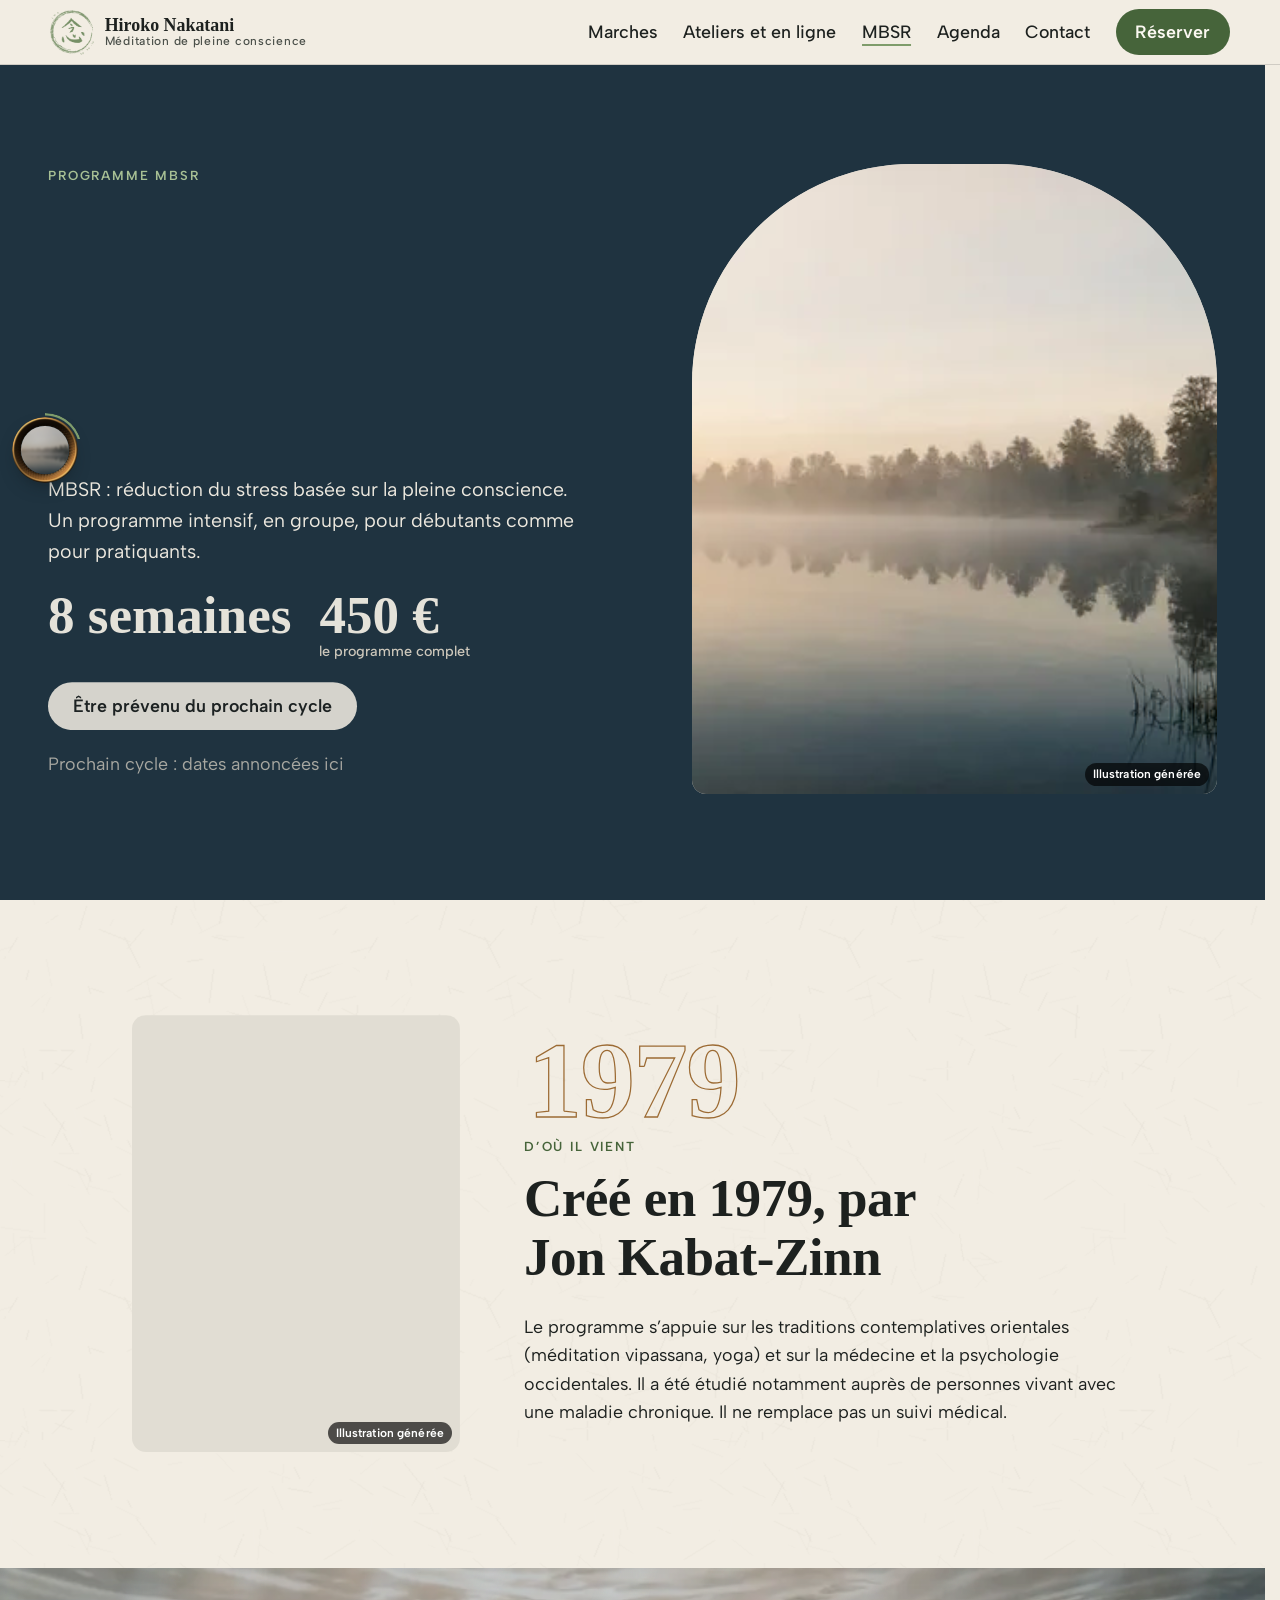
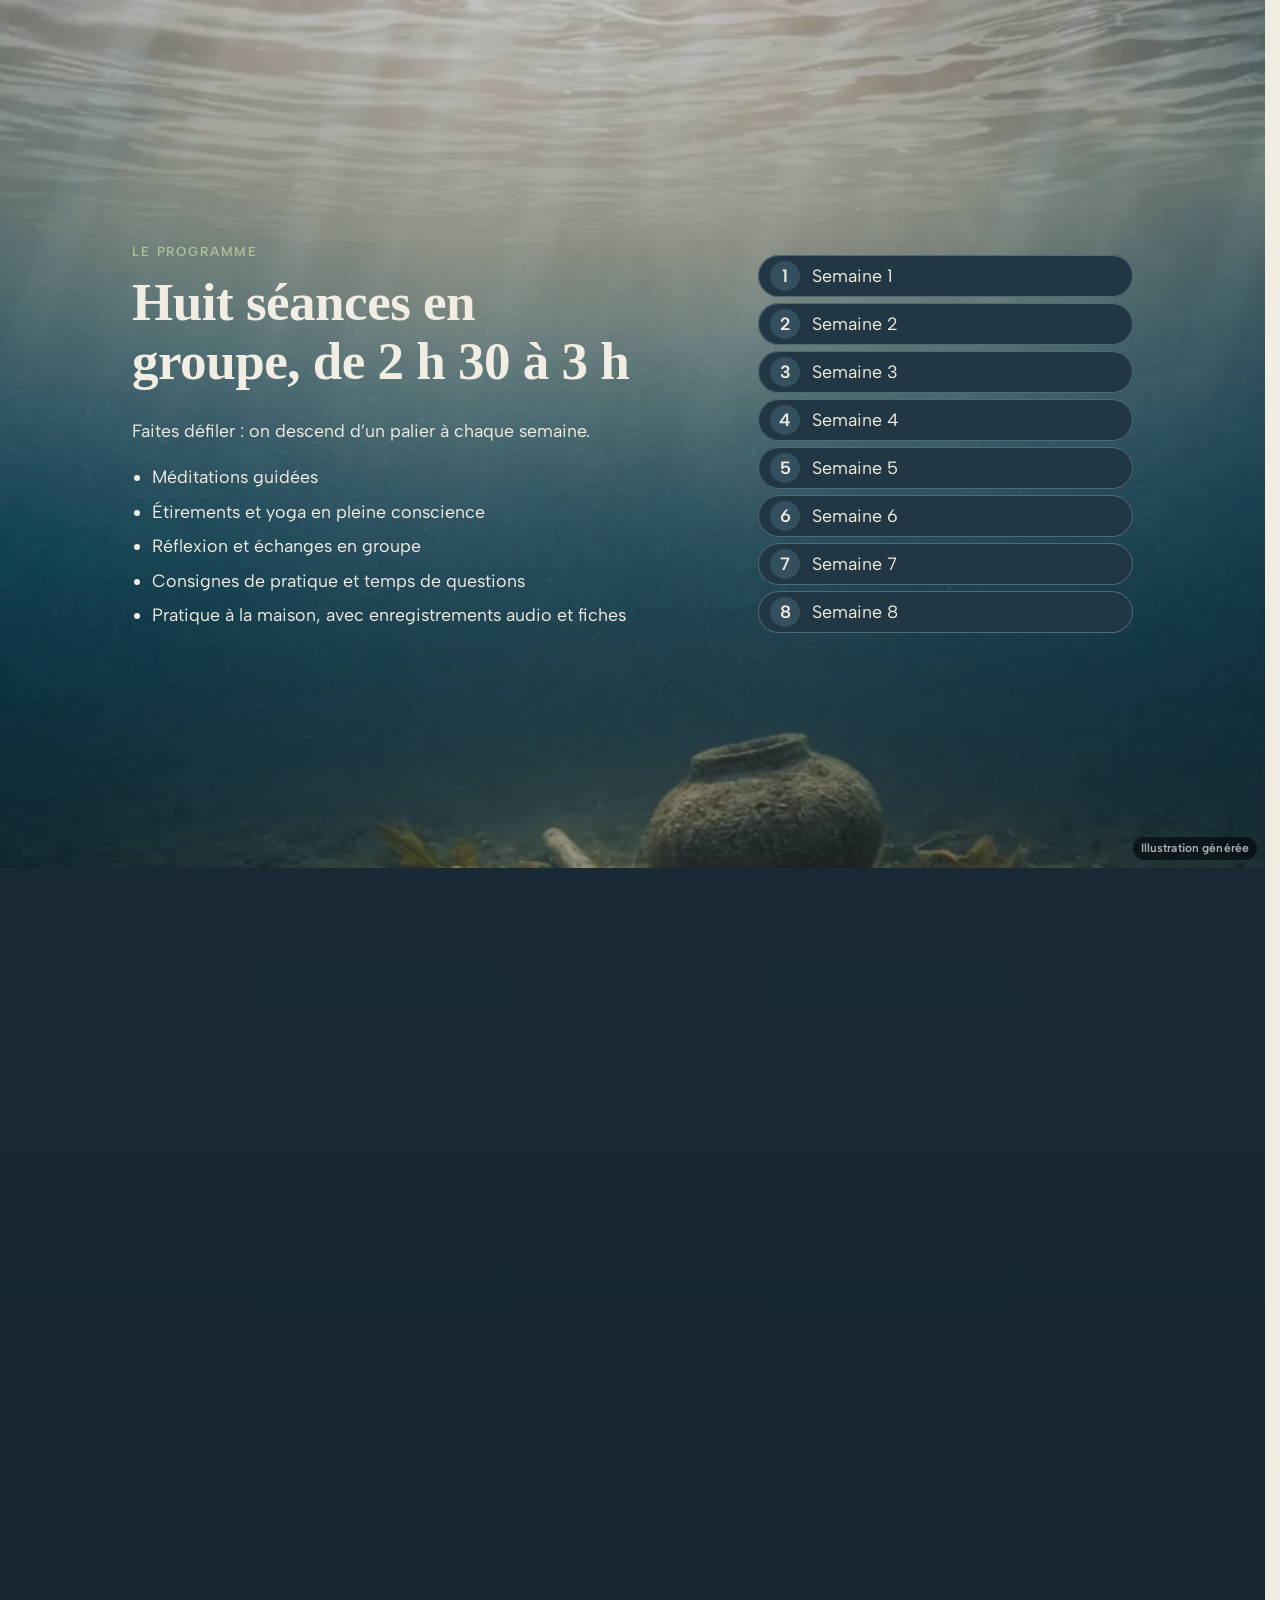
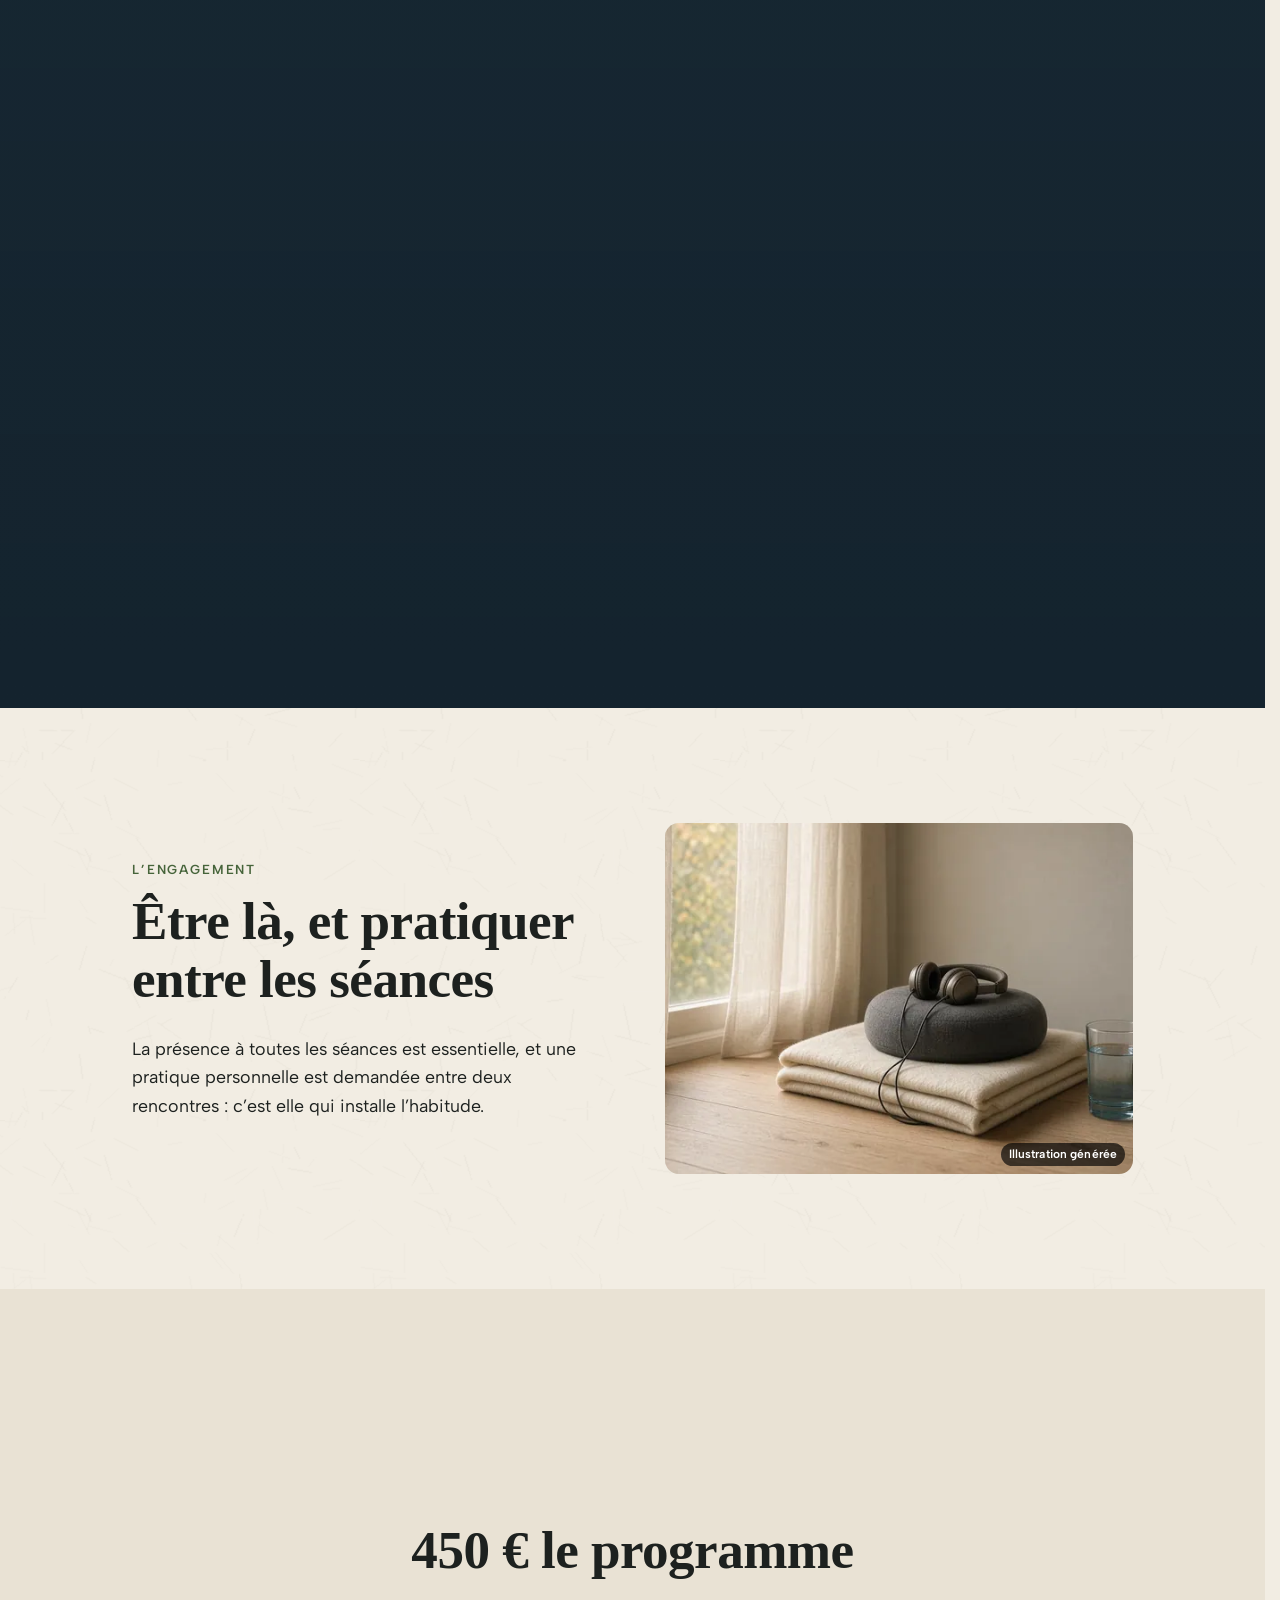
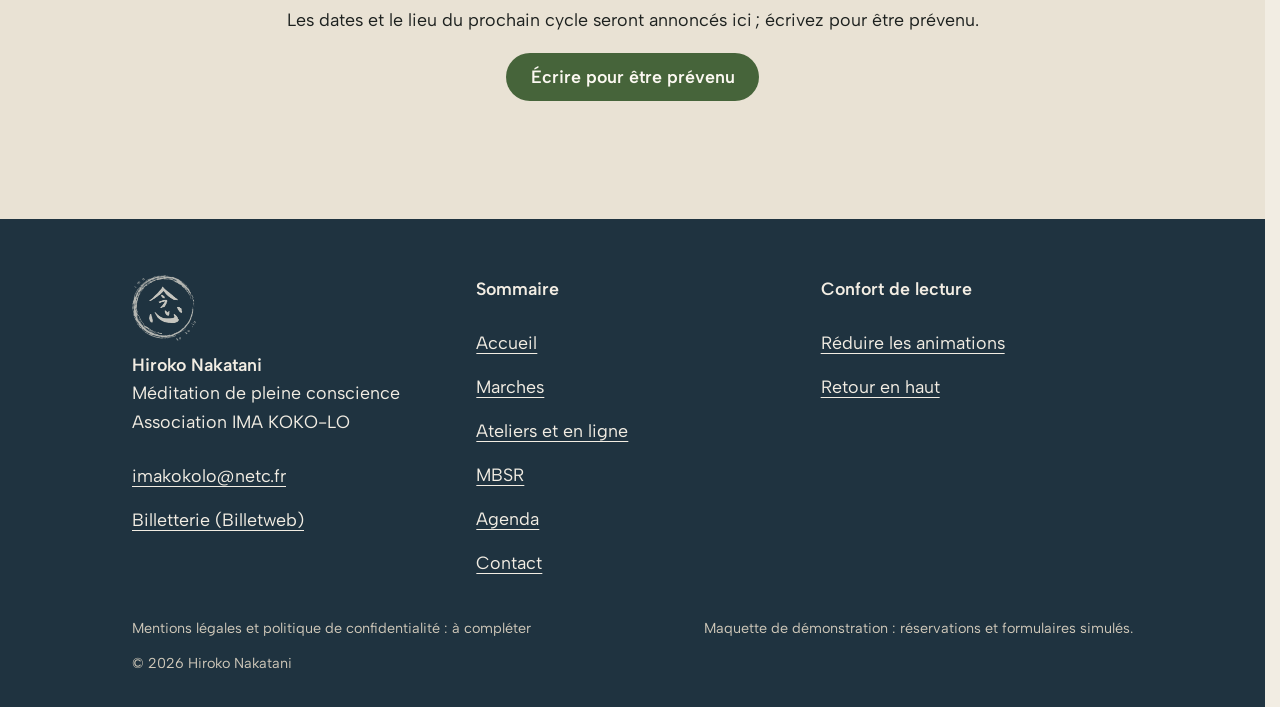
<file: mbsr.html>
<!doctype html>
<html lang="fr" data-v="2" data-page="mbsr">
<head>
<meta charset="utf-8">
<meta name="viewport" content="width=device-width, initial-scale=1, viewport-fit=cover">
<title>Programme MBSR en huit semaines · Hiroko Nakatani</title>
<meta name="description" content="Le programme de réduction du stress basé sur la pleine conscience : huit semaines en groupe, contenu, engagement et tarif.">
<meta name="robots" content="noindex, nofollow">
<link rel="canonical" href="https://hiroko-nakatani-maquette.vercel.app/mbsr">
<style>:root{--fond:#f2ede3;--texte:#1d211f;--voile-fond:#1f3340;--ouverture-fond:#f2ede3;--menu-fond:#1f3340}:root { --entete-h: 72px; --barres-h: 0px; } html { background: var(--fond); color: var(--texte); scrollbar-gutter: stable; } body { margin: 0; background: var(--fond); } html.js:not(.calme):not(.secours):not([data-arrivee="retour"]) [data-anime] { opacity: 0; } html.js:not(.calme):not(.secours):not([data-arrivee="retour"]) [data-anime].vu { opacity: 1; } [data-voile] { position: fixed; inset: 0; z-index: 900; background: var(--voile-fond); transform: translateY(100%); visibility: hidden; pointer-events: none; } html[data-arrivee="voile"]:not(.voile-leve):not(.calme):not(.secours) [data-voile] { transform: none; visibility: visible; } html.calme [data-voile], html.secours [data-voile] { visibility: hidden !important; } .ouverture-panneau { position: fixed; inset: 0; z-index: 850; display: none; place-content: center; justify-items: center; background: var(--ouverture-fond, var(--voile-fond)); color: var(--fond); text-align: center; } html.js[data-arrivee="intro"]:not(.calme):not(.secours):not(.intro-finie) .ouverture-panneau { display: grid; } html.defilement-bloque, html.defilement-bloque body, html.js[data-arrivee="intro"]:not(.calme):not(.secours):not(.intro-finie), html.js[data-arrivee="intro"]:not(.calme):not(.secours):not(.intro-finie) body, html[data-arrivee="voile"]:not(.voile-leve):not(.calme):not(.secours), html[data-arrivee="voile"]:not(.voile-leve):not(.calme):not(.secours) body { overflow: hidden; } html.js[data-arrivee="intro"]:not(.calme):not(.secours):not(.intro-finie) { background-color: var(--ouverture-fond, var(--voile-fond)); } html[data-arrivee="voile"]:not(.voile-leve):not(.calme):not(.secours) { background-color: var(--voile-fond); }</style>
<script>(function () {
var d = document.documentElement, ss = null, ls = null;
try { ss = window.sessionStorage; ls = window.localStorage; } catch (e) {}
d.classList.add('js');
var calme = false;
try { calme = !!ls && ls.getItem('socle:calme') === 'oui'; } catch (e) {}
if (!calme && window.matchMedia && matchMedia('(prefers-reduced-motion: reduce)').matches) calme = true;
if (calme) d.classList.add('calme');
var nav = performance.getEntriesByType ? performance.getEntriesByType('navigation')[0] : null;
var type = nav ? nav.type : 'navigate';
var depart = null;
try { depart = JSON.parse(ss.getItem('socle:depart') || 'null'); ss.removeItem('socle:depart'); } catch (e) {}
if (depart && !(Date.now() - depart.t < 15000)) depart = null;
var retourSection = false;
try { retourSection = !!ss.getItem('socle:calme-retour'); } catch (e) {}
var mode = type === 'back_forward' || retourSection ? 'retour' : type === 'reload' ? 'intro' : depart ? 'voile' : 'intro';
d.setAttribute('data-arrivee', mode);
if (mode === 'voile' && depart.couleur) d.style.setProperty('--voile-fond', depart.couleur);
if (type === 'reload' && 'scrollRestoration' in history) {
if (!retourSection) history.scrollRestoration = 'manual';
}
try {
var choisie = ls && ls.getItem('socle:langue');
var langue = (d.lang || '').slice(0, 2);
if (choisie && choisie !== langue && type === 'navigate' && !depart) {
var alt = document.querySelector('link[rel="alternate"][hreflang="' + choisie + '"]');
if (alt) location.replace(new URL(alt.href).pathname + location.search + location.hash);
}
} catch (e) {}
setTimeout(function () { if (!d.classList.contains('demarre')) d.classList.add('secours'); }, 2000);
})();</script>
<link rel="preload" href="/assets/fonts/shippori-mincho-latin-500-normal.woff2" as="font" type="font/woff2" crossorigin>
<link rel="stylesheet" href="/assets/css/socle.css?v=2">
<link rel="stylesheet" href="/assets/css/site.css?v=2">
<link rel="modulepreload" href="/assets/js/site.js?v=2">
<link rel="modulepreload" href="/assets/js/socle/index.js?v=2">
<script src="/assets/vendor/gsap.min.js" defer></script>
<script src="/assets/vendor/ScrollTrigger.min.js" defer></script>
<script src="/assets/vendor/SplitText.min.js" defer></script>
<script type="module" src="/assets/js/site.js?v=2"></script>
<meta name="theme-color" content="#f2ede3">
<link rel="icon" href="/assets/images/favicon.png" type="image/png">
<link rel="apple-touch-icon" href="/assets/images/apple-touch-icon.png">
<meta property="og:type" content="website">
<meta property="og:site_name" content="Hiroko Nakatani">
<meta property="og:locale" content="fr_FR">
<meta property="og:title" content="Programme MBSR en huit semaines · Hiroko Nakatani">
<meta property="og:description" content="Le programme de réduction du stress basé sur la pleine conscience : huit semaines en groupe, contenu, engagement et tarif.">
<meta property="og:url" content="https://hiroko-nakatani-maquette.vercel.app/mbsr">
<meta property="og:image" content="https://hiroko-nakatani-maquette.vercel.app/assets/partage/mbsr-fr.jpg">
<meta property="og:image:width" content="1200">
<meta property="og:image:height" content="630">
<meta property="og:image:alt" content="Lac parfaitement calme à l’aube">
<meta name="twitter:card" content="summary_large_image">
<script type="application/ld+json">{"@context":"https://schema.org","@type":"Organization","name":"Hiroko Nakatani — Méditation de pleine conscience","url":"https://hiroko-nakatani-maquette.vercel.app/","email":"imakokolo@netc.fr","description":"Marches méditatives dans le bois de Vincennes, ateliers de pleine conscience à Fontenay-sous-Bois, méditation du soir en ligne et programme MBSR, avec Hiroko Nakatani, instructrice MBSR.","areaServed":"Paris et Val-de-Marne","founder":{"@type":"Person","name":"Hiroko Nakatani","jobTitle":"Instructrice MBSR"}}</script>
</head>
<body id="haut">
<div data-voile data-forme="onde" data-grille="voile" aria-hidden="true"><div class="voile-contenu"><img src="/assets/images/logo-imakokolo-clair.png" alt="" width="64" height="66"><span data-voile-libelle>MBSR</span></div></div>
<div class="ouverture-panneau" data-ouverture aria-hidden="true">
  <div class="ouverture-logo" data-ouverture-objet>
    <img class="ouverture-enso" src="/assets/images/logo-imakokolo.png" alt="" width="256" height="262">
    <img class="ouverture-kanji" src="/assets/images/logo-imakokolo.png" alt="" width="256" height="262">
  </div>
  <p class="ouverture-nom">Hiroko Nakatani</p>
  <p class="ouverture-ligne">Méditation de pleine conscience</p>
</div>
<a class="evitement" href="#contenu">Aller au contenu</a>
<header data-entete>
  <div class="entete-rangee">
    <a class="entete-logo" href="/" data-libelle="Accueil">
      <img src="/assets/images/logo-imakokolo.png" alt="" width="44" height="45"><span class="entete-nom"><span>Hiroko Nakatani</span><small>Méditation de pleine conscience</small></span>
    </a>
    <nav data-nav aria-label="Navigation principale">
      <ul><li><a href="/marches" data-libelle="Marches">Marches</a></li><li><a href="/ateliers" data-libelle="Ateliers et en ligne">Ateliers et en ligne</a></li><li><a href="/mbsr" data-libelle="MBSR" aria-current="page">MBSR</a></li><li><a href="/agenda" data-libelle="Agenda">Agenda</a></li><li><a href="/contact" data-libelle="Contact">Contact</a></li></ul>
    </nav>
    <div class="entete-actions">
      <a class="bouton" href="/agenda" data-libelle="Agenda">Réserver</a>
      <button type="button" data-menu-bouton aria-controls="menu" aria-expanded="false" data-libelle-ouvrir="Menu" data-libelle-fermer="Fermer"><span data-libelle-bouton>Menu</span></button>
      <a class="menu-sansjs" href="#menu" data-menu-lien>Menu</a>
    </div>
  </div>
</header>
<script>/* Avant le premier affichage : rangées de la navigation (même règle que ajusterNav dans assets/js/socle/entete.js)
   et hauteur réelle de l'en-tête, pour que rien ne saute quand le JavaScript du site prend la main. */
(function () {
  var h = document.documentElement, u = document.querySelector('[data-nav] ul'), e = document.querySelector('[data-entete]');
  if (u) {
    var deborde = function () { return u.scrollWidth > u.clientWidth + 1; }, c = deborde();
    if (c && window.matchMedia('(min-width: 900px)').matches) {
      h.classList.add('nav-deux-rangees'); c = deborde();
      if (c) { h.classList.add('nav-deux-lignes'); var a = u.querySelector('a'); c = !a || u.getBoundingClientRect().height > a.getBoundingClientRect().height * 2.5; }
      if (c) h.classList.remove('nav-deux-rangees', 'nav-deux-lignes');
    }
    if (c) h.classList.add('nav-compacte');
  }
  if (e) h.style.setProperty('--entete-h', Math.round(e.getBoundingClientRect().height) + 'px');
})();</script>
<span id="menu-ferme" aria-hidden="true"></span>
<div id="menu" data-menu role="dialog" aria-modal="true" aria-label="Menu">
  <p class="menu-sansjs-fermer"><a href="#menu-ferme">Fermer</a></p>
  <ul><li style="--i:0"><a href="/" class="menu-lien" data-libelle="Accueil">Accueil</a></li><li style="--i:1"><a href="/marches" class="menu-lien" data-libelle="Marches">Marches</a></li><li style="--i:2"><a href="/ateliers" class="menu-lien" data-libelle="Ateliers et en ligne">Ateliers et en ligne</a></li><li style="--i:3"><a href="/mbsr" class="menu-lien" data-libelle="MBSR" aria-current="page">MBSR</a></li><li style="--i:4"><a href="/agenda" class="menu-lien" data-libelle="Agenda">Agenda</a></li><li style="--i:5"><a href="/contact" class="menu-lien" data-libelle="Contact">Contact</a></li></ul>
  <p class="menu-actions"><a class="bouton" href="/agenda" data-libelle="Agenda">Réserver une séance</a> <a class="bouton bouton--contour" href="mailto:imakokolo@netc.fr">imakokolo@netc.fr</a></p>
  <p><button type="button" class="lien" data-calme-bascule data-libelle-reduire="Réduire les animations" data-libelle-retablir="Rétablir les animations" data-libelle-systeme="Animations réduites par le réglage de votre appareil"><span data-libelle-bouton>Réduire les animations</span></button></p>
</div>
<main id="contenu" tabindex="-1">
<section class="b-ouverture" id="debut">
  <div class="b-ouverture-grille">
    <div class="b-ouverture-texte">
      <p class="surtitre" data-anime="gsap">Programme MBSR</p>
      <h1 class="titre-pinceau" data-anime="gsap" data-grille="typo"><em class="mot-encre">Huit semaines</em> pour installer une pratique</h1>
      <p class="intro masque-ecran-tres-bas" data-anime="gsap">MBSR : réduction du stress basée sur la pleine conscience. Un programme intensif, en groupe, pour débutants comme pour pratiquants.</p>
      <p class="b-chiffres" data-anime="gsap"><span class="b-chiffre">8 semaines</span><span class="b-chiffre" data-prix data-info-cle>450 € <small>le programme complet</small></span></p>
      <p class="actions" data-anime="gsap"><a href="/contact?sujet=mbsr" class="bouton bouton--clair" data-libelle="Contact" data-action-principale>Être prévenu du prochain cycle</a></p>
      <p class="b-info masque-ecran-bas" data-anime="gsap">Prochain cycle : dates annoncées ici</p>
    </div>
    <div class="b-ouverture-cadre" data-iris-centre>
      <figure class="media b-ouverture-media" data-grok data-fx="onde" style="--cadrage:60% 55%">
  <picture><source media="(max-width: 760px) and (orientation: portrait)" srcset="/assets/images/grok/mbsr-ouverture-mobile-640.webp 640w" sizes="(max-width: 760px) 100vw, 46vw">
    <img src="/assets/images/grok/mbsr-ouverture-1280.webp" srcset="/assets/images/grok/mbsr-ouverture-640.webp 640w, /assets/images/grok/mbsr-ouverture-1280.webp 1280w" sizes="(max-width: 760px) 100vw, 46vw" alt="Lac parfaitement calme à l’aube" width="1280" height="720" fetchpriority="high" loading="eager" decoding="async">
  </picture><figcaption class="mention-ia">Illustration générée</figcaption>
</figure>
    </div>
  </div>
</section>
<section class="b-origine conteneur" id="origine">
  <figure class="media b-origine-media" data-grok data-anime="rideau" style="--cadrage:50% 50%">
  <picture>
    <img src="/assets/images/grok/carte-mbsr-784.webp" srcset="/assets/images/grok/carte-mbsr-480.webp 480w, /assets/images/grok/carte-mbsr-640.webp 640w, /assets/images/grok/carte-mbsr-784.webp 784w" sizes="(max-width: 760px) 70vw, 28vw" alt="" width="784" height="1175" loading="lazy" decoding="async">
  </picture><figcaption class="mention-ia">Illustration générée</figcaption>
</figure>
  <div>
    <svg class="annee" viewBox="0 0 540 170" aria-hidden="true" focusable="false" data-effet="annee-ecrite" data-audit-ignorer><text class="annee-texte" x="6" y="150">1979</text></svg>
    <p class="surtitre" data-anime>D’où il vient</p>
    <h2 data-anime="lignes">Créé en 1979, par Jon Kabat-Zinn</h2>
    <p data-anime>Le programme s’appuie sur les traditions contemplatives orientales (méditation vipassana, yoga) et sur la médecine et la psychologie occidentales. Il a été étudié notamment auprès de personnes vivant avec une maladie chronique. Il ne remplace pas un suivi médical.</p>
  </div>
</section>
<section class="b-plongee" id="semaines" data-scene data-effet="plongee-semaines">
  <figure class="media b-plongee-media" data-grok style="--cadrage:50% 50%">
  <picture>
    <img src="/assets/images/grok/mbsr-profondeur-1280.webp" srcset="/assets/images/grok/mbsr-profondeur-640.webp 640w, /assets/images/grok/mbsr-profondeur-1280.webp 1280w" sizes="100vw" alt="" width="1280" height="720" loading="lazy" decoding="async">
  </picture><figcaption class="mention-ia">Illustration générée</figcaption>
</figure>
  <div class="b-profondeurs" aria-hidden="true"><span class="b-rayons"></span><canvas class="b-bulles" data-bulles data-effet="bulles" data-audit-ignorer></canvas></div>
  <div class="b-plongee-cadre" data-collant>
    <div class="conteneur b-plongee-grille">
      <div class="b-plongee-texte">
        <p class="surtitre" data-anime>Le programme</p>
        <h2 data-anime="lignes">Huit séances en groupe, de 2 h 30 à 3 h</h2>
        <p class="masque-ecran-tres-bas" data-anime>Faites défiler : on descend d’un palier à chaque semaine.</p>
        <ul class="b-contenu" data-anime="cascade"><li>Méditations guidées</li><li>Étirements et yoga en pleine conscience</li><li>Réflexion et échanges en groupe</li><li>Consignes de pratique et temps de questions</li><li>Pratique à la maison, avec enregistrements audio et fiches</li></ul>
      </div>
      <ol class="paliers" aria-label="Huit séances en groupe, de 2 h 30 à 3 h">
        <li class="palier" data-palier="1"><span class="palier-num">1</span><span class="palier-nom">Semaine 1</span></li><li class="palier" data-palier="2"><span class="palier-num">2</span><span class="palier-nom">Semaine 2</span></li><li class="palier" data-palier="3"><span class="palier-num">3</span><span class="palier-nom">Semaine 3</span></li><li class="palier" data-palier="4"><span class="palier-num">4</span><span class="palier-nom">Semaine 4</span></li><li class="palier" data-palier="5"><span class="palier-num">5</span><span class="palier-nom">Semaine 5</span></li><li class="palier" data-palier="6"><span class="palier-num">6</span><span class="palier-nom">Semaine 6</span></li><li class="palier" data-palier="7"><span class="palier-num">7</span><span class="palier-nom">Semaine 7</span></li><li class="palier" data-palier="8"><span class="palier-num">8</span><span class="palier-nom">Semaine 8</span></li>
      </ol>
    </div>
  </div>
</section>
<section class="b-engagement conteneur" id="engagement">
  <div>
    <p class="surtitre" data-anime>L’engagement</p>
    <h2 data-anime="lignes">Être là, et pratiquer entre les séances</h2>
    <p data-anime>La présence à toutes les séances est essentielle, et une pratique personnelle est demandée entre deux rencontres : c’est elle qui installe l’habitude.</p>
  </div>
  <figure class="media b-pratique-media" data-grok data-fx="parallaxe" style="--cadrage:50% 50%">
  <picture>
    <img src="/assets/images/grok/mbsr-pratique-960.webp" srcset="/assets/images/grok/mbsr-pratique-480.webp 480w, /assets/images/grok/mbsr-pratique-640.webp 640w, /assets/images/grok/mbsr-pratique-960.webp 960w" sizes="(max-width: 760px) 92vw, 42vw" alt="" width="960" height="720" loading="lazy" decoding="async">
  </picture><figcaption class="mention-ia">Illustration générée</figcaption>
</figure>
</section>
<section class="b-tarif" id="tarif">
  <div class="conteneur b-tarif-boite">
    <svg class="anneaux-deco" viewBox="0 0 200 200" data-visuel data-fx="trace" aria-hidden="true" focusable="false"><circle cx="100" cy="100" r="30"/><circle cx="100" cy="100" r="56"/><circle cx="100" cy="100" r="82"/></svg>
    <h2 data-anime="lignes"><span data-prix>450 € le programme</span></h2>
    <p>Les dates et le lieu du prochain cycle seront annoncés ici ; écrivez pour être prévenu.</p>
    <p><a href="/contact?sujet=mbsr" class="bouton" data-libelle="Contact">Écrire pour être prévenu</a></p>
  </div>
</section>
</main>
<footer class="pied" id="pied" data-masque-barre>
  <div class="conteneur pied-grille">
    <div class="pied-marque">
      <img src="/assets/images/logo-imakokolo-clair.png" alt="" width="44" height="45">
      <p><strong>Hiroko Nakatani</strong><br>Méditation de pleine conscience<br>Association IMA KOKO-LO</p>
      <p><a href="mailto:imakokolo@netc.fr">imakokolo@netc.fr</a><br><a href="https://www.billetweb.fr/les-formules-annuelles-cartes-fidelites" target="_blank" rel="noopener" aria-describedby="nouvel-onglet">Billetterie (Billetweb)</a></p>
    </div>
    <nav aria-label="Sommaire">
      <p><strong>Sommaire</strong></p>
      <ul><li><a href="/" data-libelle="Accueil">Accueil</a></li><li><a href="/marches" data-libelle="Marches">Marches</a></li><li><a href="/ateliers" data-libelle="Ateliers et en ligne">Ateliers et en ligne</a></li><li><a href="/mbsr" data-libelle="MBSR" aria-current="page">MBSR</a></li><li><a href="/agenda" data-libelle="Agenda">Agenda</a></li><li><a href="/contact" data-libelle="Contact">Contact</a></li></ul>
    </nav>
    <div>
      <p><strong>Confort de lecture</strong></p>
      <ul>
        <li><button type="button" class="lien" data-calme-bascule data-libelle-reduire="Réduire les animations" data-libelle-retablir="Rétablir les animations" data-libelle-systeme="Animations réduites par le réglage de votre appareil"><span data-libelle-bouton>Réduire les animations</span></button></li>
        <li><a href="#haut" data-sans-transition>Retour en haut</a></li>
      </ul>
    </div>
  </div>
  <div class="conteneur pied-bas"><p>Mentions légales et politique de confidentialité : à compléter</p><p>Maquette de démonstration : réservations et formulaires simulés.</p><p>© 2026 Hiroko Nakatani</p></div>
  <span id="nouvel-onglet" hidden>s’ouvre dans un nouvel onglet</span>
</footer>
<div data-barre-fixe>
  <span class="barre-place-cloche" aria-hidden="true"></span>
  <a class="bouton bouton--contour" href="/contact" data-libelle="Contact">Écrire</a>
  <a class="bouton" href="/agenda" data-libelle="Agenda">Réserver</a>
</div>
<dialog class="recap" data-recap aria-labelledby="recap-titre">
  <button type="button" class="recap-fermer" data-recap-fermer aria-label="Fermer"><span aria-hidden="true">×</span></button>
  <p class="surtitre">Avant de réserver</p>
  <h2 id="recap-titre" class="recap-titre" data-recap-titre></h2>
  <p class="recap-sous" data-recap-sous></p>
  <dl class="recap-liste">
    <div><dt>Quand</dt><dd data-recap-quand></dd></div>
    <div><dt>Où</dt><dd data-recap-ou></dd></div>
    <div><dt>À apporter</dt><dd><span data-apporter="marche" hidden>De bonnes chaussures, une tenue selon la météo, de l’eau. Rendez-vous 5 minutes avant.</span><span data-apporter="atelier" hidden>Une tenue souple, des chaussettes chaudes ; tapis et coussins sont sur place.</span><span data-apporter="enligne" hidden>Un endroit calme, un ordinateur ou un téléphone ; le lien arrive par e-mail.</span><span data-apporter="saison" hidden>Une tenue selon la météo et un petit tapis ou un plaid pour s’asseoir dehors.</span></dd></div>
    <div><dt>Prix</dt><dd class="recap-prix" data-recap-prix></dd></div>
  </dl>
  <p class="recap-actions"><a class="bouton" data-recap-lien href="https://www.billetweb.fr/les-formules-annuelles-cartes-fidelites" target="_blank" rel="noopener">Continuer sur Billetweb</a> <button type="button" class="bouton bouton--contour" data-recap-fermer>Choisir une autre date</button></p>
  <p class="recap-note">La billetterie Billetweb s’ouvre dans un nouvel onglet.</p>
</dialog>
<button type="button" class="mini-cloche" data-mini-cloche data-grille="fil" data-effet="mini-cloche" aria-label="Faire sonner la cloche">
  <span class="mini-cloche-bol" aria-hidden="true"><span class="mini-cloche-eau"></span></span>
  <span class="mini-cloche-reperes" aria-hidden="true"></span>
</button>
<p class="pastille-son" data-pastille-son hidden aria-live="polite"><span data-son-etat>La cloche sonne</span> <button type="button" class="lien" data-son-bascule data-libelle-couper="Couper le son" data-libelle-remettre="Remettre le son" data-etat-coupe="Son coupé" data-etat-sonne="La cloche sonne">Couper le son</button></p>
<svg class="defs-svg" width="0" height="0" aria-hidden="true" focusable="false"><filter id="encre-bords" x="-6%" y="-12%" width="112%" height="124%"><feTurbulence type="fractalNoise" baseFrequency="0.75" numOctaves="2" seed="8" result="bruit"/><feDisplacementMap in="SourceGraphic" in2="bruit" scale="2.6" xChannelSelector="R" yChannelSelector="G"/></filter></svg>
</body>
</html>
</file>
<file: assets/css/socle.css>
/* Socle : règles communes à toutes les maquettes. Le style du projet va dans site.css.
   Les couleurs et polices du projet se règlent par les variables ci-dessous (redéfinies dans site.css). */
:root {
  --police-titres: Georgia, 'Times New Roman', serif;
  --police-texte: system-ui, -apple-system, 'Segoe UI', Roboto, sans-serif;
  --accent: #b3361f;
  --texte-doux: color-mix(in srgb, var(--texte) 78%, var(--fond));
  --ligne: color-mix(in srgb, var(--texte) 18%, var(--fond));
  --gouttiere: clamp(16px, 4vw, 48px);
  --largeur: 1240px;
  --rayon: 6px;
  --duree: .7s;
  --courbe: cubic-bezier(.22, 1, .36, 1);
}

*, *::before, *::after { box-sizing: border-box; }
html { -webkit-text-size-adjust: 100%; text-size-adjust: 100%; }
body {
  font-family: var(--police-texte); font-size: clamp(1rem, .96rem + .2vw, 1.125rem); line-height: 1.6;
  padding-bottom: var(--barres-h); overflow-x: clip;
}
img, picture, video, canvas, svg { display: block; max-width: 100%; }
img, video { height: auto; }
h1, h2, h3, h4 { font-family: var(--police-titres); line-height: 1.08; margin: 0 0 .5em; text-wrap: balance; font-weight: 600; }
p, li, dd, figcaption { text-wrap: pretty; }
p { margin: 0 0 1em; }
a { color: inherit; }
a[href^="mailto:"] { overflow-wrap: anywhere; }
button, input, select, textarea { font: inherit; color: inherit; }
button { cursor: pointer; }
:where(a, button, input, select, textarea, summary, [tabindex]) { -webkit-tap-highlight-color: transparent; }
:focus { outline: none; }
:focus-visible { outline: 3px solid var(--accent); outline-offset: 3px; border-radius: 2px; }
[id] { scroll-margin-top: calc(var(--entete-h) + 12px); scroll-margin-bottom: calc(var(--barres-h) + 12px); }
/* Lien profond vers une scène qui cache l'en-tête : elle arrive tout en haut de l'écran (comme aller() du socle). */
html.js:not(.calme):not(.secours) :is([data-entete-cache], [data-entete-cache] [id], [data-fx="plein-ecran"], [data-fx="plein-ecran"] [id]) { scroll-margin-top: 0; }
[hidden] { display: none !important; }

.visuellement-cache {
  position: absolute !important; width: 1px; height: 1px; padding: 0; margin: -1px;
  overflow: hidden; clip: rect(0 0 0 0); white-space: nowrap; border: 0;
}
.evitement {
  position: fixed; left: 12px; top: 12px; z-index: 1000; padding: 12px 16px; background: var(--texte); color: var(--fond);
  transform: translateY(-160%); text-decoration: none;
}
.evitement:focus-visible { transform: none; }
.conteneur { width: min(100% - 2 * var(--gouttiere), var(--largeur)); margin-inline: auto; }
.chiffres { font-variant-numeric: tabular-nums; }

/* Boutons : zones tactiles d'au moins 44 px. */
.bouton {
  display: inline-flex; align-items: center; justify-content: center; gap: .5em;
  min-height: 48px; min-width: 44px; padding: .7em 1.4em; border-radius: 999px;
  background: var(--accent); color: var(--fond); text-decoration: none; font-weight: 600; border: 0;
  line-height: 1.2; text-align: center;
}
.bouton--contour { background: transparent; color: inherit; box-shadow: inset 0 0 0 2px currentColor; }
.bouton[disabled] { opacity: .55; cursor: not-allowed; }

/* Apparitions : cachées par le style critique jusqu'à .vu, jamais recachées. */
html.js:not(.calme):not(.secours):not([data-arrivee="retour"]) [data-anime]:not([data-anime="gsap"]) {
  transform: translate3d(0, 1.2rem, 0);
  transition: opacity var(--duree) var(--courbe) var(--delai, 0s), transform var(--duree) var(--courbe) var(--delai, 0s);
}
html.js:not(.calme):not(.secours):not([data-arrivee="retour"]) [data-anime]:not([data-anime="gsap"]).vu { transform: none; }

/* Bibliothèque d'effets (effets.js). Apparitions : le bloc lui-même ne glisse pas, ce sont ses parties qui arrivent.
   Mêmes conditions que les apparitions : en mode calme, en secours, au retour et sans JavaScript, état final direct.
   Les transitions ne valent que pendant l'arrivée (.fx-fini ensuite) : celles du projet reprennent la main. */
html.js:not(.calme):not(.secours):not([data-arrivee="retour"]) :is([data-anime="lignes"], [data-anime="mots"], [data-anime="lettres"], [data-anime="cascade"]):not([data-anime="gsap"]) {
  transform: none; transition: opacity .25s linear var(--delai, 0s);
}
/* Masques des lignes : découpe par clip-path, débordante en haut et sur les côtés (accents), un peu en bas (jambages),
   au lieu d'un overflow et de marges : la mise en page ne change pas d'un pixel pendant la découpe. La ligne part
   d'assez bas (135 %) pour rester invisible malgré le débord du bas. */
.fx-ligne-mask { overflow: visible !important; clip-path: inset(-.4em -.6em -.2em -.6em); }
html.js:not(.calme):not(.secours):not([data-arrivee="retour"]) [data-anime="lignes"] .fx-ligne {
  transform: translate3d(0, 135%, 0); transition: transform 1s var(--courbe) calc(var(--delai, 0s) + var(--i, 0) * 90ms);
}
html.js:not(.calme):not(.secours):not([data-arrivee="retour"]) [data-anime="lignes"].vu .fx-ligne { transform: none; }
html.js:not(.calme):not(.secours):not([data-arrivee="retour"]) [data-anime="mots"] .fx-mot {
  opacity: 0; transform: translate3d(0, .5em, 0);
  transition: opacity .6s var(--courbe) calc(var(--delai, 0s) + var(--i, 0) * 35ms), transform .7s var(--courbe) calc(var(--delai, 0s) + var(--i, 0) * 35ms);
}
html.js:not(.calme):not(.secours):not([data-arrivee="retour"]) [data-anime="mots"].vu .fx-mot { opacity: 1; transform: none; }
/* Lettres : chaque mot reste d'un bloc (jamais coupé en fin de ligne), les lettres basculent en place. */
[data-anime="lettres"] :is(.fx-mot-l, .fx-lettre) { display: inline-block; }
html.js:not(.calme):not(.secours):not([data-arrivee="retour"]) [data-anime="lettres"] .fx-lettre {
  opacity: 0; transform: translate3d(0, .55em, 0) rotate(12deg); transform-origin: 0 100%;
  transition: opacity .5s var(--courbe) calc(var(--delai, 0s) + var(--i, 0) * 18ms), transform .8s var(--courbe) calc(var(--delai, 0s) + var(--i, 0) * 18ms);
}
html.js:not(.calme):not(.secours):not([data-arrivee="retour"]) [data-anime="lettres"].vu .fx-lettre { opacity: 1; transform: none; }
html.js:not(.calme):not(.secours):not([data-arrivee="retour"]) [data-anime="cascade"] > * { opacity: 0; transform: translate3d(0, 1.8rem, 0); }
html.js:not(.calme):not(.secours):not([data-arrivee="retour"]) [data-anime="cascade"]:not(.fx-fini) > * {
  transition: opacity .7s var(--courbe) calc(var(--delai, 0s) + var(--i, 0) * 80ms), transform .9s var(--courbe) calc(var(--delai, 0s) + var(--i, 0) * 80ms);
}
html.js:not(.calme):not(.secours):not([data-arrivee="retour"]) [data-anime="cascade"].vu > * { opacity: 1; transform: none; }
/* Rideau : règle aussi précise que celle des apparitions (sinon sa transition de découpe serait écrasée). */
html.js:not(.calme):not(.secours):not([data-arrivee="retour"]) [data-anime="rideau"]:not([data-anime="gsap"]) {
  transform: none; clip-path: inset(0 0 100% 0);
}
html.js:not(.calme):not(.secours):not([data-arrivee="retour"]) [data-anime="rideau"]:not([data-anime="gsap"]):not(.fx-fini) {
  transition: opacity .25s linear var(--delai, 0s), clip-path 1.2s cubic-bezier(.77, 0, .18, 1) var(--delai, 0s);
}
html.js:not(.calme):not(.secours):not([data-arrivee="retour"]) [data-anime="rideau"]:not([data-anime="gsap"]).vu { clip-path: inset(0 0 0 0); }
html.js:not(.calme):not(.secours):not([data-arrivee="retour"]) [data-anime="rideau"]:not([data-fx]) > :is(picture, video) { transform: scale(1.14); }
html.js:not(.calme):not(.secours):not([data-arrivee="retour"]) [data-anime="rideau"]:not([data-fx]):not(.fx-fini) > :is(picture, video) { transition: transform 1.6s var(--courbe) var(--delai, 0s); }
html.js:not(.calme):not(.secours):not([data-arrivee="retour"]) [data-anime="rideau"].vu:not([data-fx]) > :is(picture, video) { transform: none; }
/* Effets liés au défilement : l'image déplacée par GSAP n'a aucune transition CSS (une seule source par propriété). */
[data-fx="parallaxe"] > :is(picture, video, img), [data-fx="zoom"] > :is(picture, video, img) { transition: none; }
/* WebGL « onde » : le canvas, calé sur l'image, n'est visible que pendant le mouvement ; au repos, l'image d'origine, nette. */
[data-fx="onde"] { position: relative; }
.fx-onde { position: absolute; left: 0; top: 0; width: 100%; height: 100%; pointer-events: none; opacity: 0; transition: opacity .3s linear; }
.fx-onde--actif { opacity: 1; transition-duration: .12s; }
/* Image qui s'ouvre en plein écran : section haute, cadre collant en haut de l'écran (sticky, pas d'épinglage GSAP).
   En mode calme, en secours et sans JavaScript : image entière dans une section normale (règles [data-collant]). */
html.js:not(.calme):not(.secours) [data-fx="plein-ecran"] { position: relative; height: var(--fx-longueur, 260svh); }
html.js:not(.calme):not(.secours) [data-fx="plein-ecran"] > [data-collant] { position: sticky; top: 0; height: 100vh; height: 100svh; overflow: hidden; }
[data-fx="plein-ecran"] > [data-collant] > .media, [data-fx="plein-ecran"] [data-fx-cible] { width: 100%; height: 100%; border-radius: 0; }
:is(html.calme, html.secours, html:not(.js)) [data-fx="plein-ecran"] [data-fx-cible] { height: 100svh; }
/* Mots géants : la rangée garde sa largeur (mots répétés au besoin) et ne sort jamais de son bandeau.
   En mode calme, en secours et sans JavaScript, les mots passent à la ligne : rien n'est coupé. */
[data-fx="mots-geants"] { overflow: hidden; overflow: clip; }
[data-fx="mots-geants"] [data-fx-rangee] { width: max-content; white-space: nowrap; margin: 0; }
:is(html.calme, html.secours, html:not(.js)) [data-fx="mots-geants"] { overflow: visible; }
:is(html.calme, html.secours, html:not(.js)) [data-fx="mots-geants"] [data-fx-rangee] { width: auto; white-space: normal; line-height: 1.2; }
/* Inclinaison selon la vitesse : GSAP seul tient la transformation (pas de transition CSS sur transform). */
[data-fx="vitesse"], [data-fx="mots-geants"] [data-fx-rangee] { transition-property: opacity, color, background-color, border-color, box-shadow !important; }

/* Effets au survol : au premier survol, GSAP prend la main sur la transformation (classe fx-survol) :
   plus aucune transition CSS sur transform pour cet élément. */
.fx-survol { transition-property: opacity, color, background-color, border-color, box-shadow !important; }

/* Mode calme : tout est coupé, le contenu reste complet. */
html.calme *, html.calme *::before, html.calme *::after {
  animation-duration: 0s !important; animation-iteration-count: 1 !important; transition: none !important; scroll-behavior: auto !important;
}
html.calme [data-boucle-css] * , html.calme [data-boucle-css] { animation: none !important; }
[data-boucle-css].hors-ecran, [data-boucle-css].hors-ecran *, [data-boucle-css].en-pause, [data-boucle-css].en-pause * { animation-play-state: paused !important; }

/* En-tête : opaque, jamais coupé, se cache en descendant. */
[data-entete] {
  position: fixed; inset: 0 0 auto; z-index: 800; background: var(--fond);
  border-bottom: 1px solid var(--ligne); transition: transform .35s var(--courbe);
}
html.entete-cache [data-entete], html.scene-sans-entete:not(.menu-ouvert) [data-entete] { transform: translateY(-100%); }
.entete-rangee {
  display: flex; align-items: center; gap: clamp(8px, 2vw, 28px);
  min-height: 64px; padding: 8px var(--gouttiere); max-width: calc(var(--largeur) + 2 * var(--gouttiere)); margin-inline: auto;
}
.entete-logo { display: inline-flex; align-items: center; gap: .6em; min-height: 44px; text-decoration: none; font-weight: 700; flex: none; }
.entete-logo img { width: 36px; height: 36px; }
[data-nav] { flex: 1 1 auto; min-width: 0; display: flex; justify-content: flex-end; }
[data-nav] ul { display: flex; gap: clamp(12px, 2vw, 28px); list-style: none; margin: 0; padding: 0; min-width: 0; overflow: hidden; white-space: nowrap; }
/* Un lien de navigation ne passe jamais à la ligne : sinon il « tient » sur deux lignes et le relais
   (deuxième rangée, bouton Menu) ne se déclenche pas. */
[data-nav] a { display: inline-flex; align-items: center; min-height: 44px; text-decoration: none; white-space: nowrap; }
[data-nav] a[aria-current] { text-decoration: underline; text-underline-offset: .35em; text-decoration-thickness: 2px; }
.entete-actions { display: flex; align-items: center; gap: 8px; flex: none; }
.entete-actions .bouton { min-height: 44px; padding-inline: 1.1em; }
.entete-langue { display: inline-flex; align-items: center; justify-content: center; min-width: 44px; min-height: 44px; text-decoration: none; font-weight: 600; text-transform: uppercase; }
[data-menu-bouton] { display: none; min-height: 44px; min-width: 44px; padding: 0 14px; border: 0; border-radius: 999px; background: var(--texte); color: var(--fond); font-weight: 600; }
html.nav-compacte [data-nav] { display: none; }
html.nav-compacte [data-menu-bouton] { display: inline-flex; align-items: center; }
html.nav-compacte .entete-actions { margin-left: auto; }
/* Dès 900 px, les liens qui ne tiennent pas à côté du logo passent sur une deuxième rangée (entete.js) :
   jamais le bouton Menu seul sur ordinateur. L'en-tête est plus haut : --entete-h suit (mesures.js). */
html.nav-deux-rangees .entete-rangee { flex-wrap: wrap; row-gap: 0; }
html.nav-deux-rangees [data-nav] { order: 3; flex: 1 0 100%; justify-content: flex-start; border-top: 1px solid var(--ligne); }
html.nav-deux-rangees .entete-actions { margin-left: auto; }
html.nav-deux-lignes [data-nav] ul { flex-wrap: wrap; row-gap: 0; column-gap: clamp(12px, 1.6vw, 24px); }
@media (max-width: 520px) { .entete-actions .bouton { display: none; } }

/* Sans JavaScript : l'en-tête reste dans le flux (sa hauteur n'est pas mesurée, rien ne passe dessous).
   Dès 900 px, les liens passent à la ligne sous le logo ; en dessous, un lien Menu ouvre le menu plein écran
   par son ancre (#menu:target) et un lien Fermer le referme. */
.menu-sansjs, .menu-sansjs-fermer { display: none; }
html:not(.js) { --entete-h: 0px; }
html:not(.js) [data-entete] { position: relative; }
@media (min-width: 900px) {
  html:not(.js) .entete-rangee { flex-wrap: wrap; row-gap: 0; }
  html:not(.js) [data-nav] { order: 3; flex: 1 0 100%; justify-content: flex-start; }
  html:not(.js) [data-nav] ul { flex-wrap: wrap; column-gap: clamp(12px, 2vw, 28px); row-gap: 0; }
  html:not(.js) .entete-actions { margin-left: auto; }
}
@media (max-width: 899px) {
  html:not(.js) [data-nav] { display: none; }
  html:not(.js) .entete-actions { margin-left: auto; }
  html:not(.js) .menu-sansjs {
    display: inline-flex; align-items: center; min-height: 44px; min-width: 44px; padding: 0 14px; border-radius: 999px;
    background: var(--texte); color: var(--fond); font-weight: 600; text-decoration: none;
  }
}
html:not(.js) #menu:target { z-index: 810; visibility: visible; opacity: 1; transition: none; padding-top: 24px; }
html:not(.js) #menu:target li { opacity: 1; transform: none; transition: none; }
html:not(.js) #menu:target .menu-sansjs-fermer { display: block; margin: 0 0 16px; }
html:not(.js) .menu-sansjs-fermer a { display: inline-flex; align-items: center; min-height: 44px; font-weight: 600; }
/* Cible du lien Fermer : fixe, elle ne fait pas défiler la page quand le menu se referme. */
#menu-ferme { position: fixed; top: 0; left: 0; width: 1px; height: 1px; pointer-events: none; }
/* Sans JavaScript, la barre fixe du téléphone n'est pas mesurée : sa hauteur est réservée d'office. */
@media (max-width: 760px) { html:not(.js) { --barres-h: calc(65px + env(safe-area-inset-bottom)); } }

/* Menu : plein écran, liens qui arrivent l'un après l'autre. */
[data-menu] {
  position: fixed; inset: 0; z-index: 790; background: var(--menu-fond, var(--fond)); overflow-y: auto; overscroll-behavior: contain;
  padding: calc(var(--entete-h) + 24px) var(--gouttiere) calc(32px + var(--barres-h));
  visibility: hidden; opacity: 0; transition: opacity .3s var(--courbe), visibility 0s .3s;
}
html.menu-ouvert [data-menu] { visibility: visible; opacity: 1; transition: opacity .3s var(--courbe); }
html.menu-ouvert [data-entete] { transform: none; }
[data-menu] ul { list-style: none; margin: 0 0 32px; padding: 0; }
[data-menu] li { opacity: 0; transform: translateY(12px); transition: opacity .4s var(--courbe), transform .4s var(--courbe); transition-delay: calc(var(--i, 0) * 50ms + 80ms); }
html.menu-ouvert [data-menu] li { opacity: 1; transform: none; }
[data-menu] .menu-lien { display: flex; align-items: center; min-height: 52px; font-family: var(--police-titres); font-size: clamp(1.6rem, 7vw, 2.6rem); text-decoration: none; }
[data-menu] .menu-lien[aria-current] { color: var(--accent); }

/* Voile de transition (état de départ dans le style critique). */
[data-voile] { display: grid; place-items: center; color: var(--fond); }
.voile-contenu { display: grid; justify-items: center; gap: 12px; text-align: center; padding: var(--gouttiere); }
.voile-contenu img { width: 56px; height: 56px; }
[data-voile-libelle] { font-family: var(--police-titres); font-size: clamp(1.6rem, 5vw, 3rem); }
/* Forme « vague » : bords ondulés du voile (en haut à la montée, en bas au retrait), posés par le gabarit. */
[data-voile] .voile-vague { position: absolute; left: 0; width: 100%; height: clamp(60px, 12vh, 120px); fill: var(--voile-fond); pointer-events: none; }
[data-voile] .voile-vague--haut { bottom: calc(100% - 1px); transform-origin: 50% 100%; }
[data-voile] .voile-vague--bas { top: calc(100% - 1px); transform-origin: 50% 0; }
/* Trou qui s'ouvre dans le voile (forme « iris ») ou dans le panneau de l'intro (versObjet) :
   variables --cx, --cy (centre) et --trou (rayon), posées image par image par le socle. */
[data-voile].avec-trou, .ouverture-panneau.avec-trou {
  -webkit-mask: radial-gradient(circle at var(--cx, 50%) var(--cy, 50%), transparent var(--trou, -2px), #000 calc(var(--trou, -2px) + 1px));
          mask: radial-gradient(circle at var(--cx, 50%) var(--cy, 50%), transparent var(--trou, -2px), #000 calc(var(--trou, -2px) + 1px));
}

/* Barre fixe du téléphone : action principale et contact rapide. */
[data-barre-fixe] {
  position: fixed; inset: auto 0 0; z-index: 780; display: none; gap: 8px;
  padding: 8px var(--gouttiere) calc(8px + env(safe-area-inset-bottom)); background: var(--fond); border-top: 1px solid var(--ligne);
  transition: transform .3s var(--courbe);
}
[data-barre-fixe] .bouton { flex: 1; min-height: 48px; }
[data-barre-fixe].barre-masquee { transform: translateY(110%); }
@media (max-width: 760px) { [data-barre-fixe] { display: flex; } }

/* Écrans plein cadre et sections épinglées : tout tient dans la partie visible. */
.ecran {
  min-height: 100vh; min-height: 100svh; display: flex; flex-direction: column;
  padding-top: calc(var(--entete-h) + 16px); padding-bottom: calc(var(--barres-h) + 16px);
}
.ecran.epingle { height: 100vh; height: 100svh; min-height: 0; }
.ecran .piste { flex: 1 1 auto; min-height: 0; max-height: 820px; }

/* Scènes épinglées ou collantes du projet ([data-scene], .ecran.epingle) : en mode calme, en secours et sans
   JavaScript, plus rien n'est épinglé, la scène prend la hauteur de son contenu (au moins un écran) au lieu
   d'être coupée. Son cadre collant [data-collant] redevient un bloc normal. */
:is(html.calme, html.secours, html:not(.js)) :is([data-scene], .ecran.epingle) { height: auto !important; min-height: 100svh; }
:is(html.calme, html.secours, html:not(.js)) [data-collant] { position: relative !important; top: auto !important; height: auto !important; min-height: 100svh; }

/* Faces arrière d'un objet en 3D (verso d'une carte, dos d'un volet) : jamais visibles de dos ; en mode calme,
   en secours et sans JavaScript, l'objet est posé ouvert et son dos est retiré (sinon il recouvre le texte). */
[data-face="dos"] { backface-visibility: hidden; -webkit-backface-visibility: hidden; }
:is(html.calme, html.secours, html:not(.js)) [data-face="dos"] { display: none !important; }

/* Écrans bas. 1366×768 et moins de 820 px de haut sur ordinateur : .masque-ecran-bas se retire (phrase
   d'introduction, surtitre, légende), pour que le premier écran et les scènes épinglées tiennent.
   Téléphone à l'horizontale et moins de 500 px de haut : .masque-ecran-tres-bas se retire aussi, et les
   écrans plein cadre se resserrent. Les tailles des titres d'ouverture se règlent dans site.css, dans les
   mêmes requêtes (@media (max-height: 820px) and (min-width: 761px), puis (max-height: 500px)). */
@media (max-height: 820px) and (min-width: 761px) { .masque-ecran-bas { display: none !important; } }
@media (max-height: 500px) {
  .masque-ecran-bas, .masque-ecran-tres-bas { display: none !important; }
  .ecran { padding-top: calc(var(--entete-h) + 8px); padding-bottom: calc(var(--barres-h) + 8px); }
}

/* Médias : cadrage réglé par --cadrage (object-position), mention des illustrations générées. */
.media { position: relative; margin: 0; overflow: hidden; border-radius: var(--rayon); background: color-mix(in srgb, var(--texte) 8%, var(--fond)); } /* jamais de case vide pendant le chargement */
.media picture { display: block; width: 100%; height: 100%; }
.media img, .media video { width: 100%; height: 100%; object-fit: cover; object-position: var(--cadrage, 50% 50%); }
@media (max-width: 760px) { .media img, .media video { object-position: var(--cadrage-mobile, var(--cadrage, 50% 50%)); } }
.mention-ia {
  position: absolute; right: 8px; bottom: 8px; z-index: 2; padding: 3px 8px; border-radius: 999px;
  background: rgba(0, 0, 0, .66); color: #fff; font: 600 12px/1.4 var(--police-texte); letter-spacing: .01em; pointer-events: none;
}

/* Formulaires. */
.champ { display: grid; gap: 6px; margin-bottom: 18px; }
.champ label { font-weight: 600; }
.champ input, .champ select, .champ textarea {
  min-height: 48px; padding: 10px 12px; border: 1px solid color-mix(in srgb, var(--texte) 45%, var(--fond)); border-radius: var(--rayon); background: var(--fond);
}
.champ [aria-invalid="true"] { border-color: #b00020; }
.champ-erreur { margin: 0; color: #b00020; font-size: .95rem; }
.mention-donnees { font-size: .9rem; color: var(--texte-doux); }
[data-message-envoi] { padding: 12px 16px; border-radius: var(--rayon); background: color-mix(in srgb, var(--accent) 12%, var(--fond)); }

/* Barre de lecture des pages longues. */
[data-barre-lecture] { position: fixed; left: 0; right: 0; top: var(--entete-h); height: 3px; z-index: 805; background: var(--accent); transform: scaleX(0); transform-origin: 0 50%; }
html.entete-cache [data-barre-lecture] { top: 0; }

/* Curseur personnalisé (souris uniquement, activé par data-curseur sur html). */
.curseur {
  position: fixed; left: -8px; top: -8px; z-index: 1001; width: 16px; height: 16px; border-radius: 50%;
  border: 2px solid var(--accent); pointer-events: none; opacity: 0; transition: opacity .2s, width .2s, height .2s, left .2s, top .2s;
}
html.curseur-actif .curseur { opacity: 1; }
.curseur.curseur-lien { width: 40px; height: 40px; left: -20px; top: -20px; }
.curseur.curseur-cache { opacity: 0 !important; }

/* Pied de page. */
.pied { padding: 56px 0 32px; border-top: 1px solid var(--ligne); }
.pied-grille { display: grid; gap: 32px; grid-template-columns: repeat(auto-fit, minmax(200px, 1fr)); }
.pied ul { list-style: none; margin: 0; padding: 0; }
.pied a, .pied button.lien { display: inline-flex; align-items: center; min-height: 44px; }
button.lien { background: none; border: 0; padding: 0; text-decoration: underline; text-underline-offset: .2em; }
.pied-bas { display: flex; flex-wrap: wrap; justify-content: space-between; gap: 12px; margin-top: 32px; font-size: .9rem; color: var(--texte-doux); }
</file>
<file: assets/css/site.css>
/* Hiroko Nakatani · direction « La cloche qui chante ».
   Washi, encre, bronze de la cloche, vert du logo IMA KOKO-LO, indigo de l'eau du soir. */
@font-face { font-family: 'Shippori Mincho'; src: url('/assets/fonts/shippori-mincho-latin-500-normal.woff2') format('woff2'); font-weight: 400 600; font-style: normal; font-display: swap; }
@font-face { font-family: 'Shippori Mincho'; src: url('/assets/fonts/shippori-mincho-latin-700-normal.woff2') format('woff2'); font-weight: 700 800; font-style: normal; font-display: swap; }
@font-face { font-family: 'Albert Sans'; src: url('/assets/fonts/albert-sans-latin-400-normal.woff2') format('woff2'); font-weight: 400; font-style: normal; font-display: swap; }
@font-face { font-family: 'Albert Sans'; src: url('/assets/fonts/albert-sans-latin-500-normal.woff2') format('woff2'); font-weight: 500; font-style: normal; font-display: swap; }
@font-face { font-family: 'Albert Sans'; src: url('/assets/fonts/albert-sans-latin-600-normal.woff2') format('woff2'); font-weight: 600 700; font-style: normal; font-display: swap; }
/* Polices de secours ajustées : le texte ne saute pas à l'arrivée des vraies polices. */
@font-face { font-family: 'Mincho Secours'; src: local('Georgia'), local('Times New Roman'); size-adjust: 104%; ascent-override: 92%; descent-override: 24%; }
@font-face { font-family: 'Albert Secours'; src: local('Arial'), local('Helvetica'); size-adjust: 98%; ascent-override: 98%; descent-override: 26%; }

:root {
  --police-titres: 'Shippori Mincho', 'Mincho Secours', Georgia, serif;
  --police-texte: 'Albert Sans', 'Albert Secours', system-ui, sans-serif;
  --washi: #f2ede3;
  --washi-2: #e9e2d4;
  --encre: #1d211f;
  --accent: #46643a;          /* vert du logo, assombri : 5,9:1 sur le washi */
  --accent-clair: #a9c296;
  --sauge: #7f9c6b;
  --bronze: #9c6b34;
  --bronze-fonce: #6e4a22;
  --bronze-clair: #d5ac74;
  --eau: #1f3340;
  --eau-2: #2f4a5a;
  --mousse: #233328;
  --texte-doux: #4a4f49;
  --ligne: color-mix(in srgb, var(--encre) 16%, var(--washi));
  --largeur: 1180px;
  --rayon: 14px;
  --cloche-d: min(40vw, calc(100svh - var(--entete-h) - 120px), 560px);
}
body { font-size: clamp(1rem, .97rem + .18vw, 1.12rem); }
h1, h2, h3 { font-weight: 600; letter-spacing: -.01em; }
h2 { font-size: clamp(2rem, 1.4rem + 2.4vw, 3.4rem); line-height: 1.1; }
h3 { font-size: clamp(1.2rem, 1.05rem + .6vw, 1.5rem); line-height: 1.2; }
.surtitre { font-family: var(--police-texte); font-size: .82rem; font-weight: 600; letter-spacing: .14em; text-transform: uppercase; color: var(--accent); margin-bottom: .9em; }
.intro { font-size: clamp(1.05rem, 1rem + .3vw, 1.22rem); max-width: 34em; }
section { position: relative; }
a { text-underline-offset: .2em; }

/* Boutons. */
.bouton { background: var(--accent); color: #fbf8f1; transition: background-color .25s, color .25s, box-shadow .25s; }
.bouton:hover { background: #3a5530; }
.bouton--contour { background: transparent; color: var(--encre); box-shadow: inset 0 0 0 1.5px currentColor; }
.bouton--contour:hover { background: color-mix(in srgb, var(--encre) 7%, transparent); }
.bouton--clair { background: var(--washi); color: var(--encre); }
.bouton--clair:hover { background: #fff; }
.bouton--contour-clair { background: transparent; color: var(--washi); box-shadow: inset 0 0 0 1.5px currentColor; }
.bouton--contour-clair:hover { background: rgba(255, 255, 255, .1); }
.bouton--petit { min-height: 44px; padding: .5em 1.1em; font-size: .95rem; }
.lien-clair { color: var(--washi); }
.actions { display: flex; flex-wrap: wrap; align-items: center; gap: 12px 14px; }

/* En-tête : le logo d'IMA KOKO-LO, le nom et le sous-titre. */
.entete-logo img { width: 44px; height: 45px; }
.entete-nom { display: grid; line-height: 1.1; }
.entete-nom span { font-family: var(--police-titres); font-weight: 600; font-size: 1.12rem; }
.entete-nom small { font-weight: 500; font-size: .74rem; letter-spacing: .06em; color: var(--texte-doux); }
@media (max-width: 420px) { .entete-nom small { display: none; } }
[data-nav] a { font-weight: 500; }
[data-nav] a[aria-current] { text-decoration-color: var(--sauge); }
[data-menu] { color: var(--washi); }
[data-menu] .menu-lien[aria-current] { color: var(--accent-clair); }
.menu-actions { display: flex; flex-wrap: wrap; gap: 12px; }
[data-menu] .bouton { background: var(--washi); color: var(--encre); }
[data-menu] .bouton--contour { background: transparent; color: var(--washi); }
[data-menu] button.lien { color: var(--washi); min-height: 44px; }

/* Intro : le logo s'écrit (l'ensō d'abord, puis le kanji), puis tombe dans l'eau de la cloche. */
.ouverture-panneau { color: var(--encre); gap: 14px; padding: var(--gouttiere); }
.ouverture-logo { position: relative; width: min(46vw, 34svh, 220px); aspect-ratio: 256 / 262; }
.ouverture-logo img { position: absolute; inset: 0; width: 100%; height: 100%; }
.ouverture-enso {
  -webkit-mask: radial-gradient(circle at 50% 50%, transparent 0 58%, #000 59%), conic-gradient(from -20deg, #000 var(--enso, 0deg), transparent calc(var(--enso, 0deg) + 1deg));
  -webkit-mask-composite: source-in;
          mask: radial-gradient(circle at 50% 50%, transparent 0 58%, #000 59%) intersect, conic-gradient(from -20deg, #000 var(--enso, 0deg), transparent calc(var(--enso, 0deg) + 1deg));
}
.ouverture-kanji {
  -webkit-mask: radial-gradient(circle at 50% 50%, #000 0 58%, transparent 59%), linear-gradient(180deg, #000 calc(var(--encre-p, 0%) - 8%), transparent var(--encre-p, 0%));
  -webkit-mask-composite: source-in;
          mask: radial-gradient(circle at 50% 50%, #000 0 58%, transparent 59%) intersect, linear-gradient(180deg, #000 calc(var(--encre-p, 0%) - 8%), transparent var(--encre-p, 0%));
}
.ouverture-nom { margin: 8px 0 0; font-family: var(--police-titres); font-size: clamp(2rem, min(7vw, 9vh), 3.6rem); line-height: 1; }
.ouverture-ligne { margin: 0; font-size: .82rem; letter-spacing: .2em; text-transform: uppercase; color: var(--accent); }
/* Le trou de l'intro et du voile s'ouvre en onde : un anneau plus clair sur le bord. */
[data-voile].avec-trou, .ouverture-panneau.avec-trou {
  -webkit-mask: radial-gradient(circle at var(--cx, 50%) var(--cy, 50%), transparent var(--trou, -2px), rgba(0, 0, 0, .35) calc(var(--trou, -2px) + 1px), rgba(0, 0, 0, .35) calc(var(--trou, -2px) + clamp(1px, var(--trou, -2px), 10px)), #000 calc(var(--trou, -2px) + clamp(1px, var(--trou, -2px) * 2, 22px)));
          mask: radial-gradient(circle at var(--cx, 50%) var(--cy, 50%), transparent var(--trou, -2px), rgba(0, 0, 0, .35) calc(var(--trou, -2px) + 1px), rgba(0, 0, 0, .35) calc(var(--trou, -2px) + clamp(1px, var(--trou, -2px), 10px)), #000 calc(var(--trou, -2px) + clamp(1px, var(--trou, -2px) * 2, 22px)));
}
.onde-anneau { position: fixed; z-index: 901; border-radius: 50%; border: 1.5px solid color-mix(in srgb, var(--bronze-clair) 70%, transparent); pointer-events: none; transform: translate(-50%, -50%) scale(0); opacity: 0; }
[data-voile] { background: var(--eau); }
.voile-contenu img { width: 64px; height: 66px; }
[data-voile-libelle] { color: var(--washi); }

/* Titres écrits au pinceau (grille wouahou, point 5) : la ligne se découvre de gauche à droite, un trait d'encre
   se pose dessous. Décor en pseudo-élément : la boîte du titre ne change pas. */
.titre-pinceau { position: relative; font-size: clamp(2.4rem, min(5.6vw, 8.6vh), 5.4rem); line-height: 1.06; padding-bottom: .22em; margin-bottom: .45em; }
.titre-pinceau::after {
  content: ''; position: absolute; left: 0; bottom: 0; width: min(3.6em, 70%); height: .16em; pointer-events: none;
  background: url('/assets/images/pinceau.svg') no-repeat 0 50% / 100% 100%;
  clip-path: inset(0 calc((1 - var(--trait, 1)) * 100%) 0 0);
}
.pinceau-ligne { -webkit-mask-image: linear-gradient(90deg, #000 40%, transparent 60%); mask-image: linear-gradient(90deg, #000 40%, transparent 60%); -webkit-mask-size: 260% 100%; mask-size: 260% 100%; -webkit-mask-position: 100% 0; mask-position: 100% 0; -webkit-mask-repeat: no-repeat; mask-repeat: no-repeat; }

/* Cloche de méditation : bronze vu du dessus, l'eau au centre (WebGL), coussin indigo dessous. */
.cloche { position: relative; width: var(--cloche-d); aspect-ratio: 1; touch-action: pan-y; user-select: none; -webkit-user-select: none; }
.cloche-coussin { position: absolute; inset: -5%; border-radius: 50%; background: radial-gradient(circle at 50% 46%, #33505f 0 60%, #22394a 74%, #1a2c38 100%); box-shadow: 0 30px 60px -24px rgba(16, 26, 30, .55); }
.cloche-coussin::after { content: ''; position: absolute; inset: 3%; border-radius: 50%; border: 1px dashed rgba(242, 237, 227, .22); }
.cloche-bol {
  position: absolute; inset: 4%; border-radius: 50%;
  background: conic-gradient(from calc(var(--reflet, 0deg) + 200deg), #6e4a22, #c99b5e 12%, #8a5d2c 24%, #e7c48f 34%, #7a5226 48%, #b8894f 62%, #5d3d1b 76%, #d1a46a 88%, #6e4a22);
  box-shadow: inset 0 0 0 1px rgba(255, 238, 205, .35), inset 0 -10px 24px rgba(40, 24, 8, .45);
}
.cloche-bol::after { content: ''; position: absolute; inset: 6.5%; border-radius: 50%; background: radial-gradient(circle at 42% 36%, #4a3418, #2a1d0d 58%, #1a1208 100%); box-shadow: inset 0 0 0 1px rgba(255, 220, 170, .18); }
.cloche-eau { position: absolute; inset: 14%; border-radius: 50%; overflow: hidden; background: var(--eau); box-shadow: inset 0 0 30px rgba(0, 0, 0, .45); }
.cloche-eau .media { position: absolute; inset: 0; border-radius: 50%; }
.cloche-eau .mention-ia { right: 50%; bottom: 7%; transform: translateX(50%); z-index: 3; }
.cloche-canvas { position: absolute; inset: 0; width: 100%; height: 100%; z-index: 2; opacity: 0; transition: opacity .6s; }
html.cloche-gl .cloche-canvas { opacity: 1; }
.cloche-frapper { position: absolute; inset: 14%; z-index: 4; border-radius: 50%; border: 0; background: transparent; cursor: pointer; }
.cloche-frapper:focus-visible { outline-offset: 6px; }
.cloche.frotte .cloche-frapper { cursor: grabbing; }
.cloche-consigne { position: absolute; left: 50%; top: calc(100% + 5%); width: max-content; max-width: min(92vw, 30em); transform: translateX(-50%); margin: 0; text-align: center; font-size: .9rem; color: var(--texte-doux); }
.si-tactile { display: none; }
@media (hover: none) { .si-souris { display: none; } .si-tactile { display: inline; } }
html.cloche-fixe .cloche-consigne { top: calc(100% + 4%); }

/* Mise en page « duo » de l'accueil : sur ordinateur, la cloche reste fixe à droite et le texte occupe la gauche. */
.duo { padding-block: clamp(64px, 10vw, 140px); }
.duo-texte { width: min(100% - 2 * var(--gouttiere), var(--largeur)); margin-inline: auto; }
html.cloche-fixe .duo-texte { width: auto; margin-left: max(var(--gouttiere), calc((100vw - var(--largeur)) / 2)); margin-right: calc(max(var(--gouttiere), calc((100vw - var(--largeur)) / 2)) + var(--cloche-d) + clamp(32px, 4vw, 72px)); }
html.cloche-fixe .accueil-ouverture .cloche {
  position: fixed; z-index: 20; right: max(var(--gouttiere), calc((100vw - var(--largeur)) / 2)); top: calc(var(--entete-h) + (100svh - var(--entete-h)) / 2 - 18px);
  translate: 0 -50%;
}
html.cloche-fixe.cloche-partie .accueil-ouverture .cloche { visibility: hidden; }

/* 1. Ouverture de l'accueil. */
.accueil-ouverture { min-height: 100svh; display: flex; flex-direction: column; justify-content: center; padding-top: calc(var(--entete-h) + 24px); padding-bottom: calc(var(--barres-h) + 48px); overflow: hidden; }
.accueil-ouverture h1 { max-width: 11em; }
.saison { position: absolute; inset: 0; width: 100%; height: 100%; pointer-events: none; z-index: 0; }
.accueil-ouverture .duo-texte, .accueil-ouverture .cloche { position: relative; z-index: 1; }
.prochaine { display: grid; gap: 2px; margin-top: 18px; padding-left: 14px; border-left: 2px solid var(--sauge); max-width: 30em; }
.prochaine > span { font-size: .8rem; font-weight: 600; letter-spacing: .12em; text-transform: uppercase; color: var(--texte-doux); }
.prochaine a, .prochaine strong { font-family: var(--police-titres); font-size: 1.15rem; font-weight: 600; line-height: 1.3; text-decoration: none; }
.prochaine a:hover { text-decoration: underline; }
.prochaine--clair { border-left-color: var(--accent-clair); }
.prochaine--clair > span { color: #e3ddcf; }
html:not(.cloche-fixe) .accueil-ouverture { gap: 40px; }
html:not(.cloche-fixe) .accueil-ouverture .cloche { margin: 8px auto 64px; --cloche-d: min(78vw, 46svh, 440px); }

/* 2. 念 : maintenant + cœur. */
.nen-kanji { display: flex; align-items: flex-end; gap: clamp(8px, 2vw, 22px); margin: 8px 0 28px; }
.kanji { margin: 0; display: grid; justify-items: center; gap: 6px; }
.kanji-svg { width: clamp(64px, 9vw, 120px); height: auto; overflow: visible; }
.kanji--nen .kanji-svg { width: clamp(88px, 12vw, 160px); }
.kanji-ombre { fill: color-mix(in srgb, var(--encre) 7%, transparent); }
.kanji-encre { fill: var(--encre); }
.kanji--nen .kanji-encre { fill: var(--accent); }
.kanji figcaption { font-size: .9rem; color: var(--texte-doux); white-space: nowrap; }
.kanji-signe { font-family: var(--police-titres); font-size: clamp(1.6rem, 3vw, 2.4rem); color: var(--bronze); padding-bottom: 1.6em; }
.nen-texte { max-width: 36em; font-size: 1.1rem; }
.nen-points { list-style: none; padding: 0; margin: 0; display: grid; gap: 10px; }
.nen-points li { padding-left: 28px; position: relative; }
.nen-points li::before { content: ''; position: absolute; left: 0; top: .45em; width: 14px; height: 14px; border-radius: 50%; border: 2px solid var(--sauge); }

/* 3. Les quatre pratiques. */
.pratiques-grille { list-style: none; padding: 0; margin: 28px 0 0; display: grid; grid-template-columns: repeat(2, minmax(0, 1fr)); gap: clamp(14px, 2vw, 24px); }
.pratique-lien { display: grid; grid-template-rows: auto 1fr; height: 100%; text-decoration: none; background: #fbf8f1; border-radius: var(--rayon); overflow: hidden; box-shadow: 0 1px 0 var(--ligne), 0 18px 40px -30px rgba(29, 33, 31, .35); transition: box-shadow .35s var(--courbe), translate .35s var(--courbe); }
.pratique-lien:hover, .pratique-lien:focus-visible { translate: 0 -4px; box-shadow: 0 1px 0 var(--ligne), 0 26px 50px -30px rgba(29, 33, 31, .5); }
.pratique.est-active .pratique-lien { box-shadow: 0 0 0 2px var(--sauge), 0 26px 50px -30px rgba(29, 33, 31, .5); }
.pratique-media { aspect-ratio: 4 / 3; border-radius: 0; }
.pratique-corps { display: grid; align-content: start; gap: 6px; padding: 16px 18px 18px; }
.pratique-titre { font-family: var(--police-titres); font-size: 1.3rem; font-weight: 600; line-height: 1.2; }
.pratique-meta { font-size: .95rem; color: var(--texte-doux); }
.pratique-prix { font-family: var(--police-titres); font-size: 1.25rem; font-weight: 700; color: var(--bronze-fonce); font-variant-numeric: tabular-nums; }
.pratique-texte { font-size: .95rem; }
.pratique-voir { font-weight: 600; color: var(--accent); margin-top: 4px; }

/* 4. La marche, pas à pas (scène épinglée sur ordinateur). */
.marche-scene { background: linear-gradient(180deg, var(--washi), var(--washi-2)); }
.marche-cadre { padding-block: clamp(64px, 10vw, 120px); }
.marche-chemin { width: 100%; max-width: 560px; height: auto; margin: 6px 0 18px; overflow: visible; }
.chemin-fond { fill: none; stroke: var(--ligne); stroke-width: 6; stroke-linecap: round; stroke-dasharray: 2 12; }
.chemin-trace { fill: none; stroke: var(--sauge); stroke-width: 4; stroke-linecap: round; stroke-dasharray: 1; stroke-dashoffset: var(--chemin, 0); }
.chemin-arret { fill: var(--washi); stroke: var(--bronze); stroke-width: 3; transition: fill .3s; }
.chemin-arret.est-passe { fill: var(--bronze); }
.chemin-pas { fill: var(--accent); }
.marche-etapes { list-style: none; padding: 0; margin: 0 0 24px; display: grid; gap: 22px; }
.etape { display: grid; grid-template-columns: 96px minmax(0, 1fr); gap: 16px; align-items: start; }
.etape-media { width: 96px; aspect-ratio: 1; border-radius: 50%; }
.etape-point { width: 22px; height: 22px; margin: 6px 37px; border-radius: 50%; border: 3px solid var(--bronze); }
.etape-heure { margin: 0 0 2px; font-family: var(--police-titres); font-size: 1.5rem; font-weight: 700; color: var(--bronze-fonce); font-variant-numeric: tabular-nums; }
.etape h3 { margin-bottom: .25em; }
.etape p:last-child { margin: 0; }
/* Ordinateur, avec la cloche fixe : la scène est épinglée, une étape à la fois ; l'eau de la cloche montre le lieu. */
html.cloche-fixe .marche-scene { height: 380svh; }
html.cloche-fixe .marche-cadre { position: sticky; top: 0; height: 100svh; display: flex; flex-direction: column; justify-content: center; padding-top: calc(var(--entete-h) + 12px); padding-bottom: 24px; }
html.cloche-fixe .marche-etapes { position: relative; display: block; height: clamp(150px, 22svh, 210px); margin-bottom: 12px; }
html.cloche-fixe .etape { position: absolute; inset: 0; display: block; opacity: 0; translate: 0 14px; transition: opacity .5s var(--courbe), translate .5s var(--courbe); }
html.cloche-fixe .etape.est-active { opacity: 1; translate: 0 0; }
html.cloche-fixe .etape-media, html.cloche-fixe .etape-point { display: none; }
html.cloche-fixe .etape-heure { font-size: clamp(2.4rem, 4vw, 3.6rem); }

/* 5. Prochaines dates (aussi sur la page Agenda). */
.dates-bandeau { aspect-ratio: 3 / 1; margin: 6px 0 18px; }
.dates-liste { list-style: none; padding: 0; margin: 0 0 22px; display: grid; gap: 10px; }
.date { position: relative; display: grid; grid-template-columns: 64px minmax(0, 1fr) auto; gap: 14px; align-items: center; padding: 12px 14px; border-radius: var(--rayon); background: #fbf8f1; box-shadow: 0 1px 0 var(--ligne); }
.date-jour { margin: 0; display: grid; justify-items: center; line-height: 1.05; text-align: center; padding: 6px 0; border-radius: 10px; background: var(--washi-2); }
.date-jour span { font-size: .72rem; font-weight: 600; text-transform: uppercase; letter-spacing: .06em; color: var(--texte-doux); }
.date-jour strong { font-family: var(--police-titres); font-size: 1.6rem; font-variant-numeric: tabular-nums; }
.date-titre { font-family: var(--police-titres); font-size: 1.08rem; margin: 0 0 2px; line-height: 1.25; }
.date-sous { margin: 0; font-size: .95rem; }
.date-meta { margin: 2px 0 0; font-size: .88rem; color: var(--texte-doux); }
.date-fin { margin: 0; display: grid; justify-items: end; gap: 4px; text-align: right; }
.date-prix { font-weight: 600; font-size: .92rem; font-variant-numeric: tabular-nums; max-width: 11em; }
.date-type { font-size: .76rem; font-weight: 600; letter-spacing: .08em; text-transform: uppercase; color: var(--accent); }
.date-etat { display: none; font-size: .78rem; font-weight: 700; letter-spacing: .06em; text-transform: uppercase; padding: 2px 8px; border-radius: 999px; }
.date--aujourdhui { box-shadow: 0 0 0 2px var(--sauge); }
.date--aujourdhui .date-etat--aujourdhui { display: inline-block; background: var(--sauge); color: var(--encre); }
.date--passe { opacity: .62; background: transparent; }
.date--passe .date-etat--passe { display: inline-block; background: var(--washi-2); color: var(--texte-doux); }
.date--passe .date-reserver { display: none; }
.date--marche .date-jour { background: #dfe6d6; }
.date--enligne .date-jour { background: #d7dfe4; }
.date--saison .date-jour { background: #efe0c8; }
.date.est-recue::after { content: attr(data-recu); position: absolute; right: 12px; top: -10px; padding: 2px 10px; border-radius: 999px; background: var(--bronze); color: #fff; font-size: .74rem; font-weight: 700; letter-spacing: .04em; rotate: -4deg; }
.dates .dates-liste .date:nth-child(n + 5) { display: none; }
@media (max-width: 560px) {
  .date { grid-template-columns: 56px minmax(0, 1fr); }
  .date-fin { grid-column: 1 / -1; grid-template-columns: 1fr auto; justify-items: start; align-items: center; text-align: left; }
  .date-fin .bouton { grid-row: 1 / span 3; grid-column: 2; }
}
.goutte { position: fixed; z-index: 950; width: 14px; height: 14px; margin: -7px 0 0 -7px; border-radius: 50% 50% 50% 50% / 60% 60% 40% 40%; background: radial-gradient(circle at 35% 35%, #fff, #8fb3c4 40%, #2f4a5a); pointer-events: none; box-shadow: 0 2px 6px rgba(0, 0, 0, .25); }

/* 6. Qui suis-je. */
.qui-grille { display: grid; grid-template-columns: minmax(0, .8fr) minmax(0, 1.2fr); gap: clamp(20px, 4vw, 48px); align-items: center; }
.qui-media { aspect-ratio: 1; border-radius: 50%; background: #fff; }
.citation { margin: 20px 0 0; padding: 0 0 0 18px; border-left: 2px solid var(--bronze); }
.citation p { font-family: var(--police-titres); font-size: 1.25rem; line-height: 1.4; margin: 0 0 8px; }
.citation footer { font-size: .92rem; color: var(--texte-doux); }
.citation--grande p { font-size: clamp(1.4rem, 1.1rem + 1.2vw, 2rem); }
.citation--clair { border-left-color: var(--bronze-clair); }
.citation--clair footer { color: #d9d2c4; }

/* 7. Plongée dans l'eau de la cloche. */
.plongee { min-height: 100svh; display: flex; align-items: flex-end; color: var(--washi); overflow: hidden; background: var(--eau); }
.plongee-media { position: absolute; inset: 0; border-radius: 0; clip-path: circle(var(--plongee, 150%) at var(--px, 50%) var(--py, 50%)); }
.plongee::after { content: ''; position: absolute; inset: 0; background: linear-gradient(180deg, rgba(16, 26, 30, 0) 30%, rgba(16, 26, 30, .78) 100%); pointer-events: none; }
.plongee-texte { position: relative; z-index: 2; padding-bottom: calc(var(--barres-h) + clamp(48px, 8vw, 96px)); }
.plongee .surtitre { color: var(--accent-clair); }
.plongee h2 { font-size: clamp(2.4rem, 1.6rem + 3.4vw, 4.8rem); max-width: 12em; }
.plongee .mention-ia { z-index: 3; }

/* Petite cloche (fil) : dans la marge gauche sur grand écran, dans la barre du bas ailleurs. */
.mini-cloche { position: fixed; z-index: 785; left: 12px; bottom: calc(10px + env(safe-area-inset-bottom)); width: 48px; height: 48px; padding: 0; border: 0; border-radius: 50%; background: none; display: grid; place-items: center; }
.mini-cloche-bol { position: relative; width: 40px; height: 40px; border-radius: 50%; background: conic-gradient(from 200deg, #6e4a22, #c99b5e, #8a5d2c, #e7c48f, #7a5226, #b8894f, #6e4a22); box-shadow: 0 6px 14px -6px rgba(16, 26, 30, .6); }
.mini-cloche-eau { position: absolute; inset: 6px; border-radius: 50%; background: radial-gradient(circle at 40% 35%, #4c6c7c, var(--eau) 70%); overflow: hidden; }
.mini-cloche-eau::after { content: ''; position: absolute; inset: 0; border-radius: 50%; box-shadow: 0 0 0 0 rgba(255, 255, 255, .6); }
.mini-cloche.sonne .mini-cloche-eau::after { animation: mini-onde 1.2s ease-out; }
@keyframes mini-onde { from { box-shadow: inset 0 0 0 1px rgba(255, 255, 255, .7); transform: scale(.2); opacity: 1; } to { box-shadow: inset 0 0 0 1px rgba(255, 255, 255, 0); transform: scale(1.2); opacity: 0; } }
.mini-cloche-reperes { position: absolute; inset: 0; border-radius: 50%; background: conic-gradient(var(--sauge) calc(var(--avance, 0) * 1turn), transparent 0); -webkit-mask: radial-gradient(circle, transparent 0 21px, #000 22px); mask: radial-gradient(circle, transparent 0 21px, #000 22px); }
[data-barre-fixe] { align-items: center; }
.barre-place-cloche { flex: none; width: 44px; }
@media (max-width: 999px) { [data-barre-fixe] { display: flex; } }
@media (min-width: 1000px) {
  .barre-place-cloche { display: none; }
  .mini-cloche { left: max(10px, calc((100vw - var(--largeur)) / 2 - 76px)); bottom: auto; top: 50%; translate: 0 -50%; transition: opacity .4s; }
  html[data-page="accueil"].cloche-fixe:not(.cloche-partie) .mini-cloche { opacity: 0; pointer-events: none; }
}
/* Sur ordinateur sans place dans la marge, le contenu des pages intérieures se resserre pour lui laisser la marge. */
@media (min-width: 1000px) and (max-width: 1340px) {
  html:not([data-page="accueil"]) .conteneur { width: min(100% - 2 * var(--gouttiere) - 2 * 64px, var(--largeur)); }
}
@media (max-width: 999px) { .mini-cloche { left: max(10px, var(--gouttiere)); bottom: calc(8px + env(safe-area-inset-bottom)); } }
html.menu-ouvert .mini-cloche, html.menu-ouvert .pastille-son { visibility: hidden; }
.mini-cloche.barre-masquee { translate: 0 120%; }
.pastille-son { position: fixed; z-index: 786; left: 50%; bottom: calc(var(--barres-h) + 14px); translate: -50% 0; margin: 0; display: flex; align-items: center; gap: 10px; padding: 4px 6px 4px 16px; border-radius: 999px; background: var(--eau); color: var(--washi); font-size: .9rem; box-shadow: 0 10px 24px -14px rgba(0, 0, 0, .6); }
.pastille-son button.lien { color: var(--washi); min-height: 44px; padding: 0 10px; }

/* Pied de page. */
.pied { background: var(--eau); color: var(--washi); border-top: 0; }
.pied a, .pied button.lien { color: var(--washi); }
.pied-marque img { width: 64px; height: 66px; margin-bottom: 10px; }
.pied-bas { color: #cfc8b9; }
.pied-bas p { margin: 0; }

/* ---------- Marches ---------- */
.m-ouverture { min-height: 100svh; display: flex; align-items: center; color: var(--washi); background: var(--mousse); overflow: hidden; padding: calc(var(--entete-h) + 24px) 0 calc(var(--barres-h) + 32px); }
.m-ouverture-media { position: absolute; inset: 0; border-radius: 0; }
.m-ouverture::before { content: ''; position: absolute; inset: 0; z-index: 1; background: linear-gradient(90deg, rgba(20, 30, 22, .86) 0%, rgba(20, 30, 22, .55) 48%, rgba(20, 30, 22, .1) 100%), linear-gradient(180deg, rgba(20, 30, 22, .5), transparent calc(var(--entete-h) + 110px)); pointer-events: none; }
.m-ouverture .saison { z-index: 2; }
.m-ouverture-grille { position: relative; z-index: 3; display: grid; grid-template-columns: minmax(0, 1.15fr) minmax(0, .85fr); gap: clamp(24px, 5vw, 64px); align-items: center; }
.m-ouverture .surtitre { color: var(--accent-clair); }
.m-ouverture .mention-ia { z-index: 4; }
.plan-rond { width: min(100%, 420px, 58svh); aspect-ratio: 1; justify-self: end; }
.plan-rond svg { width: 100%; height: 100%; overflow: visible; }
.plan-fond { fill: rgba(242, 237, 227, .1); stroke: rgba(242, 237, 227, .45); stroke-width: 1.5; }
.plan-bois { fill: rgba(127, 156, 107, .3); stroke: var(--accent-clair); stroke-width: 2; stroke-dasharray: 1; stroke-dashoffset: 0; }
.plan-eau { fill: rgba(143, 179, 196, .45); stroke: #9fc0cf; stroke-width: 2; stroke-dasharray: 1; }
.plan-ruisseau { fill: none; stroke: #9fc0cf; stroke-width: 3; stroke-linecap: round; stroke-dasharray: 1; }
.plan-rer { fill: none; stroke: rgba(242, 237, 227, .6); stroke-width: 2; stroke-dasharray: 1; }
.plan-gare { fill: var(--washi); }
.plan-repere circle { fill: var(--bronze); stroke: var(--washi); stroke-width: 2; }
.plan-repere text { fill: #fff; font: 700 15px var(--police-texte); }
.m-deroule { padding-block: clamp(64px, 9vw, 120px); }
.m-deroule-tete { max-width: 40em; }
.frise { list-style: none; padding: 0; margin: 28px 0 0; display: grid; grid-template-columns: repeat(6, minmax(0, 1fr)); gap: 18px; position: relative; }
.frise::before { content: ''; position: absolute; left: 0; right: 0; top: 48px; height: 2px; background: repeating-linear-gradient(90deg, var(--sauge) 0 10px, transparent 10px 18px); }
.frise-pas { position: relative; }
.frise-media { width: 96px; aspect-ratio: 1; border-radius: 50%; box-shadow: 0 0 0 4px var(--washi); }
.frise-point { display: block; width: 24px; height: 24px; margin: 36px 36px; border-radius: 50%; background: var(--washi); border: 3px solid var(--bronze); }
.frise-heure { margin: 12px 0 2px; font-family: var(--police-titres); font-size: 1.4rem; font-weight: 700; color: var(--bronze-fonce); }
.frise h3 { font-size: 1.1rem; }
.frise p:last-child { font-size: .95rem; margin: 0; }
.m-parcours { padding-block: clamp(64px, 9vw, 120px); background: var(--washi-2); }
.parcours-grille { list-style: none; padding: 0; margin: 28px 0 0; display: grid; grid-template-columns: repeat(4, minmax(0, 1fr)); gap: 18px; }
.parcours { position: relative; display: flex; flex-direction: column; gap: 6px; padding-bottom: 6px; }
.parcours-media { aspect-ratio: 3 / 4; margin-bottom: 8px; }
.parcours-num { position: absolute; left: 12px; top: 12px; z-index: 2; display: grid; place-items: center; width: 36px; height: 36px; border-radius: 50%; background: var(--bronze); color: #fff; font-weight: 700; }
.parcours h3 { margin: 0; }
.parcours p { margin: 0; font-size: .95rem; }
.parcours-depart span, .parcours-date span { display: block; font-size: .75rem; font-weight: 600; letter-spacing: .1em; text-transform: uppercase; color: var(--texte-doux); }
.parcours-date strong { font-family: var(--police-titres); font-size: 1.05rem; }
.parcours-note { color: var(--texte-doux); }
.parcours p:last-child { margin-top: auto; padding-top: 8px; }
.m-tarifs { padding-block: clamp(72px, 10vw, 140px); color: var(--washi); background: var(--mousse); overflow: hidden; }
.m-tarifs-media { position: absolute; inset: 0; border-radius: 0; opacity: .5; }
.m-tarifs-texte { position: relative; z-index: 2; }
.m-tarifs .surtitre { color: var(--accent-clair); }
.m-tarifs .mention-ia { z-index: 3; }
.tarifs-unite { list-style: none; padding: 0; margin: 24px 0; display: grid; grid-template-columns: repeat(3, minmax(0, 1fr)); gap: 16px; }
.tarifs-unite li { display: grid; gap: 4px; padding: 20px; border-radius: var(--rayon); background: rgba(20, 30, 22, .72); box-shadow: inset 0 0 0 1px rgba(242, 237, 227, .2); }
.tarif-prix { font-family: var(--police-titres); font-size: clamp(2rem, 1.6rem + 1.4vw, 3rem); font-weight: 700; line-height: 1; font-variant-numeric: tabular-nums; }
.tarif-libelle { font-weight: 600; }
.tarif-detail { font-size: .92rem; opacity: .9; }
.tarifs-unite--sombre li { background: #fbf8f1; box-shadow: 0 1px 0 var(--ligne); }
.tarifs-unite--sombre .tarif-prix { color: var(--bronze-fonce); }
.m-temoin { display: grid; grid-template-columns: minmax(0, 1fr) minmax(0, 1fr); gap: clamp(24px, 5vw, 64px); align-items: center; padding-block: clamp(64px, 9vw, 120px); }
.m-temoin-media { aspect-ratio: 16 / 10; }

/* ---------- Ateliers et en ligne ---------- */
.a-ouverture { padding: calc(var(--entete-h) + clamp(24px, 4vw, 48px)) 0 calc(var(--barres-h) + 40px); text-align: center; overflow: hidden; }
.a-ouverture-tete { display: grid; justify-items: center; }
.a-ouverture .titre-pinceau { font-size: clamp(2.2rem, min(5vw, 7.4vh), 4.6rem); max-width: 14em; margin-inline: auto; }
.a-ouverture .titre-pinceau::after { left: 50%; translate: -50% 0; }
.a-ouverture .intro { margin-inline: auto; }
.anneau { position: relative; width: min(84vw, 46svh, 440px); aspect-ratio: 1; margin: 4px auto 18px; }
.anneau-themes { position: absolute; inset: 0; list-style: none; margin: 0; padding: 0; rotate: var(--rotation, 0deg); }
.anneau-theme { position: absolute; left: 50%; top: 50%; width: 0; height: 0; rotate: calc(var(--i) / var(--n) * 1turn); }
.anneau-num { position: absolute; left: -17px; top: calc(-1 * min(42vw, 23svh, 220px)); display: grid; place-items: center; width: 34px; height: 34px; border-radius: 50%; background: var(--washi); box-shadow: inset 0 0 0 1.5px var(--sauge); font-weight: 700; font-size: .85rem; rotate: calc(-1 * var(--i) / var(--n) * 1turn - var(--rotation, 0deg)); }
.anneau-nom { display: none; }
.anneau-theme.est-courant .anneau-num { background: var(--accent); color: #fff; box-shadow: 0 0 0 6px color-mix(in srgb, var(--sauge) 35%, transparent); }
.anneau-centre { position: absolute; inset: 13%; border-radius: 47% 53% 51% 49% / 52% 48% 52% 48%; overflow: hidden; box-shadow: 0 0 0 10px var(--washi), 0 0 0 11px var(--ligne); }
.anneau-media { position: absolute; inset: 0; border-radius: 0; }
.a-ouverture-pied { display: grid; justify-items: center; gap: 14px; }
.a-ouverture .prochaine { text-align: left; }
.a-ouverture .actions { justify-content: center; }
.a-cycle { padding-block: clamp(56px, 8vw, 100px); }
.cycle-defile { overflow-x: auto; }
.cycle { width: 100%; min-width: 560px; border-collapse: collapse; font-variant-numeric: tabular-nums; }
.cycle th, .cycle td { text-align: left; padding: 12px 10px; border-bottom: 1px solid var(--ligne); vertical-align: top; }
.cycle thead th { font-size: .78rem; letter-spacing: .1em; text-transform: uppercase; color: var(--texte-doux); }
.cycle tbody th { font-family: var(--police-titres); text-transform: capitalize; }
.cycle-num { display: inline-grid; place-items: center; min-width: 30px; height: 30px; margin-right: 6px; padding: 0 6px; border-radius: 999px; background: var(--washi-2); font-weight: 700; font-size: .85rem; }
.cycle-ligne--passe { opacity: .55; }
.cycle-ligne--courant { background: color-mix(in srgb, var(--sauge) 18%, transparent); }
.cycle-ligne--courant .cycle-num { background: var(--accent); color: #fff; }
.a-atelier { padding-block: clamp(56px, 8vw, 110px); }
.a-atelier-grille, .a-enligne-grille, .a-saison-grille { display: grid; grid-template-columns: minmax(0, 1fr) minmax(0, 1fr); gap: clamp(24px, 5vw, 64px); align-items: center; }
.a-atelier-media, .a-saison-media { aspect-ratio: 4 / 3; }
.a-atelier-pratique { display: flex; align-items: center; gap: 14px; margin-bottom: 1em; }
.a-tapis-media { width: 84px; aspect-ratio: 3 / 4; flex: none; }
.a-atelier-pratique p { margin: 0; }
.a-prix span { font-family: var(--police-titres); font-weight: 700; font-size: 1.4rem; }
.a-enligne { padding-block: clamp(72px, 10vw, 140px); background: var(--eau); color: var(--washi); }
.a-enligne .surtitre { color: var(--accent-clair); }
.a-enligne-media { aspect-ratio: 4 / 3; }
.a-saison { padding-block: clamp(56px, 8vw, 110px); }
.saison-dates { list-style: none; padding: 0; margin: 0 0 20px; display: grid; gap: 8px; }
.saison-date { display: grid; padding: 10px 14px; border-radius: 10px; background: #fbf8f1; box-shadow: 0 1px 0 var(--ligne); }
.saison-date span { font-size: .92rem; color: var(--texte-doux); }
.saison-date.date--passe { opacity: .55; }

/* ---------- MBSR ---------- */
.b-ouverture { min-height: 100svh; background: var(--eau); color: var(--washi); padding: calc(var(--entete-h) + 24px) 0 calc(var(--barres-h) + 32px); display: flex; align-items: center; }
.b-ouverture-grille { width: min(100% - 2 * var(--gouttiere), var(--largeur)); margin-inline: auto; display: grid; grid-template-columns: minmax(0, 1.05fr) minmax(0, .95fr); gap: clamp(24px, 5vw, 64px); align-items: center; }
.b-ouverture .surtitre { color: var(--accent-clair); }
.b-chiffres { display: flex; flex-wrap: wrap; gap: 8px 28px; align-items: baseline; margin: 0 0 22px; }
.b-chiffre { font-family: var(--police-titres); font-size: clamp(2rem, 1.4rem + 2.4vw, 3.4rem); font-weight: 700; line-height: 1.05; font-variant-numeric: tabular-nums; }
.b-chiffre small { display: block; font-family: var(--police-texte); font-size: .9rem; font-weight: 500; color: #d9d2c4; }
.b-info { margin-top: 14px; color: #d9d2c4; }
.b-ouverture-cadre { height: min(70svh, 640px); border-radius: 220px 220px var(--rayon) var(--rayon); overflow: hidden; }
.b-ouverture-media { height: 100%; border-radius: 0; }
.b-origine { display: grid; grid-template-columns: minmax(0, .7fr) minmax(0, 1.3fr); gap: clamp(24px, 5vw, 64px); align-items: center; padding-block: clamp(64px, 9vw, 120px); }
.b-origine-media { aspect-ratio: 3 / 4; }
.b-plongee { color: var(--washi); background: var(--eau); overflow: clip; }
.b-plongee-media { position: absolute; inset: 0; border-radius: 0; }
.b-plongee::before { content: ''; position: absolute; inset: 0; z-index: 1; background: linear-gradient(180deg, rgba(16, 30, 40, .25), rgba(10, 20, 28, calc(.5 + var(--profondeur, 0) * .4))); pointer-events: none; }
.b-plongee-cadre { position: relative; z-index: 2; padding-block: clamp(64px, 9vw, 120px); }
.b-plongee .mention-ia { z-index: 3; }
.b-plongee-grille { display: grid; grid-template-columns: minmax(0, 1.2fr) minmax(0, .8fr); gap: clamp(24px, 5vw, 64px); align-items: center; }
.b-plongee .surtitre { color: var(--accent-clair); }
.b-contenu { padding-left: 1.1em; display: grid; gap: 6px; }
.paliers { list-style: none; padding: 0; margin: 0; display: grid; gap: 6px; }
.palier { display: flex; align-items: center; gap: 12px; padding: 6px 12px; border-radius: 999px; background: rgba(242, 237, 227, .08); box-shadow: inset 0 0 0 1px rgba(242, 237, 227, .2); transition: background-color .4s, box-shadow .4s; }
.palier-num { display: grid; place-items: center; width: 30px; height: 30px; border-radius: 50%; background: rgba(242, 237, 227, .16); font-weight: 700; }
.palier.est-atteint { background: rgba(169, 194, 150, .2); box-shadow: inset 0 0 0 1px var(--accent-clair); }
.palier.est-atteint .palier-num { background: var(--accent-clair); color: var(--encre); }
html.js:not(.calme):not(.secours) .b-plongee { height: 260svh; }
html.js:not(.calme):not(.secours) .b-plongee-cadre { position: sticky; top: 0; height: 100svh; display: flex; align-items: center; padding-block: calc(var(--entete-h) + 12px) 24px; }
html.js:not(.calme):not(.secours) .b-plongee-media { position: sticky; top: 0; height: 100svh; margin-bottom: -100svh; }
.b-engagement { display: grid; grid-template-columns: minmax(0, 1fr) minmax(0, 1fr); gap: clamp(24px, 5vw, 64px); align-items: center; padding-block: clamp(64px, 9vw, 120px); }
.b-pratique-media { aspect-ratio: 4 / 3; }
.b-tarif { padding-block: clamp(56px, 8vw, 100px); background: var(--washi-2); }
.b-tarif-boite { position: relative; text-align: center; display: grid; justify-items: center; }
.anneaux-deco { width: 120px; height: 120px; margin-bottom: 12px; }
.anneaux-deco circle { fill: none; stroke: var(--bronze); stroke-width: 1.5; }

/* ---------- Agenda ---------- */
.g-ouverture { padding-top: calc(var(--entete-h) + clamp(24px, 4vw, 48px)); }
.g-ouverture-grille { display: grid; grid-template-columns: minmax(0, 1fr) minmax(0, 1fr); gap: clamp(20px, 4vw, 56px); align-items: end; }
.g-ouverture .titre-pinceau { font-size: clamp(2.4rem, min(5.4vw, 8vh), 4.8rem); }
.g-prochaine { padding: 22px; border-radius: var(--rayon); background: var(--eau); color: var(--washi); }
.g-prochaine-label { margin: 0 0 6px; font-size: .8rem; font-weight: 600; letter-spacing: .12em; text-transform: uppercase; color: var(--accent-clair); }
.g-prochaine-texte { font-family: var(--police-titres); font-size: clamp(1.4rem, 1.1rem + 1.2vw, 2.1rem); line-height: 1.2; }
.g-prochaine .bouton { background: var(--washi); color: var(--encre); }
.g-feuilles { margin-top: clamp(20px, 3vw, 36px); }
.g-feuilles-media { aspect-ratio: 4 / 1; border-radius: 0; }
.g-liste { padding-block: clamp(40px, 6vw, 80px); }
.filtres { display: flex; flex-wrap: wrap; gap: 8px; margin-bottom: 24px; position: sticky; top: calc(var(--entete-h) + 8px); z-index: 5; padding: 8px 0; background: var(--washi); }
html.entete-cache .filtres { top: 0; }
.filtre { min-height: 44px; padding: 0 18px; border-radius: 999px; border: 0; background: #fbf8f1; box-shadow: inset 0 0 0 1.5px var(--ligne); font-weight: 600; }
.filtre[aria-pressed="true"] { background: var(--encre); color: var(--washi); box-shadow: none; }
.mois { margin-bottom: 26px; }
.mois-titre { font-size: 1.4rem; text-transform: capitalize; margin: 0 0 10px; }
.date.est-masquee { display: none; }
.mois.est-vide { display: none; }
.passees summary { min-height: 48px; display: flex; align-items: center; font-weight: 600; cursor: pointer; }
.g-tarifs { padding-block: clamp(56px, 8vw, 110px); background: var(--washi-2); }
.g-tarifs-grille { display: grid; grid-template-columns: minmax(0, 1.1fr) minmax(0, .9fr); gap: clamp(24px, 5vw, 64px); }
.g-tarifs .tarifs-unite { grid-template-columns: minmax(0, 1fr); }
.formules { list-style: none; padding: 0; margin: 12px 0 16px; display: grid; gap: 10px; }
.formules li { display: grid; gap: 2px; padding: 12px 14px; border-radius: 10px; background: #fbf8f1; box-shadow: 0 1px 0 var(--ligne); }
.formules span { font-size: .94rem; }
.g-tarifs-media { aspect-ratio: 16 / 9; margin-top: 12px; }

/* ---------- Contact ---------- */
.c-ouverture { padding-top: var(--entete-h); }
.c-bandeau { overflow: hidden; }
.c-bandeau-media { aspect-ratio: 21 / 7; max-height: 44svh; width: 100%; border-radius: 0; }
.c-ouverture-grille { display: grid; grid-template-columns: minmax(0, 1fr) minmax(0, 1fr); gap: clamp(20px, 4vw, 56px); align-items: end; padding-block: clamp(24px, 4vw, 48px); }
.c-ouverture .titre-pinceau { font-size: clamp(2.4rem, min(5.6vw, 8vh), 5rem); margin-bottom: 0; }
.c-email { font-family: var(--police-titres); font-size: clamp(1.4rem, 1rem + 1.6vw, 2.2rem); }
.c-email a { text-decoration-color: var(--sauge); }
.prochaine-courte { font-size: .9rem; color: var(--texte-doux); }
.c-form { padding-block: clamp(40px, 6vw, 80px); }
.etapes { max-width: 720px; padding: clamp(18px, 3vw, 32px); border-radius: var(--rayon); background: #fbf8f1; box-shadow: 0 1px 0 var(--ligne), 0 30px 60px -40px rgba(29, 33, 31, .4); }
.etapes-fil { list-style: none; padding: 0; margin: 0 0 18px; display: flex; gap: 8px; font-size: .85rem; font-weight: 600; color: var(--texte-doux); }
.etapes-fil li { flex: 1; padding-top: 8px; border-top: 3px solid var(--ligne); }
.etapes-fil li.est-active, .etapes-fil li.est-faite { border-top-color: var(--sauge); color: var(--encre); }
.etape-form, .etape { border: 0; padding: 0; margin: 0; min-width: 0; }
.etapes .etape { display: none; }
.etapes .etape.est-active { display: block; }
html:not(.js) .etapes .etape { display: block; margin-bottom: 18px; }
.etapes legend { font-family: var(--police-titres); font-size: 1.3rem; font-weight: 600; margin-bottom: 12px; padding: 0; }
.choix { display: grid; grid-template-columns: repeat(2, minmax(0, 1fr)); gap: 8px; }
.choix-item { display: flex; align-items: center; gap: 10px; min-height: 48px; padding: 0 14px; border-radius: 10px; box-shadow: inset 0 0 0 1.5px var(--ligne); cursor: pointer; }
.choix-item:has(input:checked) { box-shadow: inset 0 0 0 2px var(--accent); background: color-mix(in srgb, var(--sauge) 12%, transparent); }
.choix-item input { width: 18px; height: 18px; accent-color: var(--accent); }
.champ span { font-weight: 600; }
.rgpd { font-size: .9rem; color: var(--texte-doux); }
.etape-actions { display: flex; flex-wrap: wrap; gap: 10px; margin: 14px 0 0; }
.message-envoi { margin-top: 16px; }
.etapes.est-envoye { animation: plier .9s var(--courbe) both; }
@keyframes plier { 40% { transform: scale(.96) rotate(-1deg); } 100% { transform: none; } }
.c-lieux { padding-block: clamp(56px, 8vw, 110px); background: var(--washi-2); }
.c-lieux-grille { display: grid; grid-template-columns: minmax(0, 1fr) minmax(0, 1fr); gap: clamp(24px, 5vw, 64px); align-items: center; }
.lieux { list-style: none; padding: 0; margin: 0; display: grid; gap: 12px; }
.lieux li { display: grid; grid-template-columns: 36px minmax(0, 1fr); gap: 12px; }
.lieux div { display: grid; gap: 2px; }
.lieux span { font-size: .95rem; }
.lieu-note { color: var(--texte-doux); }
.lieu-num { display: grid; place-items: center; width: 32px; height: 32px; border-radius: 50%; background: var(--bronze); color: #fff; font-weight: 700; }
.c-plan { width: 100%; height: auto; overflow: visible; }
.c-plan .plan-bois { fill: rgba(127, 156, 107, .25); stroke: var(--accent); }
.c-plan .plan-rer { stroke: var(--texte-doux); }
.c-plan .plan-ruisseau { stroke: #5f8597; }
.c-plan .plan-repere circle { stroke: #fbf8f1; }

/* ---------- 404 ---------- */
.introuvable { min-height: 100svh; display: flex; align-items: center; color: var(--washi); background: #5d6460; overflow: hidden; padding: calc(var(--entete-h) + 24px) 0 calc(var(--barres-h) + 32px); }
.introuvable-media { position: absolute; inset: 0; border-radius: 0; }
.introuvable::before { content: ''; position: absolute; inset: 0; z-index: 1; background: linear-gradient(90deg, rgba(25, 30, 28, .78), rgba(25, 30, 28, .25)); }
.introuvable-texte { position: relative; z-index: 2; }
.introuvable .mention-ia { z-index: 3; }
.introuvable .prochaine { border-left-color: var(--accent-clair); }

/* ---------- Téléphone et tablette ---------- */
@media (max-width: 999px) {
  .pratiques-grille { grid-template-columns: repeat(2, minmax(0, 1fr)); }
  .frise { grid-template-columns: repeat(3, minmax(0, 1fr)); row-gap: 28px; }
  .frise::before { display: none; }
  .parcours-grille { grid-template-columns: repeat(2, minmax(0, 1fr)); }
}
@media (max-width: 760px) {
  .duo { padding-block: 56px; }
  .accueil-ouverture { padding-top: calc(var(--entete-h) + 16px); justify-content: flex-start; }
  .titre-pinceau { font-size: clamp(2.1rem, 9.4vw, 3rem); }
  .pratiques-grille { grid-template-columns: minmax(0, 1fr); }
  .qui-grille { grid-template-columns: minmax(0, 1fr); }
  .qui-media { width: 64%; margin-inline: auto; }
  .nen-kanji { justify-content: center; }
  .m-ouverture-grille, .a-atelier-grille, .a-enligne-grille, .a-saison-grille, .b-ouverture-grille, .b-origine, .b-engagement, .b-plongee-grille, .m-temoin, .g-ouverture-grille, .g-tarifs-grille, .c-ouverture-grille, .c-lieux-grille { grid-template-columns: minmax(0, 1fr); }
  .m-ouverture { align-items: flex-start; }
  .plan-rond { justify-self: center; width: min(78vw, 40svh); }
  .frise { grid-template-columns: minmax(0, 1fr); }
  .frise-pas { display: grid; grid-template-columns: 72px minmax(0, 1fr); column-gap: 14px; }
  .frise-pas > :first-child { grid-row: 1 / span 3; }
  .frise-media { width: 72px; }
  .frise-point { margin: 24px; }
  .frise-heure { margin-top: 0; }
  .parcours-grille { grid-template-columns: minmax(0, 1fr); }
  .parcours-media { aspect-ratio: 16 / 10; }
  .tarifs-unite { grid-template-columns: minmax(0, 1fr); }
  .anneau { width: min(78vw, 42svh); }
  .anneau-num { top: calc(-1 * min(39vw, 21svh)); width: 30px; height: 30px; left: -15px; }
  .b-ouverture-cadre { height: 36svh; border-radius: 160px 160px var(--rayon) var(--rayon); order: -1; }
  .b-ouverture { align-items: flex-start; }
  .g-feuilles-media { aspect-ratio: 5 / 2; }
  .c-bandeau-media { aspect-ratio: 16 / 9; }
  .choix { grid-template-columns: minmax(0, 1fr); }
  .m-temoin-media { order: 2; }
  .b-origine-media { width: 70%; }
  .kanji-svg { width: 19vw; }
  .kanji--nen .kanji-svg { width: 24vw; }
}

/* ---------- Écrans bas ---------- */
@media (max-height: 820px) and (min-width: 761px) {
  .titre-pinceau { font-size: clamp(2.2rem, min(4.8vw, 7.6vh), 4.2rem); }
  .accueil-ouverture .intro { font-size: 1.02rem; margin-bottom: .7em; }
  .prochaine { margin-top: 12px; }
  .b-ouverture-cadre { height: 62svh; }
  .anneau { width: min(40svh, 380px); }
  .anneau-num { top: calc(-1 * min(20svh, 190px)); }
  html.cloche-fixe .marche-etapes { height: 170px; }
}
@media (max-height: 500px) and (min-width: 761px) {
  .titre-pinceau { font-size: clamp(1.8rem, 6.4vh + 1rem, 2.6rem); margin-bottom: .3em; }
  .accueil-ouverture .surtitre, .m-ouverture .surtitre, .b-ouverture .surtitre, .a-ouverture .surtitre { display: none; }
  .accueil-ouverture .intro { display: none; }
  .bouton { min-height: 44px; padding-block: .5em; }
  .plan-rond { width: min(70svh, 300px); }
  .anneau { width: min(56svh, 260px); margin-block: 0 8px; }
  .anneau-num { top: calc(-1 * min(28svh, 130px)); width: 28px; height: 28px; left: -14px; font-size: .75rem; }
  .b-ouverture-cadre { height: 70svh; }
  .b-chiffres { margin-bottom: 10px; }
  .b-chiffre { font-size: 1.8rem; }
  .c-bandeau-media { max-height: 30svh; }
  .g-feuilles-media { aspect-ratio: 8 / 1; }
}
@media (max-height: 500px) {
  .prochaine a, .prochaine strong { font-size: 1rem; }
}

/* ---------- Mode calme, secours et sans JavaScript : tout est posé, rien ne bouge ---------- */
:is(html.calme, html.secours, html:not(.js)) .cloche-canvas { display: none; }
:is(html.calme, html.secours, html:not(.js)) .titre-pinceau::after { clip-path: none; }
:is(html.calme, html.secours, html:not(.js)) .saison { display: none; }
:is(html.calme, html.secours, html:not(.js)) .plongee-media { clip-path: none; }

@media (prefers-reduced-motion: reduce) { .pratique-lien, .bouton { transition: none; } }

/* Scène de la marche épinglée : tout tient dans l'écran. */
html.cloche-fixe .marche-texte h2 { font-size: clamp(1.8rem, min(3vw, 5.4vh), 2.8rem); }
html.cloche-fixe .marche-texte .surtitre { margin-bottom: .5em; }
html.cloche-fixe .marche-consigne { margin-bottom: .4em; }
html.cloche-fixe .marche-chemin { max-width: 460px; margin: 0 0 10px; }
html.cloche-fixe .etape-heure { font-size: clamp(2rem, min(3.4vw, 6vh), 3.2rem); }
html.cloche-fixe .marche-etapes { height: clamp(140px, 20svh, 190px); }
html.cloche-fixe .marche-lien { margin: 0; }
@media (max-height: 820px) { html.cloche-fixe .marche-consigne { display: none; } }
html.secours .accueil-ouverture .cloche { position: relative !important; right: auto !important; top: auto !important; translate: none !important; }
html.calme .mini-cloche.sonne .mini-cloche-eau::after { animation: none; }
.plan-rond svg { clip-path: circle(50%); }

/* Téléphone et tablette : la cloche passe au-dessus du titre, plus petite, pour être dans le premier écran
   (l'intro finit sur elle) ; le titre, la phrase et le bouton suivent sans défiler. */
@media (max-width: 999px) { html:not(.cloche-fixe) .accueil-ouverture .cloche { order: -1; --cloche-d: min(60vw, 30svh, 320px); margin: 6px auto 34px; } }
html:not(.cloche-fixe) .accueil-ouverture { gap: 18px; }
html:not(.cloche-fixe) .accueil-ouverture .cloche-consigne { font-size: .8rem; top: calc(100% + 4%); }
@media (max-width: 760px) {
  html:not(.cloche-fixe) .accueil-ouverture .surtitre { display: none; }
  html:not(.cloche-fixe) .accueil-ouverture .intro { font-size: 1rem; margin-bottom: .8em; }
  .accueil-ouverture .actions .bouton { min-height: 46px; padding-inline: 1.05em; }
}
@media (max-height: 640px) and (max-width: 999px) { html:not(.cloche-fixe) .accueil-ouverture .cloche-consigne { display: none; } html:not(.cloche-fixe) .accueil-ouverture .cloche { margin-bottom: 8px; } }
/* Mention « Illustration générée » de l'eau de la cloche : sous le bol, sur le coussin, jamais coupée. */
.cloche-eau, .cloche-eau .media { overflow: visible; }
.cloche-eau .media picture { border-radius: 50%; overflow: hidden; }
.cloche-eau .mention-ia { bottom: -22%; white-space: nowrap; }
@media (max-width: 999px) { html:not(.cloche-fixe) .accueil-ouverture .cloche { --cloche-d: min(56vw, 26svh, 300px); } }
@media (max-width: 420px) { .accueil-ouverture .actions .bouton--contour { display: none; } }
@media (max-width: 999px) and (max-height: 700px) {
  html:not(.cloche-fixe) .accueil-ouverture .intro { display: none; }
  html:not(.cloche-fixe) .accueil-ouverture .cloche { --cloche-d: min(52vw, 22svh, 260px); }
  html:not(.cloche-fixe) .accueil-ouverture h1 { font-size: clamp(1.8rem, 8.4vw, 2.6rem); }
  html:not(.cloche-fixe) .accueil-ouverture .prochaine { margin-top: 10px; }
}
/* Téléphone à l'horizontale : texte à gauche, cloche à droite, tout dans l'écran. */
@media (max-height: 500px) and (min-width: 600px) and (max-width: 999px) {
  .accueil-ouverture { flex-direction: row; align-items: center; justify-content: space-between; gap: 16px; padding-inline: var(--gouttiere); padding-top: calc(var(--entete-h) + 8px); padding-bottom: calc(var(--barres-h) + 8px); }
  .accueil-ouverture .duo-texte { width: auto; margin: 0; flex: 1 1 auto; }
  html:not(.cloche-fixe) .accueil-ouverture .cloche { order: 2; --cloche-d: min(48svh, 30vw); margin: 0 12px 0 0; flex: none; }
  html:not(.cloche-fixe) .accueil-ouverture .cloche-consigne, .accueil-ouverture .surtitre, .accueil-ouverture .intro { display: none; }
  .accueil-ouverture h1 { font-size: clamp(1.6rem, 8vh, 2.2rem); max-width: none; }
  .accueil-ouverture .prochaine { margin-top: 8px; }
  .accueil-ouverture .prochaine a { font-size: .95rem; }
}

/* ---------- Boosts ---------- */
/* Pinceau mouillé : sous le contenu (main et pied au-dessus), sur le washi seulement. */
main, .pied { position: relative; z-index: 1; }
.pinceau-canvas { position: fixed; inset: 0; width: 100vw; height: 100vh; z-index: 0; pointer-events: none; }
/* Ensō à tracer. */
.enso { --encre-enso: #3f5a35; display: grid; justify-items: center; gap: 6px; }
.enso-toile { width: min(76vw, 300px); aspect-ratio: 1; border-radius: 50%; background: radial-gradient(circle, #fbf8f1 0 62%, color-mix(in srgb, var(--washi-2) 80%, transparent) 70%); box-shadow: inset 0 0 0 1px var(--ligne); touch-action: none; cursor: crosshair; }
.enso.est-enso .enso-toile { box-shadow: inset 0 0 0 1px var(--sauge), 0 0 0 8px color-mix(in srgb, var(--sauge) 18%, transparent); }
.enso-message { min-height: 2.8em; margin: 0; text-align: center; font-family: var(--police-titres); font-size: 1.05rem; max-width: 22em; }
.enso p { margin: 0; }
.c-enso { display: grid; grid-template-columns: minmax(0, 1fr) minmax(0, 1fr); gap: clamp(24px, 5vw, 64px); align-items: center; padding-block: clamp(48px, 7vw, 96px); }
.introuvable { flex-wrap: wrap; }
.introuvable-enso { position: relative; z-index: 2; margin-top: 18px; }
.introuvable .enso { justify-items: start; --encre-enso: #f2ede3; }
.introuvable .enso-toile { width: min(56vw, 220px); background: rgba(242, 237, 227, .12); box-shadow: inset 0 0 0 1px rgba(242, 237, 227, .5); }
.introuvable .enso-message { text-align: left; color: var(--washi); }
.introuvable .bouton--contour { color: var(--washi); }
@media (max-width: 760px) { .c-enso { grid-template-columns: minmax(0, 1fr); } }
/* Plongée en profondeur : plans du bois découpés qui s'écartent. */
.plongee-plans { position: absolute; inset: 0; z-index: 1; pointer-events: none; overflow: hidden; }
.plan { position: absolute; width: min(60vw, 720px); height: auto; fill: #142219; stroke: #142219; opacity: .92; }
.plan--hg { left: -6%; top: -8%; }
.plan--hd { right: -8%; top: -4%; scale: -1 1; }
.plan--bd { right: -10%; bottom: -14%; scale: -1 -1; }
:is(html.calme, html.secours, html:not(.js)) .plongee-plans { display: none; }

/* Corrections de l'audit rapide. */
.date-jour { line-height: 1.25; gap: 1px; }
.date-jour span { font-size: .78rem; line-height: 1.25; }
.date-jour strong { line-height: 1.12; }
.entete-nom small { font-size: max(.75rem, 12px); }
.prochaine a { display: inline-flex; align-items: center; min-height: 44px; }
.prochaine > span { line-height: 1.3; }
.etape-media, .frise-media, .a-tapis-media { overflow: visible; }
:is(.etape-media, .frise-media, .a-tapis-media) picture { border-radius: inherit; overflow: hidden; }
:is(.etape-media, .frise-media) .mention-ia, .a-tapis-media .mention-ia { display: block; top: calc(100% + 4px); bottom: auto; left: 50%; right: auto; transform: translateX(-50%); white-space: nowrap; }
.a-tapis-media .mention-ia { left: 0; transform: none; }
.frise-media { margin-bottom: 26px; }
.etape-media { margin-bottom: 24px; }
.a-atelier-pratique { align-items: flex-start; padding-bottom: 26px; }
html.cloche-gl .cloche-canvas { transition: none; }

/* Corrections de l'audit standard et du test visiteur. */
@font-face { font-family: 'Shippori Mincho'; src: url('/assets/fonts/shippori-mincho-latin-ext-500-normal.woff2') format('woff2'); font-weight: 400 800; font-style: normal; font-display: swap; unicode-range: U+0100-02AF, U+1E00-1EFF, U+2020, U+20A0-20AB, U+20AD-20C0, U+2113, U+2C60-2C7F, U+A720-A7FF; }
.pour-qui { margin: -.4em 0 1.1em; font-weight: 600; color: var(--accent); }
.pause-hiver { max-width: 46em; padding: 12px 16px; border-radius: 10px; background: #fbf8f1; box-shadow: inset 3px 0 0 var(--bronze); }
html.cloche-fixe .accueil-ouverture h1 { max-width: 13em; }
@media (max-height: 820px) and (min-width: 761px) {
  html.cloche-fixe { --cloche-d: min(34vw, calc(100svh - var(--entete-h) - 150px), 520px); }
  html.cloche-fixe .accueil-ouverture .surtitre { display: none; }
  html.cloche-fixe .accueil-ouverture h1 { font-size: clamp(2rem, min(4.2vw, 6.8vh), 3.6rem); }
  html.cloche-fixe .accueil-ouverture .intro { font-size: .98rem; }
  .pour-qui { margin-bottom: .7em; }
}
html.cloche-fixe .marche-scene { height: 260svh; }
.prochaine a, .c-email a { display: inline-flex; align-items: center; min-height: 44px; }
.m-temoin h2 { margin-top: 32px; }
.anneaux-deco--petit { width: 72px; height: 72px; margin: 0 0 12px; }
.anneaux-deco--petit circle { fill: none; stroke: var(--bronze); stroke-width: 2; }
/* MBSR : paliers en couleurs pleines (contraste mesurable), scène non épinglée sur petit écran. */
.palier { background: #213744; box-shadow: inset 0 0 0 1px #4f6a78; }
.palier-num { background: #344f5e; color: #f2ede3; }
.palier.est-atteint { background: #2c4636; box-shadow: inset 0 0 0 1px var(--accent-clair); }
@media (max-width: 760px), (max-height: 600px) {
  html.js:not(.calme):not(.secours) .b-plongee { height: auto; }
  html.js:not(.calme):not(.secours) .b-plongee-cadre { position: relative; height: auto; padding-block: 56px; }
  html.js:not(.calme):not(.secours) .b-plongee-media { position: absolute; inset: 0; height: 100%; margin: 0; }
}
/* Marches : la photo d'ouverture plus sombre sur téléphone ; plan aux repères foncés sur fond sombre. */
.plan-fond { fill: rgba(18, 28, 20, .7); }
.plan-repere circle { fill: #5d3d1b; }
@media (max-width: 760px) {
  .m-ouverture::before { background: linear-gradient(180deg, rgba(18, 28, 20, .86), rgba(18, 28, 20, .74) 55%, rgba(18, 28, 20, .6)); }
  :is(.etape-media, .frise-media) .mention-ia { width: 100%; white-space: normal; text-align: center; line-height: 1.25; border-radius: 8px; padding: 3px 4px; }
  .frise-media, .etape-media { margin-bottom: 44px; }
}
/* Petits téléphones : le titre, le bouton et l'information clé dans le premier écran. */
@media (max-width: 760px) and (max-height: 700px) {
  .m-ouverture .intro, .a-ouverture .intro, .b-ouverture .intro, .g-ouverture .intro, .c-ouverture .intro { display: none; }
  .anneau { width: min(64vw, 26svh); }
  .anneau-num { top: calc(-1 * min(32vw, 13svh)); width: 26px; height: 26px; left: -13px; font-size: .75rem; }
  .b-ouverture-cadre { height: 20svh; }
  .b-chiffres { margin-bottom: 10px; }
  .b-chiffre { font-size: 1.6rem; }
  .c-bandeau-media { max-height: 22svh; }
  .g-prochaine { padding: 14px; }
  .g-prochaine-texte { font-size: 1.2rem; margin-bottom: .5em; }
  .titre-pinceau { margin-bottom: .3em; }
  .a-ouverture-tete .surtitre, .g-ouverture .surtitre, .c-ouverture .surtitre { display: none; }
}
@media (max-height: 500px) and (min-width: 600px) {
  .g-ouverture-grille, .c-ouverture-grille { align-items: start; }
  .g-ouverture .surtitre, .c-ouverture .surtitre { display: none; }
  .c-bandeau-media { max-height: 22svh; }
  .c-ouverture-grille { padding-block: 10px; }
  .g-prochaine { padding: 12px 16px; }
  .g-prochaine-texte { font-size: 1.15rem; margin-bottom: .4em; }
  .g-ouverture { padding-top: calc(var(--entete-h) + 12px); }
}
/* Relance 1 de l'audit. */
.plan-repere circle { fill: var(--washi); stroke: var(--bronze); stroke-width: 3; }
.plan-repere text { fill: var(--encre); }
@media (max-height: 500px) { .pour-qui { display: none; } }
@media (max-height: 700px) {
  .a-ouverture { display: flex; flex-direction: column; }
  .a-ouverture-pied { order: 1; margin-bottom: 14px; }
  .anneau { order: 2; }
}
@media (max-width: 760px) { .b-ouverture-cadre { order: 0; height: 30svh; } }
html.cloche-fixe .accueil-ouverture .cloche, .plan { will-change: transform; }
/* Regard neuf et relance 2. */
.cloche-consigne { background: color-mix(in srgb, var(--washi) 92%, transparent); padding: 4px 12px; border-radius: 999px; color: var(--texte-doux); }
.mini-cloche { width: 60px; height: 60px; }
.mini-cloche-bol { width: 54px; height: 54px; }
.mini-cloche-eau { inset: 8px; }
.mini-cloche-reperes { -webkit-mask: radial-gradient(circle, transparent 0 28px, #000 29px); mask: radial-gradient(circle, transparent 0 28px, #000 29px); }
@media (min-width: 1000px) { .mini-cloche { left: max(8px, calc((100vw - var(--largeur)) / 2 - 84px)); } }
@media (max-width: 999px) { .mini-cloche { width: 48px; height: 48px; } .mini-cloche-bol { width: 42px; height: 42px; } .mini-cloche-eau { inset: 6px; } .mini-cloche-reperes { -webkit-mask: radial-gradient(circle, transparent 0 22px, #000 23px); mask: radial-gradient(circle, transparent 0 22px, #000 23px); } }
.c-ouverture-grille { align-items: start; }
@media (max-width: 760px) {
  html:not(.cloche-fixe) .accueil-ouverture .cloche { --cloche-d: min(48vw, 22svh, 260px); }
  .a-ouverture { display: flex; flex-direction: column; }
  .a-ouverture-pied { order: 1; margin-bottom: 14px; }
  .anneau { order: 2; }
  .g-feuilles-media { aspect-ratio: 5 / 1; }
}
@media (max-height: 500px) and (min-width: 600px) {
  .b-ouverture .titre-pinceau { font-size: clamp(1.6rem, 7vh, 2.2rem); }
  .b-chiffre { font-size: 1.5rem; }
  .b-chiffre small { display: none; }
  .b-ouverture .surtitre { display: none; }
  .b-ouverture { padding-top: calc(var(--entete-h) + 10px); }
}
@media (max-width: 999px) and (max-height: 700px) { .pour-qui { display: none; } }
@media (max-height: 820px) and (min-width: 761px) {
  .anneau { width: min(32svh, 300px); }
  .anneau-num { top: calc(-1 * min(16svh, 150px)); width: 30px; height: 30px; left: -15px; }
  .a-ouverture .titre-pinceau { font-size: clamp(2rem, min(4.4vw, 6.6vh), 3.6rem); }
}
@media (max-width: 760px) {
  .accueil-ouverture .duo-texte { display: flex; flex-direction: column; align-items: flex-start; }
  .accueil-ouverture .pour-qui { order: 5; margin: 12px 0 0; }
  .accueil-ouverture .titre-pinceau { margin-bottom: .3em; }
}

/* Ordinateur sans la cloche fixe (mode calme, secours, sans JavaScript) : texte à gauche, cloche à droite, posée. */
@media (min-width: 1000px) {
  html:not(.cloche-fixe) .accueil-ouverture { flex-direction: row; align-items: center; justify-content: space-between; gap: 48px; padding-inline: max(var(--gouttiere), calc((100vw - var(--largeur)) / 2)); }
  html:not(.cloche-fixe) .accueil-ouverture .duo-texte { width: auto; margin: 0; flex: 1 1 0; }
  html:not(.cloche-fixe) .accueil-ouverture .cloche { --cloche-d: min(36vw, calc(100svh - var(--entete-h) - 170px), 480px); flex: none; margin: 0 0 40px; }
}
/* Passe des formats. Ateliers : l'information du mois et le bouton avant l'anneau, à toutes les tailles. */
.a-ouverture { display: flex; flex-direction: column; }
.a-ouverture-pied { order: 1; margin-bottom: 18px; }
.anneau { order: 2; }
/* Sans JavaScript, l'en-tête est dans le flux : sur les écrans bas, les ouvertures se resserrent. */
@media (max-height: 600px) {
  html:not(.js) #debut :is(.intro, .surtitre, .pour-qui, .b-info) { display: none; }
  html:not(.js) #debut .titre-pinceau { font-size: clamp(1.7rem, 7vh, 2.4rem); margin-bottom: .3em; }
  html:not(.js) .b-chiffre { font-size: 1.5rem; }
  html:not(.js) .b-chiffre small { display: none; }
  html:not(.js) .accueil-ouverture, html:not(.js) .m-ouverture, html:not(.js) .b-ouverture { padding-top: 12px; }
  html:not(.js) .accueil-ouverture .actions .bouton--contour { display: none; }
}
@media (max-width: 999px) { html:not(.js) { --barres-h: calc(65px + env(safe-area-inset-bottom)); } }
@media (max-height: 600px) {
  html:not(.js) .accueil-ouverture .cloche { order: 3; }
  html:not(.js) .accueil-ouverture .cloche-consigne { display: none; }
}
@media (max-height: 500px) { html:not(.js) { --barres-h: 0px; } html:not(.js) [data-barre-fixe], html:not(.js) .mini-cloche { display: none; } }

/* =====================================================================================================
   v2 · plus vivant. Commun : papier washi, voile d'eau, mot-clé à l'encre, petite cloche qui reflète la section.
   ===================================================================================================== */
body { background-image: url('/assets/images/washi.png'); background-size: 360px 360px; }
.defs-svg { position: absolute; width: 0; height: 0; overflow: hidden; }

/* Voile des changements de page : de l'eau, avec des reflets (caustiques) qui glissent. */
[data-voile] { background: radial-gradient(130% 90% at 30% 15%, #36596b 0%, var(--eau) 55%, #132330 100%); overflow: hidden; }
[data-voile]::before, [data-voile]::after { content: ''; position: absolute; inset: -30%; pointer-events: none; background: url('/assets/images/caustiques.webp') 0 0 / 460px 460px; mix-blend-mode: screen; }
[data-voile]::before { opacity: .3; filter: blur(.6px); }
[data-voile]::after { opacity: .16; background-size: 700px 700px; transform: rotate(18deg); }
html:not(.voile-leve) [data-voile]::before { animation: caustiques 6s linear infinite; }
html:not(.voile-leve) [data-voile]::after { animation: caustiques-2 9s linear infinite; }
@keyframes caustiques { to { translate: 115px 58px; } }
@keyframes caustiques-2 { to { translate: -175px 70px; } }
.voile-contenu { position: relative; z-index: 1; }

/* Mot-clé de chaque titre : posé au pinceau (bord sec, fibres), l'encre bave un instant puis sèche. */
.mot-encre {
  font-style: normal; font-weight: 700; display: inline-block; filter: url(#encre-bords);
  -webkit-mask-image: url('/assets/images/encre-seche.webp'), linear-gradient(90deg, #000 42%, transparent 58%);
  -webkit-mask-size: 100% 100%, 320% 100%; -webkit-mask-repeat: no-repeat; -webkit-mask-position: 0 0, 0 0; -webkit-mask-composite: source-in;
          mask-image: url('/assets/images/encre-seche.webp'), linear-gradient(90deg, #000 42%, transparent 58%);
          mask-size: 100% 100%, 320% 100%; mask-repeat: no-repeat; mask-position: 0 0, 0 0; mask-composite: intersect;
}
.mot-encre.encre-attente { -webkit-mask-position: 0 0, 100% 0; mask-position: 0 0, 100% 0; }
.mot-encre.encre-pose { animation: encre-trace 1.05s cubic-bezier(.55, 0, .25, 1) both, encre-bave 1.9s ease-out both; }
@keyframes encre-trace { from { -webkit-mask-position: 0 0, 100% 0; mask-position: 0 0, 100% 0; } to { -webkit-mask-position: 0 0, 0 0; mask-position: 0 0, 0 0; } }
@keyframes encre-bave { 0% { text-shadow: 0 0 .16em currentColor, 0 0 .03em currentColor; } 60% { text-shadow: 0 0 .05em currentColor; } 100% { text-shadow: none; } }

/* Petite cloche : le bol martelé, son eau montre la section lue. */
.mini-cloche-bol { background: url('/assets/images/cloche-bol-560.webp') center / 100% 100% no-repeat; box-shadow: 0 8px 18px -8px rgba(16, 26, 30, .7); }
.mini-cloche-eau { inset: 14%; }
.mini-reflet { position: absolute; inset: -6%; border-radius: 50%; background: center / cover no-repeat; filter: blur(1.2px) saturate(.75) brightness(.9); opacity: 0; transition: opacity .7s; }
.mini-reflet::after { content: ''; position: absolute; inset: 0; border-radius: 50%; background: radial-gradient(circle at 38% 30%, rgba(255, 255, 255, .28), transparent 40%), linear-gradient(180deg, rgba(31, 51, 64, .1), rgba(31, 51, 64, .4)); }
.mini-reflet.est-visible { opacity: 1; }
.mini-cloche-eau::after { z-index: 1; }
@media (min-width: 1000px) {
  .mini-cloche { width: 74px; height: 74px; left: max(8px, calc((100vw - var(--largeur)) / 2 - 96px)); }
  .mini-cloche-bol { width: 66px; height: 66px; }
  .mini-cloche-reperes { -webkit-mask: radial-gradient(circle, transparent 0 34px, #000 35px); mask: radial-gradient(circle, transparent 0 34px, #000 35px); }
}
@media (min-width: 1000px) and (max-width: 1380px) {
  html:not([data-page="accueil"]) .conteneur { width: min(100% - 2 * var(--gouttiere) - 2 * 84px, var(--largeur)); }
}

/* Compte à rebours de la prochaine séance : les chiffres qui changent roulent, le point respire à chaque minute. */
.compte { display: inline-flex; align-items: baseline; gap: .22em; margin-left: .55em; padding: 1px 10px 1px 8px; border-radius: 999px; background: color-mix(in srgb, var(--sauge) 22%, #fbf8f1); color: var(--accent); font-size: .78rem; letter-spacing: .04em; text-transform: none; font-variant-numeric: tabular-nums; white-space: nowrap; vertical-align: 1px; }
.compte::before { content: ''; width: 7px; height: 7px; border-radius: 50%; background: var(--accent); align-self: center; margin-right: 3px; }
.compte b { display: inline-block; font-weight: 700; }
.compte b.tic { animation: tic .55s cubic-bezier(.2, .8, .2, 1); }
.compte:has(b.tic)::before { animation: respire 1.6s ease-in-out 2; }
@keyframes tic { from { transform: translateY(-70%); opacity: 0; } to { transform: none; opacity: 1; } }
@keyframes respire { 0%, 100% { transform: scale(.7); opacity: .55; } 50% { transform: scale(1.2); opacity: 1; } }
.prochaine--clair .compte, .g-prochaine .compte { background: rgba(242, 237, 227, .14); color: var(--washi); }
.prochaine--clair .compte::before, .g-prochaine .compte::before { background: var(--accent-clair); }
html.calme .compte b.tic, html.calme .compte::before { animation: none; }

/* ---------- Accueil v2 ---------- */
/* Bol chantant en bronze martelé (rendu), pente intérieure jusqu'à l'eau, coussin zafu plissé, ombre au sol. */
.cloche-coussin { inset: -12%; border-radius: 0; background: url('/assets/images/cloche-coussin-1000.webp') center / 100% 100% no-repeat; box-shadow: none; }
.cloche-coussin::after { content: none; }
.cloche-bol { inset: 2%; background: url('/assets/images/cloche-bol-1000.webp') center / 100% 100% no-repeat; box-shadow: none; }
.cloche-bol::after {
  inset: 0; border-radius: 50%; box-shadow: none;
  background: conic-gradient(from calc(var(--reflet, 0deg) + 140deg), transparent 0 7%, rgba(255, 238, 205, calc(.1 + var(--chant, 0) * .28)) 12%, transparent 19% 57%, rgba(255, 238, 205, calc(.06 + var(--chant, 0) * .22)) 63%, transparent 70%);
  -webkit-mask: radial-gradient(circle, transparent 0 71%, #000 74% 98%, transparent 100%); mask: radial-gradient(circle, transparent 0 71%, #000 74% 98%, transparent 100%);
}
.cloche-eau { inset: 15%; }
.cloche-eau::after { content: ''; position: absolute; inset: 0; z-index: 3; border-radius: 50%; pointer-events: none; box-shadow: inset 0 0 0 1px rgba(40, 24, 8, .55), inset 0 0 20px 5px rgba(18, 11, 4, .5), inset 0 -8px 16px rgba(255, 220, 170, .1); }
.cloche-frapper { inset: 15%; }
@media (max-width: 999px) {
  .cloche-coussin { background-image: url('/assets/images/cloche-coussin-560.webp'); }
  .cloche-bol { background-image: url('/assets/images/cloche-bol-560.webp'); }
}
/* Médaillon (pratiques et dates) : la consigne et la mention se retirent, le contenu prend la largeur. */
.cloche-consigne, .cloche-eau .mention-ia { transition: opacity .45s; }
html:is(.cloche-medaillon, .cloche-plonge) .cloche-consigne { opacity: 0 !important; visibility: hidden; pointer-events: none; transition: opacity .3s, visibility 0s .3s; }
html.cloche-fixe :is(.pratiques, .dates) .duo-texte { margin-right: calc(max(var(--gouttiere), calc((100vw - var(--largeur)) / 2)) + 200px); }
@media (min-width: 1200px) { html.cloche-fixe .pratiques-grille { grid-template-columns: repeat(4, minmax(0, 1fr)); } }
@media (min-width: 1280px) {
  html.cloche-fixe .dates .dates-liste { grid-template-columns: repeat(2, minmax(0, 1fr)); }
  html.cloche-fixe .dates-bandeau { aspect-ratio: 4 / 1; }
}
/* Qui suis-je : l'aquarelle dans un ensō tracé au pinceau. */
.qui-cadre { position: relative; display: grid; place-items: center; aspect-ratio: 1; }
.qui-cadre .qui-media { width: 76%; }
.qui-enso { position: absolute; inset: 0; width: 100%; height: 100%; pointer-events: none; overflow: visible; }
.enso-encre { fill: var(--encre); opacity: .9; }
@media (max-width: 760px) { .qui-cadre { width: 78%; margin-inline: auto; } .qui-cadre .qui-media { width: 76%; } }
/* Plongée : cadre collant, trois plans (photo, feuillage flou, feuillage net), poussière d'or, titre né d'une onde. */
.plongee { display: block; overflow: clip; }
.plongee::after { content: none; }
.plongee-cadre { position: relative; min-height: 100svh; display: flex; align-items: flex-end; overflow: hidden; }
.plongee-cadre::after { content: ''; position: absolute; inset: 0; z-index: 1; background: linear-gradient(180deg, rgba(16, 26, 30, 0) 30%, rgba(16, 26, 30, .8) 100%); pointer-events: none; }
html.js:not(.calme):not(.secours) .plongee { height: 200svh; }
html.js:not(.calme):not(.secours) .plongee-cadre { position: sticky; top: 0; height: 100svh; min-height: 0; }
.plongee-plans { z-index: 2; }
.plongee-texte { z-index: 3; }
.plongee .mention-ia { z-index: 4; }
.plongee-media img { transform-origin: 50% 40%; }
.plongee-poussiere { position: absolute; inset: 0; width: 100%; height: 100%; }
.plan--milieu { left: -14%; top: 14%; width: min(56vw, 680px); fill: #2a4031; stroke: #2a4031; filter: blur(3px); opacity: .55; }
html.js:not(.calme):not(.secours) .plan { opacity: 0; }
.plongee-titre { transform-origin: 30% 60%; }

.insecable { white-space: nowrap; }

/* ---------- Marches v2 ---------- */
.plan-parcours { fill: none; stroke: var(--bronze-clair); stroke-width: 2.5; stroke-linecap: round; stroke-dasharray: 1; stroke-dashoffset: 0; opacity: .55; transition: opacity .4s, stroke-width .4s; }
.plan-parcours.est-actif { opacity: 1; stroke-width: 3.5; stroke: #f0c98c; }
.plan-marcheur { fill: #fff; stroke: var(--bronze); stroke-width: 2.5; filter: drop-shadow(0 0 6px rgba(255, 220, 160, .9)); }
:is(html.calme, html.secours, html:not(.js)) .plan-marcheur { display: none; }
.plan-repere { transition: transform .4s; transform-box: fill-box; transform-origin: center; }
.plan-repere.est-actif circle { fill: #f0c98c; }
.plan-rond { display: grid; justify-items: center; align-content: center; gap: 10px; }
.plan-legende { position: relative; margin: 0; min-height: 1.6em; width: 100%; text-align: center; font-family: var(--police-titres); font-size: 1.05rem; color: var(--washi); }
.plan-legende span { position: absolute; inset: 0; opacity: 0; visibility: hidden; translate: 0 6px; transition: opacity .4s, translate .4s, visibility 0s .4s; }
.plan-legende span.est-visible { opacity: 1; visibility: visible; translate: 0 0; transition: opacity .4s .5s, translate .4s .5s, visibility 0s .45s; }
.plan-rond svg { width: 100%; height: auto; aspect-ratio: 1; }
@media (max-width: 760px) { .plan-legende { font-size: .95rem; } }
/* Déroulé : l'eau qui monte découvre la photo (bord en vague, reflet clair sur la ligne d'eau). */
.frise-media picture {
  -webkit-mask-image: url("data:image/svg+xml,%3Csvg xmlns='http://www.w3.org/2000/svg' viewBox='0 0 200 200' preserveAspectRatio='none'%3E%3Cpath d='M0 100 Q 25 90 50 100 T 100 100 T 150 100 T 200 100 V200 H0Z'/%3E%3C/svg%3E");
          mask-image: url("data:image/svg+xml,%3Csvg xmlns='http://www.w3.org/2000/svg' viewBox='0 0 200 200' preserveAspectRatio='none'%3E%3Cpath d='M0 100 Q 25 90 50 100 T 100 100 T 150 100 T 200 100 V200 H0Z'/%3E%3C/svg%3E");
  -webkit-mask-size: 200% 200%; mask-size: 200% 200%; -webkit-mask-repeat: repeat-x; mask-repeat: repeat-x;
  -webkit-mask-position: 0 calc(var(--niveau, 1) * 100%); mask-position: 0 calc(var(--niveau, 1) * 100%);
}
.frise-media.monte picture { animation: vague 1.6s linear infinite; }
@keyframes vague { to { -webkit-mask-position: -100% calc(var(--niveau, 1) * 100%); mask-position: -100% calc(var(--niveau, 1) * 100%); } }
.frise-media { position: relative; background: radial-gradient(circle at 50% 70%, #9fc0cf, #5f8597); border-radius: 50%; }
/* Tarifs : des feuilles tombent devant la photo. */
.m-tarifs .saison { z-index: 1; }

/* ---------- Ateliers v2 : l'anneau se fait tourner ---------- */
.anneau { touch-action: pan-y; cursor: grab; user-select: none; -webkit-user-select: none; }
.anneau.glisse { cursor: grabbing; }
.anneau-themes { z-index: 2; }
button.anneau-num { border: 0; padding: 0; color: var(--encre); cursor: pointer; width: 44px; height: 44px; left: -22px; font: 700 .9rem var(--police-texte); transition: background-color .3s, color .3s, box-shadow .3s, scale .3s; }
button.anneau-num:hover { box-shadow: inset 0 0 0 2px var(--accent); }
.anneau-theme.est-courant button.anneau-num { scale: 1.12; }
.anneau-centre { z-index: 1; }
.anneau-info { position: absolute; inset: auto 0 0; z-index: 2; margin: 0; padding: 30% 12% 14%; display: grid; justify-items: center; gap: 2px; text-align: center; color: var(--washi); background: linear-gradient(180deg, transparent, rgba(16, 24, 20, .82) 55%); pointer-events: none; }
.anneau-mois { font-family: var(--police-titres); font-size: clamp(1.3rem, 1rem + 1.4vw, 2rem); font-weight: 600; line-height: 1.1; text-transform: capitalize; }
.anneau-titre { font-size: .9rem; font-weight: 600; line-height: 1.3; }
.anneau-centre .mention-ia { z-index: 3; top: 12%; bottom: auto; }
.anneau-aide { position: absolute; left: 50%; bottom: -30px; translate: -50% 0; margin: 0; font-size: .85rem; color: var(--texte-doux); white-space: nowrap; }
.anneau-aide::before, .anneau-aide::after { content: '↻'; margin: 0 .4em; color: var(--sauge); }
.anneau { margin-bottom: 44px; }
@media (max-width: 760px) { .anneau-info { padding: 26% 10% 12%; } }
:is(html.calme, html.secours, html:not(.js)) .anneau-aide { display: none; }
/* La nuit tombe sur la méditation en ligne ; la lampe s'allume. */
.a-enligne { background: #46597a; overflow: hidden; }
.a-nuit { position: absolute; inset: 0; pointer-events: none; opacity: var(--nuit, 1);
  background: radial-gradient(1.5px 1.5px at 12% 18%, rgba(255, 255, 255, .8), transparent), radial-gradient(1px 1px at 28% 8%, rgba(255, 255, 255, .7), transparent), radial-gradient(1.5px 1.5px at 46% 22%, rgba(255, 255, 255, .6), transparent), radial-gradient(1px 1px at 64% 12%, rgba(255, 255, 255, .8), transparent), radial-gradient(1.5px 1.5px at 82% 26%, rgba(255, 255, 255, .7), transparent), radial-gradient(1px 1px at 92% 6%, rgba(255, 255, 255, .7), transparent), radial-gradient(1px 1px at 6% 40%, rgba(255, 255, 255, .5), transparent), linear-gradient(180deg, #0f1c26, var(--eau) 70%); }
.a-enligne-grille { position: relative; z-index: 1; }
.a-enligne-grille > div:first-child { position: relative; }
.a-enligne-grille > div:first-child::before { content: ''; position: absolute; inset: -18% -12%; z-index: -1; pointer-events: none; background: radial-gradient(closest-side, rgba(255, 196, 120, .16), transparent); opacity: var(--lampe, 1); }
.a-lampe-cadre { position: relative; }
.a-enligne-media img { filter: brightness(calc(1.06 - var(--nuit, 1) * .2)) saturate(calc(.8 + var(--lampe, 1) * .3)); }
.a-lampe { position: absolute; left: 16.5%; top: 51%; width: 70%; aspect-ratio: 1; translate: -50% -50%; border-radius: 50%; pointer-events: none; mix-blend-mode: screen; opacity: var(--lampe, 1); background: radial-gradient(closest-side, rgba(255, 214, 150, .75), rgba(255, 170, 90, .25) 45%, transparent 75%); }
.a-enligne.lampe-allumee .a-lampe { animation: vacille 1.1s steps(1) 1; }
@keyframes vacille { 0% { filter: brightness(.3); } 18% { filter: brightness(1.2); } 30% { filter: brightness(.5); } 46% { filter: brightness(1); } }
html.calme .a-enligne.lampe-allumee .a-lampe { animation: none; }

/* ---------- MBSR v2 ---------- */
.annee { display: block; width: min(100%, 340px); height: auto; margin: 0 0 6px; overflow: visible; }
.annee-texte { font-family: var(--police-titres); font-size: 172px; font-weight: 700; fill: color-mix(in srgb, var(--bronze) 28%, var(--washi)); stroke: var(--bronze); stroke-width: 2; paint-order: stroke; letter-spacing: -2px; }
.b-profondeurs { position: absolute; inset: 0; z-index: 1; pointer-events: none; overflow: hidden; }
html.js:not(.calme):not(.secours) .b-profondeurs { position: sticky; top: 0; height: 100svh; margin-bottom: -100svh; }
.b-rayons { position: absolute; inset: -20% -10% 30%; background: repeating-linear-gradient(104deg, transparent 0 46px, rgba(220, 240, 255, .09) 46px 84px, transparent 84px 150px, rgba(220, 240, 255, .05) 150px 170px, transparent 170px 230px); filter: blur(7px); -webkit-mask: linear-gradient(180deg, #000, transparent 80%); mask: linear-gradient(180deg, #000, transparent 80%); opacity: calc(1 - var(--profondeur, 0) * .85); transform: translateX(calc(var(--profondeur, 0) * -80px)) skewX(-6deg); }
.b-bulles { position: absolute; inset: 0; width: 100%; height: 100%; }
@media (max-width: 760px), (max-height: 600px) { html.js:not(.calme):not(.secours) .b-profondeurs { position: absolute; height: auto; margin: 0; } }

/* ---------- Agenda v2 : la rangée des dix feuilles ---------- */
.mois-feuilles { margin: 0 0 18px; }
.mois-feuilles ol { list-style: none; margin: 0; padding: 0; display: grid; grid-template-columns: repeat(10, minmax(0, 1fr)); gap: 4px; max-width: 760px; }
.mf a, .mf > span { display: grid; justify-items: center; gap: 4px; padding: 6px 0 4px; min-height: 44px; border-radius: 10px; text-decoration: none; color: var(--encre); }
.mf a:hover, .mf a:focus-visible { background: color-mix(in srgb, var(--c) 14%, transparent); }
.mf svg { width: 30px; height: 38px; overflow: visible; transform-origin: 50% 0; transition: rotate .5s var(--courbe), scale .4s var(--courbe); }
.mf svg path:first-child { fill: var(--c); }
.mf-nervure { fill: none; stroke: rgba(0, 0, 0, .22); stroke-width: 1.4; }
.mf a:hover svg { rotate: -8deg; }
.mf-nom { font-size: .78rem; font-weight: 600; color: var(--texte-doux); }
.mf--passe svg path:first-child, .mf--vide svg path:first-child { fill: color-mix(in srgb, var(--c) 30%, var(--washi-2)); }
.mf--passe .mf-nom, .mf--vide .mf-nom { color: color-mix(in srgb, var(--texte-doux) 70%, var(--washi)); }
.mf--filtre svg { opacity: .35; }
.mf--courant svg { scale: 1.18; filter: drop-shadow(0 0 8px color-mix(in srgb, var(--c) 70%, transparent)); }
.mf--courant .mf-nom { color: var(--encre); }
.mf--lu a { background: color-mix(in srgb, var(--c) 18%, transparent); }
.mf--lu .mf-nom { color: var(--encre); }
@media (max-width: 560px) { .mf svg { width: 22px; height: 30px; } .mf-nom { font-size: .72rem; } .mois-feuilles ol { gap: 0; } }
.mois { scroll-margin-top: calc(var(--entete-h) + 80px); }
.g-prochaine-compte { margin: -4px 0 12px; }
.g-prochaine-compte .compte { margin-left: 0; font-size: .85rem; }

/* Panneau « Avant de réserver ». */
.recap { width: min(560px, calc(100vw - 2 * var(--gouttiere))); max-height: calc(100svh - 32px); padding: clamp(20px, 4vw, 34px); border: 0; border-radius: 20px; background: #fbf8f1 url('/assets/images/washi.png'); color: var(--encre); box-shadow: 0 40px 80px -30px rgba(16, 26, 30, .55); overflow: auto; }
.recap::backdrop { background: rgba(20, 32, 40, .55); backdrop-filter: blur(3px); }
.recap-fermer { position: absolute; right: 10px; top: 10px; width: 44px; height: 44px; border: 0; border-radius: 50%; background: transparent; font-size: 1.6rem; line-height: 1; color: var(--encre); cursor: pointer; }
.recap-fermer:hover { background: var(--washi-2); }
.recap-titre { font-size: clamp(1.5rem, 1.2rem + 1.2vw, 2.1rem); margin: 0 0 4px; padding-right: 40px; }
.recap-sous { margin: 0 0 16px; color: var(--texte-doux); }
.recap-liste { margin: 0 0 18px; display: grid; gap: 10px; }
.recap-liste > div { display: grid; grid-template-columns: 7.5em minmax(0, 1fr); gap: 12px; padding: 10px 0; border-top: 1px solid var(--ligne); }
.recap-liste dt { font-size: .78rem; font-weight: 700; letter-spacing: .1em; text-transform: uppercase; color: var(--accent); padding-top: 3px; }
.recap-liste dd { margin: 0; }
.recap-prix { font-family: var(--police-titres); font-size: 1.3rem; font-weight: 700; color: var(--bronze-fonce); }
.recap-actions { display: flex; flex-wrap: wrap; gap: 10px; margin: 0 0 8px; }
.recap-note { margin: 0; font-size: .88rem; color: var(--texte-doux); }
@media (max-width: 560px) { .recap-liste > div { grid-template-columns: minmax(0, 1fr); gap: 2px; } }

/* ---------- Contact v2 ---------- */
.c-ouverture { padding-top: calc(var(--entete-h) + clamp(16px, 3vw, 36px)); }
.c-ouverture-grille { padding-block: 0 clamp(20px, 3vw, 36px); }
.c-carte { width: 100%; height: auto; overflow: visible; }
.carte-bois { fill: rgba(127, 156, 107, .3); stroke: var(--accent); stroke-width: 3; stroke-linejoin: round; }
.carte-lac { fill: rgba(95, 133, 151, .45); stroke: #5f8597; stroke-width: 2; }
.carte-marne { fill: none; stroke: #5f8597; stroke-width: 10; stroke-linecap: round; opacity: .85; }
.carte-rer { fill: none; stroke: #b5352b; stroke-width: 3.5; stroke-linecap: round; }
.carte-gare { fill: #fbf8f1; stroke: #b5352b; stroke-width: 2.5; }
.carte-noms text { font: 500 14px var(--police-texte); fill: var(--texte-doux); }
.carte-noms .carte-nom-bois { font: 600 17px var(--police-titres); fill: #2f4527; text-anchor: middle; }
.carte-noms .carte-nom-eau { font: italic 600 15px var(--police-titres); fill: #3d6273; }
.carte-noms .carte-nom-rer { font-weight: 700; fill: #b5352b; }
.carte-repere { transform-box: fill-box; transform-origin: center; cursor: default; }
.carte-repere circle { fill: var(--washi); stroke: var(--bronze); stroke-width: 3; transition: fill .3s; }
.carte-repere text { font: 700 15px var(--police-texte); fill: var(--encre); }
.carte-repere.est-vise circle { fill: #f0c98c; animation: battre .9s ease-in-out infinite alternate; }
@keyframes battre { from { stroke-width: 3; } to { stroke-width: 7; } }
html.calme .carte-repere.est-vise circle { animation: none; }
.lieu-itineraire { display: inline-flex; align-items: center; gap: 4px; min-height: 44px; font-weight: 600; color: var(--accent); width: max-content; }
.lieux li { transition: background-color .3s; border-radius: 10px; }
.lieux li:hover { background: color-mix(in srgb, var(--sauge) 10%, transparent); }
/* Le message envoyé : plié en lettre, puis tamponné « reçu ». */
.etapes.est-plie > .etapes-fil, .etapes.est-plie > .etape { display: none; }
.enveloppe { position: relative; width: min(100%, 300px); margin: 6px auto 6px; }
.enveloppe svg { width: 100%; height: auto; overflow: visible; filter: drop-shadow(0 14px 18px rgba(29, 33, 31, .18)); }
.env-corps { fill: #fffdf7; stroke: var(--ligne); stroke-width: 2; }
.env-plis { fill: none; stroke: color-mix(in srgb, var(--encre) 18%, transparent); stroke-width: 2; }
.env-rabat { fill: #f5efe2; stroke: color-mix(in srgb, var(--encre) 22%, transparent); stroke-width: 2; stroke-linejoin: round; transform-box: fill-box; transform-origin: 50% 0; }
.enveloppe:not([hidden]) .env-rabat { animation: rabat .7s .25s cubic-bezier(.3, .7, .2, 1) both; }
@keyframes rabat { from { transform: scaleY(-1); } to { transform: none; } }
.tampon { position: absolute; right: 6%; top: 4%; display: grid; place-items: center; width: 86px; height: 86px; border-radius: 50%; border: 3px solid #b5352b; color: #b5352b; font: 700 1.25rem var(--police-titres); letter-spacing: .06em; rotate: -14deg; opacity: 0; box-shadow: inset 0 0 0 4px #fffdf7, inset 0 0 0 5.5px #b5352b; }
.enveloppe.tamponne .tampon { animation: tampon .5s cubic-bezier(.3, 1.6, .5, 1) forwards; }
@keyframes tampon { from { opacity: 0; transform: scale(2.2); } to { opacity: .92; transform: none; } }
:is(html.calme) .enveloppe .tampon { opacity: .92; }
:is(html.calme) .enveloppe .env-rabat { animation: none; }
.etapes.est-plie .message-envoi { text-align: center; font-family: var(--police-titres); font-size: 1.15rem; }

.parcours-date .compte { display: inline-flex; margin: 4px 0 0; font-size: .78rem; font-weight: 500; letter-spacing: .04em; text-transform: none; color: var(--accent); }
.b-rayons { background: repeating-linear-gradient(104deg, transparent 0 46px, rgba(220, 240, 255, .16) 46px 84px, transparent 84px 150px, rgba(220, 240, 255, .1) 150px 170px, transparent 170px 230px); filter: blur(6px); }
@media (min-width: 1000px) and (min-height: 700px) {
  .mois-feuilles { position: sticky; top: calc(var(--entete-h) + 4px); z-index: 6; margin: 0; padding: 4px 0 0; background: var(--washi); }
  html.entete-cache .mois-feuilles { top: 0; }
  .filtres { top: calc(var(--entete-h) + 72px); }
  html.entete-cache .filtres { top: 68px; }
  .mois { scroll-margin-top: calc(var(--entete-h) + 140px); }
}

.mois-feuilles ol { max-width: none; }
.mf svg { width: 36px; height: 46px; }
.anneau-centre .mention-ia { top: 7%; left: 50%; right: auto; translate: -50% 0; }

/* Relance 1 de l'audit v2. */
.mf-nom { font-size: max(.78rem, 12px); }
.mf--passe .mf-nom, .mf--vide .mf-nom { color: #62665f; }
@media (max-width: 560px) {
  .mois-feuilles ol { grid-template-columns: repeat(5, minmax(0, 1fr)); row-gap: 2px; }
  .mf svg { width: 26px; height: 34px; }
  .mf-nom { font-size: 12px; }
}
.a-enligne { background: #3b4c6a; }
.a-enligne .surtitre { color: #d3e3c4; }
/* Anneau des thèmes : une seule taille (--aw) pour l'anneau et la place des numéros. */
.anneau { --aw: min(84vw, 46svh, 440px); width: var(--aw); }
button.anneau-num { top: calc(var(--aw) * -.5 + 2px); }
@media (max-width: 760px) { .anneau { --aw: min(78vw, 42svh); } }
@media (max-height: 820px) and (min-width: 761px) { .anneau { --aw: min(44svh, 360px); } }
@media (max-height: 500px) and (min-width: 761px) { .anneau { --aw: min(56svh, 260px); } }
@media (max-width: 760px) and (max-height: 700px) { .anneau { --aw: min(78vw, 36svh); } }
@media (max-height: 500px), (max-width: 760px) and (max-height: 700px), (max-width: 340px) { .anneau-info { display: none; } .anneau-centre .mention-ia { top: auto; bottom: 8%; } }
@media (max-height: 500px) {
  .a-ouverture .intro, .a-ouverture .surtitre { display: none; }
  .a-ouverture .prochaine strong { font-size: .92rem; line-height: 1.3; }
  .a-ouverture .titre-pinceau { font-size: clamp(1.6rem, 7vh, 2.2rem); }
  .m-ouverture .titre-pinceau { font-size: clamp(1.6rem, 6vh + .8rem, 2.2rem); }
  html.js:not(.calme):not(.secours) .plongee { height: auto; }
  html.js:not(.calme):not(.secours) .plongee-cadre { position: relative; height: auto; min-height: 100svh; }
  .plongee h2 { font-size: clamp(1.6rem, 8vh, 2.4rem); }
  .plongee-texte { padding-top: calc(var(--entete-h) + 12px); padding-bottom: calc(var(--barres-h) + 16px); }
}
button.anneau-num { width: 44px; height: 44px; left: -22px; font-size: .88rem; }
@media (max-height: 500px) and (min-width: 600px) {
  .plan-legende { display: none; }
  .plan-rond { width: min(54svh, 240px); }
}

/* Audit complet v2 : la mention reste lisible quand la cloche passe en médaillon (contre-échelle). */
.cloche-eau .mention-ia { scale: var(--inv, 1); transform-origin: 50% 0; }
html:not(.js) .compte { display: none; }
@media (min-width: 1000px) { html:not(.js) .accueil-ouverture h1 { font-size: clamp(2.4rem, min(4.8vw, 7.4vh), 4.8rem); } }

/* Fluidité : couches promues (le flou n'est calculé qu'une fois). */
.b-rayons { will-change: transform, opacity; }
.plan--milieu, .plongee-poussiere, .b-bulles { will-change: transform; }
</file>
